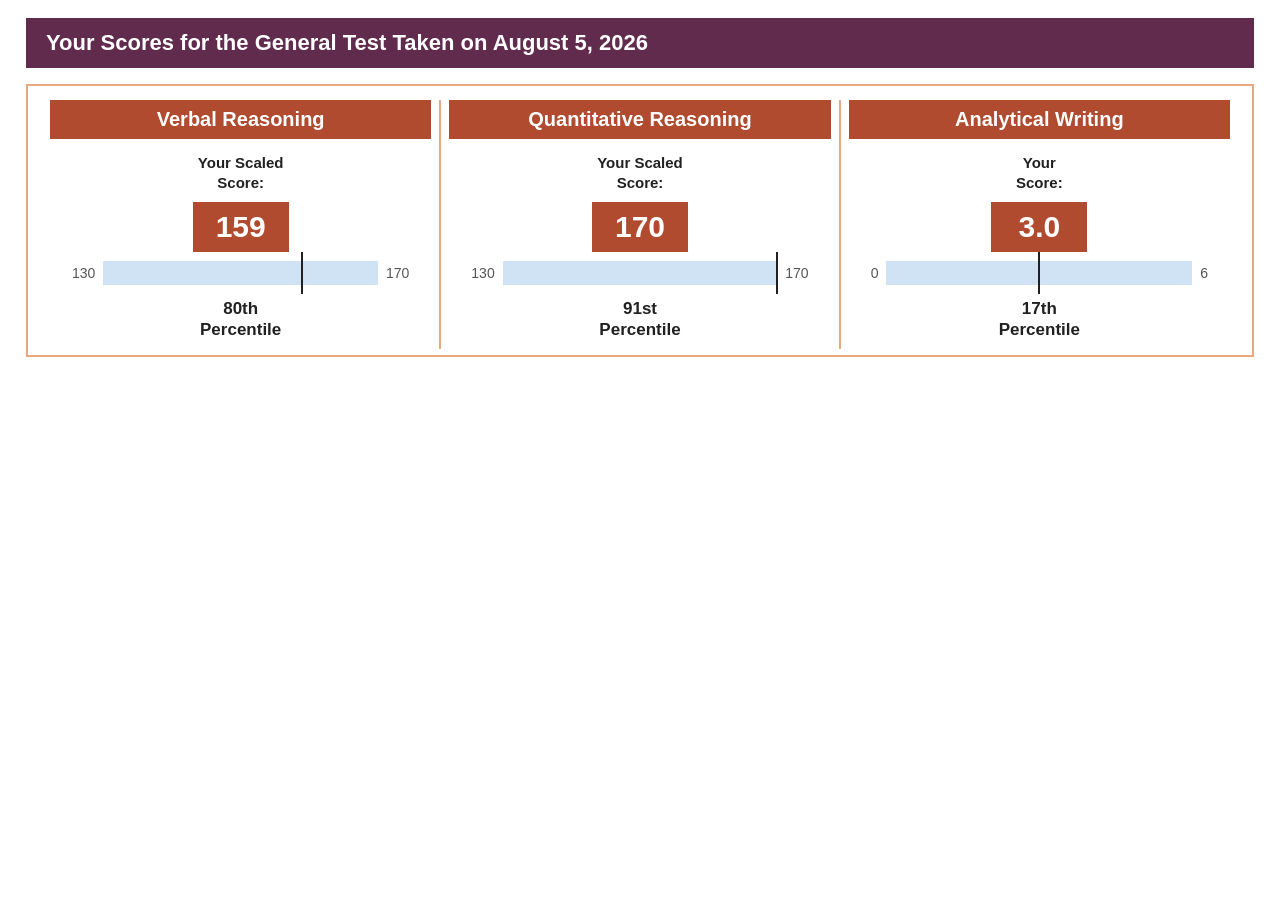
<file: test.html>
<!DOCTYPE html>
<html lang="en-us">
<head>
	<meta charset="utf-8">
	<meta name="viewport" content="width=device-width, initial-scale=1.0">
	<title>Your Scores for the General Test</title>
	<style type="text/css">
		/* ===== 基础 ===== */
		* { box-sizing: border-box; }
		html, body { margin: 0; padding: 0; }
		body {
			font-family: "Segoe UI", "Helvetica Neue", Arial, sans-serif;
			color: #212121;
			background: #ffffff;
			padding: 18px 26px;
			font-size: 16px;
		}

		/* ===== 深紫色横幅 ===== */
		.banner {
			background: #602b4c;
			color: #ffffff;
			font-weight: 700;
			font-size: 22px;
			padding: 12px 20px;
			margin-bottom: 16px;
		}

		/* ===== 橙框三列成绩卡容器 ===== */
		.score-cards {
			border: 2px solid #e8a77d;
			padding: 14px 14px 6px 14px;
			margin-bottom: 22px;
		}
		.cards-grid {
			display: flex;
			gap: 0;
		}
		.card {
			flex: 1 1 0;
			display: flex;
			flex-direction: column;
			align-items: center;
			text-align: center;
			padding: 0 8px;
		}
		.card + .card {
			border-left: 2px solid #e8a77d;
		}

		/* 卡头（橙红） */
		.card-title {
			background: #b04b2f;
			color: #ffffff;
			font-weight: 700;
			font-size: 20px;
			width: 100%;
			padding: 8px 0;
			margin-bottom: 14px;
		}

		/* 提示文案 */
		.score-label {
			font-weight: 700;
			font-size: 15px;
			line-height: 1.3;
			margin-bottom: 10px;
		}

		/* 大分数块 */
		.score-box {
			background: #b04b2f;
			color: #ffffff;
			font-weight: 700;
			font-size: 30px;
			min-width: 96px;
			padding: 8px 0;
			margin-bottom: 6px;
		}

		/* 分数条 + 刻度 */
		.scale {
			display: flex;
			align-items: center;
			width: 100%;
			padding: 0 14px;
			position: relative;
			margin-bottom: 8px;
		}
		.scale .min, .scale .max {
			font-size: 14px;
			color: #555;
			padding: 0 8px;
			white-space: nowrap;
		}
		.bar-wrap {
			flex: 1;
			position: relative;
			height: 30px;
		}
		.bar {
			position: absolute;
			top: 50%;
			transform: translateY(-50%);
			height: 24px;
			width: 100%;
			background: #d0e3f4;
		}
		/* 标记线（定位在分数处） */
		.marker {
			position: absolute;
			top: 50%;
			transform: translate(-50%, -50%);
			height: 42px;
			width: 2px;
			background: #212121;
		}

		/* 百分位 */
		.percentile {
			font-weight: 700;
			font-size: 17px;
			line-height: 1.25;
			margin-top: 2px;
			margin-bottom: 8px;
		}
		.sub {
			display: block;
		}

		/* ===== Your Test Score History 横幅 ===== */
		.banner.history-banner { margin-top: 6px; }

		/* ===== General Test Scores 标题 ===== */
		.section-title {
			font-weight: 700;
			font-size: 19px;
			color: #3b2a3a;
			margin: 18px 0 12px 0;
		}

		/* ===== 明细表 ===== */
		table.history {
			border-collapse: collapse;
			width: 100%;
			font-size: 15px;
		}
		table.history th, table.history td {
			border: 1px solid #d9d9d9;
			padding: 9px 12px;
			text-align: center;
			font-weight: 700;
		}
		/* 第一组表头（科目，红底） */
		table.history thead tr.group th {
			background: #b04b2f;
			color: #ffffff;
			font-size: 16px;
		}
		/* 顶左空单元格（Test Date 列上方，无内容） */
		table.history thead tr.group th.blank {
			background: #ffffff;
			border: none;
		}
		/* 第二组表头（Test Date 灰粉 + 子列白） */
		table.history thead tr.sub th.first-col {
			background: #f4e4e6;
			color: #4b2a36;
			text-align: left;
		}
		table.history thead tr.sub th.sub-col {
			background: #f7f7f7;
			color: #333;
		}
		/* 数据行 */
		table.history tbody td {
			font-weight: 700;
			color: #333;
			background: #ffffff;
		}
		table.history tbody td.first-col {
			text-align: left;
		}
	</style>
</head>
<body>

	<!-- 顶部横幅 -->
	<div class="banner">Your Scores for the General Test Taken on August 5, 2026</div>

	<!-- 三列成绩卡 -->
	<div class="score-cards">
		<div class="cards-grid">

			<!-- Verbal Reasoning -->
			<div class="card">
				<div class="card-title">Verbal Reasoning</div>
				<div class="score-label">Your Scaled<br>Score:</div>
				<div class="score-box">159</div>
				<div class="scale">
					<span class="min">130</span>
					<div class="bar-wrap">
						<div class="bar"></div>
						<div class="marker" style="left: 72.5%;"></div>
					</div>
					<span class="max">170</span>
				</div>
				<div class="percentile">80th<span class="sub">Percentile</span></div>
			</div>

			<!-- Quantitative Reasoning -->
			<div class="card">
				<div class="card-title">Quantitative Reasoning</div>
				<div class="score-label">Your Scaled<br>Score:</div>
				<div class="score-box">170</div>
				<div class="scale">
					<span class="min">130</span>
					<div class="bar-wrap">
						<div class="bar"></div>
						<div class="marker" style="left: 100%;"></div>
					</div>
					<span class="max">170</span>
				</div>
				<div class="percentile">91st<span class="sub">Percentile</span></div>
			</div>

			<!-- Analytical Writing -->
			<div class="card">
				<div class="card-title">Analytical Writing</div>
				<div class="score-label">Your<br>Score:</div>
				<div class="score-box">3.0</div>
				<div class="scale">
					<span class="min">0</span>
					<div class="bar-wrap">
						<div class="bar"></div>
						<div class="marker" style="left: 50%;"></div>
					</div>
					<span class="max">6</span>
				</div>
				<div class="percentile">17th<span class="sub">Percentile</span></div>
			</div>

		</div>
	</div>


</body>
</html>
</file>
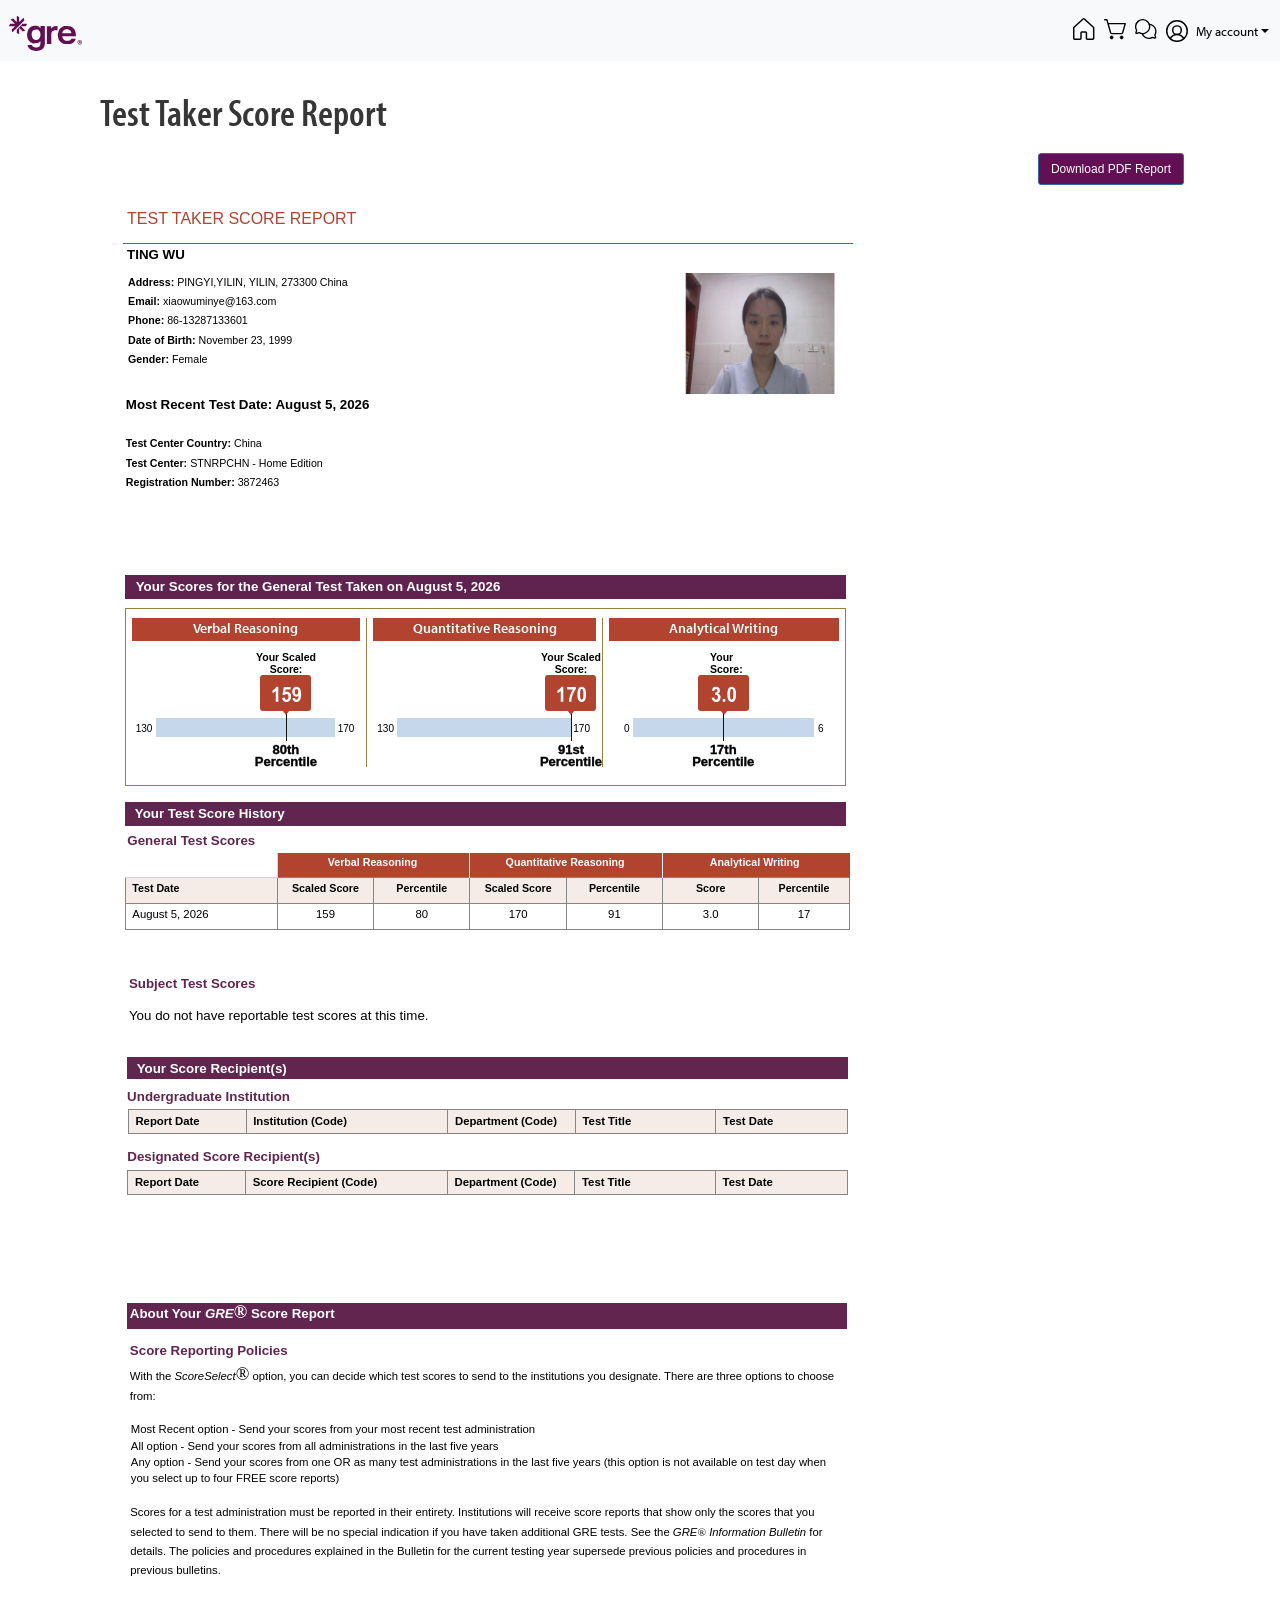
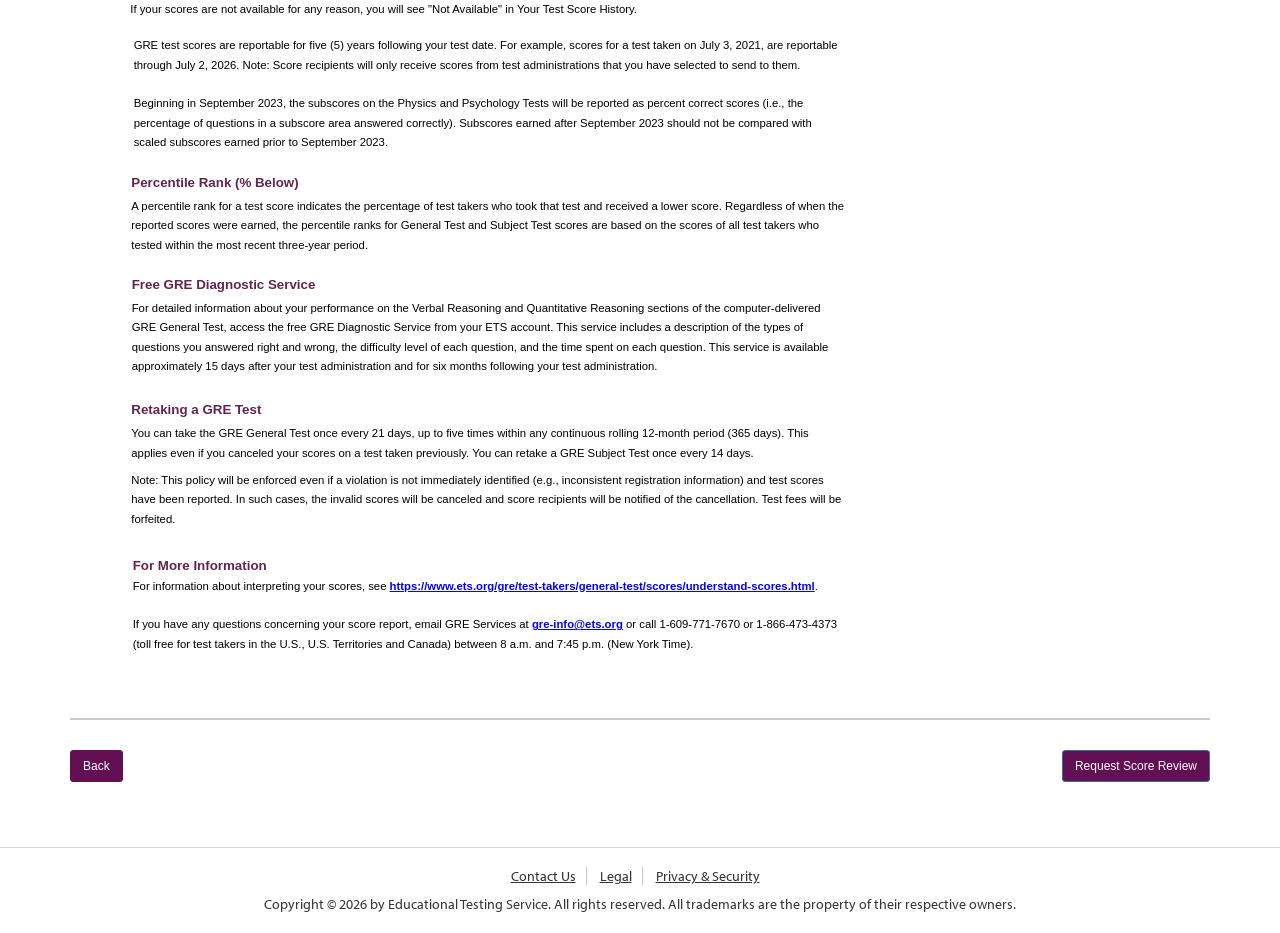
<file: ereg/scorereports/ensrGRIScorereport/core.html>
<!DOCTYPE html>
<html lang="en-us" class="k-webkit k-webkit152 wf-myriadprocondensed-n7-active wf-myriadprocondensed-n4-active wf-myriadprocondensed-n6-active wf-myriadprocondensed-i7-active wf-myriadprocondensed-i4-active wf-myriadprocondensed-i3-active wf-myriadpro-n7-active wf-myriadpro-i7-active wf-myriadpro-i4-active wf-myriadpro-n3-active wf-myriadpro-n4-active wf-myriadpro-n6-active wf-myriadpro-i6-active wf-aktivgrotesk-n4-active wf-aktivgrotesk-i4-active wf-aktivgrotesk-n7-active wf-aktivgrotesk-i7-active wf-active"><head><meta http-equiv="Content-Type" content="text/html; charset=utf-8">
     
	<meta http-equiv="X-UA-Compatible" content="IE=edge">
	
	
	<meta name="viewport" content="width=830, user-scalable=yes">
	<meta name="description" content="">
	<meta name="author" content="Irfan Ali @ ETS">
	<meta name="contextPath" content="/ereg">
	
	
	
	
	
	
	
	
	
	
	
	
    
    
    
    
    

    
    
    
    
    

    

    

    
    



		

		

	






	
	
	<style type="text/css">.tk-myriad-pro-condensed{font-family:"myriad-pro-condensed",sans-serif;}.tk-myriad-pro{font-family:"myriad-pro",sans-serif;}.tk-aktiv-grotesk{font-family:"aktiv-grotesk",sans-serif;}</style><style type="text/css"></style>

	









	<link href="./assets/bootstrap-3.3.1.min.css" rel="stylesheet" media="screen">
		
		<link href="./assets/jquery-ui.min.css" rel="stylesheet" media="screen, print">
		<link href="./assets/kendo.common.min.css" rel="stylesheet" media="screen, print">
		<link href="./assets/kendo.default.min.css" rel="stylesheet" media="screen, print">
		<link href="./assets/kendo.bootstrap.min.css" rel="stylesheet" media="screen, print">
		<link href="./assets/ereg-common.css" rel="stylesheet" media="screen, print">
		<link href="./assets/navigation.css" rel="stylesheet" media="screen, print">
		

	
		<link href="./assets/GRI.css" rel="stylesheet" media="screen, print">
	
	





	
	

	
	<style id="_goober"> .go2933276541{position:fixed;display:block;width:100%;height:0px;margin:0px;padding:0px;overflow:visible;transform-style:preserve-3d;background:transparent;backface-visibility:hidden;pointer-events:none;left:0px;z-index:9998;}.go2369186930{top:0px;z-index:9999;height:100%;width:100%;}.go1348078617{bottom:0px;}.go2417249464{position:fixed;z-index:9989;}.go3921366393{left:0;bottom:0;}.go3967842156{right:0;bottom:0;}.go613305155{left:0;top:0;}.go471583506{right:0;top:0;}.go3670563033{position:relative;overflow:hidden;display:none;}.go1041095097{display:block;}.go1632949049{position:absolute;pointer-events:none;width:101vw;height:101vh;background:rgba(0,0,0,0.7);opacity:0;z-index:-1;}.go2512015367{z-index:99998;opacity:0.8;visibility:visible;pointer-events:all;cursor:pointer;}.go1432718904{overflow:hidden;}.go812842568{display:block !important;position:static !important;box-sizing:border-box !important;background:transparent !important;border:none;min-height:0px !important;max-height:none !important;margin:0px;padding:0px !important;height:100% !important;width:1px !important;max-width:100% !important;min-width:100% !important;}.go722322694{transition:none !important;}.go3064412225{z-index:99999;visibility:hidden;position:absolute;inset:50vh auto auto 50%;left:50%;top:50%;transform:translate(-50%,-50%) translateY(100vh);pointer-events:none;max-height:95%;max-width:95%;}.go1656994552{pointer-events:auto !important;visibility:visible;transform:translate(-50%,-50%) translateY(0);transition:transform 0.75s linear(0,0.006,0.023 2.2%,0.096 4.8%,0.532 15.4%,0.72 21%,0.793,0.853 26.7%,0.902,0.941,0.968 36.2%,0.987 39.7%,1 43.7%,1.007 48.3%,1.009 55.3%,1.002 78.2%,1 );}.go456419034{transition:opacity 0.3s ease-in;}.go3128134379{pointer-events:auto !important;visibility:visible !important;max-height:95vh !important;transition:max-height 1s ease-in;}.go494047706{z-index:9999;width:100%;max-height:95%;position:fixed;visibility:hidden;}.go2481764524{z-index:9999;width:100%;max-height:95%;position:fixed;visibility:hidden;bottom:0px;}.go2685733372{visibility:hidden;}.go2985984737{visibility:visible !important;}.go3281949485{pointer-events:auto !important;visibility:visible !important;max-height:95vh !important;transform:none !important;}.go3508454897{z-index:9999;width:100%;max-height:95%;position:fixed;visibility:hidden;transition:transform 1s linear(0,0.006,0.022 2.3%,0.091 5.1%,0.18 7.6%,0.508 16.3%,0.607,0.691,0.762,0.822 28.4%,0.872,0.912 35.1%,0.944 38.9%,0.968 43%,0.985 47.6%,0.996 53.1%,1.001 58.4%,1.003 65.1%,1 );}.go988075951{z-index:9999;position:fixed;left:10px;top:10px;max-height:95vh !important;max-width:95%;visibility:hidden;}.go2699082514{z-index:9999;position:fixed;right:10px;top:10px;max-height:95vh !important;max-width:95%;visibility:hidden;}.go1595992025{z-index:9999;position:fixed;left:10px;bottom:10px;max-height:95vh !important;max-width:95%;visibility:hidden;}.go1222083472{z-index:9999;position:fixed;right:10px;bottom:10px;max-height:95vh !important;max-width:95%;visibility:hidden;}.go26732895{cursor:pointer;}.go2083580917{display:flex;justify-content:center;align-items:center;}</style>
	
	
	
	
	
	
    <link href="./assets/personalisedHome.css" rel="stylesheet">
    
    
        
    
	

	

	
	

	<title>GRE Score Report</title>
	
		
		
		
			
		
	

	<style id="scroll-margin-style"> * { scroll-margin-top: 61px } </style><link rel="stylesheet" href="./assets/fonts.css"></head><body class="hse"><div id="hs-web-interactives-top-push-anchor" class="go3670563033"></div><div id="breakpoints"></div>
		

		
        
                
    

		


	
	


	<a href="#" class="skip-navigation sr-only sr-only-focusable" data-local-only="true">Skip to main content</a>
		<div class="wrapper">
			<div id="blocker" class="bodyOverlay"></div>
			<div class="page-wrapper">
				
					
				

				<div id="timeoutwarningdialog" title="Timeout Warning"></div>

				
				

					















 <link href="./assets/personalisedHome.css" rel="stylesheet">

<link rel="stylesheet" href="./assets/font-awesome.min.css">









<header id="template-header" class="header" role="banner">

<nav class="nav" role="navigation">
	<div class="nav-container">
		<div class="child child1">
					
              		   
              			   
              			   		
              			   
              		   
              		   
              		
			
				
					<span class="programLogo">
						
						
								<img src="./assets/GRI-header-logo.svg" title="GRI Header Logo" alt="GRI Program Logo">
						
						
						
					</span>

				
   			


	
	
	
    
	</div>
		
						
							
								
								
									
								
							
        

		<div class="child">
			<a href="#" data-local-only="true">
				<svg aria-hidden="true" width="30" height="30" viewBox="0 0 30 30" fill="none" stroke="currentColor" xmlns="http://www.w3.org/2000/svg">
					
					<path d="M18.3071 27.7638V20.3465C18.3071 20.0186 18.1768 19.7042 17.945 19.4723C17.7132 19.2405 17.3987 19.1102 17.0709 19.1102H12.126C11.7981 19.1102 11.4837 19.2405 11.2518 19.4723C11.02 19.7042 10.8898 20.0186 10.8898 20.3465V27.7638C10.8898 28.0916 10.7595 28.4061 10.5277 28.6379C10.2958 28.8698 9.98141 29 9.65354 29H2.23622C1.90835 29 1.59392 28.8698 1.36208 28.6379C1.13024 28.4061 1 28.0916 1 27.7638V13.47C1.00277 13.2989 1.03974 13.1301 1.10874 12.9735C1.17774 12.8169 1.27737 12.6758 1.40177 12.5583L13.764 1.32412C13.9919 1.11563 14.2896 1 14.5984 1C14.9073 1 15.205 1.11563 15.4329 1.32412L27.7951 12.5583C27.9195 12.6758 28.0191 12.8169 28.0881 12.9735C28.1571 13.1301 28.1941 13.2989 28.1969 13.47V27.7638C28.1969 28.0916 28.0666 28.4061 27.8348 28.6379C27.6029 28.8698 27.2885 29 26.9606 29H19.5433C19.2154 29 18.901 28.8698 18.6692 28.6379C18.4373 28.4061 18.3071 28.0916 18.3071 27.7638Z" stroke-width="2" stroke-linecap="round" stroke-linejoin="round"></path>
				</svg>

			</a>
		</div>
				
                
                    
                
		<div class="child">
			<a class="cart" href="#" data-local-only="true">
				                        <svg aria-hidden="true" width="32" height="29" viewBox="0 0 32 29" fill="none" stroke="currentColor" xmlns="http://www.w3.org/2000/svg">
                							
                							<path d="M11.08 29C12.3171 29 13.32 27.9971 13.32 26.76C13.32 25.5229 12.3171 24.52 11.08 24.52C9.84285 24.52 8.83997 25.5229 8.83997 26.76C8.83997 27.9971 9.84285 29 11.08 29Z" fill="currentColor"></path>
                							<path d="M25.64 29C26.8771 29 27.88 27.9971 27.88 26.76C27.88 25.5229 26.8771 24.52 25.64 24.52C24.4029 24.52 23.4 25.5229 23.4 26.76C23.4 27.9971 24.4029 29 25.64 29Z" fill="currentColor"></path>
                							<path d="M5.802 6.6H30.918L27.222 19.536C27.0901 20.0055 26.8077 20.4187 26.4182 20.7121C26.0287 21.0055 25.5536 21.1628 25.066 21.16H11.654C11.1664 21.1628 10.6913 21.0055 10.3018 20.7121C9.91226 20.4187 9.62987 20.0055 9.498 19.536L4.43 1.812C4.36303 1.57786 4.22156 1.37192 4.02704 1.2254C3.83252 1.07887 3.59553 0.999744 3.352 1H1" stroke="currentColor" stroke-width="2" stroke-linecap="round" stroke-linejoin="round"></path>
                						</svg>

				<span class="badge badge-success badge-cart" style="display:none;">0</span>

			</a>
		</div>
		
        

		<div class="child">
			<a href="#" data-local-only="true">

				                                            <svg width="33" height="30" viewBox="0 0 33 30" fill="none" xmlns="http://www.w3.org/2000/svg">
				                                                
                												<path d="M2.47126 16.8646C1.16504 14.6639 0.707197 12.062 1.18372 9.54765C1.66025 7.03327 3.03835 4.77937 5.05921 3.20924C7.08007 1.63912 9.60465 0.860806 12.1588 1.02048C14.7129 1.18015 17.1209 2.26682 18.9305 4.0764C20.7401 5.88598 21.8268 8.29397 21.9864 10.8481C22.1461 13.4023 21.3678 15.9268 19.7977 17.9477C18.2275 19.9686 15.9736 21.3467 13.4593 21.8232C10.9449 22.2997 8.34303 21.8419 6.14236 20.5357L2.51496 21.57C2.3655 21.612 2.20755 21.6135 2.05734 21.5742C1.90714 21.5349 1.7701 21.4564 1.66032 21.3466C1.55054 21.2368 1.47198 21.0998 1.43272 20.9496C1.39346 20.7994 1.39492 20.6414 1.43694 20.492L2.47126 16.8646Z" stroke="currentColor" stroke-width="2" stroke-linecap="round" stroke-linejoin="round"></path>
                												<path d="M10.9207 21.9924C11.4341 23.4563 12.2663 24.7878 13.3571 25.8908C14.4479 26.9938 15.7701 27.8408 17.2281 28.3705C18.6862 28.9002 20.2437 29.0994 21.7881 28.9537C23.3325 28.8081 24.8253 28.3212 26.1587 27.5282V27.5282L29.7861 28.5625C29.9355 28.6046 30.0935 28.606 30.2437 28.5668C30.3939 28.5275 30.5309 28.4489 30.6407 28.3392C30.7505 28.2294 30.829 28.0923 30.8683 27.9421C30.9076 27.7919 30.9061 27.634 30.8641 27.4845L29.8298 23.8571C30.7532 22.3071 31.2605 20.5449 31.3027 18.7411C31.3449 16.9374 30.9204 15.1534 30.0705 13.5619C29.2205 11.9705 27.9739 10.6255 26.4514 9.65745C24.9289 8.68938 23.1821 8.13099 21.3804 8.03641" stroke="currentColor" stroke-width="2" stroke-linecap="round" stroke-linejoin="round"></path>
                											</svg>


			</a>
		</div>

		

		
		



		<div class="child">
			
			<li role="presentation" class="dropdown">
					<a class="dropdown-toggle" data-toggle="dropdown" href="#" role="button" aria-expanded="false" data-local-only="true">
						<svg aria-hidden="true" width="30" height="35" viewBox="0 0 30 30" fill="none" stroke="currentColor" xmlns="http://www.w3.org/2000/svg">
					
					<path d="M15 29C22.732 29 29 22.732 29 15C29 7.26801 22.732 1 15 1C7.26801 1 1 7.26801 1 15C1 22.732 7.26801 29 15 29Z" stroke="currentColor" stroke-width="2" stroke-linecap="round" stroke-linejoin="round"></path>
					<path d="M15 19.6667C18.2217 19.6667 20.8334 17.055 20.8334 13.8333C20.8334 10.6117 18.2217 8 15 8C11.7784 8 9.16669 10.6117 9.16669 13.8333C9.16669 17.055 11.7784 19.6667 15 19.6667Z" stroke="currentColor" stroke-width="2" stroke-linecap="round" stroke-linejoin="round"></path>
					<path d="M5.63745 25.4125C6.51524 23.6835 7.85464 22.2314 9.5072 21.217C11.1598 20.2027 13.0609 19.6658 15 19.6658C16.939 19.6658 18.8401 20.2027 20.4927 21.217C22.1453 22.2314 23.4847 23.6835 24.3624 25.4125" stroke="currentColor" stroke-width="2" stroke-linecap="round" stroke-linejoin="round"></path>
				</svg>
						<span>My account<span class="caret"></span></span>
					</a>

			
				<ul class="dropdown-menu" role="menu">
						        <li><span style="margin-left:20px;">ETS ID:</span>
											5RGB62E8
								</li>
							    <li><a href="#" data-local-only="true">Personal Information and Preferences</a></li>
				  				<li><a href="#" data-local-only="true">Change Password</a></li>
							  	<li id="securityDiv"><a href="#" data-local-only="true">Manage Security Profile</a></li>
								
								<li><a href="#" data-local-only="true">Background Information</a></li>
								<li><a href="#" data-local-only="true">Accommodations</a></li>
								
                                   <li>
                                        <a href="#" data-local-only="true">My Vouchers</a>
                                   </li>
                                
							    

							    <li>
                                    <a href="#" data-local-only="true">Sign Out</a>
                                </li>
								</ul>
							  </li>
							
                            


						
        				
						


						
				
			
			

		</div>

	</div>
</nav>


<div id="countDownTimer" style="text-align: center; margin: auto; display: none;">
  <b><div id="countdown-timer-tiles" class="btn-primary"></div></b>
</div>


</header>


				

				
			

      <div id="template-main-wrapper" class=" ">
				

				<div class="container top-margin" id="contentMain" role="main">
					

<div class="content-wrapper" id="scoreTable">

<h1>Test Taker Score Report</h1>


	
		
		
			
			
		 		<div align="right">			
			 	<a class="btn btn-primary" href="./download.html"> 				
						Download PDF Report</a>
				</div>
			
			

			
		 		<meta http-equiv="Content-Style-Type" content="text/css"><meta http-equiv="Content-Script-Type" content="text/javascript"><meta http-equiv="Last-Modified" content="09/11/2026 07:59:45"><meta name="Language" content="en-US"><meta name="Photo" content="NOPHOTO"><style type="text/css">.ap{background-color:Transparent;border:1pt none Black;}.a468xB{border:1pt none Black;background-color:Transparent;}.a22v{word-wrap:break-word;white-space:pre-wrap;min-width: 79.67mm;overflow:hidden;WIDTH:79.67mm;HEIGHT:5.86mm;padding-left:2pt;padding-top:2pt;padding-right:2pt;padding-bottom:2pt;border:1pt none Black;background-color:Transparent;}.a22{word-wrap:break-word;white-space:pre-wrap;WIDTH:100%;HEIGHT:100%;overflow:hidden;font-size:0pt;unicode-bidi:normal;direction:ltr;layout-flow:horizontal;writing-mode:lr-tb;vertical-align:top;}.a21{text-align:left;}.a20{font-family:Arial;font-size:12pt;font-weight:400;font-style:normal;text-decoration:none;color:#b2432f;}.a44{border:1pt none Black;background-color:Transparent;}.a26v{word-wrap:break-word;white-space:pre-wrap;min-width: 112.05mm;overflow:hidden;WIDTH:112.05mm;HEIGHT:5.84mm;padding-left:2pt;padding-top:2pt;padding-right:2pt;padding-bottom:2pt;border:1pt none Black;background-color:Transparent;}.a26{word-wrap:break-word;white-space:pre-wrap;WIDTH:100%;HEIGHT:100%;overflow:hidden;font-size:0pt;unicode-bidi:normal;direction:ltr;layout-flow:horizontal;writing-mode:lr-tb;vertical-align:top;}.a25{text-align:left;}.a24{font-family:Arial;font-size:10pt;font-weight:700;font-style:normal;text-decoration:none;color:Black;}.a32{border:1pt none Black;background-color:Transparent;}.a29{word-wrap:break-word;white-space:pre-wrap;padding-left:2pt;padding-top:2pt;padding-right:2pt;padding-bottom:2pt;border:1pt solid #d3d3d3;background-color:Transparent;font-style:normal;font-family:Arial;font-size:10pt;font-weight:700;text-decoration:none;unicode-bidi:normal;color:Black;direction:ltr;layout-flow:horizontal;writing-mode:lr-tb;vertical-align:middle;text-align:center;}.a35{word-wrap:break-word;white-space:pre-wrap;padding-left:2pt;padding-top:2pt;padding-right:2pt;padding-bottom:2pt;border:1pt none Black;background-color:Transparent;font-size:0pt;unicode-bidi:normal;direction:ltr;layout-flow:horizontal;writing-mode:lr-tb;vertical-align:bottom;}.a34{text-align:left;}.a33{font-family:Arial;font-size:8pt;font-weight:400;font-style:normal;text-decoration:none;color:Black;}.a42v{word-wrap:break-word;white-space:pre-wrap;min-width: 142.18mm;overflow:hidden;WIDTH:142.18mm;HEIGHT:22.82mm;padding-left:2pt;padding-top:2pt;padding-right:2pt;padding-bottom:2pt;border:1pt none Black;background-color:Transparent;}.a42{word-wrap:break-word;white-space:pre-wrap;WIDTH:100%;HEIGHT:100%;overflow:hidden;font-size:0pt;unicode-bidi:normal;direction:ltr;layout-flow:horizontal;writing-mode:lr-tb;vertical-align:top;}.a37{text-align:left;}.a36{font-family:Arial;font-size:10pt;font-weight:700;font-style:normal;text-decoration:none;color:Black;}.a39{text-align:left;}.a38{font-family:Arial;font-size:8pt;font-weight:400;font-style:normal;text-decoration:none;color:Black;}.a41{text-align:left;}.a40{font-family:Arial;font-size:8pt;font-weight:400;font-style:normal;text-decoration:none;color:Black;}.a209{border:1pt none Black;background-color:Transparent;}.a102{word-wrap:break-word;white-space:pre-wrap;padding-left:2pt;padding-top:2pt;padding-right:2pt;padding-bottom:2pt;border:1pt none Black;background-color:#62254f;font-style:normal;font-family:Arial;font-size:10pt;font-weight:700;text-decoration:none;unicode-bidi:normal;color:White;direction:ltr;layout-flow:horizontal;writing-mode:lr-tb;vertical-align:middle;text-align:left;}.a105l{word-wrap:break-word;white-space:pre-wrap;padding-left:2pt;padding-top:2pt;padding-right:2pt;padding-bottom:2pt;border:1pt none Black;background-color:Transparent;font-style:normal;font-family:Arial;font-size:10pt;font-weight:700;text-decoration:none;unicode-bidi:normal;color:#62254f;direction:ltr;layout-flow:horizontal;writing-mode:lr-tb;vertical-align:top;text-align:left;}.a201{border:1pt none Black;background-color:Transparent;}.a108c{padding-left:2pt;padding-top:2pt;padding-right:2pt;padding-bottom:2pt;border-bottom:1pt solid #d3d3d3;border-right:1pt solid #d3d3d3;background-color:Transparent;vertical-align:top;text-align:left;direction:ltr;layout-flow:horizontal;writing-mode:lr-tb;min-width: 40.17mm;WIDTH:40.17mm;}.a119c{padding-left:2pt;padding-top:2pt;padding-right:2pt;padding-bottom:2pt;border:1pt none Black;border-left:1pt solid #a65200;border-right:1pt solid White;background-color:#b2432f;vertical-align:middle;direction:ltr;layout-flow:horizontal;writing-mode:lr-tb;min-width: 50.80mm;WIDTH:50.80mm;}.a119{word-wrap:break-word;white-space:pre-wrap;font-size:0pt;unicode-bidi:normal;direction:ltr;layout-flow:horizontal;writing-mode:lr-tb;vertical-align:middle;}.a118{text-align:center;}.a117{font-family:Arial;font-size:8pt;font-weight:700;font-style:normal;text-decoration:none;color:White;}.a136c{padding-left:2pt;padding-top:2pt;padding-right:2pt;padding-bottom:2pt;border:1pt none Black;border-left:1pt solid White;border-right:1pt solid White;background-color:#b2432f;vertical-align:middle;direction:ltr;layout-flow:horizontal;writing-mode:lr-tb;min-width: 50.80mm;WIDTH:50.80mm;}.a136{word-wrap:break-word;white-space:pre-wrap;font-size:0pt;unicode-bidi:normal;direction:ltr;layout-flow:horizontal;writing-mode:lr-tb;vertical-align:middle;}.a135{text-align:center;}.a134{font-family:Arial;font-size:8pt;font-weight:700;font-style:normal;text-decoration:none;color:White;}.a151c{padding-left:2pt;padding-top:2pt;padding-right:2pt;padding-bottom:2pt;border:1pt none Black;border-left:1pt solid White;border-right:1pt solid #a65200;background-color:#b2432f;vertical-align:middle;direction:ltr;layout-flow:horizontal;writing-mode:lr-tb;min-width: 49.21mm;WIDTH:49.21mm;}.a151{word-wrap:break-word;white-space:pre-wrap;font-size:0pt;unicode-bidi:normal;direction:ltr;layout-flow:horizontal;writing-mode:lr-tb;vertical-align:middle;}.a150{text-align:center;}.a149{font-family:Arial;font-size:8pt;font-weight:700;font-style:normal;text-decoration:none;color:White;}.a112c{padding-left:5pt;padding-top:2pt;padding-right:2pt;padding-bottom:2pt;border:0.25pt solid #858585;background-color:#f5ece8;vertical-align:middle;direction:ltr;layout-flow:horizontal;writing-mode:lr-tb;min-width: 40.17mm;WIDTH:40.17mm;}.a112{word-wrap:break-word;white-space:pre-wrap;font-size:0pt;unicode-bidi:normal;direction:ltr;layout-flow:horizontal;writing-mode:lr-tb;vertical-align:middle;}.a111{text-align:left;}.a110{font-family:Arial;font-size:8pt;font-weight:700;font-style:normal;text-decoration:none;color:Black;}.a123c{padding-left:2pt;padding-top:2pt;padding-right:2pt;padding-bottom:2pt;border:0.25pt solid #858585;background-color:#f5ece8;vertical-align:middle;direction:ltr;layout-flow:horizontal;writing-mode:lr-tb;min-width: 25.40mm;WIDTH:25.40mm;}.a123{word-wrap:break-word;white-space:pre-wrap;font-size:0pt;unicode-bidi:normal;direction:ltr;layout-flow:horizontal;writing-mode:lr-tb;vertical-align:middle;}.a122{text-align:center;}.a121{font-family:Arial;font-size:8pt;font-weight:700;font-style:normal;text-decoration:none;color:Black;}.a129c{padding-left:2pt;padding-top:2pt;padding-right:2pt;padding-bottom:2pt;border:0.25pt solid #858585;background-color:#f5ece8;vertical-align:middle;direction:ltr;layout-flow:horizontal;writing-mode:lr-tb;min-width: 25.40mm;WIDTH:25.40mm;}.a129{word-wrap:break-word;white-space:pre-wrap;font-size:0pt;unicode-bidi:normal;direction:ltr;layout-flow:horizontal;writing-mode:lr-tb;vertical-align:middle;}.a128{text-align:center;}.a127{font-family:Arial;font-size:8pt;font-weight:700;font-style:normal;text-decoration:none;color:Black;}.a140c{padding-left:2pt;padding-top:2pt;padding-right:2pt;padding-bottom:2pt;border:0.25pt solid #858585;background-color:#f5ece8;vertical-align:middle;direction:ltr;layout-flow:horizontal;writing-mode:lr-tb;min-width: 25.40mm;WIDTH:25.40mm;}.a140{word-wrap:break-word;white-space:pre-wrap;font-size:0pt;unicode-bidi:normal;direction:ltr;layout-flow:horizontal;writing-mode:lr-tb;vertical-align:middle;}.a139{text-align:center;}.a138{font-family:Arial;font-size:8pt;font-weight:700;font-style:normal;text-decoration:none;color:Black;}.a145c{padding-left:2pt;padding-top:2pt;padding-right:2pt;padding-bottom:2pt;border:0.25pt solid #858585;background-color:#f5ece8;vertical-align:middle;direction:ltr;layout-flow:horizontal;writing-mode:lr-tb;min-width: 25.40mm;WIDTH:25.40mm;}.a145{word-wrap:break-word;white-space:pre-wrap;font-size:0pt;unicode-bidi:normal;direction:ltr;layout-flow:horizontal;writing-mode:lr-tb;vertical-align:middle;}.a144{text-align:center;}.a143{font-family:Arial;font-size:8pt;font-weight:700;font-style:normal;text-decoration:none;color:Black;}.a155c{padding-left:2pt;padding-top:2pt;padding-right:2pt;padding-bottom:2pt;border:0.25pt solid #858585;background-color:#f5ece8;vertical-align:middle;direction:ltr;layout-flow:horizontal;writing-mode:lr-tb;min-width: 25.40mm;WIDTH:25.40mm;}.a155{word-wrap:break-word;white-space:pre-wrap;font-size:0pt;unicode-bidi:normal;direction:ltr;layout-flow:horizontal;writing-mode:lr-tb;vertical-align:middle;}.a154{text-align:center;}.a153{font-family:Arial;font-size:8pt;font-weight:700;font-style:normal;text-decoration:none;color:Black;}.a160c{padding-left:2pt;padding-top:2pt;padding-right:2pt;padding-bottom:2pt;border:0.25pt solid #858585;background-color:#f5ece8;vertical-align:middle;direction:ltr;layout-flow:horizontal;writing-mode:lr-tb;min-width: 23.81mm;WIDTH:23.81mm;}.a160{word-wrap:break-word;white-space:pre-wrap;font-size:0pt;unicode-bidi:normal;direction:ltr;layout-flow:horizontal;writing-mode:lr-tb;vertical-align:middle;}.a159{text-align:center;}.a158{font-family:Arial;font-size:8pt;font-weight:700;font-style:normal;text-decoration:none;color:Black;}.a167c{padding-left:5pt;padding-top:2pt;padding-right:2pt;padding-bottom:2pt;border:0.25pt solid #858585;background-color:Transparent;vertical-align:middle;direction:ltr;layout-flow:horizontal;writing-mode:lr-tb;min-width: 40.17mm;WIDTH:40.17mm;}.a167{word-wrap:break-word;white-space:pre-wrap;font-size:0pt;unicode-bidi:normal;direction:ltr;layout-flow:horizontal;writing-mode:lr-tb;vertical-align:middle;}.a166{text-align:left;}.a165{font-family:Arial;font-size:8.5pt;font-weight:400;font-style:normal;text-decoration:none;color:Black;}.a171c{padding-left:0pt;padding-top:0pt;padding-right:0pt;padding-bottom:0pt;border:0.25pt solid #858585;background-color:Transparent;vertical-align:middle;direction:ltr;layout-flow:horizontal;writing-mode:lr-tb;min-width: 25.40mm;WIDTH:25.40mm;}.a171{word-wrap:break-word;white-space:pre-wrap;font-size:0pt;unicode-bidi:normal;direction:ltr;layout-flow:horizontal;writing-mode:lr-tb;vertical-align:middle;}.a170{text-align:center;}.a169{font-family:Arial;font-size:8.5pt;font-weight:400;font-style:normal;text-decoration:none;color:Black;}.a175c{padding-left:0pt;padding-top:0pt;padding-right:0pt;padding-bottom:0pt;border:0.25pt solid #858585;background-color:Transparent;vertical-align:middle;direction:ltr;layout-flow:horizontal;writing-mode:lr-tb;min-width: 25.40mm;WIDTH:25.40mm;}.a175{word-wrap:break-word;white-space:pre-wrap;font-size:0pt;unicode-bidi:normal;direction:ltr;layout-flow:horizontal;writing-mode:lr-tb;vertical-align:middle;}.a174{text-align:center;}.a173{font-family:Arial;font-size:8.5pt;font-weight:400;font-style:normal;text-decoration:none;color:Black;}.a179c{padding-left:0pt;padding-top:0pt;padding-right:0pt;padding-bottom:0pt;border:0.25pt solid #858585;background-color:Transparent;vertical-align:middle;direction:ltr;layout-flow:horizontal;writing-mode:lr-tb;min-width: 25.40mm;WIDTH:25.40mm;}.a179{word-wrap:break-word;white-space:pre-wrap;font-size:0pt;unicode-bidi:normal;direction:ltr;layout-flow:horizontal;writing-mode:lr-tb;vertical-align:middle;}.a178{text-align:center;}.a177{font-family:Arial;font-size:8.5pt;font-weight:400;font-style:normal;text-decoration:none;color:Black;}.a183c{padding-left:0pt;padding-top:0pt;padding-right:0pt;padding-bottom:0pt;border:0.25pt solid #858585;background-color:Transparent;vertical-align:middle;direction:ltr;layout-flow:horizontal;writing-mode:lr-tb;min-width: 25.40mm;WIDTH:25.40mm;}.a183{word-wrap:break-word;white-space:pre-wrap;font-size:0pt;unicode-bidi:normal;direction:ltr;layout-flow:horizontal;writing-mode:lr-tb;vertical-align:middle;}.a182{text-align:center;}.a181{font-family:Arial;font-size:8.5pt;font-weight:400;font-style:normal;text-decoration:none;color:Black;}.a187c{padding-left:0pt;padding-top:0pt;padding-right:0pt;padding-bottom:0pt;border:0.25pt solid #858585;background-color:Transparent;vertical-align:middle;direction:ltr;layout-flow:horizontal;writing-mode:lr-tb;min-width: 25.40mm;WIDTH:25.40mm;}.a187{word-wrap:break-word;white-space:pre-wrap;font-size:0pt;unicode-bidi:normal;direction:ltr;layout-flow:horizontal;writing-mode:lr-tb;vertical-align:middle;}.a186{text-align:center;}.a185{font-family:Arial;font-size:8.5pt;font-weight:400;font-style:normal;text-decoration:none;color:Black;}.a191c{padding-left:0pt;padding-top:0pt;padding-right:0pt;padding-bottom:0pt;border:0.25pt solid #858585;background-color:Transparent;vertical-align:middle;direction:ltr;layout-flow:horizontal;writing-mode:lr-tb;min-width: 23.81mm;WIDTH:23.81mm;}.a191{word-wrap:break-word;white-space:pre-wrap;font-size:0pt;unicode-bidi:normal;direction:ltr;layout-flow:horizontal;writing-mode:lr-tb;vertical-align:middle;}.a190{text-align:center;}.a189{font-family:Arial;font-size:8.5pt;font-weight:400;font-style:normal;text-decoration:none;color:Black;}.a204{word-wrap:break-word;white-space:pre-wrap;padding-left:0pt;padding-top:2pt;padding-right:0pt;padding-bottom:2pt;border:1pt none Black;background-color:Transparent;font-size:0pt;unicode-bidi:normal;direction:ltr;layout-flow:horizontal;writing-mode:lr-tb;vertical-align:top;}.a203{text-align:left;}.a202{font-family:Arial;font-size:7pt;font-weight:400;font-style:normal;text-decoration:none;color:Black;}.a275{border:1pt none Black;background-color:Transparent;}.a212l{word-wrap:break-word;white-space:pre-wrap;padding-left:2pt;padding-top:2pt;padding-right:2pt;padding-bottom:2pt;border:1pt none Black;background-color:Transparent;font-style:normal;font-family:Arial;font-size:10pt;font-weight:700;text-decoration:none;unicode-bidi:normal;color:#62254f;direction:ltr;layout-flow:horizontal;writing-mode:lr-tb;vertical-align:top;text-align:left;}.a273v{word-wrap:break-word;white-space:pre-wrap;min-width: 190.23mm;overflow:hidden;WIDTH:190.23mm;HEIGHT:6.35mm;padding-left:2pt;padding-top:2pt;padding-right:2pt;padding-bottom:2pt;border:1pt none Black;background-color:Transparent;}.a273l{word-wrap:break-word;white-space:pre-wrap;WIDTH:100%;HEIGHT:100%;overflow:hidden;font-style:normal;font-family:Arial;font-size:10pt;font-weight:400;text-decoration:none;unicode-bidi:normal;color:Black;direction:ltr;layout-flow:horizontal;writing-mode:lr-tb;vertical-align:top;text-align:left;}.a278{word-wrap:break-word;white-space:pre-wrap;padding-left:2pt;padding-top:2pt;padding-right:2pt;padding-bottom:2pt;border:1pt none Black;background-color:#62254f;font-style:normal;font-family:Arial;font-size:10pt;font-weight:700;text-decoration:none;unicode-bidi:normal;color:White;direction:ltr;layout-flow:horizontal;writing-mode:lr-tb;vertical-align:middle;text-align:left;}.a338{border:1pt none Black;background-color:Transparent;}.a281l{word-wrap:break-word;white-space:pre-wrap;padding-left:0pt;padding-top:2pt;padding-right:2pt;padding-bottom:2pt;background-color:Transparent;font-style:normal;font-family:Arial;font-size:10pt;font-weight:700;text-decoration:none;unicode-bidi:normal;color:#62254f;direction:ltr;layout-flow:horizontal;writing-mode:lr-tb;vertical-align:middle;text-align:left;}.a336{border:1pt none Black;background-color:Transparent;}.a286cl{padding-left:5pt;padding-top:2pt;padding-right:2pt;padding-bottom:2pt;border:0.25pt solid #858585;background-color:#f5ece8;vertical-align:middle;text-align:left;direction:ltr;layout-flow:horizontal;writing-mode:lr-tb;min-width: 31.15mm;WIDTH:31.15mm;}.a286{word-wrap:break-word;white-space:pre-wrap;font-style:normal;font-family:Arial;font-size:8.5pt;font-weight:700;text-decoration:none;unicode-bidi:normal;color:Black;direction:ltr;layout-flow:horizontal;writing-mode:lr-tb;vertical-align:middle;text-align:left;}.a290cl{padding-left:5pt;padding-top:2pt;padding-right:2pt;padding-bottom:2pt;border:0.25pt solid #858585;background-color:#f5ece8;vertical-align:middle;text-align:left;direction:ltr;layout-flow:horizontal;writing-mode:lr-tb;min-width: 53.40mm;WIDTH:53.40mm;}.a290{word-wrap:break-word;white-space:pre-wrap;font-style:normal;font-family:Arial;font-size:8.5pt;font-weight:700;text-decoration:none;unicode-bidi:normal;color:Black;direction:ltr;layout-flow:horizontal;writing-mode:lr-tb;vertical-align:middle;text-align:left;}.a294cl{padding-left:5pt;padding-top:2pt;padding-right:2pt;padding-bottom:2pt;border:0.25pt solid #858585;background-color:#f5ece8;vertical-align:middle;text-align:left;direction:ltr;layout-flow:horizontal;writing-mode:lr-tb;min-width: 33.75mm;WIDTH:33.75mm;}.a294{word-wrap:break-word;white-space:pre-wrap;font-style:normal;font-family:Arial;font-size:8.5pt;font-weight:700;text-decoration:none;unicode-bidi:normal;color:Black;direction:ltr;layout-flow:horizontal;writing-mode:lr-tb;vertical-align:middle;text-align:left;}.a318cl{padding-left:5pt;padding-top:2pt;padding-right:2pt;padding-bottom:2pt;border:0.25pt solid #858585;background-color:#f5ece8;vertical-align:middle;text-align:left;direction:ltr;layout-flow:horizontal;writing-mode:lr-tb;min-width: 37.20mm;WIDTH:37.20mm;}.a318{word-wrap:break-word;white-space:pre-wrap;font-style:normal;font-family:Arial;font-size:8.5pt;font-weight:700;text-decoration:none;unicode-bidi:normal;color:Black;direction:ltr;layout-flow:horizontal;writing-mode:lr-tb;vertical-align:middle;text-align:left;}.a322cl{padding-left:5pt;padding-top:2pt;padding-right:2pt;padding-bottom:2pt;border:0.25pt solid #858585;background-color:#f5ece8;vertical-align:middle;text-align:left;direction:ltr;layout-flow:horizontal;writing-mode:lr-tb;min-width: 34.84mm;WIDTH:34.84mm;}.a322{word-wrap:break-word;white-space:pre-wrap;font-style:normal;font-family:Arial;font-size:8.5pt;font-weight:700;text-decoration:none;unicode-bidi:normal;color:Black;direction:ltr;layout-flow:horizontal;writing-mode:lr-tb;vertical-align:middle;text-align:left;}.a401{border:1pt none Black;background-color:Transparent;}.a341l{word-wrap:break-word;white-space:pre-wrap;padding-left:0pt;padding-top:2pt;padding-right:2pt;padding-bottom:2pt;background-color:Transparent;font-style:normal;font-family:Arial;font-size:10pt;font-weight:700;text-decoration:none;unicode-bidi:normal;color:#62254f;direction:ltr;layout-flow:horizontal;writing-mode:lr-tb;vertical-align:top;text-align:left;}.a396{border:1pt none Black;background-color:Transparent;}.a346cl{padding-left:5pt;padding-top:2pt;padding-right:2pt;padding-bottom:2pt;border:0.25pt solid #858585;background-color:#f5ece8;vertical-align:middle;text-align:left;direction:ltr;layout-flow:horizontal;writing-mode:lr-tb;min-width: 31.15mm;WIDTH:31.15mm;}.a346{word-wrap:break-word;white-space:pre-wrap;font-style:normal;font-family:Arial;font-size:8.5pt;font-weight:700;text-decoration:none;unicode-bidi:normal;color:Black;direction:ltr;layout-flow:horizontal;writing-mode:lr-tb;vertical-align:middle;text-align:left;}.a350cl{padding-left:5pt;padding-top:2pt;padding-right:2pt;padding-bottom:2pt;border:0.25pt solid #858585;background-color:#f5ece8;vertical-align:middle;text-align:left;direction:ltr;layout-flow:horizontal;writing-mode:lr-tb;min-width: 53.40mm;WIDTH:53.40mm;}.a350{word-wrap:break-word;white-space:pre-wrap;font-style:normal;font-family:Arial;font-size:8.5pt;font-weight:700;text-decoration:none;unicode-bidi:normal;color:Black;direction:ltr;layout-flow:horizontal;writing-mode:lr-tb;vertical-align:middle;text-align:left;}.a354cl{padding-left:5pt;padding-top:2pt;padding-right:2pt;padding-bottom:2pt;border:0.25pt solid #858585;background-color:#f5ece8;vertical-align:middle;text-align:left;direction:ltr;layout-flow:horizontal;writing-mode:lr-tb;min-width: 33.75mm;WIDTH:33.75mm;}.a354{word-wrap:break-word;white-space:pre-wrap;font-style:normal;font-family:Arial;font-size:8.5pt;font-weight:700;text-decoration:none;unicode-bidi:normal;color:Black;direction:ltr;layout-flow:horizontal;writing-mode:lr-tb;vertical-align:middle;text-align:left;}.a378cl{padding-left:5pt;padding-top:2pt;padding-right:2pt;padding-bottom:2pt;border:0.25pt solid #858585;background-color:#f5ece8;vertical-align:middle;text-align:left;direction:ltr;layout-flow:horizontal;writing-mode:lr-tb;min-width: 37.20mm;WIDTH:37.20mm;}.a378{word-wrap:break-word;white-space:pre-wrap;font-style:normal;font-family:Arial;font-size:8.5pt;font-weight:700;text-decoration:none;unicode-bidi:normal;color:Black;direction:ltr;layout-flow:horizontal;writing-mode:lr-tb;vertical-align:middle;text-align:left;}.a382cl{padding-left:5pt;padding-top:2pt;padding-right:2pt;padding-bottom:2pt;border:0.25pt solid #858585;background-color:#f5ece8;vertical-align:middle;text-align:left;direction:ltr;layout-flow:horizontal;writing-mode:lr-tb;min-width: 34.84mm;WIDTH:34.84mm;}.a382{word-wrap:break-word;white-space:pre-wrap;font-style:normal;font-family:Arial;font-size:8.5pt;font-weight:700;text-decoration:none;unicode-bidi:normal;color:Black;direction:ltr;layout-flow:horizontal;writing-mode:lr-tb;vertical-align:middle;text-align:left;}.a399{word-wrap:break-word;white-space:pre-wrap;padding-left:2pt;padding-top:2pt;padding-right:2pt;padding-bottom:2pt;border:1pt none Black;background-color:Transparent;font-size:0pt;unicode-bidi:normal;direction:ltr;layout-flow:horizontal;writing-mode:lr-tb;vertical-align:top;}.a398{text-align:left;}.a397{font-family:Arial;font-size:8pt;font-weight:400;font-style:normal;text-decoration:none;color:Black;}.a412{border:1pt none Black;background-color:Transparent;}.a404{word-wrap:break-word;white-space:pre-wrap;padding-left:2pt;padding-top:2pt;padding-right:2pt;padding-bottom:2pt;border:1pt none Black;background-color:#62254f;font-size:0pt;unicode-bidi:normal;direction:ltr;layout-flow:horizontal;writing-mode:lr-tb;vertical-align:middle;}.a403{text-align:left;}.a402{font-family:Arial;font-size:10pt;font-weight:700;font-style:normal;text-decoration:none;color:White;}.a407l{word-wrap:break-word;white-space:pre-wrap;padding-left:2pt;padding-top:2pt;padding-right:2pt;padding-bottom:2pt;border:1pt none Black;background-color:Transparent;font-style:normal;font-family:Arial;font-size:10pt;font-weight:700;text-decoration:none;unicode-bidi:normal;color:#62254f;direction:ltr;layout-flow:horizontal;writing-mode:lr-tb;vertical-align:top;text-align:left;}.a410{word-wrap:break-word;white-space:pre-wrap;padding-left:2pt;padding-top:2pt;padding-right:2pt;padding-bottom:2pt;border:1pt none Black;background-color:Transparent;font-size:0pt;unicode-bidi:normal;direction:ltr;layout-flow:horizontal;writing-mode:lr-tb;vertical-align:top;}.a409{text-align:left;}.a408{font-family:Arial;font-size:8.5pt;font-weight:400;font-style:normal;text-decoration:none;color:Black;}.a417{border:1pt none Black;background-color:Transparent;}.a415{word-wrap:break-word;white-space:pre-wrap;padding-left:2pt;padding-top:4pt;padding-right:2pt;padding-bottom:2pt;border:1pt solid White;background-color:Transparent;font-size:0pt;unicode-bidi:normal;direction:ltr;layout-flow:horizontal;writing-mode:lr-tb;vertical-align:top;}.a414l{font-family:Arial;font-size:10pt;}.a414p{text-align:left;}.a413{font-family:Arial;font-size:8.5pt;font-weight:400;font-style:normal;text-decoration:none;color:Black;}.a422{border:1pt none Black;background-color:Transparent;}.a420{word-wrap:break-word;white-space:pre-wrap;padding-left:2pt;padding-top:2pt;padding-right:2pt;padding-bottom:2pt;border:1pt none Black;background-color:Transparent;font-size:0pt;unicode-bidi:normal;direction:ltr;layout-flow:horizontal;writing-mode:lr-tb;vertical-align:top;}.a419{text-align:left;}.a418{font-family:Arial;font-size:8.5pt;font-weight:400;font-style:normal;text-decoration:none;color:Black;}.a427{border:1pt none Black;background-color:Transparent;}.a425{word-wrap:break-word;white-space:pre-wrap;padding-left:2pt;padding-top:4pt;padding-right:2pt;padding-bottom:2pt;border:1pt solid White;background-color:Transparent;font-size:0pt;unicode-bidi:normal;direction:ltr;layout-flow:horizontal;writing-mode:lr-tb;vertical-align:top;}.a424{text-align:left;}.a423{font-family:Arial;font-size:8.5pt;font-weight:400;font-style:normal;text-decoration:none;color:Black;}.a435{border:1pt none Black;background-color:Transparent;}.a430l{word-wrap:break-word;white-space:pre-wrap;padding-left:2pt;padding-top:2pt;padding-right:2pt;padding-bottom:2pt;border:1pt none Black;background-color:Transparent;font-style:normal;font-family:Arial;font-size:10pt;font-weight:700;text-decoration:none;unicode-bidi:normal;color:#62254f;direction:ltr;layout-flow:horizontal;writing-mode:lr-tb;vertical-align:top;text-align:left;}.a433{word-wrap:break-word;white-space:pre-wrap;padding-left:2pt;padding-top:2pt;padding-right:2pt;padding-bottom:2pt;border:1pt none Black;background-color:Transparent;font-size:0pt;unicode-bidi:normal;direction:ltr;layout-flow:horizontal;writing-mode:lr-tb;vertical-align:top;}.a432{text-align:left;}.a431{font-family:Arial;font-size:8.5pt;font-weight:400;font-style:normal;text-decoration:none;color:Black;}.a443{border:1pt none Black;background-color:Transparent;}.a438l{word-wrap:break-word;white-space:pre-wrap;padding-left:2pt;padding-top:2pt;padding-right:2pt;padding-bottom:2pt;border:1pt none Black;background-color:Transparent;font-style:normal;font-family:Arial;font-size:10pt;font-weight:700;text-decoration:none;unicode-bidi:normal;color:#62254f;direction:ltr;layout-flow:horizontal;writing-mode:lr-tb;vertical-align:top;text-align:left;}.a441{word-wrap:break-word;white-space:pre-wrap;padding-left:2pt;padding-top:2pt;padding-right:2pt;padding-bottom:2pt;border:1pt none Black;background-color:Transparent;font-size:0pt;unicode-bidi:normal;direction:ltr;layout-flow:horizontal;writing-mode:lr-tb;vertical-align:top;}.a440{text-align:left;}.a439{font-family:Arial;font-size:8.5pt;font-weight:400;font-style:normal;text-decoration:none;color:Black;}.a456{border:1pt none Black;background-color:Transparent;}.a446l{word-wrap:break-word;white-space:pre-wrap;padding-left:2pt;padding-top:2pt;padding-right:2pt;padding-bottom:2pt;border:1pt none Black;background-color:Transparent;font-style:normal;font-family:Arial;font-size:10pt;font-weight:700;text-decoration:none;unicode-bidi:normal;color:#62254f;direction:ltr;layout-flow:horizontal;writing-mode:lr-tb;vertical-align:top;text-align:left;}.a454{border:1pt none Black;background-color:Transparent;}.a449{word-wrap:break-word;white-space:pre-wrap;padding-left:2pt;padding-top:2pt;padding-right:2pt;padding-bottom:2pt;border:1pt none Black;background-color:Transparent;font-size:0pt;unicode-bidi:normal;direction:ltr;layout-flow:horizontal;writing-mode:lr-tb;vertical-align:top;}.a448{text-align:left;}.a447{font-family:Arial;font-size:8.5pt;font-weight:400;font-style:normal;text-decoration:none;color:Black;}.a452{word-wrap:break-word;white-space:pre-wrap;padding-left:2pt;padding-top:2pt;padding-right:2pt;padding-bottom:2pt;border:1pt none Black;background-color:Transparent;font-size:0pt;unicode-bidi:normal;direction:ltr;layout-flow:horizontal;writing-mode:lr-tb;vertical-align:top;}.a451{text-align:left;}.a450{font-family:Arial;font-size:8.5pt;font-weight:400;font-style:normal;text-decoration:none;color:Black;}.a466{border:1pt none Black;background-color:Transparent;}.a459l{word-wrap:break-word;white-space:pre-wrap;padding-left:2pt;padding-top:2pt;padding-right:2pt;padding-bottom:2pt;border:1pt none Black;background-color:Transparent;font-style:normal;font-family:Arial;font-size:10pt;font-weight:700;text-decoration:none;unicode-bidi:normal;color:#62254f;direction:ltr;layout-flow:horizontal;writing-mode:lr-tb;vertical-align:top;text-align:left;}.a464{border:1pt none Black;background-color:Transparent;}.a462{word-wrap:break-word;white-space:pre-wrap;padding-left:2pt;padding-top:2pt;padding-right:2pt;padding-bottom:2pt;border:1pt none Black;background-color:Transparent;font-size:0pt;unicode-bidi:normal;direction:ltr;layout-flow:horizontal;writing-mode:lr-tb;vertical-align:top;}.a461{text-align:left;}.a460{font-family:Arial;font-size:8.5pt;font-weight:400;font-style:normal;text-decoration:none;color:Black;}.r1{HEIGHT:100%;WIDTH:100%}.r2{HEIGHT:100%;WIDTH:100%;overflow:hidden}.r3{HEIGHT:100%}.r4{border-style:none}.r5{border-left-style:none}.r6{border-right-style:none}.r7{border-top-style:none}.r8{border-bottom-style:none}.r10{border-collapse:collapse}.r9{border-collapse:collapse;table-layout:fixed}.r11{WIDTH:100%;overflow-x:hidden}.r12{position:absolute;display:none;background-color:white;border:1px solid black;}.r13{text-decoration:none;color:black;cursor:pointer;}.r14{font-size:0pt}.r15{direction:RTL;unicode-bidi:embed}.r16{margin-top:0pt;margin-bottom:0pt}.r17{HEIGHT:100%;WIDTH:100%;display:inline-table}.r18{HEIGHT:100%;display:inline-table} * { box-sizing: border-box }</style><div dir="LTR" id="oReportDiv"><div style="WIDTH:100%;" class="ap"><table cellspacing="0" cellpadding="0"><tbody><tr><td id="oReportCell"><table cellspacing="0" cellpadding="0" border="0" class="a468xB"><tbody><tr><td style="vertical-align:top"><table cellspacing="0" cellpadding="0" border="0" cols="19" lang="en-US" class="r10" style="WIDTH:207.3275mm"><tbody><tr><td style="HEIGHT:2.94mm;WIDTH:0.00mm"></td><td style="WIDTH:3.51mm;min-width: 3.51mm;HEIGHT:2.94mm;"></td><td style="WIDTH:2.95mm;min-width: 2.95mm;HEIGHT:2.94mm;"></td><td style="WIDTH:0.07mm;min-width: 0.07mm;HEIGHT:2.94mm;"></td><td style="WIDTH:0.42mm;min-width: 0.42mm;HEIGHT:2.94mm;"></td><td style="WIDTH:0.08mm;min-width: 0.08mm;HEIGHT:2.94mm;"></td><td style="WIDTH:0.14mm;min-width: 0.14mm;HEIGHT:2.94mm;"></td><td style="WIDTH:0.02mm;min-width: 0.02mm;HEIGHT:2.94mm;"></td><td style="WIDTH:0.02mm;min-width: 0.02mm;HEIGHT:2.94mm;"></td><td style="WIDTH:0.08mm;min-width: 0.08mm;HEIGHT:2.94mm;"></td><td style="WIDTH:0.28mm;min-width: 0.28mm;HEIGHT:2.94mm;"></td><td style="WIDTH:0.11mm;min-width: 0.11mm;HEIGHT:2.94mm;"></td><td style="WIDTH:0.25mm;min-width: 0.25mm;HEIGHT:2.94mm;"></td><td style="WIDTH:0.02mm;min-width: 0.02mm;HEIGHT:2.94mm;"></td><td style="WIDTH:78.19mm;min-width: 78.19mm;HEIGHT:2.94mm;"></td><td style="WIDTH:111.58mm;min-width: 111.58mm;HEIGHT:2.94mm;"></td><td style="WIDTH:0.29mm;min-width: 0.29mm;HEIGHT:2.94mm;"></td><td style="WIDTH:4.93mm;min-width: 4.93mm;HEIGHT:2.94mm;"></td><td style="WIDTH:4.05mm;min-width: 4.05mm;HEIGHT:2.94mm;"></td></tr><tr valign="top"><td style="HEIGHT:5.86mm;WIDTH:0.00mm"></td><td colspan="2" style="WIDTH:6.46mm;min-width: 6.46mm;HEIGHT:5.86mm;"></td><td colspan="12" style="WIDTH:79.67mm;min-width: 79.67mm;"><div class="a22v"><div class="a22"><div style="overflow-x:hidden;"><div class="a21"><span class="a20">TEST TAKER SCORE REPORT </span></div></div></div></div></td><td colspan="4" style="WIDTH:120.85mm;min-width: 120.85mm;HEIGHT:5.86mm;"></td></tr><tr valign="top"><td style="WIDTH:0.00mm"></td><td style="WIDTH:3.51mm;min-width: 3.51mm;"></td><td colspan="16" style="WIDTH:199.42mm;min-width: 199.42mm;"><table cellspacing="0" cellpadding="0" border="0" style="WIDTH:199.77mm;min-width: 199.77mm;HEIGHT:53.43mm;" class="a44"><tbody><tr><td style="vertical-align:top"><table cellspacing="0" cellpadding="0" border="0" cols="11" lang="en-US" class="r10" style="WIDTH:199.7659mm"><tbody><tr><td style="HEIGHT:2.81mm;WIDTH:0.00mm"></td><td style="WIDTH:2.61mm;min-width: 2.61mm;HEIGHT:2.81mm;"></td><td style="WIDTH:0.34mm;min-width: 0.34mm;HEIGHT:2.81mm;"></td><td style="WIDTH:0.27mm;min-width: 0.27mm;HEIGHT:2.81mm;"></td><td style="WIDTH:111.78mm;min-width: 111.78mm;HEIGHT:2.81mm;"></td><td style="WIDTH:1.88mm;min-width: 1.88mm;HEIGHT:2.81mm;"></td><td style="WIDTH:27.92mm;min-width: 27.92mm;HEIGHT:2.81mm;"></td><td style="WIDTH:4.26mm;min-width: 4.26mm;HEIGHT:2.81mm;"></td><td style="WIDTH:45.22mm;min-width: 45.22mm;HEIGHT:2.81mm;"></td><td style="WIDTH:1.42mm;min-width: 1.42mm;HEIGHT:2.81mm;"></td><td style="WIDTH:4.08mm;min-width: 4.08mm;HEIGHT:2.81mm;"></td></tr><tr><td style="HEIGHT:0.33mm;WIDTH:0.00mm"></td><td style="WIDTH:2.61mm;min-width: 2.61mm;HEIGHT:0.33mm;"></td><td colspan="8" style="WIDTH:193.08mm;min-width: 193.08mm;HEIGHT:0.33mm;;border-width:0px;border-top:1pt solid #b2432f"></td><td style="WIDTH:4.08mm;min-width: 4.08mm;HEIGHT:0.33mm;"></td></tr><tr valign="top"><td style="HEIGHT:1.10mm;WIDTH:0.00mm"></td><td rowspan="5" colspan="2" style="WIDTH:2.95mm;min-width: 2.95mm;HEIGHT:1.10mm;"></td><td rowspan="2" colspan="2" style="WIDTH:112.05mm;min-width: 112.05mm;"><div class="a26v"><div class="a26"><div style="overflow-x:hidden;"><div class="a25"><span class="a24">TING WU</span></div></div></div></div></td><td colspan="6" style="WIDTH:84.77mm;min-width: 84.77mm;HEIGHT:1.10mm;"></td></tr><tr valign="top"><td style="HEIGHT:4.74mm;WIDTH:0.00mm"></td><td rowspan="2" colspan="3" style="WIDTH:34.06mm;min-width: 34.06mm;HEIGHT:4.74mm;"></td><td rowspan="6" style="WIDTH:45.22mm;min-width: 45.22mm;"><table cellspacing="0" cellpadding="0" border="0" style="WIDTH:45.22mm;min-width: 45.22mm;HEIGHT:44.96mm;" class="a32"><tbody><tr><td style="vertical-align:top"><table cellspacing="0" cellpadding="0" border="0" cols="4" lang="en-US" class="r10" style="WIDTH:45.21835mm"><tbody><tr><td style="HEIGHT:6.35mm;WIDTH:0.00mm"></td><td style="WIDTH:0.64mm;min-width: 0.64mm;HEIGHT:6.35mm;"></td><td style="WIDTH:42.74mm;min-width: 42.74mm;HEIGHT:6.35mm;"></td><td style="WIDTH:1.85mm;min-width: 1.85mm;HEIGHT:6.35mm;"></td></tr><tr valign="top"><td style="HEIGHT:38.10mm;WIDTH:0.00mm"></td><td style="WIDTH:0.64mm;min-width: 0.64mm;HEIGHT:38.10mm;"></td><td style="WIDTH:42.74mm;min-width: 42.74mm;"><table cellspacing="0" cellpadding="0" lang="en-US" style=""><tbody><tr><td style="width: 42.74mm; min-width: 42.74mm; height: 38.1mm; border-width: medium; border-style: none; border-color: currentcolor; border-image: none; padding: 0px; vertical-align: top;" class="a29"><img class="candidate-photo" src="./assets/photo.png" alt="TING WU" width="162" height="121"></td></tr></tbody></table></td><td style="WIDTH:1.85mm;min-width: 1.85mm;HEIGHT:38.10mm;"></td></tr><tr><td style="HEIGHT:0.51mm;WIDTH:0.00mm"></td><td colspan="3" style="WIDTH:45.22mm;min-width: 45.22mm;HEIGHT:0.51mm;"></td></tr></tbody></table></td></tr></tbody></table></td><td rowspan="7" colspan="2" style="WIDTH:5.49mm;min-width: 5.49mm;HEIGHT:4.74mm;"></td></tr><tr><td style="HEIGHT:2.13mm;WIDTH:0.00mm"></td><td colspan="2" style="WIDTH:112.05mm;min-width: 112.05mm;HEIGHT:2.13mm;"></td></tr><tr valign="top"><td style="HEIGHT:4.25mm;WIDTH:0.00mm"></td><td style="WIDTH:0.27mm;min-width: 0.27mm;HEIGHT:4.25mm;"></td><td colspan="2" style="WIDTH:113.66mm;min-width: 113.66mm;"><table cellspacing="0" cellpadding="0" lang="en-US" style=""><tbody><tr><td style="WIDTH:113.66mm;min-width: 113.66mm;HEIGHT:4.25mm;" class="a35"><div style="overflow-x:hidden;WIDTH:112.25mm;"><div class="a34"><span style="font-weight:700;" class="a33">Address: </span><span class="a33">PINGYI,YILIN, YILIN, 273300 China<br></span><span style="font-weight:700;" class="a33">Email: </span><span class="a33">xiaowuminye@163.com<br></span><span style="font-weight:700;" class="a33">Phone: </span><span class="a33">86-13287133601<br></span><span style="font-weight:700;" class="a33">Date of Birth: </span><span class="a33">November 23, 1999<br></span><span style="font-weight:700;" class="a33">Gender: </span><span class="a33">Female<br></span></div></div></td></tr></tbody></table></td><td rowspan="2" colspan="2" style="WIDTH:32.18mm;min-width: 32.18mm;HEIGHT:4.25mm;"></td></tr><tr><td style="HEIGHT:5.27mm;WIDTH:0.00mm"></td><td colspan="3" style="WIDTH:113.93mm;min-width: 113.93mm;HEIGHT:5.27mm;"></td></tr><tr valign="top"><td style="HEIGHT:22.82mm;WIDTH:0.00mm"></td><td style="WIDTH:2.61mm;min-width: 2.61mm;HEIGHT:22.82mm;"></td><td colspan="5" style="WIDTH:142.18mm;min-width: 142.18mm;"><div class="a42v"><div class="a42"><div style="overflow-x:hidden;"><div class="a37"><span class="a36">Most Recent Test Date: August 5, 2026</span></div><div class="a39"><span class="a38"><br></span><span style="font-weight:700;" class="a38">Test Center Country:</span><span class="a38"> China<br></span><span style="font-weight:700;" class="a38">Test Center:</span><span class="a38"> STNRPCHN - Home Edition<br></span><span style="font-weight:700;" class="a38">Registration Number:</span><span class="a38"> 3872463</span></div><div class="a41"><span class="a40">&nbsp;</span></div></div></div></div></td><td style="WIDTH:4.26mm;min-width: 4.26mm;HEIGHT:22.82mm;"></td></tr><tr><td style="HEIGHT:5.73mm;WIDTH:0.00mm"></td><td rowspan="2" colspan="7" style="WIDTH:149.05mm;min-width: 149.05mm;HEIGHT:5.73mm;"></td></tr><tr><td style="HEIGHT:4.24mm;WIDTH:0.00mm"></td><td style="WIDTH:45.22mm;min-width: 45.22mm;HEIGHT:4.24mm;"></td></tr></tbody></table></td></tr></tbody></table></td><td style="WIDTH:4.05mm;min-width: 4.05mm;"></td></tr><tr><td style="HEIGHT:4.93mm;WIDTH:0.00mm"></td><td colspan="18" style="WIDTH:206.98mm;min-width: 206.98mm;HEIGHT:4.93mm;"></td></tr><tr valign="top"><td style="WIDTH:0.00mm"></td><td rowspan="26" colspan="3" style="WIDTH:6.53mm;min-width: 6.53mm;"></td><td colspan="14" style="WIDTH:196.40mm;min-width: 196.40mm;"><section class="score-summary" aria-labelledby="score-title"><h2 id="score-title">Your Scores for the General Test Taken on August 5, 2026</h2><div class="score-panels"><article class="score-panel" aria-label="Verbal Reasoning: 159, 80th percentile"><h3>Verbal Reasoning</h3><div class="score-plot"><span class="scale-min">130</span><div class="score-scale"><div class="score-marker" style="left:72.5%"><div class="score-label">Your Scaled<br>Score:</div><div class="score-bubble"><span class="score-value"><img class="score-vector" src="./assets/score-159.svg" alt="159"></span></div><div class="score-stem"></div><div class="score-percentile">80th<br>Percentile</div></div></div><span class="scale-max">170</span></div></article><article class="score-panel" aria-label="Quantitative Reasoning: 170, 91st percentile"><h3>Quantitative Reasoning</h3><div class="score-plot"><span class="scale-min">130</span><div class="score-scale"><div class="score-marker" style="left:100%"><div class="score-label">Your Scaled<br>Score:</div><div class="score-bubble"><span class="score-value"><img class="score-vector" src="./assets/score-170.svg" alt="170"></span></div><div class="score-stem"></div><div class="score-percentile">91st<br>Percentile</div></div></div><span class="scale-max">170</span></div></article><article class="score-panel" aria-label="Analytical Writing: 3.0, 17th percentile"><h3>Analytical Writing</h3><div class="score-plot"><span class="scale-min">0</span><div class="score-scale"><div class="score-marker" style="left:50%"><div class="score-label">Your<br>Score:</div><div class="score-bubble"><span class="score-value"><img class="score-vector" src="./assets/score-3.0.svg" alt="3.0"></span></div><div class="score-stem"></div><div class="score-percentile">17th<br>Percentile</div></div></div><span class="scale-max">6</span></div></article></div></section><table cellspacing="0" cellpadding="0" border="0" style="WIDTH:196.75mm;min-width: 196.75mm;HEIGHT:35.45mm;" class="a209"><tbody><tr><td style="vertical-align:top"><table cellspacing="0" cellpadding="0" border="0" cols="5" lang="en-US" class="r10" style="WIDTH:196.7497mm"><tbody><tr height="0"><td style="WIDTH:60.86mm;min-width: 60.86mm"></td><td style="WIDTH:129.89mm;min-width: 129.89mm"></td><td style="WIDTH:0.23mm;min-width: 0.23mm"></td><td style="WIDTH:2.32mm;min-width: 2.32mm"></td><td style="WIDTH:3.45mm;min-width: 3.45mm"></td></tr><tr valign="top"><td colspan="2" style="HEIGHT:6.35mm;WIDTH:190.75mm;min-width: 190.75mm;"><table cellspacing="0" cellpadding="0" lang="en-US" style=""><tbody><tr><td style="WIDTH:190.75mm;min-width: 190.75mm;HEIGHT:6.35mm;" class="a102">  Your Test Score History</td></tr></tbody></table></td><td rowspan="4" colspan="3" style="WIDTH:6.00mm;min-width: 6.00mm;HEIGHT:6.35mm;"></td></tr><tr><td colspan="2" style="HEIGHT:1.24mm;WIDTH:190.75mm;min-width: 190.75mm;HEIGHT:1.24mm;"></td></tr><tr valign="top"><td style="HEIGHT:3.18mm;WIDTH:60.86mm;min-width: 60.86mm;"><table cellspacing="0" cellpadding="0" lang="en-US" style=""><tbody><tr><td style="WIDTH:60.86mm;min-width: 60.86mm;HEIGHT:3.18mm;" class="a105l">General Test Scores</td></tr></tbody></table></td><td style="WIDTH:129.89mm;min-width: 129.89mm;HEIGHT:3.18mm;"></td></tr><tr><td colspan="2" style="HEIGHT:0.45mm;WIDTH:190.75mm;min-width: 190.75mm;HEIGHT:0.45mm;"></td></tr><tr valign="top"><td colspan="3" style="WIDTH:190.99mm;min-width: 190.99mm;"><table cellspacing="0" cellpadding="0" cols="8" border="0" style="border-collapse:collapse;WIDTH:190.99mm;min-width: 190.99mm;" class="a201"><tbody><tr height="0"><td style="WIDTH:0px"></td><td style="WIDTH:40.17mm;min-width: 40.17mm"></td><td style="WIDTH:25.40mm;min-width: 25.40mm"></td><td style="WIDTH:25.40mm;min-width: 25.40mm"></td><td style="WIDTH:25.40mm;min-width: 25.40mm"></td><td style="WIDTH:25.40mm;min-width: 25.40mm"></td><td style="WIDTH:25.40mm;min-width: 25.40mm"></td><td style="WIDTH:23.81mm;min-width: 23.81mm"></td></tr><tr valign="top"><td style="HEIGHT:6.35mm"></td><td id="165iT0C0x0" class="a108c r14">&nbsp;</td><td id="179iT0" colspan="2" class="a119c"><div class="a119"><div style="overflow-x:hidden;WIDTH:48.68mm;"><div class="a118"><span class="a117">Verbal Reasoning</span></div></div></div></td><td id="196iT0" colspan="2" class="a136c"><div class="a136"><div style="overflow-x:hidden;WIDTH:48.68mm;"><div class="a135"><span class="a134">Quantitative Reasoning</span></div></div></div></td><td id="211iT0" colspan="2" class="a151c"><div class="a151"><div style="overflow-x:hidden;WIDTH:47.10mm;"><div class="a150"><span class="a149">Analytical Writing</span></div></div></div></td></tr><tr valign="top"><td style="HEIGHT:5.84mm"></td><td id="173iT0C0x0" class="a112c"><div class="a112"><div style="overflow-x:hidden;WIDTH:37.53mm;"><div class="a111"><span class="a110">Test Date</span></div></div></div></td><td id="184iT0" class="a123c"><div class="a123"><div style="overflow-x:hidden;WIDTH:23.81mm;"><div class="a122"><span class="a121">Scaled Score</span></div></div></div></td><td id="190iT0" class="a129c"><div class="a129"><div style="overflow-x:hidden;WIDTH:23.81mm;"><div class="a128"><span class="a127">Percentile</span></div></div></div></td><td id="201iT0" class="a140c"><div class="a140"><div style="overflow-x:hidden;WIDTH:23.81mm;"><div class="a139"><span class="a138">Scaled Score</span></div></div></div></td><td id="206iT0" class="a145c"><div class="a145"><div style="overflow-x:hidden;WIDTH:23.81mm;"><div class="a144"><span class="a143">Percentile</span></div></div></div></td><td id="216iT0" class="a155c"><div class="a155"><div style="overflow-x:hidden;WIDTH:23.81mm;"><div class="a154"><span class="a153">Score</span></div></div></div></td><td id="221iT0" class="a160c"><div class="a160"><div style="overflow-x:hidden;WIDTH:22.22mm;"><div class="a159"><span class="a158">Percentile</span></div></div></div></td></tr><tr valign="top"><td style="HEIGHT:5.84mm"></td><td headers="165iT0C0x0 173iT0C0x0" class="a167c"><div class="a167"><div style="overflow-x:hidden;WIDTH:37.53mm;"><div class="a166"><span class="a165">August 5, 2026</span></div></div></div></td><td headers="179iT0 184iT0" class="a171c"><div class="a171"><div style="overflow-x:hidden;WIDTH:25.22mm;"><div class="a170"><span class="a169">159</span></div></div></div></td><td headers="179iT0 190iT0" class="a175c"><div class="a175"><div style="overflow-x:hidden;WIDTH:25.22mm;"><div class="a174"><span class="a173">80</span></div></div></div></td><td headers="196iT0 201iT0" class="a179c"><div class="a179"><div style="overflow-x:hidden;WIDTH:25.22mm;"><div class="a178"><span class="a177">170</span></div></div></div></td><td headers="196iT0 206iT0" class="a183c"><div class="a183"><div style="overflow-x:hidden;WIDTH:25.22mm;"><div class="a182"><span class="a181">91</span></div></div></div></td><td headers="211iT0 216iT0" class="a187c"><div class="a187"><div style="overflow-x:hidden;WIDTH:25.22mm;"><div class="a186"><span class="a185">3.0</span></div></div></div></td><td headers="211iT0 221iT0" class="a191c"><div class="a191"><div style="overflow-x:hidden;WIDTH:23.64mm;"><div class="a190"><span class="a189">17</span></div></div></div></td></tr></tbody></table></td><td rowspan="2" colspan="2" style="WIDTH:5.76mm;min-width: 5.76mm;HEIGHT:18.03mm;"></td></tr><tr><td colspan="3" style="HEIGHT:0.48mm;WIDTH:190.99mm;min-width: 190.99mm;HEIGHT:0.48mm;"></td></tr><tr valign="top"><td colspan="4" style="HEIGHT:4.57mm;WIDTH:193.30mm;min-width: 193.30mm;"></td><td style="WIDTH:3.45mm;min-width: 3.45mm;HEIGHT:4.57mm;"></td></tr><tr><td colspan="5" style="WIDTH:196.75mm;min-width: 196.75mm;HEIGHT:1.16mm;"></td></tr></tbody></table></td></tr></tbody></table></td><td style="WIDTH:4.05mm;min-width: 4.05mm;"></td></tr><tr><td style="HEIGHT:5.29mm;WIDTH:0.00mm"></td><td colspan="15" style="WIDTH:200.45mm;min-width: 200.45mm;HEIGHT:5.29mm;"></td></tr><tr valign="top"><td style="WIDTH:0.00mm"></td><td style="WIDTH:0.42mm;min-width: 0.42mm;"></td><td colspan="11" style="WIDTH:190.76mm;min-width: 190.76mm;"><table cellspacing="0" cellpadding="0" border="0" style="WIDTH:190.80mm;min-width: 190.80mm;HEIGHT:14.96mm;" class="a275"><tbody><tr><td style="vertical-align:top"><table cellspacing="0" cellpadding="0" border="0" cols="3" lang="en-US" class="r10" style="WIDTH:190.801mm"><tbody><tr valign="top"><td style="HEIGHT:6.35mm;WIDTH:60.86mm;min-width: 60.86mm;"><table cellspacing="0" cellpadding="0" lang="en-US" style=""><tbody><tr><td style="WIDTH:60.86mm;min-width: 60.86mm;HEIGHT:6.35mm;" class="a212l">Subject Test Scores</td></tr></tbody></table></td><td style="WIDTH:129.37mm;min-width: 129.37mm;HEIGHT:6.35mm;"></td><td style="WIDTH:0.57mm;min-width: 0.57mm;HEIGHT:6.35mm;"></td></tr><tr><td colspan="3" style="HEIGHT:2.26mm;WIDTH:190.80mm;min-width: 190.80mm;HEIGHT:2.26mm;"></td></tr><tr valign="top"><td colspan="2" style="HEIGHT:6.35mm;WIDTH:190.23mm;min-width: 190.23mm;"><div class="a273v"><div class="a273l">You do not have reportable test scores at this time.</div></div></td><td style="WIDTH:0.57mm;min-width: 0.57mm;HEIGHT:6.35mm;"></td></tr></tbody></table></td></tr></tbody></table></td><td rowspan="6" colspan="3" style="WIDTH:9.27mm;min-width: 9.27mm;"></td></tr><tr><td style="HEIGHT:7.31mm;WIDTH:0.00mm"></td><td colspan="12" style="WIDTH:191.18mm;min-width: 191.18mm;HEIGHT:7.31mm;"></td></tr><tr valign="top"><td style="HEIGHT:5.82mm;WIDTH:0.00mm"></td><td rowspan="22" colspan="2" style="WIDTH:0.51mm;min-width: 0.51mm;HEIGHT:5.82mm;"></td><td colspan="10" style="WIDTH:190.67mm;min-width: 190.67mm;"><table cellspacing="0" cellpadding="0" lang="en-US" style=""><tbody><tr><td style="WIDTH:190.77mm;min-width: 190.77mm;HEIGHT:5.82mm;" class="a278">  Your Score Recipient(s)</td></tr></tbody></table></td></tr><tr><td style="HEIGHT:1.41mm;WIDTH:0.00mm"></td><td colspan="10" style="WIDTH:190.67mm;min-width: 190.67mm;HEIGHT:1.41mm;"></td></tr><tr valign="top"><td style="WIDTH:0.00mm"></td><td style="WIDTH:0.14mm;min-width: 0.14mm;"></td><td colspan="9" style="WIDTH:190.53mm;min-width: 190.53mm;"><table cellspacing="0" cellpadding="0" border="0" style="WIDTH:190.53mm;min-width: 190.53mm;HEIGHT:12.98mm;" class="a338"><tbody><tr><td style="vertical-align:top"><table cellspacing="0" cellpadding="0" border="0" cols="4" lang="en-US" class="r10" style="WIDTH:190.529mm"><tbody><tr height="0"><td style="WIDTH:0px"></td><td style="WIDTH:0.18mm;min-width: 0.18mm"></td><td style="WIDTH:118.12mm;min-width: 118.12mm"></td><td style="WIDTH:72.22mm;min-width: 72.22mm"></td></tr><tr valign="top"><td style="HEIGHT:6.35mm;WIDTH:0.00mm"></td><td colspan="2" style="WIDTH:118.31mm;min-width: 118.31mm;"><table cellspacing="0" cellpadding="0" lang="en-US" style=""><tbody><tr><td style="WIDTH:118.31mm;min-width: 118.31mm;HEIGHT:6.35mm;" class="a281l">Undergraduate Institution</td></tr></tbody></table></td><td style="WIDTH:72.22mm;min-width: 72.22mm;HEIGHT:6.35mm;"></td></tr><tr valign="top"><td style="WIDTH:0.00mm"></td><td style="WIDTH:0.18mm;min-width: 0.18mm;"></td><td colspan="2" style="WIDTH:190.35mm;min-width: 190.35mm;"><table cellspacing="0" cellpadding="0" cols="6" border="0" style="border-collapse:collapse;WIDTH:190.35mm;min-width: 190.35mm;" class="a336"><tbody><tr height="0"><td style="WIDTH:0px"></td><td style="WIDTH:31.15mm;min-width: 31.15mm"></td><td style="WIDTH:53.40mm;min-width: 53.40mm"></td><td style="WIDTH:33.75mm;min-width: 33.75mm"></td><td style="WIDTH:37.20mm;min-width: 37.20mm"></td><td style="WIDTH:34.84mm;min-width: 34.84mm"></td></tr><tr valign="top"><td style="HEIGHT:6.35mm"></td><td id="333iT2" class="a286cl"><div class="a286">Report Date  </div></td><td id="338iT2" class="a290cl"><div class="a290">Institution (Code)</div></td><td id="343iT2" class="a294cl"><div class="a294">Department (Code)</div></td><td headers="333iT2 338iT2 343iT2" class="a318cl"><div class="a318">Test Title</div></td><td headers="333iT2 338iT2 343iT2" class="a322cl"><div class="a322">Test Date</div></td></tr></tbody></table></td></tr><tr><td style="HEIGHT:0.26mm;WIDTH:0.00mm"></td><td colspan="3" style="WIDTH:190.53mm;min-width: 190.53mm;HEIGHT:0.26mm;"></td></tr></tbody></table></td></tr></tbody></table></td></tr><tr><td style="HEIGHT:2.22mm;WIDTH:0.00mm"></td><td colspan="10" style="WIDTH:190.67mm;min-width: 190.67mm;HEIGHT:2.22mm;"></td></tr><tr valign="top"><td style="WIDTH:0.00mm"></td><td rowspan="2" colspan="3" style="WIDTH:0.18mm;min-width: 0.18mm;"></td><td colspan="8" style="WIDTH:190.78mm;min-width: 190.78mm;"><table cellspacing="0" cellpadding="0" border="0" style="WIDTH:190.88mm;min-width: 190.88mm;HEIGHT:33.52mm;" class="a401"><tbody><tr><td style="vertical-align:top"><table cellspacing="0" cellpadding="0" border="0" cols="3" lang="en-US" class="r10" style="WIDTH:190.8846mm"><tbody><tr><td style="HEIGHT:0.89mm;WIDTH:118.31mm;min-width: 118.31mm;HEIGHT:0.89mm;"></td><td style="WIDTH:72.04mm;min-width: 72.04mm;HEIGHT:0.89mm;"></td><td style="WIDTH:0.54mm;min-width: 0.54mm;HEIGHT:0.89mm;"></td></tr><tr valign="top"><td style="HEIGHT:6.35mm;WIDTH:118.31mm;min-width: 118.31mm;"><table cellspacing="0" cellpadding="0" lang="en-US" style=""><tbody><tr><td style="WIDTH:118.31mm;min-width: 118.31mm;HEIGHT:6.35mm;" class="a341l">Designated Score Recipient(s)</td></tr></tbody></table></td><td colspan="2" style="WIDTH:72.58mm;min-width: 72.58mm;HEIGHT:6.35mm;"></td></tr><tr valign="top"><td colspan="2" style="WIDTH:190.35mm;min-width: 190.35mm;"><table cellspacing="0" cellpadding="0" cols="6" border="0" style="border-collapse:collapse;WIDTH:190.35mm;min-width: 190.35mm;" class="a396"><tbody><tr height="0"><td style="WIDTH:0px"></td><td style="WIDTH:31.15mm;min-width: 31.15mm"></td><td style="WIDTH:53.40mm;min-width: 53.40mm"></td><td style="WIDTH:33.75mm;min-width: 33.75mm"></td><td style="WIDTH:37.20mm;min-width: 37.20mm"></td><td style="WIDTH:34.84mm;min-width: 34.84mm"></td></tr><tr valign="top"><td style="HEIGHT:6.35mm"></td><td id="395iT3" class="a346cl"><div class="a346">Report Date  </div></td><td id="400iT3" class="a350cl"><div class="a350">Score Recipient (Code)</div></td><td id="405iT3" class="a354cl"><div class="a354">Department (Code)</div></td><td headers="395iT3 400iT3 405iT3" class="a378cl"><div class="a378">Test Title</div></td><td headers="395iT3 400iT3 405iT3" class="a382cl"><div class="a382">Test Date</div></td></tr></tbody></table></td><td style="WIDTH:0.54mm;min-width: 0.54mm;HEIGHT:6.35mm;"></td></tr><tr><td colspan="3" style="HEIGHT:3.45mm;WIDTH:190.88mm;min-width: 190.88mm;HEIGHT:3.45mm;"></td></tr><tr valign="top"><td colspan="3" style="HEIGHT:16.48mm;WIDTH:190.88mm;min-width: 190.88mm;"><table cellspacing="0" cellpadding="0" lang="en-US" style=""><tbody><tr><td style="WIDTH:190.88mm;min-width: 190.88mm;HEIGHT:16.48mm;" class="a399"><div style="overflow-x:hidden;WIDTH:189.47mm;"><div class="a398"><span class="a397"><br></span></div></div></td></tr></tbody></table></td></tr></tbody></table></td></tr></tbody></table></td><td rowspan="18" colspan="2" style="WIDTH:8.98mm;min-width: 8.98mm;"></td></tr><tr><td style="HEIGHT:8.22mm;WIDTH:0.00mm"></td><td colspan="8" style="WIDTH:190.78mm;min-width: 190.78mm;HEIGHT:8.22mm;"></td></tr><tr valign="top"><td style="WIDTH:0.00mm"></td><td rowspan="16" colspan="2" style="WIDTH:0.16mm;min-width: 0.16mm;"></td><td colspan="8" style="WIDTH:190.51mm;min-width: 190.51mm;"><table cellspacing="0" cellpadding="0" border="0" style="WIDTH:190.51mm;min-width: 190.51mm;HEIGHT:22.77mm;" class="a412"><tbody><tr><td style="vertical-align:top"><table cellspacing="0" cellpadding="0" border="0" cols="3" lang="en-US" class="r10" style="WIDTH:190.5091mm"><tbody><tr><td style="HEIGHT:0.20mm;WIDTH:60.86mm;min-width: 60.86mm;HEIGHT:0.20mm;"></td><td style="WIDTH:129.21mm;min-width: 129.21mm;HEIGHT:0.20mm;"></td><td style="WIDTH:0.44mm;min-width: 0.44mm;HEIGHT:0.20mm;"></td></tr><tr valign="top"><td colspan="3" style="HEIGHT:6.09mm;WIDTH:190.51mm;min-width: 190.51mm;"><table cellspacing="0" cellpadding="0" lang="en-US" style=""><tbody><tr><td style="WIDTH:190.51mm;min-width: 190.51mm;HEIGHT:6.09mm;" class="a404"><div style="overflow-x:hidden;WIDTH:189.10mm;"><div class="a403"><span class="a402">About Your </span><span style="font-style:italic;" class="a402">GRE</span><span style="font-family:Calibri;font-size:13.5pt;" class="a402">®</span><span class="a402"> Score Report</span></div></div></td></tr></tbody></table></td></tr><tr><td colspan="3" style="HEIGHT:2.99mm;WIDTH:190.51mm;min-width: 190.51mm;HEIGHT:2.99mm;"></td></tr><tr valign="top"><td style="HEIGHT:6.35mm;WIDTH:60.86mm;min-width: 60.86mm;"><table cellspacing="0" cellpadding="0" lang="en-US" style=""><tbody><tr><td style="WIDTH:60.86mm;min-width: 60.86mm;HEIGHT:6.35mm;" class="a407l">Score Reporting Policies</td></tr></tbody></table></td><td colspan="2" style="WIDTH:129.65mm;min-width: 129.65mm;HEIGHT:6.35mm;"></td></tr><tr valign="top"><td colspan="2" style="HEIGHT:7.14mm;WIDTH:190.07mm;min-width: 190.07mm;"><table cellspacing="0" cellpadding="0" lang="en-US" style=""><tbody><tr><td style="WIDTH:190.07mm;min-width: 190.07mm;HEIGHT:7.14mm;" class="a410"><div style="overflow-x:hidden;WIDTH:188.66mm;"><div class="a409"><span class="a408">With the </span><span style="font-style:italic;" class="a408">ScoreSelect</span><span style="font-family:Calibri;font-size:13.5pt;" class="a408">®</span><span class="a408"> option, you can decide which test scores to send to the institutions you designate. There are three options to choose from:</span></div></div></td></tr></tbody></table></td><td style="WIDTH:0.44mm;min-width: 0.44mm;HEIGHT:7.14mm;"></td></tr></tbody></table></td></tr></tbody></table></td><td style="WIDTH:0.29mm;min-width: 0.29mm;"></td></tr><tr><td style="HEIGHT:1.18mm;WIDTH:0.00mm"></td><td colspan="9" style="WIDTH:190.80mm;min-width: 190.80mm;HEIGHT:1.18mm;"></td></tr><tr valign="top"><td style="WIDTH:0.00mm"></td><td colspan="8" style="WIDTH:190.51mm;min-width: 190.51mm;"><table cellspacing="0" cellpadding="0" border="0" style="WIDTH:190.58mm;min-width: 190.58mm;HEIGHT:19.58mm;" class="a417"><tbody><tr><td style="vertical-align:top"><table cellspacing="0" cellpadding="0" border="0" cols="2" lang="en-US" class="r10" style="WIDTH:190.5831mm"><tbody><tr valign="top"><td style="HEIGHT:19.58mm;WIDTH:190.31mm;min-width: 190.31mm;"><table cellspacing="0" cellpadding="0" lang="en-US" style=""><tbody><tr><td style="WIDTH:190.31mm;min-width: 190.31mm;HEIGHT:19.58mm;" class="a415"><div style="overflow-x:hidden;WIDTH:188.20mm;"><ul type="disc" class="r16"><div><li class="a414l"><div class="a414p"><span class="a413">Most Recent option - Send your scores from your most recent test administration</span></div></li></div><div><li class="a414l"><div class="a414p"><span class="a413">All option - Send your scores from all administrations in the last five years</span></div></li></div><div><li class="a414l"><div class="a414p"><span class="a413">Any option - Send your scores from one OR as many test administrations in the last five years (this option is not available on test day when you select up to four FREE score reports)</span></div></li></div></ul></div></td></tr></tbody></table></td><td style="WIDTH:0.27mm;min-width: 0.27mm;HEIGHT:19.58mm;"></td></tr></tbody></table></td></tr></tbody></table></td><td style="WIDTH:0.29mm;min-width: 0.29mm;"></td></tr><tr><td style="HEIGHT:3.22mm;WIDTH:0.00mm"></td><td colspan="9" style="WIDTH:190.80mm;min-width: 190.80mm;HEIGHT:3.22mm;"></td></tr><tr valign="top"><td style="WIDTH:0.00mm"></td><td rowspan="12" colspan="2" style="WIDTH:0.10mm;min-width: 0.10mm;"></td><td colspan="7" style="WIDTH:190.70mm;min-width: 190.70mm;"><table cellspacing="0" cellpadding="0" border="0" style="WIDTH:191.05mm;min-width: 191.05mm;HEIGHT:14.29mm;" class="a422"><tbody><tr><td style="vertical-align:top"><table cellspacing="0" cellpadding="0" border="0" cols="2" lang="en-US" class="r10" style="WIDTH:191.0486mm"><tbody><tr valign="top"><td style="HEIGHT:14.29mm;WIDTH:190.81mm;min-width: 190.81mm;"><table cellspacing="0" cellpadding="0" lang="en-US" style=""><tbody><tr><td style="WIDTH:190.81mm;min-width: 190.81mm;HEIGHT:14.29mm;" class="a420"><div style="overflow-x:hidden;WIDTH:189.39mm;"><div class="a419"><span class="a418">Scores for a test administration must be reported in their entirety. Institutions will receive score reports that show only the scores that you selected to send to them. There will be no special indication if you have taken additional GRE tests. See the </span><span style="font-style:italic;" class="a418">GRE</span><span style="font-family:Calibri;" class="a418">®</span><span class="a418"> </span><span style="font-style:italic;" class="a418">Information Bulletin</span><span class="a418"> for details. The policies and procedures explained in the Bulletin for the current testing year supersede previous policies and procedures in previous bulletins. <br><br>If your scores are not available for any reason, you will see "Not Available" in Your Test Score History.</span></div></div></td></tr></tbody></table></td><td style="WIDTH:0.24mm;min-width: 0.24mm;HEIGHT:14.29mm;"></td></tr></tbody></table></td></tr></tbody></table></td></tr><tr><td style="HEIGHT:2.12mm;WIDTH:0.00mm"></td><td colspan="7" style="WIDTH:190.70mm;min-width: 190.70mm;HEIGHT:2.12mm;"></td></tr><tr valign="top"><td style="WIDTH:0.00mm"></td><td rowspan="2" colspan="3" style="WIDTH:0.63mm;min-width: 0.63mm;"></td><td colspan="4" style="WIDTH:190.07mm;min-width: 190.07mm;"><table cellspacing="0" cellpadding="0" border="0" style="WIDTH:190.42mm;min-width: 190.42mm;HEIGHT:19.58mm;" class="a427"><tbody><tr><td style="vertical-align:top"><table cellspacing="0" cellpadding="0" lang="en-US" style=""><tbody><tr><td style="WIDTH:190.42mm;min-width: 190.42mm;HEIGHT:19.58mm;" class="a425"><div style="overflow-x:hidden;WIDTH:188.30mm;"><div class="a424"><span class="a423">GRE test scores are reportable for five (5) years following your test date. For example, scores for a test taken on July 3, 2021, are reportable through July 2, 2026. Note: Score recipients will only receive scores from test administrations that you have selected to send to them. <br><br>Beginning in September 2023, the subscores on the Physics and Psychology Tests will be reported as percent correct scores (i.e., the percentage of questions in a subscore area answered correctly). Subscores earned after September 2023 should not be compared with scaled subscores earned prior to September 2023.</span></div></div></td></tr></tbody></table></td></tr></tbody></table></td></tr><tr><td style="HEIGHT:3.38mm;WIDTH:0.00mm"></td><td colspan="4" style="WIDTH:190.07mm;min-width: 190.07mm;HEIGHT:3.38mm;"></td></tr><tr valign="top"><td style="WIDTH:0.00mm"></td><td style="WIDTH:0.28mm;min-width: 0.28mm;"></td><td colspan="6" style="WIDTH:190.43mm;min-width: 190.43mm;"><table cellspacing="0" cellpadding="0" border="0" style="WIDTH:190.67mm;min-width: 190.67mm;HEIGHT:18.90mm;" class="a435"><tbody><tr><td style="vertical-align:top"><table cellspacing="0" cellpadding="0" border="0" cols="3" lang="en-US" class="r10" style="WIDTH:190.6679mm"><tbody><tr><td style="HEIGHT:0.38mm;WIDTH:60.86mm;min-width: 60.86mm;HEIGHT:0.38mm;"></td><td style="WIDTH:129.59mm;min-width: 129.59mm;HEIGHT:0.38mm;"></td><td style="WIDTH:0.22mm;min-width: 0.22mm;HEIGHT:0.38mm;"></td></tr><tr valign="top"><td style="HEIGHT:6.35mm;WIDTH:60.86mm;min-width: 60.86mm;"><table cellspacing="0" cellpadding="0" lang="en-US" style=""><tbody><tr><td style="WIDTH:60.86mm;min-width: 60.86mm;HEIGHT:6.35mm;" class="a430l">Percentile Rank (% Below)</td></tr></tbody></table></td><td colspan="2" style="WIDTH:129.81mm;min-width: 129.81mm;HEIGHT:6.35mm;"></td></tr><tr valign="top"><td colspan="2" style="HEIGHT:12.17mm;WIDTH:190.45mm;min-width: 190.45mm;"><table cellspacing="0" cellpadding="0" lang="en-US" style=""><tbody><tr><td style="WIDTH:190.45mm;min-width: 190.45mm;HEIGHT:12.17mm;" class="a433"><div style="overflow-x:hidden;WIDTH:189.04mm;"><div class="a432"><span class="a431">A percentile rank for a test score indicates the percentage of test takers who took that test and received a lower score. Regardless of when the reported scores were earned, the percentile ranks for General Test and Subject Test scores are based on the scores of all test takers who tested within the most recent three-year period.</span></div></div></td></tr></tbody></table></td><td style="WIDTH:0.22mm;min-width: 0.22mm;HEIGHT:12.17mm;"></td></tr></tbody></table></td></tr></tbody></table></td></tr><tr><td style="HEIGHT:3.46mm;WIDTH:0.00mm"></td><td colspan="7" style="WIDTH:190.70mm;min-width: 190.70mm;HEIGHT:3.46mm;"></td></tr><tr valign="top"><td style="WIDTH:0.00mm"></td><td rowspan="2" colspan="2" style="WIDTH:0.38mm;min-width: 0.38mm;"></td><td colspan="5" style="WIDTH:190.32mm;min-width: 190.32mm;"><table cellspacing="0" cellpadding="0" border="0" style="WIDTH:190.67mm;min-width: 190.67mm;HEIGHT:18.90mm;" class="a443"><tbody><tr><td style="vertical-align:top"><table cellspacing="0" cellpadding="0" border="0" cols="3" lang="en-US" class="r10" style="WIDTH:190.6679mm"><tbody><tr><td style="HEIGHT:0.38mm;WIDTH:60.86mm;min-width: 60.86mm;HEIGHT:0.38mm;"></td><td style="WIDTH:129.59mm;min-width: 129.59mm;HEIGHT:0.38mm;"></td><td style="WIDTH:0.22mm;min-width: 0.22mm;HEIGHT:0.38mm;"></td></tr><tr valign="top"><td style="HEIGHT:6.35mm;WIDTH:60.86mm;min-width: 60.86mm;"><table cellspacing="0" cellpadding="0" lang="en-US" style=""><tbody><tr><td style="WIDTH:60.86mm;min-width: 60.86mm;HEIGHT:6.35mm;" class="a438l">Free GRE Diagnostic Service</td></tr></tbody></table></td><td colspan="2" style="WIDTH:129.81mm;min-width: 129.81mm;HEIGHT:6.35mm;"></td></tr><tr valign="top"><td colspan="2" style="HEIGHT:12.17mm;WIDTH:190.45mm;min-width: 190.45mm;"><table cellspacing="0" cellpadding="0" lang="en-US" style=""><tbody><tr><td style="WIDTH:190.45mm;min-width: 190.45mm;HEIGHT:12.17mm;" class="a441"><div style="overflow-x:hidden;WIDTH:189.04mm;"><div class="a440"><span class="a439">For detailed information about your performance on the Verbal Reasoning and Quantitative Reasoning sections of the computer-delivered GRE General Test, access the free GRE Diagnostic Service from your ETS account. This service includes a description of the types of questions you answered right and wrong, the difficulty level of each question, and the time spent on each question. This service is available approximately 15 days after your test administration and for six months following your test administration.</span></div></div></td></tr></tbody></table></td><td style="WIDTH:0.22mm;min-width: 0.22mm;HEIGHT:12.17mm;"></td></tr></tbody></table></td></tr></tbody></table></td></tr><tr><td style="HEIGHT:4.52mm;WIDTH:0.00mm"></td><td colspan="5" style="WIDTH:190.32mm;min-width: 190.32mm;HEIGHT:4.52mm;"></td></tr><tr valign="top"><td style="WIDTH:0.00mm"></td><td style="WIDTH:0.28mm;min-width: 0.28mm;"></td><td colspan="6" style="WIDTH:190.43mm;min-width: 190.43mm;"><table cellspacing="0" cellpadding="0" border="0" style="WIDTH:190.77mm;min-width: 190.77mm;HEIGHT:20.52mm;" class="a456"><tbody><tr><td style="vertical-align:top"><table cellspacing="0" cellpadding="0" border="0" cols="2" lang="en-US" class="r10" style="WIDTH:190.7736mm"><tbody><tr><td style="HEIGHT:0.41mm;WIDTH:60.86mm;min-width: 60.86mm;HEIGHT:0.41mm;"></td><td style="WIDTH:129.91mm;min-width: 129.91mm;HEIGHT:0.41mm;"></td></tr><tr valign="top"><td style="HEIGHT:6.35mm;WIDTH:60.86mm;min-width: 60.86mm;"><table cellspacing="0" cellpadding="0" lang="en-US" style=""><tbody><tr><td style="WIDTH:60.86mm;min-width: 60.86mm;HEIGHT:6.35mm;" class="a446l">Retaking a GRE Test</td></tr></tbody></table></td><td style="WIDTH:129.91mm;min-width: 129.91mm;HEIGHT:6.35mm;"></td></tr><tr valign="top"><td colspan="2" style="WIDTH:190.77mm;min-width: 190.77mm;"><table cellspacing="0" cellpadding="0" border="0" style="WIDTH:190.77mm;min-width: 190.77mm;HEIGHT:13.76mm;" class="a454"><tbody><tr><td style="vertical-align:top"><table cellspacing="0" cellpadding="0" border="0" cols="1" lang="en-US" class="r10" style="WIDTH:190.7736mm"><tbody><tr valign="top"><td style="HEIGHT:6.53mm;WIDTH:190.77mm;min-width: 190.77mm;"><table cellspacing="0" cellpadding="0" lang="en-US" style=""><tbody><tr><td style="WIDTH:190.77mm;min-width: 190.77mm;HEIGHT:6.53mm;" class="a449"><div style="overflow-x:hidden;WIDTH:189.36mm;"><div class="a448"><span class="a447">You can take the GRE General Test once every 21 days, up to five times within any continuous rolling 12-month period (365 days). This applies even if you canceled your scores on a test taken previously. You can retake a GRE Subject Test once every 14 days.</span></div></div></td></tr></tbody></table></td></tr><tr><td style="HEIGHT:0.71mm;WIDTH:190.77mm;min-width: 190.77mm;HEIGHT:0.71mm;"></td></tr><tr valign="top"><td style="HEIGHT:6.52mm;WIDTH:190.77mm;min-width: 190.77mm;"><table cellspacing="0" cellpadding="0" lang="en-US" style=""><tbody><tr><td style="WIDTH:190.77mm;min-width: 190.77mm;HEIGHT:6.52mm;" class="a452"><div style="overflow-x:hidden;WIDTH:189.36mm;"><div class="a451"><span class="a450">Note: This policy will be enforced even if a violation is not immediately identified (e.g., inconsistent registration information) and test scores have been reported. In such cases, the invalid scores will be canceled and score recipients will be notified of the cancellation. Test fees will be forfeited.</span></div></div></td></tr></tbody></table></td></tr></tbody></table></td></tr></tbody></table></td></tr></tbody></table></td></tr></tbody></table></td></tr><tr><td style="HEIGHT:5.01mm;WIDTH:0.00mm"></td><td colspan="7" style="WIDTH:190.70mm;min-width: 190.70mm;HEIGHT:5.01mm;"></td></tr><tr valign="top"><td style="WIDTH:0.00mm"></td><td rowspan="2" colspan="4" style="WIDTH:0.65mm;min-width: 0.65mm;"></td><td colspan="3" style="WIDTH:190.06mm;min-width: 190.06mm;"><table cellspacing="0" cellpadding="0" border="0" style="WIDTH:190.40mm;min-width: 190.40mm;HEIGHT:21.37mm;" class="a466"><tbody><tr><td style="vertical-align:top"><table cellspacing="0" cellpadding="0" border="0" cols="2" lang="en-US" class="r10" style="WIDTH:190.4032mm"><tbody><tr><td style="HEIGHT:0.67mm;WIDTH:60.86mm;min-width: 60.86mm;HEIGHT:0.67mm;"></td><td style="WIDTH:129.54mm;min-width: 129.54mm;HEIGHT:0.67mm;"></td></tr><tr valign="top"><td style="HEIGHT:5.03mm;WIDTH:60.86mm;min-width: 60.86mm;"><table cellspacing="0" cellpadding="0" lang="en-US" style=""><tbody><tr><td style="WIDTH:60.86mm;min-width: 60.86mm;HEIGHT:5.03mm;" class="a459l">For More Information</td></tr></tbody></table></td><td style="WIDTH:129.54mm;min-width: 129.54mm;HEIGHT:5.03mm;"></td></tr><tr valign="top"><td colspan="2" style="WIDTH:190.40mm;min-width: 190.40mm;"><table cellspacing="0" cellpadding="0" border="0" style="WIDTH:190.40mm;min-width: 190.40mm;HEIGHT:15.66mm;" class="a464"><tbody><tr><td style="vertical-align:top"><table cellspacing="0" cellpadding="0" lang="en-US" style=""><tbody><tr><td style="WIDTH:190.40mm;min-width: 190.40mm;HEIGHT:15.66mm;" class="a462"><div style="overflow-x:hidden;WIDTH:188.99mm;"><div class="a461"><span class="a460">For information about interpreting your scores, see </span><a tabindex="1" href="https://www.ets.org/gre/test-takers/general-test/scores/understand-scores.html" style="font-weight:700;text-decoration:underline;color:Blue;" class="a460">https://www.ets.org/gre/test-takers/general-test/scores/understand-scores.html</a><span style="color:blue;" class="a460">.</span><span class="a460"><br><br>If you have any questions concerning your score report, email GRE Services at </span><a tabindex="2" href="mailto:gre-info@ets.org" style="font-weight:700;text-decoration:underline;color:Blue;" class="a460">gre-info@ets.org</a><span class="a460"> or call 1-609-771-7670 or 1-866-473-4373 (toll free for test takers in the U.S., U.S. Territories and Canada) between 8 a.m. and 7:45 p.m. (New York Time).</span></div></div></td></tr></tbody></table></td></tr></tbody></table></td></tr></tbody></table></td></tr></tbody></table></td></tr><tr><td style="HEIGHT:2.38mm;WIDTH:0.00mm"></td><td colspan="3" style="WIDTH:190.06mm;min-width: 190.06mm;HEIGHT:2.38mm;"></td></tr></tbody></table></td></tr></tbody></table></td><td width="100%" height="0"></td></tr><tr><td width="0" height="100%"></td></tr></tbody></table></div></div>
			
			
			
									
		

		
</div> 



<div class="clearfix button-bar">
	<div class="pull-left">
	  		













     
    
        <span class="pull-left"> <a id="backBtnSpinnerBlocker" class="btn btn-eReg showBlocker " role="button" href="#" data-local-only="true">Back</a>
        </span>
    

	</div>
	<div class="pull-right">
			
			<a class="btn btn-primary" href="#" data-local-only="true">
			   Request Score Review</a>
		
		
	</div>
</div>



















				</div>
			</div>
				
				




<footer id="template-footer" role="contentinfo">
<div class="footer-info">
		<div class="footer-list">
			<ul class="list-inline footer-links">
		
		
		<li>
        	<a href="http://ets.org/gre/contact" target="_blank">
        	Contact Us
        	</a>
        </li>
        <li>
        	<a class="popup" href="http://www.ets.org/legal" target="_blank">
        	Legal
        	</a>
        </li>
        <li>
            <a class="popup" href="http://www.ets.org/legal/privacy" target="_blank">
            Privacy &amp; Security
            </a>
        </li>
        </ul>
        <p class="footer-legal" aria-label="Copyright and Trademarks">
		Copyright © 2026 by Educational Testing Service. All rights reserved.&nbsp;All trademarks are the property of their respective owners.</p>
		</div>
	</div>
	<div style="display:none">1535,eregweb01</div>

</footer>
			</div>
		</div>
		
		






		

        

	


<div class="go2933276541 go2369186930" id="hs-web-interactives-top-anchor"><div id="hs-interactives-modal-overlay" class="go1632949049"></div></div>
<div class="go2933276541 go1348078617" id="hs-web-interactives-bottom-anchor"></div>
<div id="hs-web-interactives-floating-container">
  <div id="hs-web-interactives-floating-top-left-anchor" class="go2417249464 go613305155">
  </div>
  <div id="hs-web-interactives-floating-top-right-anchor" class="go2417249464 go471583506">
  </div>
  <div id="hs-web-interactives-floating-bottom-left-anchor" class="go2417249464 go3921366393">
  </div>
  <div id="hs-web-interactives-floating-bottom-right-anchor" class="go2417249464 go3967842156">
  </div>
</div>
<link rel="stylesheet" href="./assets/report.css"><script src="./assets/report.js"></script></body></html>
</file>
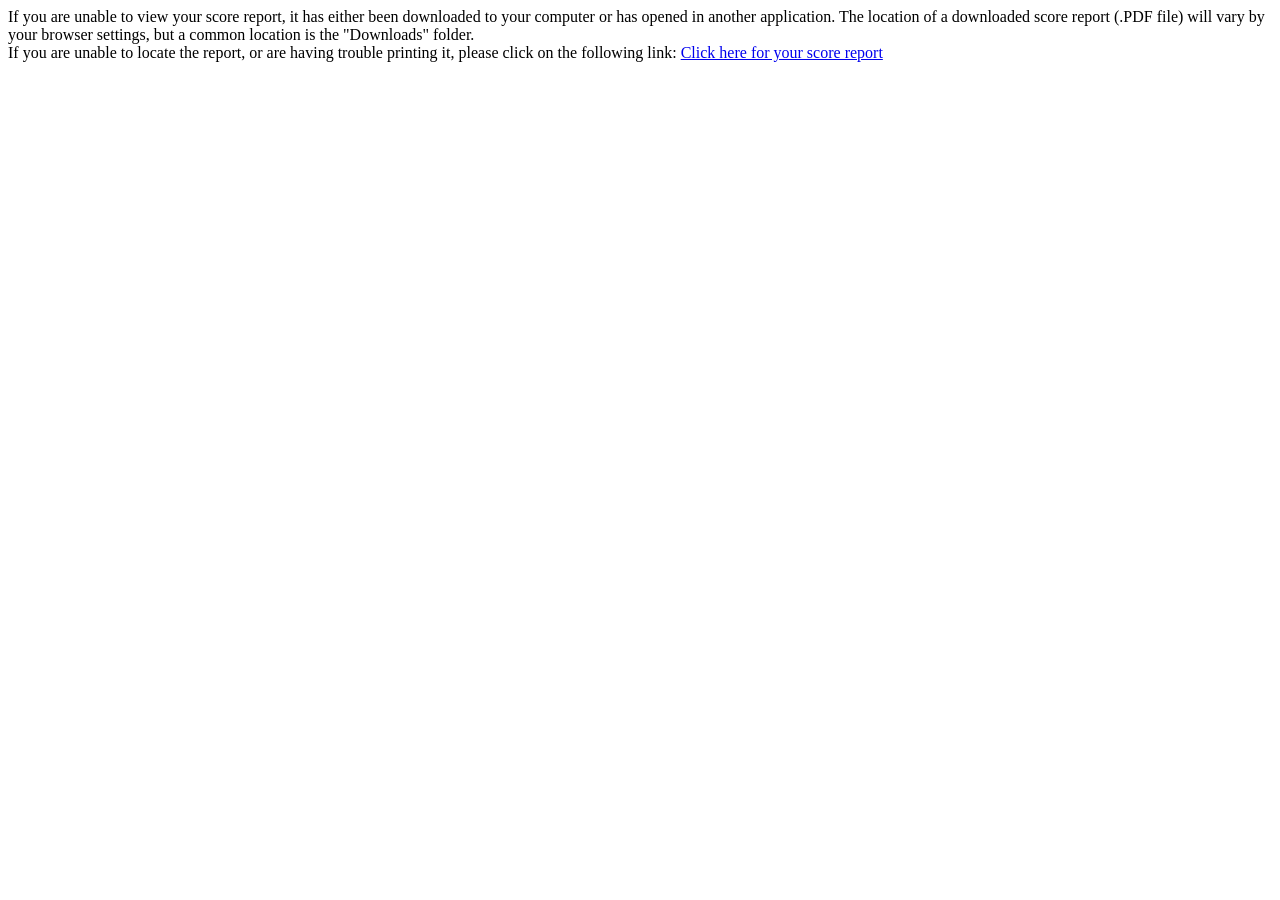
<file: ereg/scorereports/ensrGRIScorereport/download.html>
<!DOCTYPE html PUBLIC "-//W3C//DTD HTML 4.01 Transitional//EN" "http://www.w3.org/TR/html4/loose.dtd">

<html><head><meta http-equiv="Content-Type" content="text/html; charset=utf-8">



<title>GRE Score Report</title>
</head>
<body>
 
    


If you are unable to view your score report, it has either been downloaded to your computer or has opened in another application. The location of a downloaded score report (.PDF file) will vary by your browser settings, but a common location is the "Downloads" folder.<br> If you are unable to locate the report, or are having trouble printing it, please click on the following link:  

<a href="./assets/5RGB62EB.pdf" download="GRE_Score_Report_5RGB62EB.pdf">Click here for your score report</a>
  
   
</body></html>
</file>
<file: ereg/scorereports/ensrGRIScorereport/assets/ereg-common.css>
﻿html,body{height:100%;font-size:.98em}body{line-height:normal !important;position:static;background-position:center;margin:0;min-height:100%;font-family:"myriad-pro",sans-serif,tahoma,arial,helvetica;color:#363636;font-size:.98em;font-weight:400}a:focus,a.active:focus,h2:focus,h3:focus,h4:focus,p:focus,img:focus,input:focus,input[type=text]:focus,input[type=email]:focus,input[type=tel]:focus,input[type=password]:focus,input[type=radio]:focus,input[type=checkbox]:focus,input[type=radio]:focus,select:focus,textarea:focus,li:focus,.nav-eReg>li>a:focus,div.k-tabstrip .k-tabstrip-items>li:focus,button:focus,#tabstrip_ts_active,.k-widget.k-dropdown:focus,.btn-eReg:focus{outline:3px solid #0097cb}p.shiftRight{padding-left:15px}a{cursor:pointer}.skip-navigation{color:#01435f;padding:3px 10px !important;position:absolute !important;z-index:9999}.sr-only-focusable:active,.sr-only-focusable:focus{clip:auto;height:auto;margin:0;overflow:visible;position:static;width:auto}.sr-only{border:0 none;clip:rect(0px, 0px, 0px, 0px);height:1px;margin:-1px;overflow:hidden;padding:0;position:absolute;width:1px}.ui-widget input,.ui-widget select,.ui-widget textarea,.ui-widget button{font-family:inherit}h1,h2,h3,h4,h5,h6,TH,#footer,.login #footer{font-family:"myriad-pro-condensed",Georgia,serif;margin:0 0 5px 0}h1{font-size:38px;font-weight:600}h2{font-size:28px;font-weight:500}h3{font-size:24px}h4{font-size:20px}section,header,footer,nav{display:block}label,strong{font-weight:600}.appointment-details-eyebrow{font-family:"myriad-pro-condensed",Georgia,serif;margin:0 0 5px 0;font-size:20px}a{color:#155789}.datetext{font-size:90%;font-style:italic}.bodyOverlay{position:fixed;top:0;left:0;width:100%;height:100%;background-color:#000;filter:alpha(opacity=50);-moz-opacity:.5;-khtml-opacity:.5;opacity:.5;z-index:10020;display:none;background:#000 none no-repeat center}.container{background:#fff}.full-page{background:#fff}.page-wrapper{z-index:111}.backgroundInfo legend,.formContainer legend,.radio-group legend,legend{font-size:1em;margin-bottom:0;border:0 !important}.login-right-container{min-width:500px;width:45%;height:100%;position:absolute;float:right;display:block;background:#fff;right:0}.content-wrapper,.formContainer,.k-window-content .content-wrapper{border:none;background:#fff;margin:10px 10px 0;min-height:200px;padding:10px 20px}.makeup-appt-badge{float:right;color:#fff;font-size:90%;font-weight:600;height:50px;text-align:center;width:100px;display:inline-block}.Toschedule-badge{background-color:#e25f00;padding-top:3px}.schedule-badge{background-color:#009915}.headContainer{position:relative;padding:10px}.button-bar{margin:40px 0 50px 0;width:100%;border-top:2px solid #ccc;padding:15px 0 0 0}.btn{margin:15px 0 15px 0}.btn+.btn{margin-left:10px}.btn-eReg{background-color:#630f54;border-color:#630f54;color:#fff !important;font-weight:600}.btn-eReg:hover,.btn-eReg:focus{background-color:#87004a;color:#fff}.btn .glyphicon-edit{margin-right:5px}.panel-gre>.panel-heading .btn-eReg{margin:0}.eyeBrowBlock{display:block;clear:both;color:#000;-webkit-border-radius:10px;border-radius:10px;-moz-border-radius:10px;-ms-border-radius:10px;-o-border-radius:10px;padding:1rem 2rem;background-color:#fdefbe;border:1px solid #f90;margin:10px 0 20px 0}.biq-typeahead .k-widget{min-width:350px;width:350px}.tooltip-icon{margin-left:5px;color:#007bff;cursor:pointer;vertical-align:middle;transition:color .3s ease}.tooltip-icon:hover{color:#0056b3}.eyeBrowBlock a{color:#155789;text-decoration:underline;font-weight:600}.required:before{content:"*";color:#bc0e00;position:relative;display:block;height:12px;width:12px;font-weight:bold;margin:-12px;font-size:17px}.form-group .required:before{content:"*";color:#bc0e00;position:absolute;display:block;height:12px;width:12px;font-weight:bold;margin:1px 0px 0px -12px;font-size:17px}#datepicker .ui-datepicker-inline .ui-datepicker-group .ui-datepicker-header .ui-state-disabled{display:none}.panel-eReg>.panel-heading{background-color:#d9edf7;border-color:#bce8f1;color:#31708f}.panel-eReg{border-color:#bce8f1}.panel>.accordion-heading,.panel-eReg>.accordion-heading{position:relative;padding:10px;color:#333;border:0;border-bottom:1px solid #ebebed;border-radius:0;background-color:#f5f5f5;border-color:#ddd;font-weight:600}.panel>.accordion-heading>a{color:#333}.accordion-heading>a>.caret{border-top:0;border-bottom:4px solid;border-right:4px solid rgba(0,0,0,0);border-left:4px solid rgba(0,0,0,0)}.accordion-heading>a.collapsed>.caret{border-bottom:0;border-top:4px solid;border-right:4px solid rgba(0,0,0,0);border-left:4px solid rgba(0,0,0,0)}.panel-eReg>.custom-panel-footer,.panel-eReg>.panel-footer{background-color:#f5f5f5}.panel-eReg>.search-result-panel-heading{background-color:#afcde6;position:relative}.search-form-row{background-color:#edf4fc;margin-top:-15px;padding:10px 15px}.content-block{border:1px solid #d8d8d8;border-radius:10px;padding:25px;margin:15px 0}.contentborder{border-color:1px none}.ContentText{resize:none;border:1px solid gray;margin-left:50px;height:220px;width:90%;margin-top:10px;margin-right:20px}.ContentWrap{border-radius:10px;border:1px solid gray;word-wrap:break-word}.required_notification{color:#db7e06;margin:0 0 10px 0;display:block}.input-x-small{width:40px;display:inline-block}.input-small{width:60px;display:inline-block}.input-medium{width:110px;display:inline-block}.input-large{width:220px;display:inline-block}.input-full{width:330px;display:inline-block}.input-time{width:55px !important;display:inline-block;padding:3px 2px !important}.other-textbox{padding:5px 0px !important}.homepageImage{width:100%;padding:0;margin:0px auto 10px auto}.homepageImage img{width:100%;height:auto;z-index:-1}.noprint{display:none}.modal{text-align:center}.modal-body{max-height:70%;overflow:auto}.modal:before{display:inline-block;vertical-align:middle;content:" ";height:100%}.modal-dialog{display:inline-block;text-align:left;vertical-align:middle}.modal-content{border-radius:12px}.form_hint{background:#f0f8ff;font-size:.93em;line-height:16px;width:200px;border-radius:20px;margin:-8px 12px;padding:10px;z-index:999;position:absolute;display:none;border:2px solid #66f;-webkit-box-shadow:0 10px 30px 2px #cbcbcb;-moz-box-shadow:0 10px 30px 2px #cbcbcb;box-shadow:0 10px 30px 2px #cbcbcb}.form_hint:before{content:"◀";color:#666aac;position:absolute;top:10px;left:-12px}input:focus+.form_hint{display:inline;max-width:500px}span:hover+.form_hint{display:inline;max-width:500px}.info{color:#3072be}.breadcrumbs{list-style:none;margin:2px 0 2px 42px}.breadcrumbs>li{float:left;width:176px;margin:0 4px 0 0;text-align:center}.breadcrumbs>li:last-child{margin:0}.breadcrumbs>li hr{display:block;border:none;border-bottom:4px solid #333;margin:14px 0 0}.breadcrumbs .breadcrumbs-done{color:#66c}.breadcrumbs .breadcrumbs-done hr{border-bottom-color:#222283}.breadcrumbs .breadcrumbs-current hr{border-bottom-color:#222283}.breadcrumbs .breadcrumbs-todo{color:#333}.breadcrumbs .status{display:block;margin:-9px auto 0;width:14px;height:14px;font-size:90%;color:#fff;line-height:14px;text-align:center;text-indent:-9999px;border-radius:14px;background:#333}.breadcrumbs .breadcrumbs-done .status{text-indent:0;background:#222283}.breadcrumbs .breadcrumbs-current .status{background:#222283}.breadcrumbs .breadcrumbs-current{color:#222283}.breadcrumbs .breadcrumbs-current .status{width:0;height:0;border:10px solid rgba(0,0,0,0);border-bottom:12px solid #222283;position:relative;top:-14px;background:rgba(0,0,0,0);border-radius:0}ul.stepLinks{font-size:90%;font-weight:600}ul.stepLinks:first-child{margin:0 0 0 20px}ul.stepLinks li{color:#686868}ul.stepLinks li span{margin:0 6px}ul.stepLinks li.done{color:#333}ul.stepLinks li.active,.active-Status{color:#007900 !important;font-weight:bold}.active-Status{font-weight:500}.stepBar .breadcrumb>li+li:before{content:" ";display:none}.stepBar{background-color:#f7f7f9;margin:0 -15px;color:#333;height:auto;position:relative;z-index:1}.stepBar p{padding:18px 44px}.eReg-nav{background-color:#fff;color:#333;position:relative !important}.nav-eReg>li>a:hover,.nav-eReg .open>a:focus,.nav-eReg .open>a:hover,.nav-eReg .open>a{background-color:#3072be;color:#fff}.eReg-nav .navbar-toggle .icon-bar{background:#333}.nav-eReg>li>a{color:#333;font-weight:600}.dropdown-menu>li>a:hover{background-color:#630f54;color:#fff}.dropdown-menu>li>a.anchor-pri:hover{background-color:#337ab7;color:#fff}.etsLogo{margin:0 0 0 20px}.etsLogo img{height:40px}.programLogo{margin:0 0 0 15px}.programLogo img{height:55px;margin-top:6px;vertical-align:middle}.login-box{position:relative}.navbar{margin-bottom:0;border:none;border-radius:0}#footer{margin:20px auto 0 auto;text-align:center;width:100%;padding:15px 0;height:1px;background-color:#f9f9f9}table,table th,table td{word-wrap:break-word}.table-wrapper{border-radius:10px;background-color:#f7f7f9;border:3px solid #d8d8d8;margin:15px 0}.table-wrapper .table{margin-bottom:0}tbody{background-color:#fff}.table-wrapper td{padding:4px 14px}#scoreTable{line-height:1em}.table-wrapper th,.table-wrapper td{border:3px solid #d8d8d8}.table-wrapper .table th,.table-wrapper th{background-color:inherit;font-size:125%;font-weight:500;padding:6px 12px}.table-wrapper table th:first-child{border-left:none}.table-wrapper table th:last-child{border-right:none}.table-wrapper table td:first-child{border-left:none}.table-wrapper table td:last-child{border-right:none}.item.active{display:inline-block !important}.carousel-inner .active.left{left:-50%}.carousel-inner .next{left:50%}.promoSection .carousel-inner{width:150px;position:relative;margin:0}.carousel-inner{width:200px;display:block;float:left;position:absolute;margin-left:20px}.carousel-inner ul{margin:0;padding:0;list-style-type:none;text-align:center}.carousel-inner ul li{display:inline-block}.CarouseldateBox{width:240px;margin:10px 0 20px 0}.contentBlock{font-size:90%;color:#333;font-weight:500;border-right:1px solid #fff;text-align:center;background:#dcdcdc;line-height:15px;min-height:36px;padding:5px 10px;width:100px;margin:0;float:left}#testCenter-Carousel .leftArrow{float:left;margin:10px 5px;width:0;height:0;border-top:10px solid rgba(0,0,0,0);border-bottom:10px solid rgba(0,0,0,0);border-right:10px solid #428bca;cursor:pointer}#testCenter-Carousel .rightArrow{float:right;margin:10px 5px;width:0;height:0;border-top:10px solid rgba(0,0,0,0);border-bottom:10px solid rgba(0,0,0,0);border-left:10px solid #428bca;cursor:pointer}.mapContainer{border-top:3px solid #dcdcdc;width:100%;height:100%;display:table}.map-result-col,.map-container-col{height:100%;display:table-cell;vertical-align:top}#map{width:100%;height:calc(100% - 0px)}.inner-property-data-column{height:100%;max-height:400px;overflow-y:auto}.distance-inner-property-data-column{height:100%;max-height:700px;overflow-y:auto}.refine-search-result{font-weight:bold;margin:-25px 10px 0 0}.findTest-TestSubject,.findTest-location{margin:-25px 10px 0 0;font-size:110%;font-weight:bold}.FindTest-result-Panel .k-tabstrip .k-tabstrip-items{background-color:#d9edf7}.FindTest-result-Panel .k-tabstrip-items .k-state-default .k-link{color:#333}#byDate .dataRow .index-column{width:70px;float:left;margin:0 0 0 0px;display:block}#byDistance .index-column{width:70px;float:left;margin:0;display:block}#byDistance .index-column .index,#byDate .dataRow .index-column .index{background:#007900;height:30px;width:40px;float:left;font-size:110%;font-weight:bold;padding:2px 5px;color:#fff;display:block}#byDate .dataRow .testCenter-data,#byDistanceAccordion .testCenter-data{margin:0 0px 0 0px;padding:5px;background:#f9f5e4;display:block}#byDate .dataRow .testCenter-data:hover,#byDistance .testCenter-data:hover{background:rgba(0,0,0,0)}ul#testCenterBar span.k-header:hover,ul#testCenterBar span.k-state-selected,ul#testCenterBar span.k-state-focused,#byDistance .distanceRow:selected{background:#b3cbe5}#byDistance .distanceRow:hover{background:#e7e7e7}ul#testCenterBar .k-state-highlight .k-header{background:#b3cbe5;font-weight:600}#byDate .dataRow .distance{display:inline-block;background:#428bca;min-height:34px;width:25px;margin:0 5px 5px 0px;float:left;font-size:110%;font-weight:bold;padding:2px 5px;color:#fff}#byDate .testPrice,#byDistanceAccordion .testPrice{font-size:100%;font-weight:600;float:right}#byDistanceAccordion .distance-miles,#byDate .distance-miles,#byDistanceAccordion .distance-km,#byDate .distance-km{margin:0 2px 0 2px;float:left;font-size:88%;line-height:20px;font-weight:600}#byDistanceAccordion .distanceRow{display:block;margin:0 0 1px 0;background:#dae6f5;clear:both;min-height:75px}#byDate .computer,#byDate .paper,#byDistanceAccordion .computer,#byDistanceAccordion .paper{margin:5px 20px 5px 20px;width:70px;display:inline-block}.distance-label{font-size:90%;margin-left:-10px}#byDate .computer,#byDistanceAccordion .computer,.CBT{font-size:100%;font-weight:bold;background:none no-repeat left center;padding:0 0 0 20px}#byDate .paper,#byDistanceAccordion .paper,.PBT{background:none no-repeat left center;font-weight:600;padding:0 0 0 20px}.searchResultContainer .Paper{background:none left 45px top no-repeat}.searchResultContainer .Computer{background:none left 70px top no-repeat}.testCenter-data .direction,.testCenter-data .show-hide{margin:5px 20px;font-size:100%;font-weight:600}.testCenter-data .direction a,.testCenter-data .show-hide a{text-decoration:underline}#byDate ul.testTime-Availability{margin:10px 15px 20px 80px !important;border:1px solid #ccc;padding:0 5px}#byDistance ul.testTime-Availability{margin:10px 0 20px 70px !important;border:1px solid #ccc;padding:0 5px}ul.testTime-Availability span.availableDay{background:#efe4cd;padding:5px 10px;display:block;margin:0 -5px;font-weight:600}ul.testTime-Availability li{list-style:none;border-bottom:1px dotted #ccc;max-width:98%;margin-bottom:2px}.testTime-Availability .testDate,.testTime-Availability .testTime,.testTime-Availability .testPrice,.testTime-Availability .testRegister,.testTime-Availability .seatAvailablity{margin:5px 5px;display:inline-block}#testDayDate{width:180px}.testTime-Availability .testDate{width:130px}.testTime-Availability .testTime{width:80px}.testTime-Availability .testPrice{width:50px}.testTime-Availability .testRegister{width:80px}.testTime-Availability .seatAvailablity{width:120px;color:#007900}.testTime-Availability .testRegister a{text-decoration:underline}.inner-property-data-column .calendarBox .seat-indicators{float:right;display:block;margin:20px 10px 0 2px;font-size:80%}.calendarBox .k-link{border-radius:0 !important}.availableDate{color:#333;padding:0 .45em 0 .1em}.availableDate{background:#cffcc0}.NoseatsAvailable{background:#d2d3d4;pointer-events:none}.NoseatsAvailable-style{pointer-events:none;background:red}.seatsAvailableLateFee{background:#cffcc0;pointer-events:none}.seatsAvailableLateFee::before{display:block;top:0;right:0;width:5px;height:5px;content:" ";padding:0 0 0 0px;background-color:#ae4141}.seatsAvailableLateFee-style{pointer-events:none;background:red}.late-fee-box{position:absolute;top:0;right:0;bottom:0}.late-fee .late-fee-box{min-width:80px;max-width:190px;padding-left:10px;padding-top:10px;margin:0;white-space:normal;font-size:14px;background:#f8e6e6;border:1px solid #7f3030}.seat-indicators{display:block;font-size:90%;margin:0 0 0 20px;clear:both;background-color:#fff;border:1px solid #e3e3e3;border-radius:4px;margin-bottom:5px;min-height:20px;padding:10px}.seat-indicators .seatsAvailable{display:inline-block;height:12px;width:12px;background:#cffcc0;margin:0 5px 0px 0}.seat-indicators .NoseatsAvailable{display:inline-block;height:12px;width:12px;background:#d2d3d4;margin:0 5px 0px 0}.seat-indicators .SelectedseatsAvailable{display:inline-block;height:12px;width:12px;background:#fab67a;margin:0 5px 0px 0}.seat-indicators .seatsAvailableLateFee{display:inline-block;height:12px;width:12px;background:#cffcc0;margin:0 5px 0px 0}.seat-indicators .seatsAvailableLateFee::before{display:block;top:0;right:0;width:5px;height:5px;content:" ";background-color:#ae4141}.byDistance .calendarSize{display:inline-block !important}#byDate .testCenterName,#byDistanceAccordion .testCenterName{font-size:100%;font-weight:600;clear:both}#byDate .productPrice,#byDistanceAccordion .productPrice{font-size:100%;font-weight:600;padding:50px}#byDate .Link-row,#byDistanceBar .Link-row{margin:-1px 0 1px 0;padding:3px;background:#fff}#byDate .row{margin-right:0;margin-left:0;margin-bottom:5px;padding:3px}#byDate .testCenterAddress,#byDistance .testCenterAddress{font-size:85%;color:#656565;clear:both}.map-marker-headBlock{padding:10px;background-color:#ffc;margin:20px 0 10px 0}.map-marker-headBlock .testCenterName{font-size:110%;font-weight:600}.map-marker-indexNumber{position:absolute;height:25px;width:35px;left:-14px;padding:3px;top:-9px;background-color:#090;color:#fff;font-weight:600}.map-marker-headBlock .computer{background:none left top no-repeat;margin:5px 0 0 0;padding:0 0 0 20px}.mapMarker-bottomBlock{padding:10px}.warningBlock{display:block;clear:both;-webkit-border-radius:10px;border-radius:10px;-moz-border-radius:10px;-ms-border-radius:10px;-o-border-radius:10px;padding:12px 20px;color:#c04947;background-color:#fdefbe;border:1px solid #f90;margin:10px 0 20px 0}.k-calendar td{padding:0;line-height:1.8333em}.k-calendar .k-content{font-size:82%;text-align:center}.calendarSize{width:160px !important;height:177px;margin:5px 8px 0 10px;display:inline-block;font-size:85%}.calendar-block{background-color:#f3f3f3;border:1px solid #e3e3e3;border-radius:4px;box-shadow:0 1px 1px rgba(0,0,0,.05) inset;margin-bottom:5px;min-height:20px;padding:10px}.pac-item{background:#f8f8f8 !important}.pac-item:hover,.pac-item:hover .pac-item-query,.pac-item:selected{background:#3071a9 !important;color:#fff !important}.voucherGridHead{margin:20px 0 20px 0;border-bottom:1px dotted #ccc;color:#047ecf;font-weight:600;font-size:115%;display:block}#selectedScoreRecipientsDiv .k-grid-content{overflow:auto}.form-group{margin-bottom:8px}.form-control{height:30px !important;padding:3px 8px;font-size:100%}.form-horizontal .control-label{text-align:left}select.quantity-select{height:25px;display:inline-block;width:50px}.panel-title{margin-top:0;margin-bottom:0;font-size:125%;font-weight:bold}.findSeat-panel-group{margin-bottom:2px}.row .panel p{margin:6px 0;display:block}small{color:#6d6d6d}form[id=testPrep] table td img,table img.thumbnail{height:100px;margin-top:6px}.panel-calendar .panel-body{padding:0 15px}.panel ul{list-style:none;margin:0}.panel li{line-height:16px;margin-bottom:12px}.panel hr{display:block}.alert-info{box-shadow:2px 5px 4px 0 #cbcbcb}.login-box .alert{padding:5px;margin-bottom:4px}.ui-dialog .button-bar{margin:25px 0 10px 0}.ui-widget{font-family:"myriad-pro",sans-serif,tahoma,arial,helvetica;color:#363636;font-size:.98em;font-weight:400}.ui-widget-header{border:none;margin-left:-3px;margin-right:-6px;margin-top:-3px}.ui-dialog .ui-dialog-title{margin:10px 0 10px 0;float:left;font-size:130%}.ui-dialog{-webkit-border-radius:20px;-moz-border-radius:20px;border-radius:20px;-webkit-box-shadow:0 0 33px 6px rgba(0,0,0,.79);-moz-box-shadow:0 0 33px 6px rgba(0,0,0,.79);box-shadow:0 0 33px 6px rgba(0,0,0,.79)}.ui-dialog .ui-dialog-content{margin:15px 0}.ui-dialog .ui-dialog-titlebar-close span{opacity:.5}.ui-dialog .ui-dialog-titlebar-close{right:23px}.ui-widget-overlay{opacity:.6}.ui-datepicker-multi{width:100% !important}.ui-datepicker table{font-size:.8em}.ui-datepicker-multi .ui-datepicker-group table{width:95%}.errorblock{display:block;background:#ffe1e2;margin:10px 10px 15px 10px;border:none;padding:12px 15px;color:#b81e12;border:1px solid #eed3d7;border-radius:10px;-webkit-box-shadow:0 6px 16px -1px #cbcbcb;-moz-box-shadow:0 6px 16px -1px #cbcbcb;box-shadow:0 6px 16px -1px #cbcbcb}#scheduleAppointmentsCount{width:40px;border:0;height:20px;background:#009915}.errorMessage,.errors,.error,.validationError,.dateTimeValErrorMsg{padding:0;color:#c04947;clear:both;font-style:italic}.errorblock.hidden{display:none}.right{float:right}.header-secondBar{background:linear-gradient(#d7d8d9, #e9eaeb) repeat scroll 0 0 rgba(0,0,0,0);bottom:0;box-shadow:0 1px 0 #6e6e6e inset,0 2px 2px rgba(0,0,0,.4);color:#333;height:auto;left:0;line-height:38px;position:relative;width:100%;margin:0}.header-secondBar-menu{display:flex;justify-content:center;align-items:center}.header-secondBar-menu .testTaker-details,.header-secondBar-menu .viewCart,.header-secondBar-menu .linkage-Key{font-size:100%;margin:0 10px 0 0;padding:0 10px}.header-secondBar-menu .linkage-Key{margin-right:20px}.header-secondBar-menu .myProgram-home{font-size:110%}li.header-programList{width:160px}.registerTestBand{margin:10px 0 10px 0;border-radius:5px}.registerTestBand .price{background:#fddc82;font-weight:bold;padding:25px 5px 35px 5px}.registerTestBand .col-padding{padding:10px}.registerTestBand .form-group,.registerTestBand label{margin-bottom:0px}li.dropdown a.k-state-border-down{background-color:#e7e7e7;color:#555}.find-Test-Center-form .k-combobox,.find-Test-Center-form .k-colorpicker,.find-Test-Center-form .k-dropdown,.find-Test-Center-form .k-selectbox,.find-Test-Center-form .k-textbox,.find-Test-Center-form .k-input,.find-Test-Center-form .k-dropdown{display:block;width:27em}.hideArrow{padding:0 0 0 0}.hideArrow>.k-input{border-radius:3px 3px 3px 3px}.k-widget.k-tooltip{background:#fff !important;width:300px;height:50px;font-size:1em;color:#000;text-align:left}.k-invalid-msg .k-icon,.k-invalid-msg .k-warning{background-image:none;width:1px}.k-widget.k-tooltip-validation{background-color:#fff;border:none}.k-block{background-color:#fff !important}.k-widget.k-tooltip-validation{clear:both;color:#c04947;font-style:italic;font-weight:200;padding:0}.helpText{background:#fff !important;width:300px;height:50px;font-size:1em;color:#000;text-align:left}.k-calendar .k-content .k-link{padding:0;line-height:auto;min-height:auto}.calendarBox .k-calendar .k-content{height:11.167em}.k-calendar th{padding:.1em .45em .1em .1em}ul#testCenterBar .k-state-selected,.calendarBox .k-state-selected .availableDate{background:#fab67a !important;color:#333}ul#testCenterBar .k-state-selected,.calendarBox .k-state-selected .seatsAvailableLateFee{background:#fab67a !important;color:#333}ul#testCenterBar .k-listview>.k-state-focused.k-state-selected,.k-state-focused{box-shadow:none}.k-panelbar .k-state-focused.k-state-selected,td.k-state-focused.k-state-selected,.k-state-selected td.k-state-focused,.k-listview>.k-state-focused.k-state-selected,.k-state-focused{box-shadow:none !important}.calendarBox .k-i-arrow-e,.calendarBox .k-i-arrow-w{display:none}option{background-color:#f8f8f8 !important;border-bottom:1px solid #e3e2e2;padding:8px 10px !important}ul.test-taker-head-dropdown{margin-top:0;min-width:130px}.k-animation-container li.k-item:hover{background:#3071a9 !important;border-bottom:1px solid #ccc !important;color:#fff !important}.k-animation-container li.k-item a:hover{color:#fff !important}input.eregComboBox,.k-animation-container li.k-item{font-size:85%}.k-animation-container li.k-state-focused{background:#dcdcdc;border:1px solid #ccc;color:#333}.k-animation-container li.k-state-focused:hover{color:#000}.k-button{background-color:#630f54 !important;color:#fff !important;line-height:auto !important;padding:5px 12px !important;font-size:87.5% !important}.k-button:hover{background-color:#87004a !important}.vertical-section-border{margin-right:15px;border-right:1px solid #ccc}.cartTotalAmount,.cart-late-fee,.other-charges-amount{border:1px solid #ccc;border-radius:5px;-webkit-border-radius:5px;-moz-border-radius:5px;font-weight:600;-ms-border-radius:5px;-o-border-radius:5px;padding:0px}.shippingInfoRow{background:#ffc}.cart-battery-block{-webkit-border-radius:1em;border-radius:1em;padding:12px 20px;background-color:#ffc;border:1px solid #d8d8d8;margin:10px 0 20px 0}.toggle-search-criteria{margin-left:12px}.toggle-search-criteria>a.collapsed:before{margin:0;width:auto;height:auto;background:none}#search-tabs{margin:20px 20px 20px 0}.pagination ul>li>a,.pagination ul>li>span{background-color:#fff;border-color:#ddd;color:#b45837;float:left;line-height:20px;padding:4px 12px;text-decoration:none;padding:5px;text-transform:uppercase}.viewAppointmentTable{color:#333;border-collapse:collapse;border-spacing:0}.tab-th,.tab-td{border:1px solid #ccc}.tab-th{background:#f3f3f3;font-weight:bold}.btn-file{position:relative;overflow:hidden}.btn-file input[type=file]{position:absolute;top:0;right:0;min-width:100%;min-height:100%;font-size:100px;text-align:right;filter:alpha(opacity=0);opacity:0;outline:none;background:#fff;cursor:inherit;display:block}.bulk-edit{margin-left:8em}.bulk-execution-button{float:right}.bulk-edit-box{margin-left:-10.5em;position:static}.bulk-edit-desc{margin-top:-2em}.expired{color:#a80000}.os-amount,.special-amount{font-weight:600;color:#c23737}.badge-cart{background-color:#3072be;color:#fff}.status-no-show{color:#909;font-weight:600}.status-checked-in,.status-yes,.credit-amount{color:#4f9900;font-weight:600}.status-could-not-test{color:#f8a326;font-weight:600}.status-scheduled{color:#000;font-weight:600}.status-restricted,.status-failed,.status-no,.revoked-Status{color:#a80000;font-weight:600}.status-released{color:#49bf67;font-weight:600}.disable-link{color:#999;text-decoration:none;pointer-events:none}.available-code,.test-allowed,.merged-account,.success-block{color:#333;border:2px solid #00761f;border-radius:5px;background-color:#e7f1e5;padding:5px 15px}.success-message{color:#00761f}.not-available-code{color:#333;border:2px solid #ad0000;border-radius:5px;background-color:#ffeae7;padding:5px 15px}.panel-deactivated,.deactivated{background-color:#ffddd9}.panel-activated,.activated{background-color:#e1f1bd}table.appointmentInfo,.appointmentInfo tr td{border:none;background-color:#ffc;padding:3;margin:0;font-weight:600;font-size:95%}table.shippingInfo,.shippingInfo tr td{border:none;background-color:#ffc;font-size:95%}table.shippingInfo{width:100%}table.cart td:last-child{font-weight:666;min-width:120px;max-width:250px;text-align:right}table.shippingInfo td:last-child{text-align:left}table.accomodationTable td:nth-child(1){width:40%}.other-charges{background-color:#efeded;border:1px solid ccc;border-radius:10px;padding:10px 10px;margin:10px 0 30px 0}.other-charges table td:last-child{width:150px;text-align:right;font-weight:600}table.test-products td:last-child{width:120px;text-align:right;font-weight:600}table.test-products :nth-child(3){min-width:10px}span.andOr{width:100%;margin:10px 0 20px 15px;display:block}option:disabled{color:#999}.top-margin{margin-top:10px}p.notice{color:#b45837}.ExExcel{background:none center left no-repeat;padding:0 0 0 22px}.printLink{background:none center left no-repeat;padding:0 0 0 22px;margin-left:-100px}.candidateSearchTabs .nav-tabs>.active>a,.candidateSearchTabs .nav-tabs>.active>a:hover,.candidateSearchTabs .nav-tabs>li.active>a:focus{background-color:#fcefd1;font-weight:600}.candidateSearchTabs .nav-tabs>li>a{background-color:#eee}.specialCodeRow{background-color:#f5f5f5;padding:5px 20px;width:30em;margin:25px 0}.findTestCenter-TopBar{position:fixed;left:0;width:100%;top:50px;height:50px;line-height:48px;color:#000;padding:0 10px;z-index:4;border-bottom:1px solid #5bacda;background-color:#d9edf7}table .total-price-col{font-size:115%;font-weight:600;padding:5px 20px 15px;width:60%;text-align:right}.credit-card-text{font-size:80%;font-weight:400;color:#333}.test-details a{text-decoration:underline}.test-date,.address{font-style:italic;color:#6d6d6d}.comm-preference-wrapper{padding:10px 25px;border:1px solid #ccc;border-radius:10px;background:#f4f4f4;margin:0 0 20px 0}.comm-preference-wrapper .form-group{margin:0 15px}.comm-preference-wrapper .form-group label{font-weight:500}.accommodation-specific{color:#996613;font-style:italic}.accommodation-optedOut{color:#f60;font-style:italic}.stdAptDisplayDate{font-size:125%;color:#147a00;font-weight:600}.termsConditions ul li{list-style-type:disc;margin-left:-15px}.registration-form .termsConditions,.termsConditions{width:100;border:1px solid #f90;background-color:#fdefbe;border-radius:5px;-webkit-border-radius:5px;-moz-border-radius:5px;-ms-border-radius:5px;-o-border-radius:5px;height:auto;padding:12px;font-size:95%;margin:0}.appointmentInfo .address,address{font-weight:300;color:#6b6567;font-style:italic}.appt-info-left-column{background-color:#ffc}.toggleMap{background-image:none}.toggleMap2{width:24px;height:24px;background-image:none;display:block;background-repeat:no-repeat;float:left}a.toggleMap1{width:24px;height:24px;display:block}.toggleMap1,.toggleMap3{width:24px;height:24px;background-image:none;display:inline-block;float:left;text-indent:100%;white-space:nowrap;overflow:hidden;background-repeat:no-repeat;transform:rotate(180deg);margin:4px 0 0 0;-ms-transform:rotate(180deg);-webkit-transform:rotate(180deg);-o-transform:rotate(180deg);-moz-transform:rotate(180deg)}form[id=orderActivityForm] .collapsed:before{content:"";display:block;left:-20px;margin-top:0px;width:19px;height:21px;background-image:none;background-position:1px 4px;display:block;float:left;background-repeat:no-repeat}form[id=orderActivityForm] .collapsed1:before{content:"";display:block;left:-20px;margin-top:0px;width:19px;height:21px;background-image:none;background-position:-17px 4px;display:block;float:left;background-repeat:no-repeat}#mapIcon{display:block;margin:9px 10px}.searchResultsContainer{height:480px;scroll:auto}#addressModel{background-color:rgba(0,0,0,.5)}.login header{display:block;position:fixed;width:100%;z-index:111}.login .box{background-color:#f7f7ea;border-radius:20px 20px 0 0;box-shadow:0 5px 30px 0 rgba(0,0,0,.8);clear:both;float:right;margin-right:4%;margin-top:4%;padding:15px 25px;width:356px}.login .box2 p{font-size:1em;margin-bottom:20px}.login .box2{background-color:#f7f7ea;border-radius:0 0 20px 20px;box-shadow:0 5px 30px 0 rgba(0,0,0,.8);clear:both;float:right;margin-right:4%;margin-top:5px;padding:15px 25px 18px;width:356px}.login .box a{font-size:.9em;font-weight:normal;color:#1a74c0}.newuser,.returninguser{border:1px solid #ccc;min-height:220px;border-radius:5px;-webkit-border-radius:5px;-moz-border-radius:5px;-ms-border-radius:5px;-o-border-radius:5px;padding:15px;margin:20px 0}body.login label{width:100px;display:inline-block}body.login input{width:190px;font-weight:100;font-style:normal}.k-widget.k-tooltip .helpText{background:#fff !important;width:300px;height:50px;font-size:1em;color:#000;text-align:left}.login .forgotLinks{margin:10px 0 18px 0;padding:0 2px;float:right;clear:both}.login .forgotLinks a{font-size:.9em;font-weight:600}.login .row{margin-left:0;margin-right:0}.login #footer{box-shadow:0 6px 7px 0 rgba(0,0,0,.4) inset;background-color:#f9f9f9;color:#333;width:100%;text-shadow:0px 0px 1px hsla(0,0%,100%,.9);position:fixed;bottom:0;right:0;left:0;text-align:center;margin:0 auto;height:25px;padding:2px;opacity:1}.important-message{position:relative;z-index:1;background-color:#ffe1e2;display:block;font-size:95%;padding:10px;margin:0 0px 15px 0;text-align:left;-webkit-box-shadow:0 6px 16px -1px #cbcbcb;-moz-box-shadow:0 6px 16px -1px #cbcbcb;box-shadow:0 6px 16px -1px #cbcbcb;font-weight:normal}.error-header{text-transform:uppercase;border-bottom:1px solid #b81e12;margin:0 0 8px 0}.gi-xs{font-size:.85em}.gi-1x{font-size:1em;color:#428bca}.gi-2x{font-size:2em}.gi-3x{font-size:3em}.gi-4x{font-size:4em}.gi-5x{font-size:5em}.modal-backdrop{bottom:0;z-index:111}.typekit-badge{display:none !important}table.stdappointmentInfo td:nth-child(1){width:30%}.activityLogGrid .k-header{border:2px #d8d8d8 solid;border-top:none}.activityLogGrid table td,.activityLogGrid table tr{border:2px #d8d8d8 solid}.activityLogGrid .k-grid-header-wrap table,.activityLogGrid .k-virtual-scrollable-wrap table{border:none}.paymentActivityLogGrid .k-header{border:2px #d8d8d8 solid;border-top:none}.paymentAactivityLogGrid table td,.activityLogGrid table tr{border:2px #d8d8d8 solid}.paymentActivityLogGrid .k-grid-header-wrap table,.activityLogGrid .k-virtual-scrollable-wrap table{border:none}.innerTableWrapper td{border:none}.viewAppointmentTable td:first-child{width:15%}@media print{.navbar-toggle,.nav-eReg,#admin-header,#printOrderDetails,#formTemplateFooter,#orderDetailsAction,#orderDetailsActionValue,#footer,#cancelConfirm{display:none !important}@page{size:auto;margin:2mm}.orderDetailsRefundHistory{break-inside:avoid-page}.table-wrapper th,.table-wrapper td{border:1px solid #d8d8d8 !important}.table-wrapper{border:none !important}#orderHistoryActivityDetails,#paymentHistoryActivityDetails .content-wrapper{width:max-content !important}.k-grid-header table,.k-grid-content table,.k-grid-footer table{table-layout:auto !important}.table{width:100%;max-width:100%;margin-bottom:20px}.nav-tabs>ul{border-bottom:1px solid #ddd !important}.nav-tabs>li{float:left !important;margin-bottom:-1px !important}.nav>li{position:relative !important;display:block !important}.nav-tabs>li{float:left !important;margin-bottom:-1px !important}.nav{padding-left:0 !important;list-style:none !important}a{text-decoration:none !important}.nav>li>a{position:relative !important;display:block !important;padding:10px 15px !important}.candidateSearchTabs{height:40px;border-bottom:1px solid #ddd !important}.tab-content>.tab-pane{display:none !important;visibility:hidden !important}.tab-content>.active{display:block !important;visibility:visible !important}}@media(min-width: 768px){.align-right-till-small{text-align:right}}.red{color:#b02a1e;font-style:italic}.help-base{position:relative;display:inline-block;text-align:center}.help-base-img{display:block;height:20px;width:20px}.help-base-span{font-size:small;margin-right:1em}#template-footer{margin:0;padding:1.25rem;text-align:center;background-color:#fff;color:#35353a;font-size:.875rem;border-top:1px solid #d7d7d7}#template-footer .footer-info{margin-right:-10px;margin-left:-10px}#template-footer .footer-info:before,#template-footer .footer-info:after{display:table;content:" "}#template-footer .footer-info:after{clear:both}#template-footer .footer-info .footer-list{position:relative;min-height:1px;padding-right:10px;padding-left:10px}@media(min-width: 768px){#template-footer .footer-info .footer-list{float:left;width:100%}}#template-footer .footer-info .footer-list .footer-links{margin:0 0 .625rem 0}#template-footer .footer-info .footer-list .footer-links li{border-right:1px solid #c9c9cc;padding:0 10px}#template-footer .footer-info .footer-list .footer-links li:first-child{padding-left:0}#template-footer .footer-info .footer-list .footer-links li:last-child{border-right:none}@media(max-width: 767px){#template-footer .footer-info .footer-list .footer-links li{display:block;border:none;padding:0}}#template-footer .footer-info .footer-list .footer-links a{color:#333;text-decoration:underline}#template-footer .footer-info .footer-list .footer-links a:visited{color:#333;text-decoration:none}#template-footer .footer-info .footer-list .footer-links a:hover,#template-footer .footer-info .footer-list .footer-links a:active,#template-footer .footer-info .footer-list .footer-links a:focus{color:#077f83;text-decoration:underline}#template-footer .footer-info .footer-list .footer-legal{margin:0;display:block}#template-footer .footer-info .footer-list .footer-legal:first-child{margin-top:0}#template-footer .footer-info .footer-list .footer-legal:last-child{border-top:0}#template-footer .footer-instance-info{display:none}#breakpoints{position:absolute;top:-99999999999999px;left:-99999999999999px;content:"xxs"}@media(min-width: 480px){#breakpoints{content:"xs"}}@media(min-width: 768px){#breakpoints{content:"sm"}}@media(min-width: 992px){#breakpoints{content:"md"}}@media(min-width: 1200px){#breakpoints{content:"lg"}}.modern-home{background-color:#f4eae6}.modernHomeTemplate{position:relative;overflow:hidden}.modernHomeTemplate::before{content:"";position:absolute;top:0;left:0;right:0;bottom:calc(60% + 45px);background:#fff;clip-path:inset(0 -5% 0 -10% round 0 0 100% 0);pointer-events:none;z-index:-1}.d-none{display:none !important}.custom-multiselect fieldset{margin-bottom:20px;padding:10px;border:none}.custom-multiselect .dropdown-container{width:300px;padding:0;border:1px solid #ccc;border-radius:4px;background:#fff;box-sizing:border-box;position:relative}.custom-multiselect .dropdown-input{font-size:14px;color:#333;padding:8px 12px;min-height:38px;cursor:pointer;display:flex;flex-wrap:wrap;align-items:center;gap:4px}.custom-multiselect .selected-tag{background-color:#e4e7eb;padding:4px 8px;border-radius:3px;font-size:14px;margin-right:4px}.custom-multiselect .dropdown-list{position:absolute;top:100%;left:0;right:0;border:1px solid #ccc;background-color:#fff;z-index:10;max-height:200px;overflow-y:auto;border-radius:4px;margin-top:4px;box-shadow:0 2px 6px rgba(0,0,0,.1)}.custom-multiselect .dropdown-option{padding:8px 12px;cursor:pointer;font-size:14px}.custom-multiselect .dropdown-option:hover{background-color:#f0f0f0}.custom-multiselect .dropdown-option.selected{background-color:#cce5ff}.selected-tag{background-color:#e4e7eb;padding:4px 8px;border-radius:3px;font-size:14px;margin-right:4px;display:inline-flex;align-items:center}.remove-tag{margin-left:6px;cursor:pointer;font-weight:bold;color:#888}.remove-tag:hover{color:#d00}.custom-multiselect .dropdown-input input.typeahead-input{border:none;outline:none;box-shadow:none;background:rgba(0,0,0,0);font-size:14px;padding:4px 0;margin:0;flex:1;min-width:100px}.btn-primary{background-color:#630f54}.btn-primary:hover{background-color:#87004a}.tw-list-disc{list-style-type:disc}.gre-at-home-req-container{display:flex;clear:both;color:#000;-webkit-border-radius:10px;border-radius:10px;-moz-border-radius:10px;-ms-border-radius:10px;-o-border-radius:10px;padding:12px 20px;background-color:#e0cfdd;border:1px solid #b187a9;margin:10px 0 20px 0}.gre-at-home-req-container .gre-at-home-box-link{border:1px solid #630f54;display:block;flex:0 0 auto;padding:4px 16px;border-radius:4px;background:#fff}.gre-at-home-box-link a{color:#630f54;text-decoration:none;font-weight:600;font-size:14px}.gre-at-home-box-link a:hover,a:active,a:focus{text-decoration:none;outline:none}.gre-at-home-box-title{font-size:14px;font-weight:700}.gre-at-home-req-content{display:flex;flex-direction:column;gap:8px;align-items:flex-start}.gre-at-home-req-icon{margin-right:10px}.btn-pri{background-color:#337ab7 !important;border-color:#2e6da4 !important}.btn-pri:hover{background-color:#337ab7 !important;border-color:#2e6da4 !important}.idv-panel-heading{background-color:#f8f8f8 !important;border-bottom:3px solid #d8d8d8 !important;color:#333 !important}.idv-panel-eReg{border:3px solid #d8d8d8}.idv-modal{display:none;position:fixed;z-index:10;left:0;top:0;width:100%;height:100%;overflow:auto;background:rgba(0,0,0,.4)}.modal-content{background:#fff;margin-top:100px !important;padding:32px;border-radius:8px;position:relative}.idv-modal .close{position:absolute;right:16px;top:8px;font-size:28px;font-weight:bold;cursor:pointer}.idvModalPending{display:none;text-align:center}.idvQrImg{display:none;max-width:220px;margin:0 auto}.idv-spinner{width:44px;height:44px;margin:0 auto;border-radius:50%;border:4px solid #e6e6e6;border-top-color:#337ab7;animation:idv-spin .9s linear infinite}@keyframes idv-spin{to{transform:rotate(360deg)}}.idv-row{display:flex;align-items:center;gap:12px;width:100%;padding:12px 14px;border:1px solid #d5d6d6;border-radius:6px;background:#f8f8f8;cursor:pointer;user-select:none;box-shadow:0px 2px 4px -2px rgba(0,0,0,.0784313725),0px 4px 8px -2px rgba(0,0,0,.0392156863)}.idv-row:hover{background:#fff}.idv-row:focus{outline:3px solid rgba(98,14,83,.25);outline-offset:2px}.idv-icon{flex:0 0 auto;display:inline-flex;align-items:center;justify-content:center;width:22px;height:22px}.idv-icon-svg{width:24px;height:24px;display:block}.idv-caret{margin-left:auto;flex:0 0 auto;text-align:right;font-size:22px;font-weight:700;line-height:1}.idv-modal-btn{display:block;width:100%;margin-top:20px;border-radius:0;box-sizing:border-box}/*# sourceMappingURL=ereg-common.css.map */
</file>
<file: ereg/scorereports/ensrGRIScorereport/assets/navigation.css>
#template-header .ereg-nav{margin-bottom:0;padding:0 20px;color:#231f20;border-bottom:#d6d3d4 1px solid;background-color:#fff;width:100%}#template-header .ereg-nav a:not(.btn):not([class*=ui-]){color:#35353a}#template-header .ereg-nav a:not(.btn):not([class*=ui-]):link{text-decoration:none;color:#35353a}#template-header .ereg-nav a:not(.btn):not([class*=ui-]):visited{text-decoration:none;text-decoration:none;color:#35353a}#template-header .ereg-nav .navbar-header{min-height:5.625rem;margin:0}#template-header .ereg-nav .navbar-header .navbar-toggle,.navbar-toggle{position:absolute;right:10px;top:20px;margin:0;background-color:#fff;border:0;padding:5px;height:50px;width:40px;border-radius:4px}#template-header .ereg-nav .navbar-header .navbar-toggle:focus{outline:0}@media(min-width: 768px){#template-header .ereg-nav .navbar-header .navbar-toggle{display:none}}#template-header .eReg-nav .cart .badge.badge-cart{position:absolute}@media(min-width: 768px){#template-header .eReg-nav .cart .badge.badge-cart{position:absolute;top:-10px;right:-10px}}#template-header .ereg-nav .navbar-header .navbar-toggle[aria-expanded=true] .icon-bar{display:none}#template-header .ereg-nav .navbar-header .navbar-toggle[aria-expanded=true]:before,#template-header .ereg-nav .navbar-header .navbar-toggle[aria-expanded=true]:after{content:"";height:28px;border-left:3px solid #fff;position:absolute;top:11px;left:18px}#template-header .ereg-nav .navbar-header .navbar-toggle[aria-expanded=true]:after{transform:rotate(45deg)}#template-header .ereg-nav .navbar-header .navbar-toggle[aria-expanded=true]:before{transform:rotate(-45deg)}#template-header .ereg-nav .navbar-header .navbar-toggle .icon-bar,.navbar-toggle .icon-bar{display:block;width:22px;height:2px;border-radius:1px;background:#333;width:100%}#template-header .ereg-nav .navbar-header .navbar-toggle .icon-bar+.icon-bar,.navbar-toggle .icon-bar+.icon-bar{margin-top:4px}#template-header .ereg-nav .navbar-header .navbar-toggle:hover .icon-bar,#template-header .ereg-nav .navbar-header .navbar-toggle:active .icon-bar,#template-header .ereg-nav .navbar-header .navbar-toggle:focus .icon-bar{background:#333}#template-header .ereg-nav .navbar-header .navbar-toggle:focus,.navbar-toggle:focus,#template-header .ereg-nav .navbar-header .navbar-toggle:focus-visible,.navbar-toggle:focus-visible{outline-offset:-2px}#template-header .ereg-nav .navbar-header .navbar-toggle:focus-visible{outline:2px solid #333;outline-offset:2px}#template-header .ereg-nav .navbar-header .navbar-toggle:hover,.navbar-toggle:hover,#template-header .ereg-nav .navbar-header .navbar-toggle:active,.navbar-toggle:active,#template-header .ereg-nav .navbar-header .navbar-toggle:focus,.navbar-toggle:focus{background-color:#ddd}@media(min-width: 768px){#template-header .ereg-nav .navbar-header .navbar-toggle,.navbar-toggle{display:none}}#template-header .ereg-nav .navbar-header #header-images{min-height:5.625rem}#template-header .ereg-nav .navbar-header #header-images.navbar-brand{padding:0 10px 0 0}@media(min-width: 768px){#template-header .ereg-nav .navbar-header #header-images.navbar-brand{margin:0}}#template-header .ereg-nav .navbar-header #header-images .etsLogo{display:table-cell;margin-left:20px;vertical-align:middle}#template-header .ereg-nav .navbar-header #header-images .etsLogo a{height:100%}#template-header .ereg-nav .navbar-header #header-images .ereg-version{padding:0 10px 0 0;display:table-cell;margin-left:20px;vertical-align:middle;color:#003082}#template-header .ereg-nav .navbar-header #header-images .programLogo{display:table-cell;overflow:hidden;margin:0 0 0 5px;vertical-align:middle}#template-header .ereg-nav .navbar-header #header-images .programLogo img{height:40px}#template-header .ereg-nav #ereg-navbar-collapse{font-weight:700}#template-header .ereg-nav .dropdown-menu{background:#fff}#template-header .ereg-nav .dropdown-menu li a:hover{background:#f4eae6}#template-header .ereg-nav .dropdown-menu li a:focus{background:#fff;outline-offset:0}#template-header .ereg-nav .navbar-container{padding-left:10px;padding-right:10px}#template-header .ereg-nav .navbar-form .language-form .language-form-left,#template-header .ereg-nav .navbar-form .language-form .language-form-right{display:inline}@media(max-width: 767px){#template-header .ereg-nav .navbar-form{margin-top:0;margin-bottom:0;padding:0 10px}#template-header .ereg-nav .navbar-form .language-form:before,#template-header .ereg-nav .navbar-form .language-form:after{display:table;content:" "}#template-header .ereg-nav .navbar-form .language-form:after{clear:both}#template-header .ereg-nav .navbar-form .language-form label{display:block}#template-header .ereg-nav .navbar-form .language-form .language-form-left{float:left;width:200px;padding-right:10px}#template-header .ereg-nav .navbar-form .language-form .language-form-right{float:left;padding-left:10px}}@media(min-width: 768px){#template-header .ereg-nav .navbar-form{float:left;width:auto;margin-right:-10px;margin-left:0;padding:0 10px;text-align:right;border:0;box-shadow:none}#template-header .ereg-nav .navbar-form .form-group{display:inline-block;margin-bottom:0;vertical-align:middle}#template-header .ereg-nav .navbar-form .form-group label{display:inline-block}}@media(min-width: 768px)and (max-width: 767px){#template-header .ereg-nav .navbar-form .form-group label{display:none}}@media(min-width: 768px){#template-header .ereg-nav .navbar-form .form-group .form-control,#template-header .ereg-nav .navbar-form .form-group .k-dropdown{display:inline-block;width:auto !important;min-width:120px;text-align:left;vertical-align:middle}}@media(min-width: 768px)and (min-width: 768px){#template-header .ereg-nav .navbar-form .form-group .form-control,#template-header .ereg-nav .navbar-form .form-group .k-dropdown{min-width:180px;max-width:auto}}#template-header .ereg-nav .language-dropdown{text-align:center;display:inline-block}#template-header .ereg-nav .language-dropdown .language-dropdown-button{color:#333;background:none;border:none;padding:0;border-radius:0}#template-header .ereg-nav .language-dropdown .language-dropdown-button:hover,#template-header .ereg-nav .language-dropdown .language-dropdown-button:focus{text-decoration:none}#template-header .ereg-nav .language-dropdown .language-dropdown-button img{height:2rem;margin:auto;display:block}#template-header .ereg-nav .language-dropdown .language-dropdown{max-height:240px;overflow-y:auto}@media(max-width: 767px){#template-header .ereg-nav #languageid{max-width:145px}}@media(max-width: 767px){#template-header .ereg-nav .navbar-collapse.in #languageid{max-width:100%}}@media(max-width: 767px){#template-header .ereg-nav .navbar-collapse .navbar-nav,#template-header .navbar-nav{margin:0 -10px}}@media(min-width: 768px){.navbar>.container .navbar-brand,.navbar>.container-fluid .navbar-brand{margin-left:-15px}}.navbar-nav{display:flex;flex-direction:column;margin:7.5px -15px}.navbar-nav>li>a{padding-top:10px;padding-bottom:10px;line-height:20px}@media(max-width: 767px){.navbar-nav .open .dropdown-menu{position:absolute;z-index:10;width:auto;margin-top:0;background-color:rgba(0,0,0,0);border:0;-webkit-box-shadow:none;box-shadow:none}.navbar-nav .open .dropdown-menu>li>a,.navbar-nav .open .dropdown-menu .dropdown-header{padding:5px 15px 5px 25px}.navbar-nav .open .dropdown-menu>li>a{line-height:20px}.navbar-nav .open .dropdown-menu>li>a:hover,.navbar-nav .open .dropdown-menu>li>a:focus{background-image:none}}@media(min-width: 768px){#template-header .navbar-nav{display:flex;margin:0}#template-header .navbar-nav>li{display:flex;flex-direction:row;align-items:center;justify-content:flex-start}#template-header .navbar-nav>li>a{padding-top:15px;padding-bottom:15px;display:flex;flex-direction:column;align-items:center;cursor:pointer}}@media(min-width: 768px){#template-header .navbar>.container .navbar-brand,.navbar>.container-fluid .navbar-brand{margin-left:-15px}}.navbar-nav{margin:7.5px -15px;display:flex;flex-direction:column;align-items:flex-start;justify-content:flex-start}.navbar-nav>li>a{padding-top:10px;padding-bottom:10px;line-height:20px}@media(min-width: 768px){.navbar-nav{float:left;margin:0;flex-direction:row;align-items:flex-end}.navbar-nav>li{float:left}.navbar-nav>li>a{padding-top:15px;padding-bottom:15px}}.ereg-nav .navbar-collapse .navbar-nav>li,#template-header .navbar-nav>li{padding-top:10px;padding-bottom:10px;display:flex;flex-direction:row;justify-content:flex-start;align-items:center;font-weight:400}@media(min-width: 768px){.ereg-nav .navbar-collapse .navbar-nav>li,#template-header .navbar-nav>li{flex-direction:column;padding-top:20px;padding-bottom:20px;text-align:center}}@media(min-width: 768px){#template-header .ereg-nav .navbar-collapse .navbar-nav>li:last-child,#template-header .navbar-nav>li:last-child{border-left:1px solid #d7d7d7;margin-top:20px}}#template-header .ereg-nav .navbar-collapse .navbar-nav>li:last-child>a{border:none}#template-header .ereg-nav .navbar-collapse .navbar-nav>li>a,#template-header .navbar-nav>li>a{padding:0;margin:0 20px;display:flex;flex-direction:row;align-items:center}@media(min-width: 768px){#template-header .ereg-nav .navbar-collapse .navbar-nav>li>a,#template-header .navbar-nav>li>a{flex-direction:column}}#template-header .ereg-nav .navbar-collapse .navbar-nav>li>a i,#template-header .navbar-nav>li>a i,#template-header .ereg-nav .navbar-collapse .navbar-nav>li>a img,#template-header .navbar-nav>li>a img,#template-header .ereg-nav .navbar-collapse .navbar-nav>li>a svg,#template-header .navbar-nav>li>a svg{height:35px;width:35px;padding-right:10px;display:block}@media(min-width: 768px){#template-header .ereg-nav .navbar-collapse .navbar-nav>li>a i,#template-header .navbar-nav>li>a i,#template-header .ereg-nav .navbar-collapse .navbar-nav>li>a img,#template-header .navbar-nav>li>a img,#template-header .ereg-nav .navbar-collapse .navbar-nav>li>a svg,#template-header .navbar-nav>li>a svg{padding:0;margin:auto;padding-bottom:8px}}#template-header .ereg-nav .navbar-collapse .navbar-nav>li>a:link,#template-header .navbar-nav>li>a:link,#template-header .ereg-nav .navbar-collapse .navbar-nav>li>a:visited,#template-header .navbar-nav>li>a:visited{text-decoration:none;color:#333}#template-header .ereg-nav .navbar-collapse .navbar-nav>li>a:active,#template-header .navbar-nav>li>a:active,#template-header .ereg-nav .navbar-collapse .navbar-nav>li>a:focus,#template-header .navbar-nav>li>a:focus,#template-header .ereg-nav .navbar-collapse .navbar-nav>li>a:hover,#template-header .navbar-nav>li>a:hover{text-decoration:underline;color:#999;background:rgba(0,0,0,0)}#template-header .ereg-nav .navbar-collapse .navbar-nav>li>a:active img,#template-header .navbar-nav>li>a:active img,#template-header .ereg-nav .navbar-collapse .navbar-nav>li>a:focus img,#template-header .navbar-nav>li>a:focus img,#template-header .ereg-nav .navbar-collapse .navbar-nav>li>a:hover img,#template-header .navbar-nav>li>a:hover img,#template-header .ereg-nav .navbar-collapse .navbar-nav>li>a:active i,#template-header .navbar-nav>li>a:active i,#template-header .ereg-nav .navbar-collapse .navbar-nav>li>a:focus i,#template-header .navbar-nav>li>a:focus i,#template-header .ereg-nav .navbar-collapse .navbar-nav>li>a:hover i,#template-header .navbar-nav>li>a:hover i{color:currentColor}#template-header .ereg-nav .navbar-collapse .navbar-nav>li>a:focus,#template-header .navbar-nav>li>a:focus{outline:none}#template-header .ereg-nav .navbar-collapse .navbar-nav>li>a:focus-visible,#template-header .navbar-nav>li>a:focus-visible{outline:2px solid #333;outline-offset:2px}#template-header .ereg-nav .navbar-collapse .navbar-nav>li.open a,#template-header .navbar-nav>li.open>a{background:none}#template-header .ereg-nav .navbar-collapse .navbar-nav>li.open ul.dropdown-menu,#template-heade .navbar-nav>li.open ul.dropdown-menu{padding:0}@media(max-width: 767px){#template-header .ereg-nav .navbar-collapse .navbar-nav>li.open ul.dropdown-menu,#template-header .navbar-nav>li.open ul.dropdown-menu{margin-top:10px;margin-left:20px;margin-right:20px;box-shadow:0 8px 8px rgba(0,0,0,.25)}}#template-header .ereg-nav .navbar-collapse .navbar-nav>li.open ul.dropdown-menu li,#template-header .navbar-nav>li.open ul.dropdown-menu li{padding:0}#template-header .ereg-nav .navbar-collapse .navbar-nav>li.open ul.dropdown-menu li.dropdown-ets-id-label,#template-header .navbar-nav>li.open ul.dropdown-menu li.dropdown-ets-id-label{padding:5px 10px;background:#f2f2f2;font-weight:400}#template-header .ereg-nav .navbar-collapse .navbar-nav>li.open ul.dropdown-menu li.dropdown-ets-id-label span,#template-header .navbar-nav>li.open ul.dropdown-menu li.dropdown-ets-id-label span{font-weight:700}#template-header .ereg-nav .navbar-collapse .navbar-nav>li.open ul.dropdown-menu li a,#template-header .navbar-nav>li.open ul.dropdown-menu li a{padding:5px 10px}#template-header .ereg-nav .navbar-collapse .navbar-nav>li.open ul.dropdown-menu li a:hover,#template-header .navbar-nav>li.open ul.dropdown-menu li a:hover{text-decoration:none;color:#333;background:#f4eae6}#template-header .ereg-nav .navbar-collapse .navbar-nav>li.open ul.dropdown-menu li a:focus,#template-header .navbar-nav>li.open ul.dropdown-menu li a:focus{outline-offset:0}/*# sourceMappingURL=navigation.css.map */
</file>
<file: ereg/scorereports/ensrGRIScorereport/assets/GRI.css>
﻿body.login{background:none no-repeat center center fixed;background-repeat:no-repeat;background-position:top left;webkit-background-size:cover;moz-background-size:cover;o-background-size:cover;background-size:cover;overflow-y:scroll}.programLogo{display:inline-block;margin:0 0 0 15px;vertical-align:middle}.programLogo img{height:55px;margin-top:6px}body.login .top-margin{margin:0}#audience-header,.header,.left-user-name{background:none repeat scroll 0 0 #cc6813;color:#fff}.homepageImage{margin-top:1px}#availableTests ul,ol{margin:5px 0 0 -10px}#availableTests ul.accommodation-unordered-list{margin:5px 0 0 15px}#availableTests li{margin:10px 0;padding:0 15px}.upcoming-test .list-group-item{background-color:#ffffc8}.testDate{font-size:90%;color:#737377}.gri-myScore,.gri-myOrder,.other-testlink,.gri-disabilityhealth{border-bottom:3px dotted #ccc;margin:10px 0 30px 0}.gri-myScore li,.gri-myOrder li,.other-testlink li{margin:0 0 5px 0}.gri-myScore li:before,.gri-myOrder li:before,.other-testlink li:before{content:"•";color:#cc6813}.gri-icon{color:#ff9000}.gre-home-well{background-color:#e4f3a9;border:none;border-radius:10px;padding:15px;font-size:90%}.gre-home-well a,.alert-info a,.upcoming-test a,.shop-link a{text-decoration:underline}.gre-home-well .head{font-size:120%;font-weight:600;display:block;margin:0 0 8px}.shop-link{font-size:100%;font-weight:600}hr{display:block}.modal-header{border-bottom:5px;border-color:#cc6813;background-color:#fff;padding:8px 15px;color:#333;font-weight:600;border-radius:8px 8px 0 0}.gre-panel-body{padding:15px 0}.panel-gre{box-shadow:0 3px 6px 0px rgba(0,0,0,.1)}.panel-gre>.panel-heading{background-color:#fcf8e3;border-color:#ddd;color:#333}#footer .mis-footer-links{display:none}#footer .gat-footer-links{display:none}#footer .hse-footer-links{display:inline-block}.program-button{background-color:#cc6813;border-color:#ac5811;color:#fff}.program-button:hover{background-color:#ac5811;border-color:#a05210;color:#fff}.left-border{border-left:5px solid #cc6813}.ui-widget{font-family:"myriad-pro",sans-serif,tahoma,arial,helvetica;color:#363636;font-size:.98em;font-weight:400}.eReg-nav{border-bottom:1px solid #d6d3d4}.program-logo-header{margin:0 0 0 50px}/*# sourceMappingURL=GRI.css.map */
</file>
<file: ereg/scorereports/ensrGRIScorereport/assets/personalisedHome.css>
@font-face {
  font-family: "Open Sans-Semi Bold";
  src: none;
  font-weight: 600;
  font-style: normal;
}

html, body {
    max-width: 100%;
}

.dashboard-inner {
    display: flex;
    align-items: center;
    flex-direction: column;
}
.dashboard-top-notifications {
    width: 100vw;
    background-color: #b9cef6;
    height: 48px;
}
.notifications-title {
    font-family: "Open Sans-Semi Bold";
    height: 32px;
    text-align: center;
    color: black;
    line-height: 130%;
}
.notifications-link {
    text-decoration: underline;
    color: black;
}
.dashboard-top {
    display: flex;
    align-items: center;
    flex-direction: column;
    width: 100%;
    max-width: 100%;
    box-sizing: border-box;
  }
  @media screen and (min-width: 992px) {
    .dashboard-top .upcoming-tests-wrapper {
      align-items: flex-start;
    }
  }
  .dashboard-grid {
    display: flex;
    flex-direction: row;
  }
  .dashboard-grid-item-left {
    display: flex;
    flex-direction: column;
  }
  .dashboard-grid-item-right {
    display: flex;
    flex-direction: row;
    flex-wrap: wrap;
  }
  .dashboard-grid-item-right .dashboard-grid-item {
    width: 50%;
    box-sizing: border-box;
  }
  .dashboard-grid-item {
    display: flex;
    flex-direction: row;
  }

  .search-service-image{
	  max-width: 100%;
  height: auto;
  }


.searchServiceMain {
  width: 100%;
  overflow: hidden;
  padding-top: 15px;
  padding-bottom: 25px;
  padding-right: 25px;
}

.search-content-div {
  width: auto;
  float: right;
  color: #000;
}
.register-button {
  width: 118px;
  height: 48px;
  min-width: 100px;
  border-radius: 2px; /* Assuming 8 point grid / 4 = 2px */
  transform: rotate(0deg);
  opacity: 1;

  padding-top: 16px;
  padding-right: 0.5px; /* Assuming Spacing = 8px, so 8/16 = 0.5px */
  padding-bottom: 16px;
  padding-left: 0.5px;

  display: flex; /* Needed for gap to work */
  align-items: center;
  justify-content: center;
  gap: 4px;

  border: none; /* Optional: remove default button border */
  background-color: #007bff; /* Example background */
  color: white; /* Example text color */
  cursor: pointer;

  touch-action: manipulation;


  background-color: var(--Palette-brand-GRE-Purple-base, #630F54);
  color: white;
  border: none;
  cursor: pointer;
  font-size: 16px; /* Assuming medium size */
  font-weight: 600;
  line-height: 1;
  text-align: center

}
 /* later will add the hover effect  */
.register-button:hover {
  background-color: var(--Palette-brand-GRE-Purple-base, #630F54);
}

.register-button:active {
  transform: scale(0.98);
}

.dashboard-bottom {
    /* Equal vertical spacing above and below content */
    padding-top: 32px;
    padding-bottom: 32px;
    width: 100%;
    max-width: 100%;
    box-sizing: border-box;
}

.dashboard-bottom .row {
    margin-left: 0;
    margin-right: 0;
}

@media (max-width: 768px){
    .dashboard-bottom .row{
        display:flex;
        flex-direction: column;
        gap: 32px;
    }
}
@media (min-width: 769px) and (max-width: 991px) {
    .dashboard-bottom .row {
        display: flex;
        flex-direction: column;
        gap: 32px;
    }
    .dashboard-bottom .searchServiceMain {
        padding: 15px;
    }
    .dashboard-bottom .search-button-div,
    .dashboard-bottom .promo-title-heading {
        display: flex;
        justify-content: center;
        align-items: center;
        text-align: center;
    }
    .dashboard-bottom .search-button-div .join-now-button {
        display: flex;
        justify-content: center;
        align-items: center;
        width: 295px;
        padding: 16px;
        gap: 4px;
    }

  .dashboard-bottom .searchServiceMain{
    padding: 15px;
  }

  .dashboard-bottom .search-button-div,
  .dashboard-bottom .promo-title-heading{
    display: flex;
    justify-content: center;
    align-items: center;
  }

  .dashboard-bottom .search-button-div .join-now-button{
    display: flex;
    justify-content: center;
    align-items: center;
    width: 295px;
	padding: 16px;
	gap: 4px;

  }

}
@media (min-width: 992px){
    /* Center the two main columns vertically */
    .dashboard-bottom .row{display:flex;align-items:center;}
    .dashboard-bottom .row > .col-md-6{display:flex;flex-direction:column;justify-content:center;}
}
@media (min-width: 992px){
    /* Fluid fill panels: allow columns to grow/shrink up to 600px, maintain 24px gap and 411px height */
    .dashboard-bottom .row{justify-content:center;gap:24px;}
    .dashboard-bottom .row > .col-md-6{flex:1 1 600px;max-width:600px;display:flex;flex-direction:column;}
    .dashboard-bottom .search-service-wrapper{width:100%;height:411px;box-sizing:border-box;display:flex;flex-direction:column;justify-content:center;padding:32px;border-radius:8px;}
    .dashboard-bottom .search-service-image{width:100%;height:411px;object-fit:cover;border-radius:8px;display:block;}
}

    .dashboard-bottom .ereg-container.home-test-prep-container {
        border: 3px solid #620e53;
        padding-top: 70px
    }

    @media screen and (min-width: 450px) {
        .dashboard-bottom .ereg-container.home-test-prep-container {
            padding-top: 20
        }
    }

    .dashboard-bottom .ereg-container .ereg-container-header {
        text-align: center
    }

    .dashboard-bottom .ereg-container .list-group {
        margin-bottom: 0
    }

    .dashboard-bottom .home-test-header {
        font-size: 1.5rem;
        margin: 3.5rem 0 1rem 0
    }

    .test-ribbon {
        font-size: 14px;
        font-weight: 700;
        position: absolute;
        top: 1rem;
        z-index: 1;
        box-shadow: 0 0 rgba(0, 0, 0, 0), 0 0 rgba(0, 0, 0, 0), 0 0 10px rgba(0, 0, 0, .5);
        line-height: 1.5rem;
        background: #620e53;
        left: 3px;
        border-bottom-right-radius: .25rem;
        border-top-left-radius: .25rem;
        border-top-right-radius: .25rem;
        padding-top: 10px;
        padding-bottom: 10px;
        padding-left: 10px;
        padding-right: 15px;
        color: #fff
    }

    .test-ribbon::after {
        position: absolute;
        border-style: solid;
        border-bottom: 0px;
        border-top-width: 11px;
        border-right-width: 0px;
        border-left-width: 8px;
        border-bottom-width: 10px;
        border-top-color: #620e53;
        opacity: 1;
        content: "";
        border-right-color: rgba(0, 0, 0, 0);
        border-left-color: rgba(0, 0, 0, 0);
        border-bottom-color: rgba(0, 0, 0, 0);
        border-left-width: 8px;
        border-right-width: 0px;
        left: 0px;
        bottom: -10px;
        z-index: 999
    }

    .test-ribbon-right {
        font-size: 14px;
        font-weight: 700;
        position: absolute;
        top: .6rem;
        z-index: 1;
        box-shadow: 0 0 rgba(0, 0, 0, 0), 0 0 rgba(0, 0, 0, 0), 0 0 10px rgba(0, 0, 0, .5);
        line-height: 1.5rem;
        background: #ef7000;
        right: -9px;
        border-bottom-right-radius: .25rem;
        border-top-left-radius: .25rem;
        border-top-right-radius: .25rem;
        padding-top: 7px;
        padding-bottom: 7px;
        padding-left: 7px;
        padding-right: 10px;
        color: #fff
    }

    .test-ribbon-right::after {
        position: absolute;
        border-style: solid;
        border-bottom-style: solid;
        border-bottom-style: solid;
        border-bottom: 0px;
        border-bottom-width: 0px;
        border-bottom-color: currentcolor;
        border-bottom-width: 0px;
        border-bottom-color: currentcolor;
        border-top-width: 11px;
        border-left-width: 0px;
        border-right-width: 8px;
        border-bottom-width: 10px;
        border-top-color: #ef7000;
        opacity: 1;
        content: "";
        border-right-color: rgba(0, 0, 0, 0);
        border-left-color: rgba(0, 0, 0, 0);
        border-bottom-color: rgba(0, 0, 0, 0);
        border-right-width: 8px;
        border-left-width: 0px;
        right: 1px;
        bottom: -10px;
        z-index: 999
    }

    .dashboard-outer {
        margin-bottom: 20px;
        padding-top: 20px;
        width: 100%;
        overflow-x: hidden;
        box-sizing: border-box;
    }

    .dashboard-outer h1 {
        font-family: "Open Sans-Semi Bold", sans-serif;
        margin-bottom: 5px;
        padding: 0;
        font-size: 30px
    }

    .dashboard-outer h2 {
        font-family: "Open Sans-Semi Bold", sans-serif;
        margin-bottom: 5px;
        font-size: 1.25em
    }

    .dashboard-outer .dashboard-inner {
        position: relative
    }

    .dashboard-outer .dashboard-inner .dashboard-header {

        width:100%;
        position: relative;
    }

    .dashboard-outer .dashboard-inner .dashboard-body {
        position: relative;
        align-items: center;
        position: relative;
        width: 100%;
        max-width: 100%;
        box-sizing: border-box;
        overflow-x: hidden;
    }

    .dashboard-outer .dashboard-inner .dashboard-body .row {
        margin-left: 0;
        margin-right: 0;
        max-width: 100%;
    }

    .dashboard-outer .dashboard-inner .dashboard-body .row > [class*="col-"] {
        padding-left: 10px;
        padding-right: 10px;
    }

    .dashboard-outer .dashboard-inner .dashboard-body .dashboard-body-main {
        padding-right: 10px;
        padding-left: 10px
    }

    .dashboard-outer .dashboard-inner .dashboard-body .dashboard-body-aside {
        background-color: #fff;
        padding: 20px;
        border-radius: 1rem
    }

    .dashboard-outer .dashboard-inner .dashboard-body .feature-product {
        background-color: #fff;
        padding: 20px;
        border-radius: 1rem
    }


    .dashboard-outer .dashboard-inner .dashboard-body .list-group .list-group-item a {
        color: #620e53;
        text-decoration: none
    }

    .dashboard-outer .dashboard-inner .dashboard-body .list-group .list-group-item a:hover {
        color: #620e53;
        text-decoration: underline
    }

    .dashboard-top .upcoming-tests-wrapper {
        display: flex;
        align-items: center;
        flex-direction: column
    }

    @media screen and (min-width: 992px) {
        .dashboard-top .upcoming-tests-wrapper {
            align-items: flex-start
        }
    }

    .dashboard-outer .dashboard-inner .dashboard-body .additional-promo-wrapper h1,
    .dashboard-outer .dashboard-inner .dashboard-body .additional-promo-wrapper h2,
    .dashboard-outer .dashboard-inner .dashboard-body .additional-promo-wrapper h3,
    .dashboard-outer .dashboard-inner .dashboard-body .additional-promo-wrapper h5,
    .dashboard-outer .dashboard-inner .dashboard-body .additional-promo-wrapper h6 {
        margin: 0;
        padding: 0
    }

    .dashboard-body{
        padding-bottom: 48px;
    }

    .dashboard-header-wrapper {
        display: flex;
        flex-direction: row;
        justify-content: space-between;
        align-items: center;
        gap: 20px;
        background-color: #B8CCE5;
        border-radius: 10px;
        border: 2px solid rgba(0, 0, 0, .06);
        box-sizing: border-box;
        width: 100%;
        max-width: 1224px;
        margin: 0 auto;
        color: black;
        height: 102px;
    }

    @media(min-width: 768px) {
        .dashboard-header-wrapper {
            flex-direction: row;
            justify-content: space-between;
            /* align-items: flex-end; */
            /* gap inherits (20px) from base rule; override not needed */
        }
    }

    .dashboard-header-wrapper .ets-id span {
        font-weight: 700
    }

    .dashboard-header-wrapper .dashboard-heading-name {
        text-align: left
    }

    @media(min-width: 768px) {
        .dashboard-header-wrapper .dashboard-heading-name .csr-name {
            padding-top: 10px
        }
    }

    .dashboard-header-wrapper .dashboard-heading-name .csr-name,
    .dashboard-header-wrapper .dashboard-heading-name .first-last-name {
        font-weight: 700
    }

    .dashboard-lower-wrapper {
        padding-top: 40px
    }

    .dashboard-body-right {
        padding-top: 20px
    }

    .promo {
        background: #fff
    }

    @media(max-width: 767px) {
        .promo {
            text-align: center
        }
    }

    .promo h1,
    .promo h2,
    .promo h3,
    .promo h4,
    .promo h5,
    .promo h6 {
        margin: 0;
        padding: 0;
        font-family: "Open Sans-Semi Bold", sans-serif
    }

    .promo .promo-header {
        padding-bottom: 10px;
        text-align: center
    }

    .promo .promo-header.text-left {
        text-align: left
    }

    .promo .promo-header.text-center {
        text-align: center
    }

    .promo .promo-header.text-right {
        text-align: right
    }

    .promo .promo-body {
        padding-bottom: 10px
    }

    .promo .promo-footer {
        padding-bottom: 10px
    }

    .promo .promo-image {
        border-bottom: 4px solid #35353a
    }

    @media(min-width: 768px) {
        .promo .promo-image {
            width: 100%
        }
    }

    .promo .promo-subtitle,
    .promo .promo-text,
    .promo .promo-title {
        padding: 0;
        margin: 0;
        padding-bottom: 10px
    }

    .promo-title {
        word-spacing: -1px;
        color: #000
    }

    .promo .promo-title-heading {
        font-size: 18px;
        margin: 0
    }

    .promo .promo-subtitle-heading {
        font-size: 16px;
        margin: 0
    }

    .promo .promo-text-paragraph {
        font-size: 14px;
        margin: 0
    }

    .promo .promo-large {
        padding: 0 0 20px
    }

    .promo .promo-small {
        padding: 0 0 20px;
        text-align: center;
        min-height: 400px
    }

    .dashboard-top {
        display: flex;
        flex-direction: column;
        position: relative;
        align-items: center;
    }

    @media screen and (min-width: 992px) {
        .dashboard-top {
            /* flex-direction: row; */
            align-items: center;
        }
    }

    .dashboard-top.dashboard-top-img-padding {
        padding-left: 284px;
        min-height: 240px
    }

    .dashboard-top .dashboard-top-img {
        width: 250px;
        min-width: 0;
        margin-bottom: 40px
    }

    @media screen and (min-width: 992px) {
        .dashboard-top .dashboard-top-img {
            width: 350px;
            min-width: 0
        }
    }

    .dashboard-top .dashboard-top-mobile-img {
        display: block;
        text-align: center;
        padding-bottom: 20px
    }

    @media(min-width: 768px) {
        .dashboard-top .dashboard-top-mobile-img {
            display: none;
            padding-bottom: 0
        }
    }

    .dashboard-top .dashboard-top-mobile-img img {
        max-width: 100%
    }

    .dashboard-top .dashboard-top-info {
        padding-bottom: 20px;
        display: flex;
        flex-direction: column;
        align-items: center;
        width: 100%
    }

    @media screen and (min-width: 992px) {
        .dashboard-top .dashboard-top-info {
            flex-direction: row;
            align-items: flex-end;
            justify-content: stretch;
            gap: 30px
        }
    }

    .dashboard-top .dashboard-top-info .my-tests-wrapper {
        padding-bottom: 40px
    }

    .dashboard-top .dashboard-top-info .notify-contentPopUp {
        text-align: center
    }

    @media(min-width: 992px) {
        .dashboard-top .dashboard-top-info .notify-contentPopUp {
            text-align: left
        }
    }

    .dashboard-top .dashboard-top-info .notify-contentPopUp #impNotify {
        text-decoration: underline
    }

    .dashboard-top .dashboard-top-info .notify-contentPopUp #impNotify:focus,
    .dashboard-top .dashboard-top-info .notify-contentPopUp #impNotify:hover,
    .dashboard-top .dashboard-top-info .notify-contentPopUp #impNotify:active {
        color: #999;
        outline: none
    }

    .dashboard-top .dashboard-top-info .notify-contentPopUp #impNotify:focus-visible {
        outline: 2px solid #333;
        outline-offset: 2px
    }

    .dashboard-top .dashboard-heading-title {
        font-weight: 400
    }

    .dashboard-top .upcoming-tests-welcome {
        text-align: center;
        font-size: 18px;
        font-weight: 400;
        margin-bottom: 20px
    }

    @media(min-width: 992px) {
        .dashboard-top .upcoming-tests-welcome {
            text-align: left;
            font-size: 18px;
            margin-bottom: 60px
        }
    }

    .dashboard-top .register-btn-wrapper,
    .dashboard-top .btn-wrapper {
        text-align: center
    }

    @media(min-width: 768px) {

        .dashboard-top .register-btn-wrapper,
        .dashboard-top .btn-wrapper {
            text-align: left
        }
    }

    .dashboard-top .register-btn-wrapper .btn,
    .dashboard-top .btn-wrapper .btn {
        font-weight: 600
    }

    .dashboard-top .dashboard-top-promo {
        padding-bottom: 20px;
        display: flex;
        flex-direction: column;
        position: relative;
        overflow: visible;
        width: 100%
    }

    @media screen and (min-width: 992px) {
        .dashboard-top .dashboard-top-promo {
            flex-direction: row;
            width: 70%
        }
    }

    .dashboard-top-promo.multiple-promos .promo-graphic {
        position: absolute;
        z-index: 5;
        bottom: -20px;
        min-width: 0;
        width: 100px;
        display: none
    }

    @media screen and (min-width: 550px) {
        .dashboard-top-promo.multiple-promos .promo-graphic {
            display: block;
            right: 0px
        }
    }

    @media screen and (min-width: 768px) {
        .dashboard-top-promo.multiple-promos .promo-graphic {
            left: calc(50% - 50px);
            right: auto
        }
    }

    .dashboard-top-promo.single-promo .promo-graphic {
        position: absolute;
        z-index: 5;
        bottom: -20px;
        width: 100px;
        display: none
    }

    @media screen and (min-width: 550px) {
        .dashboard-top-promo.single-promo .promo-graphic {
            display: none;
            right: 0
        }
    }

    @media screen and (min-width: 992px) {
        .dashboard-top-promo.single-promo .promo-graphic {
            display: block;
            right: calc(0% - 100px)
        }
    }

    .dashboard-top-promo.single-promo {
        justify-content: flex-start;
        width: 100%
    }

    @media screen and (min-width: 992px) {
        .dashboard-top-promo.single-promo {
            width: 50%
        }
    }

    .card {
        padding: 0 10px;
        display: flex;
        flex-direction: column;
        justify-content: space-between
    }

    @media screen and (min-width: 992px) {
        .card {
            padding: 0 10px
        }
    }

    .card-content {
        text-align: center;
        padding: 24px 24px 0 24px;
    }

    .card-footer .btn-add-to-cart {
        margin: 2em auto;
        color: #fff;
        background-color: #da4727;
        border-color: #da4727;
        border-radius: 1.5rem;
        border-width: 2px;
        display: block;
        width: 70%
    }

    .card-footer .btn-add-to-cart:hover,
    .card-footer .btn-add-to-cart:active,
    .card-footer .btn-add-to-cart:focus {
        outline: none;
        background-color: #620e53;
        border-color: #999;
        color: #fff
    }

    .card-footer .btn-add-to-cart:focus-visible {
        outline: 2px solid #333;
        outline-offset: 2px;
        background-color: #620e53;
        border-color: #999;
        color: #fff
    }

    .card-heading {
        font-weight: 700;
        text-align: left;
        color: #000000;
    }

    .card-content p {
        font-size: 1rem;
        line-height: 1.4;
    }

        .price-container {
            display: flex;
            justify-content: space-between;
            align-items: baseline;
            margin-bottom: 1rem;
            width: 100%;
        }
.price-current {
    font-weight: bold;
    color: #000000;
    order: 1;
    font-size: 1.75rem; /* h3 size - typically around 28px */
    font-weight: 700; /* Extra bold */
    color: #000000; /* Pure black */
    line-height: 1.2;
    margin: 0;
}
        .currency-current {
            font-weight: bold;
            color: #000000;
            order: 1;
        }

        .price-original {
            text-decoration: line-through;
            color: #3D3D3D;
            margin-right: 0;
            order: 2;
        }

        .currency-current {
            color: #000000;
        }
        .currency-original {
            color: #3D3D3D;
            text-decoration: line-through;
        }

    .single-promo .card.odd {
        border-radius: .75em;
        background-color: #d9edf7;
        width: 100%
    }

    .multiple-promos .card.odd {
        border-radius: .75em .75em 0 0;
        background-color: #d9edf7;
        flex: 1
    }

    @media(min-width: 768px) {
        .multiple-promos .card.odd {
            border-radius: .75em 0 0 .75em
        }
    }

    .multiple-promos .card.even {
        border-radius: 0 0 .75em .75em;
        background-color: #b8cce5;
        flex: 1
    }

    @media(min-width: 768px) {
        .multiple-promos .card.even {
            border-radius: 0 .75em .75em 0
        }
    }

    @media(min-width: 768px) {
        .dashboard-top .dashboard-top-promo {
            padding-bottom: 0;
            flex-direction: row;
            max-height: 290px
        }
    }

    .dashboard-top .upcoming-tests-welcome-store {
        font-size: 1.5rem;
        font-weight: 600
    }

    .dashboard-top .dashboard-welcome-container {
        text-align: center
    }

    .dashboard-top .upcoming-tests-desc {
        padding: .5rem 0px !important
    }

    .dashboard-top .upcoming-tests-desc .desc {
        font-size: 1.2rem
    }

    .dashboard-top .upcoming-tests-desc .complete-profile-btn {
        margin-top: 1rem
    }

    @media screen and (min-width: 768px) {
        .dashboard-bottom {
            /* Maintain same vertical gap on larger screens */
            padding-top: 32px;
            padding-bottom: 32px;
        }
    }

    .dashboard-bottom .ereg-container.other-test-prep-container {
        border: 1px solid #f4eae6
    }

    .dashboard-bottom .ereg-container .ereg-container-header {
        text-align: center;
        border-bottom: 1px solid #da4727
    }

    .dashboard-bottom .ereg-container .list-group {
        margin-bottom: 0
    }

    .dashboard-bottom .home-test-header {
        font-size: 1.5rem;
        margin: 3.5rem 0 1rem 0
    }

    .dashboard-profile-update-message {
        text-align: center
    }

    .dashboard-profile-update-message #profile-update-message {
        margin: 10px 0
    }


	.modernHomeTemplate{font-family:"Greet Narrow",sans-serif}.modernHomeTemplate h1,.modernHomeTemplate h2,.modernHomeTemplate h3{font-family:"Greet Narrow",sans-serif}

	.dashboard-heading-title {
	padding:30px;
	}





.ereg-container{padding:10px 10px 10px;background:#fff;border-radius:.5rem;max-width:100%;box-sizing:border-box;}

.ereg-container-wrapper{
    border: 1px solid #D5D6D6;
    border-radius: 8px;
        /* Box shadows */
        box-shadow:
            0px 2px 4px -2px rgba(0, 0, 0, 0.08), /* #00000014 = 20/255 ≈ 0.08 */
            0px 4px 8px -2px rgba(0, 0, 0, 0.04); /* #0000000A = 10/255 ≈ 0.04 */
}
.ereg-container-header{
    display: block;
    width: fit-content;
    padding: 2px;
    border: 1px dashed #630F54;
    border-radius: 4px;
}
.ereg-container-header img{
	display: flex;
	flex-direction: column;
	justify-content: center;
	align-items: center;
	padding: 4px;
	gap: 4px;
    width: 72px;
	height: 72px;
    border: 1px solid #630F54;
	border-radius: 4px;
	background: #630F54;
}

.ereg-container-wrapper .title-group{
   font-weight: 600;
   color: black;
   width: 343.5px;
   height: 24px;
   line-height: 1.5;
   font-size: 20px;
   font-family: "Open Sans-Semi Bold", "Open Sans", "Arial", "sans-serif";
}

.ereg-container-wrapper .ereg-container-content-wrapper{
    margin: 0; /* remove external expansion that caused overflow */
    padding: 20px; /* preserve internal spacing */
    box-sizing: border-box;
    width: 100%;
    display: flex;
    flex-direction: column;
    gap: 16px;
}

.ereg-container-wrapper .title-list-wrapper {
    display: flex;
    flex-direction: column;
    gap: 8px;
}
.ereg-container-wrapper .list-group {
    border: 0;
    padding: 0;
}
.ereg-container-wrapper .list-group-item {
    display: flex;
    justify-content: space-between; /* text left, icon right */
    align-items: center;
    border: none; /* remove bootstrap item border */
    padding: 12px 0; /* vertical rhythm */
}
.ereg-container-wrapper .list-group-item + .list-group-item {
    border-top: 1px dotted #630F54; /* dotted separator */
}
.ereg-container-wrapper .list-group-item a {
    flex: 1 1 auto;
    color: #630F54;
    font-weight: 700;
    font-size: 14px;
    text-transform: uppercase;
    font-family: "Open Sans-Semi Bold", "Open Sans", "Arial", "sans-serif";
}

 .ereg-container-wrapper .list-group-item:focus,
 .ereg-container-wrapper .list-group-item:active,
 .ereg-container-wrapper .list-group-item a:focus,
 .ereg-container-wrapper .list-group-item a:active {
    outline: none !important;
    box-shadow: none !important;
    border: none !important;
 }

.ereg-container-wrapper .list-group-item .icon-wrapper {
    flex: 0 0 auto;
    margin-left: 12px;
    cursor: pointer;
}

.frame-container {
    display: flex;
    flex-direction: column; /* stack internal blocks */
    justify-content: flex-start; /* start content at top so image area remains free */
    align-items: flex-start; /* left align offers-component */
    width: 100%; /* fill the custom column width (393px) */
    height: 100%; /* fill the frame column height */
    background: none center/cover no-repeat;
    padding: 20px; /* requirement padding */
    box-sizing: border-box; /* include padding in fixed width/height */
    border-radius: 8px;
    position: relative; /* allow absolutely positioned offer-image */
    flex: none; /* Prevents shrinking/growing based on content */
    order: 0;
    flex-grow: 0;
    overflow: hidden; /* prevent internal overlap bleeding */
}

/* Overlapping decorative image in bottom-right corner of frame */
.offer-image {
    position: absolute;
    bottom: 0; /* align to bottom padding edge */
    right: 0;  /* align to right padding edge */
    width: 140px;
    height: auto;
    z-index: 2;
    pointer-events: none;
}

.offers-component {
    background-color: #FBF8F7;
    border-radius: 12px;
    box-shadow: 0 4px 12px rgba(0, 0, 0, 0.1);
    text-align: center;
    display: flex;
    flex-direction: column;
    height: 616px; /* spec height inside frame */
    gap: 24px;
    width: 100%; /* take full available content width minus padding */
    max-width: 353px; /* 393 - 40 padding keeps internal width consistent */
    padding: 16px;
    box-sizing: border-box;
    align-items: center;
    justify-content: center; /* center header, body, footer vertically */
}

@media (max-width: 991px) {
    .frame-container {
      align-items: center;
      text-align: center;
      background-position: center;
      padding-left: 20px;
      padding-right: 20px;
    }
    .offers-component {
      max-width: 353px;
      width: 100%;
      margin: 0 auto;
    }
}

.offers-component-header{
    width: 100%;
    max-width: 100%;
    display: flex;
    flex-direction: column;
    align-items: center;
    padding: 16px 8px;
    gap:16px;
}

.offers-component h3 {
    font-size: 24px;
    font-weight: 700;
    color: #000000;
}


.offers-component-body{
    width: 100%;
    max-width: 100%;
    height: 96px;
    display: flex;
    flex-direction: column;
    align-items: center;
    justify-content: center;
}
.offers-component-body .offer-pricing-wrapper{
    display: flex;
    flex-direction: column;
    gap: 8px;
}

.offers-component-body .offer-pricing-label {
    font-weight: 400;
    line-height: 1.2;
    color: #630F54;
    height: 14px;
}

.offers-component-body .offer-price {
    font-weight: 700;
    line-height: 1.2;
    color: #630F54;
    font-size: 24px;
}

.offers-component-footer {
    width: 100%;
    max-width: 100%;
    display: flex;
    flex-direction: column;
    align-items: center;
    justify-content: center;
    padding: 16px 8px;
    gap: 16px;
}

.offers-component .header1 {
    background-color: #008130;
    color: #fff;
    border-radius: 999px;
    box-shadow: none;
    display: inline-block;
    width: 240px;
    max-width: 100%;
    height: 32px;
}

.join-now-button {
    display: inline-block;
    background-color: #630F54;
    border: #630F54;
    color: #fff;
    padding: 16px;
    border-radius: 8px;
    display: flex;
    gap: 4px;
}
.join-now-button:hover {
    background-color: #87004a;
}

a.join-now-button:hover {
    text-decoration: none;
    color: #fff;
}

.offers-image-wrapper {
    width: 100%;
    display: flex;
    justify-content: center;
}

.offers-image {
    width: 100%;
    max-width: 280px;
    border-radius: 8px;
    object-fit: cover;
}

.offers-component1 {
	    /* Standard best practice */

    /* Auto layout properties */
    display: flex;
    flex-direction: column; /* Internal content arranged vertically (column) */
    align-items: center; /* Internal content centered horizontally */
    padding: 20px;

    /* Dimensions */
    /* width: 393px; */
    height: 656px;

    /* Appearance */
    background: none center/cover no-repeat; /* Assumes background image styling */
    border: 1px solid rgba(0, 0, 0, 0.1);
    box-shadow: 0px 4px 8px -2px rgba(0, 0, 0, 0.04), 0px 2px 4px -2px rgba(0, 0, 0, 0.08);
    border-radius: 8px;
    gap: 24px;
    /* Flex item properties (as a child of .frame-container) */
    flex: none; /* Prevents shrinking/growing based on content */
    order: 0;
    flex-grow: 0;
    align-self: stretch; /* Stretches to fill the height of the parent row (656px) */
}

.header2{

	width: auto;
  float: left;
  color: #000;
  padding: 12px;
}
.header1 {

	padding:10px;
	 /* Appearance */
    background-color: #008130; /* Assumes background image styling */
    border: 1px solid rgba(0, 0, 0, 0.1);
    box-shadow: 0px 4px 8px -2px rgba(0, 0, 0, 0.04), 0px 2px 4px -2px rgba(0, 0, 0, 0.08);
    border-radius: 8px;
    /* 1. Dimensions */
    width: 240px;
    height: 32px;
	width: 100%;

    /* 2. Padding (Assuming Spacing/8 = 8px and 8 point grid/16 = 16px) */
    padding-top: 8px;
    padding-right: 16px;
    padding-bottom: 8px;
    padding-left: 16px;

    /* 3. Layout (The 'gap' suggests flexbox or grid) */
    display: flex; /* Assuming the content inside needs spacing */
    gap: 8px; /* Spacing between internal elements */

    /* 4. Visuals */
    /* To achieve 'Corner radius/full' on a 32px high element, use border-radius: 16px (half the height). */
    border-radius: 16px;

    /* 5. Transformations & Effects */
    transform: rotate(0deg); /* 'angle: 0 deg' */
    opacity: 1; /* 'opacity: 1' */

    /* Optional: Center content and set default style */
    align-items: center;
    justify-content: center;
    box-sizing: border-box; /* To ensure padding doesn't add to the 240x32 dimensions */
	font-size: 14px;
}


.offers-component-wrapper{

	padding:20px;
	padding-top:40px;
}


.nav-container {
 display: flex;
 align-items: center;
 gap: 15px;
}
.child1 {
 margin-right: auto;   /* Pushes other items to the right */
}
.dashboard-top-body {
    max-width: 1224px; /* match dashboard-outer/header width */
    width: 100%;
    margin: 0 auto;
}
@media (max-width: 768px){
    .dashboard-top-body {
        padding: 0px 16px 0px 16px;
    }
}

/* Override the main container for modern home page to allow full-width sections */
.modernHomeTemplate .container {
    width: 100% !important;
    max-width: none !important;
    padding-left: 0 !important;
    padding-right: 0 !important;
    margin-left: 0 !important;
    margin-right: 0 !important;
}

/* Restore normal container behavior for sections that need it */
.modernHomeTemplate .container > .dashboard-top-body,
.modernHomeTemplate .container > .dashboard-bottom {
    max-width: 1224px;
    padding-left: 15px;
    padding-right: 15px;
    margin-left: auto;
    margin-right: auto;
}

.dashboard-middle-body {
    display: none;
    background: #FBF8F7 !important;
    width: 100vw !important;
    position: relative;
    left: 50% !important;
    right: 50% !important;
    margin-left: -50vw !important;
    margin-right: -50vw !important;
    padding: 0 !important;
    box-sizing: border-box;
}
.dashboard-middle {
    max-width: 1440px;
    padding: 32px 16px 32px 16px;
    margin: 0 auto;
    width: 100%;
}

/* Ensure content stays properly centered */
.dashboard-middle .dashboard-middle-body {
    margin: 0 auto;
    /* padding: 0 15px; */
}

.bundle-title {
    color: #000;
    text-align: left;
    max-width: 1224px; /* Match dashboard-header-wrapper width */
    margin: 0 auto; /* Center the title container like dashboard-header-wrapper */
    padding-top: 1rem;
    padding-bottom: 2rem;
}


.bundle-title-heading {
    font-family: "Open Sans-Semi Bold", "Open Sans", "Arial", "sans-serif";
    font-weight: 700;
    font-size: 2rem;
    height: auto;
    color: #000;
    line-height: 1.2;
    margin-bottom: 0.5rem;
    text-align: left;
}

.bundle-title-subheading {
    height: 26px;
    text-align: left;
}

.bundle-card hr,
.card-content hr {
    border: none;
    margin: 8px 0;
    border-top-width: 1px;
    /* Set dash pattern: 4px dash, 4px gap */
    background: linear-gradient(to right, #bbb 0%, #bbb 50%, transparent 50%, transparent 100%);
    background-size: 8px 1px;
    background-repeat: repeat-x;
    height: 1px;
}

.bundle-row {
    display: flex;
    flex-direction: row;
    /* gap: 24px; */
    align-items: center;
    justify-content: center;
}

.bundle-card {
    margin: 0 12px 24px 12px; /* 24px total horizontal gap between cards */
    /* Dimensions */
    max-width: 392px;
    display: flex;
    flex-direction: column;
    gap: 8px; /* 8 point grid/0 = 0 */
    /* Spacing */
    padding: 0; /* 8 point grid/0 = 0 */
    /* Appearance */
    background: #FFFFFF;
    border: 1px solid #D5D6D6;
    border-radius: 8px;
    /* Box shadows */
    box-shadow:
        0px 2px 4px -2px rgba(0, 0, 0, 0.08), /* #00000014 = 20/255 ≈ 0.08 */
        0px 4px 8px -2px rgba(0, 0, 0, 0.04); /* #0000000A = 10/255 ≈ 0.04 */
    /* Transform & Opacity */
    transform: rotate(0deg);
    opacity: 1;
    /* Ensure content fits properly */
    overflow: hidden;
}

.bundle-card-side {
    height: 525px;
}

.bundle-card-side.reg-flow {
    height: auto;
    align-self: flex-start;
}

.bundle-card-main { min-height: 1px; /* avoid empty ruleset lint, keep flexible height */ }


/* Responsive behavior */
@media (max-width: 768px) {
    .bundle-row {
        flex-direction: column;
        align-items: center;
    }

    .bundle-card {
        width: 100%;
        /* max-width: 392px; */
        height: auto; /* Allow height to adjust on mobile */
    }
}

@media (min-width: 769px) and (max-width: 1200px) {
    .bundle-card {
        width: calc(33.333% - 16px); /* 3 cards per row with gap */
    }
}

@media (min-width: 1201px) {
    .bundle-card {
        max-width: 392px;
    }
}

/* Most Popular Badge - Updated to match new specifications */
.bundle-popular-badge {
    position: absolute;
    top: 12px;
    left: 12px;

    /* Dimensions */
    width: 127px;
    height: 24px;

    /* Layout */
    display: flex;
    align-items: center;
    justify-content: center;
    gap: 8px;

    /* Spacing */
    padding-top: 0; /* Spacing/none */
    padding-right: 12px; /* 8 point grid/12 = 96px/8 = 12px */
    padding-bottom: 0; /* Spacing/none */
    padding-left: 12px; /* 8 point grid/12 = 96px/8 = 12px */

    /* Appearance */
    background: var(--Palette-system-success-base, #008130);
    border-radius: 9999px; /* Corner radius/full (fully rounded) */

    /* Transform & Effects */
    transform: rotate(0deg);
    opacity: 1;

    /* Box Shadow - Multiple shadows */
    box-shadow:
        0px 2px 4px -2px rgba(0, 0, 0, 0.08),
        0px 4px 8px -2px rgba(0, 0, 0, 0.04);

    /* Typography */
    color: white; /* White text on green background */
    font-family: var(--font-family-body, 'Segoe UI', Tahoma, Geneva, Verdana, sans-serif);
    font-weight: 600; /* SemiBold */
    font-style: normal;
    font-size: 12px; /* font size/xs */
    line-height: 120%;
    letter-spacing: 0.08em; /* 8% letter spacing */
    text-align: center;
    text-transform: uppercase;

    /* Position */
    z-index: 10;
    box-sizing: border-box;
}

/* Responsive adjustments for the badge */
@media (max-width: 768px) {
    .bundle-popular-badge {
        padding-right: 10px;
        padding-left: 10px;
        top: 8px;
        left: 8px;
    }
}

@media (max-width: 480px) {
    .bundle-popular-badge {
        padding-right: 8px;
        padding-left: 8px;
    }
}

.bundle-card-img {
    position: relative;
    width: 100%;
    display: flex;
    align-items: flex-start; /* Align to top */
    justify-content: center;
    overflow: hidden;
    border-radius: 8px 8px 0 0;
    border-bottom: 1px solid #D5D6D6;
}

.bundle-card-img.reg-flow {
    overflow: visible;
}

.bundle-card-img img {
    width: 100%;
    height: auto; /* Let the image maintain its original aspect ratio */
    max-width: 100%;
    display: block;
    border-radius: 8px 8px 0 0; /* Only round top corners */
}

.btn-bundle-add-to-cart {
    width: 100%;
    height: 48px;
    padding: 16px;
    gap: 4px;
    opacity: 1;
    border-radius: 4px;
    border: 1px solid #630F54;
    display: flex;
    align-items: center;
    justify-content: center;
    cursor: pointer;
    transition: all 0.2s ease;
}

.btn-bundle-add-to-cart:hover {
    background-color: rgb(218 71 39 / var(--tw-bg-opacity, 1));
    border-color: #87004a;
    color: white;
}

.btn-bundle-add-to-cart:focus {
    outline: 2px solid #630F54;
    outline-offset: 2px;
}

.btn-bundle-add-to-cart img {
    max-width: 100%;
    max-height: 100%;
    object-fit: contain;
}

/* Responsive adjustments */
@media (max-width: 768px) {
    .btn-bundle-add-to-cart {
        width: 100%;
        max-width: 344px;
    }
}

.btn-bundle-add-to-cart-side {
    color: #630F54;
    background: #FFFFFF;

}
.btn-bundle-add-to-cart-main {
    background: #630F54;
    color: #FFFFFF;
}

/* Text link with icon */
.bundle-view-details-link {
    display: inline-flex;
    align-items: center;
    gap: 8px;
    color: #630F54;
    text-decoration: underline;
    font-size: 14px;
    font-weight: 500;
    border-radius: 4px;
    transition: all 0.2s ease;
    width: 100%;
    justify-content: center;
    box-sizing: border-box;
    margin-bottom: 1rem;
}

.bundle-view-details-link:hover {
    color: rgb(218 71 39 / var(--tw-bg-opacity, 1));
}

.bundle-view-details-link:focus {
    outline: 2px solid #630F54;
    outline-offset: 2px;
}

.bundle-remove-product-link{
    margin-bottom: 16px;
}

/* Icon-only link */
.bundle-info-icon-link {
    display: inline-flex;
    align-items: center;
    justify-content: center;
    color: #630F54;
    text-decoration: none;
    padding: 8px;
    border-radius: 4px;
    transition: all 0.2s ease;
    width: 100%;
}

.bundle-info-icon-link:hover {
    color: #630F54;
    background-color: rgba(99, 15, 84, 0.05);
}

.bundle-info-icon-link:focus {
    outline: 2px solid #630F54;
    outline-offset: 2px;
}

/* SVG icon styling */
.bundle-info-icon {
    width: 14px;
    height: 14px;
    fill: currentColor;
    flex-shrink: 0;
}

.bundle-info-icon .cls-1 {
    fill: currentColor;
}

/* Responsive adjustments */
@media (max-width: 768px) {
    .bundle-view-details-link {
        font-size: 13px;
        padding: 6px 10px;
    }

    .bundle-info-icon {
        width: 14px;
        height: 14px;
    }
}

/* Bundle Modal Styles - Based on notifyModal */
.bundle-modal {
    display: none;
    position: fixed;
    top: 0;
    left: 0;
    width: 100vw;
    height: 100vh;
    background: rgba(74, 71, 71, 0.8); /* Same as #fullscreenModal */
    justify-content: center;
    align-items: center;
    z-index: 1000;
    padding: 20px;
    overflow: auto;
    box-sizing: border-box;
}

.bundle-modal.active {
    display: flex;
    flex-direction: column;
}

.bundle-modal-content {
    background: #fff;
    padding: 25px;
    padding-right: 10px;
    width: calc(100vw - 40px);
    max-width: 900px;
    height: calc(100vh - 60px);
    max-height: 900px;
    overflow: auto;
    position: relative;
    border: 1px solid #630F54;
    border-radius: 4px;
    box-shadow: 0 4px 20px rgba(0, 0, 0, 0.3);
    margin: auto;
}

.bundle-modal-content .close {
    position: absolute;
    top: 15px;
    right: 20px;
    font-size: 28px;
    font-weight: bold;
    color: #5d5d5d;
    cursor: pointer;
    padding: 0;
    width: 30px;
    height: 30px;
    display: flex;
    align-items: center;
    justify-content: center;
    border-radius: 4px;
    transition: all 0.2s ease;
    background: none;
    border: none;
}
.close {
    opacity: 1;
}

.bundle-modal-content .close:hover,
.bundle-modal-content .close:focus {
    color: #630F54;
    background-color: #e9ecef;
    outline: none;
    opacity: 4;
}
/* Bundle Modal Body Layout */
.bundle-modal-body {
    display: flex;
    gap: 20px;
    padding: 20px;
    height: calc(100% - 60px); /* Account for header/close button */
}

.bundle-modal-body-left {
    flex: 1; /* Takes 1/3 of the available space */
    display: flex;
    flex-direction: column;
    align-items: center;
    justify-content: flex-start;
    gap: 20px;
    padding-right: 20px;
    padding-top: 10px;
}

.bundle-modal-body-right {
    flex: 2; /* Takes 2/3 of the available space */
    overflow-y: auto;
    padding-left: 10px;
}

/* Image styling in left section */
#bundleProductImage {
    width: 100%;
    max-width: 250px;
    text-align: center;
}

#bundleProductImage img {
    width: 100%;
    height: auto;
    border-radius: 8px;
    box-shadow: 0 2px 8px rgba(0, 0, 0, 0.1);
}

/* Button in left section */
.bundle-modal-body-left .btn-bundle-add-to-cart {
    width: 100%;
    margin: auto;
    margin-top: 0; /* Push button to bottom of left section */
}

.bundle-modal-body-right .bundle-content {
    padding: 0;
}

/* Responsive adjustments */
@media (max-width: 768px) {
    .bundle-modal-body {
        flex-direction: column;
        gap: 15px;
        height: auto;
    }

    .bundle-modal-body-left {
        flex: none;
        border-right: none;
        padding-right: 0;
        padding-bottom: 15px;
    }

    .bundle-modal-body-right {
        flex: none;
        padding-left: 0;
    }

    #bundleProductImage {
        max-width: 200px;
    }
}

@media (max-width: 480px) {
    .bundle-modal-body {
        padding: 15px;
    }

    #bundleProductImage {
        max-width: 150px;
    }
}
.bundle-modal-heading {
    align-content: left;
    font-family: "Open Sans-Semi Bold", "Open Sans", "Arial", "sans-serif";
    margin-bottom: 14px;
}

.bundle-modal-heading h2 {
    margin: 0;
    font-size: 1.5rem;
    font-weight: 600;
    color: #630F54;
    font-family: "Open Sans-Semi Bold", "Open Sans", "Arial", "sans-serif";
}

.bundle-board-message {
    width: 100%;
}

.bundle-content {
    padding: 0 15px;
}

.bundle-content .tw-mb-10 {
    margin-bottom: 2.5rem;
}

.bundle-content .tw-text-neutral-700 {
    color: #374151;
}

.bundle-content h3 {
    font-size: 1.25rem;
    font-weight: 600;
    margin-bottom: 0.5rem;
    color: #630F54;
    font-family: "Open Sans-Semi Bold", "Open Sans", "Arial", "sans-serif";
}

.bundle-content p {
    margin-bottom: 0.75rem;
    line-height: 1.6;
    color: #374151;
}

.bundle-content ul {
    margin-left: 1.25rem;
    list-style-type: disc;
    margin-bottom: 0.75rem;
}

.bundle-content li {
    margin-bottom: 0.25rem;
    line-height: 1.5;
    color: #374151;
    list-style-type: disc
}

.bundle-content strong {
    font-weight: 600;
    color: #111827;
}

.bundle-content b {
    font-weight: 600;
    color: #630F54;
}

/* Responsive adjustments */
@media (max-width: 768px) {
    .bundle-modal-content {
        width: 95vw;
        height: 85vh;
        padding: 20px;
    }

    .bundle-modal-heading {
        padding: 12px 15px;
    }

    .bundle-content {
        padding: 0 10px;
    }
}

@media (max-width: 480px) {
    .bundle-modal-content {
        width: 98vw;
        height: 90vh;
    }

    .bundle-modal-heading h2 {
        font-size: 1.25rem;
    }
}

.bundleModalPrice {
    font-size: 1rem; /* Make it bigger - approximately 32px */
    font-weight: 700; /* Make it bold */
    color: #630F54; /* Purple color to match your theme */
    line-height: 1.2;
    margin: 10px 0;
    text-align: left;
}

/* Bundle Features List */
.bundle-features-list {
    list-style: none;
    padding: 0;
    margin: 1rem 0 1rem 0;
    text-align: left;
    display: flex;
    flex-direction: column;
    gap: 8px;
}

.bundle-feature-item {
    display: flex;
    align-items: center;
    padding: 0;
    gap: 8px;
}

.feature-icon {
    flex-shrink: 0;
    width: 20px;
    height: 20px;
    display: flex;
    align-items: center;
    justify-content: center;
}

.checkmark-icon {
    width: 16px;
    height: 16px;
}

.feature-text {
    font-size: 14px;
    line-height: 1.4;
    color: #000;
    font-weight: 400;
}

.bundle-includes-label.reg-flow {
    width: 100%;
    text-align: left;
    align-self: flex-start;
}

/* Responsive adjustments */
@media (max-width: 768px) {
    .bundle-feature-item {
        padding: 6px 0;
        gap: 10px;
    }

    .feature-icon {
        width: 18px;
        height: 18px;
    }

    .checkmark-icon {
        width: 14px;
        height: 14px;
    }

    .feature-text {
        font-size: 13px;
    }
}

/* Bundle Modal Message Styles */
.bundle-modal-message {
    width: 100%;
    margin-top: 16px;
    border-radius: 4px;
    animation: slideDown 0.3s ease-out;
}

.bundle-message-content {
    padding: 12px 16px;
    border-radius: 4px;
    font-size: 14px;
    font-weight: 500;
    text-align: center;
    box-shadow: 0 2px 4px rgba(0, 0, 0, 0.1);
}

.bundle-message-success {
    background-color: #d4edda;
    color: #155724;
    border: 1px solid #c3e6cb;
}

.bundle-message-error {
    background-color: #f8d7da;
    color: #721c24;
    border: 1px solid #f5c6cb;
}

.bundle-message-info {
    background-color: #d1ecf1;
    color: #0c5460;
    border: 1px solid #bee5eb;
}

@keyframes slideDown {
    from {
        opacity: 0;
        transform: translateY(-10px);
    }
    to {
        opacity: 1;
        transform: translateY(0);
    }
}

/* Responsive adjustments */
@media (max-width: 768px) {
    .bundle-message-content {
        padding: 10px 12px;
        font-size: 13px;
    }
}
.bundle-card-head{
    display: flex;
    flex-direction: row;
    gap: 1em;
}

.bundle-card-head.reg-flow{
    justify-content: space-between;
}

.bundle-card-head.reg-flow .savings-wrapper{
    display:flex;
    gap: 8px;
}

.bundle-discount {
    background: #d32f2f;
    color: #fff;
    padding: 8px 4px;
    border-radius: 3px;
    font-weight: 700;
    font-size: 0.85em;
}

.bundle-discount.reg-flow {
    display:none;
}

.nav-container {
  display: flex;
  align-items: center;
  gap: 25px;
  padding-right: 15px;
}
.child1 { margin-right: auto; }
.child {
  display: flex;
  flex-direction: row;
  justify-content: space-between;
  align-items: center;
  margin-left: -8px;
}
.child .dropdown-toggle,
.child .dropdown-toggle svg,
.child .dropdown-toggle span {
  display: flex;
  align-items: center;
  justify-content: center;
  gap: 8px;
}
.dropdown-menu {
  max-width: 200px;
  overflow-x: hidden;
  white-space: normal;
}
.child a:focus, .child a:active,
.child svg:focus, .child svg:active {
  outline: none;
  box-shadow: none;
}
ul, li {

  padding-left: 0;
  color: black !important;
}
.child a svg:hover {
  stroke: #630F54;
  transition: stroke 0.1s, background 0.1s;
}
.child a:focus svg {
  outline: none !important;
  box-shadow: none !important;
}
.header { background-color: #f8f9fa !important; }
.nav .dropdown-menu {
  max-width: 100vw;
  box-sizing: border-box;
}
ul.dropdown-menu {
  left: auto !important;
  right: 0 !important;
  min-width: 180px;
  margin-right: 0;
}
.child a svg {
  width: 22px;
  height: 22px;
  color: black;
}
li > a > svg + span {
  font-size: 13px;
  color: black !important;
}

.offers-merged-wrapper{height:100%;display:flex;flex-direction:column;gap:24px;margin:0}
.offers-merged-row{display:flex;gap:24px;width:100%;align-items:stretch}
.offers-merged-row.top{flex:0 0 auto}
.offers-merged-row.bottom{flex:1 1 auto}

.offers-merged-row .ereg-container{flex:1 1 0;display:flex;min-width:0}
.offers-merged-row .ereg-container>.ereg-container-wrapper{display:flex;flex-direction:column;width:100%}
.ereg-container-wrapper .list-group{flex:1 1 auto}
@media (max-width: 992px){.offers-merged-wrapper{width:100%;height:auto}.offers-merged-row{flex-direction:column}.offers-merged-row.top .ereg-container,.offers-merged-row.bottom .ereg-container{height:auto}}
.dashboard-top-body .frame-col{padding-left:0;padding-right:0;} /* remove gap and allow exact width */
.dashboard-top-body .col-md-8.col-sm-12{padding-left:0;padding-right:0}
@media(min-width:992px){
    /* Use flex layout to prevent Bootstrap percentage overflow causing wrap */
    .dashboard-top-body.row{display:flex;flex-wrap:nowrap;align-items:stretch;}
    .dashboard-top-body .frame-col{flex:0 0 393px;max-width:393px;margin-right:24px;display:flex;align-items:stretch;} /* fixed spec width + gap; allow child to fill height */
    .dashboard-top-body .col-md-8.col-sm-12{flex:1 1 auto;max-width:calc(100% - 393px - 24px);} /* remaining width without wrapping */
}

@media (min-width: 768px) and (max-width: 991px) {
    .dashboard-top-body .row {
        display: flex;
        flex-wrap: wrap;
        justify-content: center;
    }
    .dashboard-top-body .frame-col {
        float: none;
        margin-left: auto;
        margin-right: auto;
    }
}
.offers-merged-wrapper .ereg-container{padding:0}

@media(max-width:768px){
.offers-merged-wrapper{
    padding-top: 20px;
}
}

.dashboard-bottom .search-button-div .join-now-button{
    width: 119px;
    border-radius: 4px;
    padding: 16px;
}

@media (max-width: 768px) {
  .dashboard-bottom .searchServiceMain{
    padding: 15px;
    text-align: center;
  }
  }

@media (max-width: 768px) {
  .dashboard-bottom .search-button-div,
  .dashboard-bottom .promo-title-heading{
    display: flex;
    justify-content: center;
    align-items: center;
  }
  }

@media (max-width: 768px) {
  .dashboard-bottom .search-button-div .join-now-button{
    display: flex;
    justify-content: center;
    align-items: center;
    width: 295px;
	padding: 16px;
	gap: 4px;

  }
}

.addItemToCartPopup{
    display:none;
    position:fixed;
    top:100px;
    right:0px;
    background-color:#630F54;
    border:1px solid #ccc;
    padding:20px;
    box-shadow:0 0 10px rgba(0,0,0,.1);
    z-index:9999;
    color: #fff;
}

.addItemToCartPopup p{
    padding: 10px;
}

.addItemToCartPopup .addItemButton{
    border: 1px solid #fff;
    background: white;
    border-radius: 10px;
    padding: 10px;
    margin: 10px;
}

.dashboard-header-bar {
  display: flex;
  justify-content: space-between;
  align-items: center;
  padding-top: 10px;
  max-width: 1224px; /* Match dashboard-header-wrapper width */
  width: 100%;
  margin: 0 auto; /* Center the header bar like dashboard-header-wrapper */
}

.appointment-info {
  color: #555;
}

span.caret {
  margin-left: -5px; /* Adjust as needed */
}

.addItemToCartPopup .close{
    color: #fff;
}

.testPrepMsgSpan{
    background-color:#DA4727;
    color:#ffffff;
    border-radius:1rem;
    padding:0 5px 0 5px;
    margin-right: 20%;
}

/* upcoming test logo style */
.circle {
  border-radius: 50%;
  width: 40px;
  height: 40px;
  text-align: center;
  background-color: #ffffff;
  line-height: 40px;
  font-size: 20px;
  color: #077f83;
  display: flex;
  flex-direction:column;
  align-items: center;
  justify-content: center;
}

.circle.circle-white,
.circle.circle-default {
  background-color: #ffffff;
  color: #077f83;
}

.circle.circle-white img,
.circle.circle-white svg,
.circle.circle-default img,
.circle.circle-default svg {
  color: #077f83;
}
.circle.circle-marigold {
  background-color: #620e53;
  color: #ffffff;
}

.circle.circle-marigold img,
.circle.circle-marigold svg {
  display: inline;
  stroke: #f4eae6;
}

.circle.circle-purple {
  background-color: #620e53;
  color: #ffffff;
}

.circle.circle-purple img,
.circle.circle-purple svg {
  color: #ffffff;
  background-color: #620e53;
}

.my-tests-wrapper {
  background: #fff;
  border-radius: 12px;
  box-shadow: 0 2px 8px rgba(44, 62, 80, 0.08);
  padding: 20px 24px;
  margin-bottom: 24px;
}

.upcoming-tests-wrapper {
  display: flex;
  flex-direction: column;
  gap: 16px;
  align-items: flex-start;
}





.item-wrapper {
  display: flex;
  align-items: center;
  gap: 10px;
  flex-wrap: wrap;
}

.item-wrapper > .circle {
  flex-shrink: 0;
}



.has-appointments ~ .ets-id-name {
  margin-top: -25px; /* Adjust as needed */
  transition: margin-top 0.2s;
}




.dashboard-heading-title.left,
.dashboard-heading-title.right {
  width: 50%;
  box-sizing: border-box;
}

.dashboard-heading-title.right {
  text-align: right;
}


.dashboard-heading-title.right {
  position: relative;
  overflow: hidden;
  z-index: 0;
}

.dashboard-heading-title.right::before {
  content: "";
  position: absolute;
  inset: 0;
  background: none center/cover no-repeat;
  opacity: 0.7;
  mix-blend-mode: multiply;
  z-index: 1;
  pointer-events: none;

}


.register-btn-wrapper{
	display: inline-block;
  font-family: 'Archivo Narrow', 'Open Sans', Arial, sans-serif;
  font-size: 1.1rem;
  color: #630F54;

}

.modern-home {
  background-color: #fff !important;
}


.impNotificationPopup {
  display: none;
  position: fixed;
  top: 0; left: 0;
  width: 100vw; height: 100vh;
  background: #4A4747;
  justify-content: center;
  align-items: center;
  z-index: 9999;
}
.notify-contentPopUp {
  width: 100%;
  max-width: 1440px;
  height: 48px;
  display: flex;
  gap: 4px;
  align-items: center;
  justify-content: center;
  padding: 4px;
  background-color: #b9cef6;
  box-sizing: border-box;
  margin: 0 auto;
  opacity: 1;
  transform: rotate(0deg);
  white-space: nowrap; /* Prevent line breaks */
  overflow-x: auto; /* Allow horizontal scroll if needed */
}
@media (max-width: 768px) {
  .notify-contentPopUp {
    height: auto;
  }
}
.finger-logo {
  font-size: 16px; /* Adjusts the size of the finger */
  color: yellow; /* This might not work as expected as emoji appearance can depend on the browser/OS */
  /* Emojis often have a fixed, system-defined color.
       To achieve a consistent yellow, using an SVG or specific unicode is better. */
  padding-bottom: 5px;
}


#impNotify {
  color: #363636;
  text-decoration: underline;
  text-decoration-color: #363636;
}

#impNotify a:hover {
  color: #630f54;
}

.impNotificationPopup-content {
    display: flex;
    flex-direction: column;
    gap: 8px;
  background-color: #fefefe;
  position: absolute;
  left: 50%;
  top: 50%;
  transform: translate(-50%, -50%);
  padding: 20px;
  border: 1px solid #888;
  box-shadow: 0 4px 8px 0 rgba(0,0,0,0.2);
  border: 1px solid #630F54;
  border-radius: 4px;
}
@media (max-width: 768px){
.impNotificationPopup-content{
    padding: 0px 20px 20px 0px;
}
}


.impNotificationPopup-content ul {
  margin-left: 20px;
  list-style-type: disc;
  padding-left: 20px;
}
.impNotificationPopup-content li {
  margin-bottom: 15px;
  list-style-type: disc;
}

.notification-board-heading{
	padding:15px;
	align-content:left;
	font-family: "Greet Narrow",sans-serif;

}

.notification-content{
	background: #fff;
  padding: 16px 25px 25px 0;
  width: 46vw;
  height: 55vh;
  overflow-x: hidden;
  position: relative;
  margin-left: 1rem;
}

#closebtn {
  padding: 12px 20px 12px;
  font-size: 10px;
  font-weight: 700;
  border-radius: 2px;
  background-color: #630F54;
  color: #fff;
  border: none;
  display: flex;
  gap: 4px;
  cursor: pointer;
  text-shadow: none !important;
}

.close:hover,
.close:focus {
  color: #fff;
  text-decoration: none;
  cursor: pointer;
}

.dashboard-bottom .search-service-wrapper .promo-title-heading{
    font-size: 32px;
    font-weight: 700;
}

ul.dropdown-menu {
  margin-top: 10px; /* Adjust the value as needed */
}

.dashboard-header-wrapper-new {
    display:flex;
  flex-direction: row;
          justify-content: space-between;
          align-items: center;
          gap: 20px;
          background-color: #B8CCE5;
          border-radius: 10px;
          border: 2px solid rgba(0, 0, 0, .06);
          box-sizing: border-box;
          width: 100%;
          max-width: 1224px;
          margin: 0 auto;
          color: black;
          height: 102px;
}

.dashboard-header-msg,
.dashboard-header-btn-wrapper {
  width: 50%;
  box-sizing: border-box;
}

.dashboard-header-msg {
  font-weight: 700;
  font-size: 2rem;
  margin-left: 2rem; /* adjust as needed */
}


.dashboard-header-btn-wrapper {
  width: 50%;
  display: flex;
  justify-content: flex-end;
  align-items: center;
  background: none right center/cover no-repeat;
  min-height: 102px; /* adjust as needed */
  position: relative;
}

.register-btn-div {
  margin-right: 2rem; /* adjust as needed */
}


@media (max-width: 768px) {
  .dashboard-header-wrapper-new {
    flex-direction: column;
    align-items: stretch;
    height: auto;
  }


  .dashboard-header-msg,
  .dashboard-header-btn-wrapper {
    width: 100%;
    text-align: center;
    justify-content: center;
  }
  .dashboard-header-btn-wrapper {
    order: 2;
    min-height: unset;
    background: none right center/cover no-repeat;
    padding: 20px;
  }
  .dashboard-header-title {
    order: 1;
    margin-bottom: 0;
  }

}

@media (max-width: 768px) {

  .register-btn-div {
    margin-right: 0;
  }
}

@media (max-width: 768px) {
  .dashboard-header-msg {
    margin-left: 0;
  }
}

@media (max-width: 768px) {
   .dashboard-header{
        padding: 0px 16px 0px 16px;
    }
}

@media (max-width: 768px) {
.dashboard-header-msg{
    padding: 20px;
        font-size: 1.5rem;
  }
 }


@media (max-width: 768px) {
  .dashboard-header-bar {
    flex-direction: column;
    align-items: center;
    gap: 12px; /* optional: add spacing between children */
    padding-top: 10px;
  }
}
@media (max-width: 768px) {
  .item-wrapper {
    display: flex;
    flex-direction: row;
    align-items: center;
    flex-wrap: nowrap;
    width: 100%;
  }
}


@media (max-width: 768px) {
  .child {
    margin-left: -16px;
  }
}



@media (max-width: 768px) {
  .ets-id-name {
    font-size: 1rem;
    padding: 4px 10px;
    border-radius: 3px;
    margin-top: 0 !important;
    border-radius: 10px;
      border: 2px solid rgba(0, 0, 0, .06);
      box-sizing: border-box;

  }
}

.list-group {
  margin-bottom: 0px !important;
}

.dashboard-header-msg-store{
font-weight: 500;
  font-size: 1.8rem;
  margin-left: 2rem;
}

@media (max-width: 768px) {
.dashboard-header-msg-store{
    padding: 20px;
        font-size: 1.5rem;
  }
 }

@media (max-width: 768px) {
    .list-inline.footer-links {
      display: flex;
      flex-direction: row;
      flex-wrap: nowrap;
      align-items: center;
      justify-content: center; /* optional: center items */
      gap: 12px; /* optional: spacing between items */
    }
  }

.backButtonUrl{
    margin-left:48px;
}

.items-div {
  display: flex;
  flex: 1 1 200px;
  gap: 10px;
  padding-left: 10px;
}

.ets-id-name {
  display: inline-block;
  position: relative;
  font-family: "Greet Narrow",sans-serif;
  font-size: 1.5rem;
  font-weight: 400;
  color: #363636;
  background: #FFFFFF;
  padding: 8px;
  border-radius: 3px;
  letter-spacing: 0.5px;
  margin-bottom: 10px;
}


.optout{
    display: flex;
    justify-content: flex-start;
    align-items: center;
    border-radius: 8px;
    padding: 16px;
    border: 1px solid #ddd;

    background-color: #f9f9f9;

    margin:1rem;

}

.optout-content > a{
    color:#630F54;
    font-weight:700;
}
.backButton {
  margin-left: 1rem
}

.dashboard-header-bar {
    display: flex;
    justify-content: space-between;
    align-items: stretch;
    position: relative;
    height: auto;
    overflow: visible;
}

.dashboard-header-bar .dashboard-header-right {
    display: flex;
    flex-direction: column;
    justify-content: flex-start;
    align-items: flex-end;
    align-self: stretch;
    height: 100%;
    position: static;
}

.dashboard-header-bar .profile-update-container {
    position: static;
    max-width: 100%;
    text-align: right;
    font-size: 1.5rem;
    margin-top: 4px;
}

.dashboard-header-bar .profile-update-container #profileUpdateMessage {
    margin: 0;
    white-space: normal;
    word-break: break-word;
}


.dashboard-header-bar.has-appointments {
    padding-bottom: 0;
}


.dashboard-header-bar .ets-id-name {
    display: inline-block;
    white-space: normal;
    word-break: break-word;
    text-align: right;
}


@media (max-width: 767px) {
    .dashboard-header-bar {
        flex-direction: column;
        align-items: center;
        padding-bottom: 0;
    }

    .dashboard-header-bar .dashboard-header-right {
        align-items: center;
        position: static;
        height: auto;
        padding-bottom: 0;
        width: 100%;
    }

    .dashboard-header-bar .ets-id-name {
        width: auto;
        display: inline-block;
        margin: 0 auto;
        max-width: 100%;
        text-align: center;
    }

    .dashboard-header-bar .profile-update-container {
        position: static;
        text-align: center;
        width: 100%;
        margin-top: 8px;
    }

    .dashboard-header-bar.has-appointments {
        padding-bottom: 0;
    }
}
#rpHelpTextModalMessage li {
    padding: 0;
    margin: 0.06rem;
}

#rpHelpTextModalMessage ul {
    margin-left: 2rem;
}

 .refundsHistory ul {
    padding-left: 2rem;
 }

ul.notification-message {
    margin-left: 2rem;
}
.appointment-link {
   display: inline-flex;
   align-items: center;
}
.idv-warning-icon {
  margin-left: 12px;
}

.readiness-panel-eReg {
    margin-top: 24px;
}

.readiness-list {
    margin: 0;
    padding: 0;
    list-style: none;
    display: flex;
    flex-direction: column;
    gap: 10px;
}

.readiness-row {
    display: flex;
    align-items: center;
    gap: 12px;
    width: 100%;
    padding: 12px 14px;
    border: 1px solid #d5d6d6;
    border-radius: 6px;
    background: #f8f8f8;
    cursor: pointer;
    user-select: none;
    box-shadow: 0 2px 4px -2px rgba(0, 0, 0, 0.08), 0 4px 8px -2px rgba(0, 0, 0, 0.04);
    transition: background 0.15s ease, box-shadow 0.15s ease;
}

.readiness-row:hover {
    background: #fff;
    box-shadow: 0 2px 6px -1px rgba(0, 0, 0, 0.12), 0 4px 10px -2px rgba(0, 0, 0, 0.08);
}

.readiness-row:active {
    background: #f0f0f0;
}

.readiness-row:focus {
    outline: 3px solid rgba(98, 14, 83, 0.25);
    outline-offset: 2px;
}

.readiness-row.readiness-disabled {
    cursor: default;
    opacity: 0.6;
}

.readiness-row.readiness-disabled:hover {
    background: #f8f8f8;
    box-shadow: 0 2px 4px -2px rgba(0, 0, 0, 0.08), 0 4px 8px -2px rgba(0, 0, 0, 0.04);
}

.readiness-icon {
    flex: 0 0 auto;
    display: inline-flex;
    align-items: center;
    justify-content: center;
    width: 24px;
    height: 24px;
}

.readiness-icon:empty {
    display: none;
}

.readiness-icon-svg {
    width: 24px;
    height: 24px;
    display: block;
}

.readiness-label {
    flex: 1;
    font-size: 16px;
    font-weight: 500;
}

.readiness-caret {
    flex: 0 0 auto;
    font-size: 22px;
    font-weight: 700;
    line-height: 1;
    color: #555;
}

.readiness-complete-message {
    display: none;
    margin: 16px 0 0;
    color: #1E7E34;
    font-weight: bold;
    font-size: 18px;
    text-transform: uppercase;
    text-align: center;
}

.readiness-start-btn {
    display: inline-block;
    padding: 12px 32px;
    font-size: 16px;
    font-weight: 700;
    letter-spacing: 0.5px;
    background: #620E53;
    color: #fff;
    border: none;
    border-radius: 4px;
    cursor: pointer;
    text-transform: uppercase;
}

.readiness-start-btn:hover {
    background: #7a1a68;
}

.readiness-start-btn:disabled {
    background: #D0D1DF;
    color: #fff;
    cursor: not-allowed;
}

.readiness-spinner {
    width: 24px;
    height: 24px;
    border: 3px solid #d8d8d8;
    border-top-color: #155789;
    border-radius: 50%;
    animation: readiness-spin 1s linear infinite;
}

.readiness-save-error {
    display: none;
    margin-top: 10px;
    color: #b94a48;
    text-align: center;
}

@keyframes readiness-spin {
    to {
        transform: rotate(360deg);
    }
}

@media (max-width: 767px) {
    .readiness-row {
        padding: 14px 12px;
    }

    .readiness-label {
        font-size: 15px;
    }
}

.rules-modal-content { max-width:600px; margin:auto; display:flex; flex-direction:column; max-height:90vh; }
.rules-modal-header { display:flex; justify-content:space-between; align-items:center; padding:0 0 12px; border-bottom:1px solid #e0e0e0; margin-bottom:12px; }
.rules-modal-header h2 { margin:0; font-size:22px; }
.rules-modal-close { position:static; font-size:28px; cursor:pointer; }
#rulesContent { flex:1; overflow-y:auto; padding:0 4px 16px; max-height:50vh; font-size:14px; line-height:1.7; color:#333; }
#rulesContent p { margin:0 0 12px; }
#rulesContent h3 { font-size:17px; font-weight:700; margin:20px 0 8px; color:#222; border-bottom:1px solid #eee; padding-bottom:6px; }
#rulesContent h4 { font-size:15px; font-weight:600; margin:12px 0 6px; color:#444; }
#rulesContent ul { margin:0 0 10px; padding-left:20px; }
#rulesContent li { margin-bottom:4px; }
#rulesContent ul ul { margin:4px 0 0; padding-left:20px; }
.rules-modal-footer { padding-top:8px; border-top:1px solid #e0e0e0; }
.rules-checkbox-label { display:flex; align-items:flex-start; gap:8px; cursor:pointer; font-size:14px; margin-bottom:16px; }
.rules-checkbox-label input[type="checkbox"] { margin-top:3px; width:18px; height:18px; flex-shrink:0; }

.start-test-cta-wrap {
    display: flex;
    flex-direction: column;
    align-items: center;
    gap: 10px;
    margin: 0;
    text-align: center;
}

.start-test-header-btn {
    font-weight: bold;
    min-width: 136px;
    margin: 0;
}

.start-test-countdown {
    display: none;
    font-size: 14px;
    line-height: 1;
    font-weight: 700;
    color: #4a4a4a;
}

.start-test-meta {
    display: none;
    align-items: center;
    justify-content: center;
    gap: 6px;
    min-height: 18px;
}

.start-test-meta.show-countdown {
    display: flex;
}

.start-test-header-btn.is-disabled {
    opacity: 0.75;
    pointer-events: none;
    cursor: not-allowed;
}

.start-test-meta.show-countdown .start-test-countdown {
    display: inline;
}

.start-test-info-btn {
    width: 18px;
    height: 18px;
    border-radius: 50%;
    border: 1px solid #2e6da4;
    background: #fff;
    color: #2e6da4;
    font-weight: 700;
    font-size: 10px;
    line-height: 16px;
    padding: 0;
    text-align: center;
    cursor: pointer;
}

@media (max-width: 767px) {
    .start-test-countdown {
        font-size: 11px;
    }
}
</file>
<file: ereg/scorereports/ensrGRIScorereport/assets/fonts.css>
@font-face{font-family:myriad-pro-condensed;src:url("./fonts/font-0.woff2") format("woff2");font-weight:700;font-style:normal;font-stretch:normal;font-display:auto;}
@font-face{font-family:myriad-pro-condensed;src:url("./fonts/font-1.woff2") format("woff2");font-weight:400;font-style:normal;font-stretch:normal;font-display:auto;}
@font-face{font-family:myriad-pro-condensed;src:url("./fonts/font-2.woff2") format("woff2");font-weight:600;font-style:normal;font-stretch:normal;font-display:auto;}
@font-face{font-family:myriad-pro-condensed;src:url("./fonts/font-3.woff2") format("woff2");font-weight:700;font-style:italic;font-stretch:normal;font-display:auto;}
@font-face{font-family:myriad-pro-condensed;src:url("./fonts/font-4.woff2") format("woff2");font-weight:400;font-style:italic;font-stretch:normal;font-display:auto;}
@font-face{font-family:myriad-pro-condensed;src:url("./fonts/font-5.woff2") format("woff2");font-weight:300;font-style:italic;font-stretch:normal;font-display:auto;}
@font-face{font-family:myriad-pro;src:url("./fonts/font-6.woff2") format("woff2");font-weight:700;font-style:normal;font-stretch:normal;font-display:auto;}
@font-face{font-family:myriad-pro;src:url("./fonts/font-7.woff2") format("woff2");font-weight:700;font-style:italic;font-stretch:normal;font-display:auto;}
@font-face{font-family:myriad-pro;src:url("./fonts/font-8.woff2") format("woff2");font-weight:400;font-style:italic;font-stretch:normal;font-display:auto;}
@font-face{font-family:myriad-pro;src:url("./fonts/font-9.woff2") format("woff2");font-weight:300;font-style:normal;font-stretch:normal;font-display:auto;}
@font-face{font-family:myriad-pro;src:url("./fonts/font-10.woff2") format("woff2");font-weight:400;font-style:normal;font-stretch:normal;font-display:auto;}
@font-face{font-family:myriad-pro;src:url("./fonts/font-11.woff2") format("woff2");font-weight:600;font-style:normal;font-stretch:normal;font-display:auto;}
@font-face{font-family:myriad-pro;src:url("./fonts/font-12.woff2") format("woff2");font-weight:600;font-style:italic;font-stretch:normal;font-display:auto;}
@font-face{font-family:aktiv-grotesk;src:url("./fonts/font-13.woff2") format("woff2");font-weight:400;font-style:normal;font-stretch:normal;font-display:auto;}
@font-face{font-family:aktiv-grotesk;src:url("./fonts/font-14.woff2") format("woff2");font-weight:400;font-style:italic;font-stretch:normal;font-display:auto;}
@font-face{font-family:aktiv-grotesk;src:url("./fonts/font-15.woff2") format("woff2");font-weight:700;font-style:normal;font-stretch:normal;font-display:auto;}
@font-face{font-family:aktiv-grotesk;src:url("./fonts/font-16.woff2") format("woff2");font-weight:700;font-style:italic;font-stretch:normal;font-display:auto;}
</file>
<file: ereg/scorereports/ensrGRIScorereport/assets/report.css>
/* Reference report layout with PDF score panel and photograph. */
.a414l {
    list-style: none !important;
}
.a414l::marker {
    content: '';
}
#scoreTable .ap div[style*="overflow-x:hidden"] {
    overflow: visible !important;
}
#scoreTable td[style*="border-top:1pt solid #b2432f"] {
    transform: translateY(-2px);
}
.a22v, .a22, .a22 > div, .a42 > div {
    overflow: visible !important;
}
.a21 > .a20 {
    position: relative;
    top: -3px;
}
#scoreTable > div[align="right"] .btn {
    position: relative;
    left: 4px;
}
.a25, .a34, .a37, .a39 {
    position: relative;
    top: -3px;
}
.a25 {
    top: -1px;
}
.candidate-photo {
    display: block;
    width: 42.74mm;
    height: auto;
    object-fit: contain;
    transform: scaleX(.92);
    transform-origin: center
}

.a42v,
.a42 {
    height: auto !important;
    min-height: 22.82mm;
    overflow: visible !important
}

.score-summary {
    width: 190.75mm;
    margin: 0 0 16px;
    font-family: Arial, sans-serif;
    color: #000;
    line-height: normal;
    box-sizing: border-box
}

.score-summary * {
    box-sizing: border-box
}


/* Your Scores for the General Test Taken on August 5, 2026文字框调整*/

.score-summary h2 {
    height: 24px;
    margin: 0 0 8px;
    padding: 4px 3px;
    background: #60234f;
    color: white;
    font: 700 13.33px/16px Arial, sans-serif;
    white-space: nowrap
}

/* Semibold subject headings remain lighter than the main title. */
.score-summary .score-panel h3 {
    display: flex;
    align-items: center;
    justify-content: center;
    padding: 0 0 2px;
    line-height: 1;
    font-family: "myriad-pro", Arial, sans-serif;
    font-weight: 600;
    font-synthesis: none;
}

.score-summary #score-title {
    display: flex;
    align-items: center;
    padding-top: 0;
    padding-bottom: 0;
    position: relative;
    top: -1px;
    font-family: Arial, sans-serif;
    font-size: 10pt;
    font-weight: 700;
    line-height: 15.3664px;
}

.score-panels {
    display: grid;
    grid-template-columns: repeat(3, 1fr);
    height: 178px;
    padding: 9px 6px 19px;
    border: 1.3px solid #94813f
}

.score-panel {
    min-width: 0;
    padding: 0 6px;
    border-right: 1.3px solid #94813f
}

.score-panel:first-child {
    padding-left: 0
}

.score-panel:last-child {
    padding-right: 0;
    border-right: 0
}

.score-panel h3 {
    height: 23px;
    margin: 0;
    background: #b2432f;
    color: white;
    text-align: center;
    font: 400 14px/23px Arial, sans-serif;
    white-space: nowrap
}

.score-plot {
    position: relative;
    height: 126px;
    margin-top: 0
}

.score-scale {
    position: absolute;
    left: 24px;
    right: 25px;
    top: 77px;
    height: 19px;
    background: #c5d8eb
}

.score-marker {
    position: absolute;
    top: 0;
    width: 0;
    height: 19px;
    text-align: center
}

.score-label {
    position: absolute;
    width: 64px;
    left: -32px;
    top: -68px;
    font: bold 10.5px/11px Arial, sans-serif;
    white-space: nowrap;
    transform: scaleY(1.1);
    transform-origin: center bottom;
}

.score-bubble {
    position: absolute;
    top: -43px;
    left: -25.5px;
    width: 51px;
    height: 36px;
    border-radius: 3px;
    background: #b2432f;
    color: #fff;
    font: 700 19px/36px Arial, sans-serif
}

.score-bubble .score-value {
    display: inline-block;
    transform: translateY(2.5px) scaleY(1.15);
    transform-origin: center;
    -webkit-text-stroke: 0.25px #b2432f;
}

.score-value .score-vector {
    display: inline-block;
    height: 14px;
    width: auto;
    max-width: none;
    vertical-align: baseline;
}

.score-value .score-digit-arial {
    font-family: Arial, sans-serif;
    display: inline-block;
    width: 10.566px;
    height: 13.656px;
    overflow: hidden;
    vertical-align: baseline;
    color: transparent;
    -webkit-text-stroke: 0 transparent;
    position: relative;
}

.score-value .score-digit-one {
    -webkit-text-stroke: 0 transparent;
}

.score-digit-arial::after {
    content: '';
    position: absolute;
    left: 0;
    bottom: 0;
    width: 10.566px;
    height: 13.656px;
    background: url("./arial-one.svg") center / 100% 100% no-repeat;
}

.score-panel:nth-child(3) .score-label {
    width: 34px;
    left: -13px;
    text-align: left;
}

.score-bubble:after {
    content: '';
    position: absolute;
    left: 22px;
    top: 35px;
    border-left: 4px solid transparent;
    border-right: 4px solid transparent;
    border-top: 5px solid #b2432f
}

.score-stem {
    position: absolute;
    left: 0;
    top: -4px;
    width: 1px;
    height: 27px;
    background: #111
}

.score-percentile {
    position: absolute;
    left: -37px;
    top: 26px;
    width: 74px;
    font: bold 13px/12px Arial, sans-serif;
    -webkit-text-stroke: 0.35px currentColor;
}

.scale-min,
.scale-max {
    position: absolute;
    top: 82px;
    font: 10px/12px Arial, sans-serif
}

.scale-min {
    left: 1px
}

.scale-max {
    right: 1px
}

/* Fit the fixed-width report in the mobile viewport; retain native pinch zoom. */
html { -webkit-text-size-adjust: 100%; text-size-adjust: 100%; }
#scoreTable { overflow: visible; }
/* Mobile overview: align the report near the left edge instead of centering
   the Bootstrap container, and let the browser pan the entire page. */
@media screen and (max-width: 980px) {
    #contentMain { margin-left: 0; margin-right: 0; }
    html { overflow-x: auto !important; touch-action: auto; }
    body { min-width: 830px; overflow-x: visible !important; touch-action: auto; }
    #template-main-wrapper, #contentMain, #scoreTable { overflow: visible !important; }
}

@page {
    size: A4;
    margin: 10mm
}

@media print {

    header,
    footer,
    #footer,
    .btn,
    hr,
    #scoreTable>h1,
    #scoreTable>div[align=right],
    .bottom-buttons {
        display: none !important
    }

    body {
        background: white !important
    }

    #contentMain,
    .content-wrapper,
    #template-main-wrapper {
        width: auto !important;
        margin: 0 !important;
        padding: 0 !important
    }

    #scoreTable {
        zoom: .9;
        overflow: visible !important
    }

    .score-summary {
        break-inside: avoid
    }

    * {
        -webkit-print-color-adjust: exact;
        print-color-adjust: exact
    }
}

/*Your Scores for the General Test Taken on August 5, 2026部分字号调整*/
.score-panel:first-child .score-bubble {
  font-size: 19px;
}
/* 170 的字号 */
.score-panel:nth-child(2) .score-bubble {
    font-size: 19px;
}

/* 3.0 的字号 */
.score-panel:nth-child(3) .score-bubble {
    font-size: 19px;
}

.score-summary h2 {
  font-size: 14px;      /* 字号 */
  font-weight: 400;
  padding-left: 11px;   /* 文字距紫色框左边的距离 */
  padding-right: 12px;  /* 右侧预留空间 */
}

/* Verbal Reasoning：左侧 130、右侧 170 */
.score-panel:nth-child(1) .scale-min { left: 4px; }
.score-panel:nth-child(1) .scale-max { right: 6px; }

/* Quantitative Reasoning：左侧 130、右侧 170 */
.score-panel:nth-child(2) .scale-min { left: 4px; }
.score-panel:nth-child(2) .scale-max { right: 6px; }

/* Analytical Writing：左侧 0、右侧 6 */
.score-panel:nth-child(3) .scale-min { left: 15px; }
.score-panel:nth-child(3) .scale-max { right: 15px; }

/* 1. 三个红色标题框：下移、调整长短 */
.score-panel h3 {
  position: relative;
  top: 0;
  width: 100%;
  margin-left: auto;
  margin-right: auto;        /* 缩短后保持居中 */
}

/* 三组 Percentile 文字下移 */

.score-percentile {
  top: 26px;
}

/* 三组 Your Scaled Score / Your Score 文字下移 */

.score-label {
  top: -65px;
}

/* Match the compact controls in the supplied mobile website reference. */
#scoreTable > div[align="right"] .btn,
.button-bar .btn {
    font-family: Arial, sans-serif;
    font-size: 12px;
    font-weight: 400;
    line-height: 18px;
    padding: 6px 12px;
    border-radius: 3px;
}

@media screen and (max-width: 980px) {
    #template-header, #contentMain, #template-footer { width: 360px; }
    #contentMain { max-width: none; }
    #scoreTable > h1,
    #scoreTable > div[align="right"] { width: 270px; }
    #scoreTable > h1 { font-size: 36px; width: 310px; }
    #scoreTable > div[align="right"] { width: 290px; }
    #scoreTable > div[align="right"] .btn { font-size: 13px; }
    #template-header .programLogo { position: relative; left: 6px; }
    #template-header .child:not(.child1) { position: relative; left: 3px; }
    #template-header .nav-container { width: 100%; }
    #template-footer .footer-info { width: 100%; }
}

/* Reviewed PPT pages 1–5: small mobile alignment corrections only. */
@media screen {
    #template-header .programLogo img { transform: translateX(-8px); }
    #template-header .nav-container { column-gap: 17px; }
    #template-header .nav-container > .child:nth-child(2) { margin-left: -4px; }
    #template-header .nav-container > .child:not(.child1) { transform: translateX(4px); }
}
@media screen and (max-width: 980px) {
    #template-header .programLogo { left: 2px; }
    #template-header .nav-container { width: 350px; }
    #template-header .child:not(.child1) { left: 0; }
    #template-header .child a { white-space: nowrap; }
    #scoreTable > h1 { font-size: 38px; }
    #scoreTable > div[align="right"] {
        width: calc(var(--download-right, 300px) + 3px);
    }
    #scoreTable > div[align="right"] .btn {
        width: calc(var(--download-width, 154px) + 3px);
        font-size: 14px;
        line-height: 19px;
        padding: 7px 7px 7px 4px;
        white-space: nowrap;
    }
    #scoreTable .ap { margin-top: 3px; }
    #scoreTable .a275 { margin-top: 5px; }
    .button-bar .btn { font-size: 13px; line-height: 19px; padding: 7px 12px; }
    #template-footer .footer-list { position: relative; left: 5px; }
    #template-footer .footer-links li,
    #template-footer .footer-links a { border-left: 0 !important; border-right: 0 !important; }
    #template-footer .footer-links li::before,
    #template-footer .footer-links li::after { content: none !important; }
}
</file>
<file: ereg/scorereports/ensrGRIScorereport/assets/kendo.common.min.css>
/*
* Kendo UI Complete v2013.3.1119 (http://kendoui.com)
* Copyright 2013 Telerik AD. All rights reserved.
*
* Kendo UI Complete commercial licenses may be obtained at
* https://www.kendoui.com/purchase/license-agreement/kendo-ui-complete-commercial.aspx
* If you do not own a commercial license, this file shall be governed by the trial license terms.
*/
.fake{color:red}.k-reset{margin:0;padding:0;border:0;outline:0;text-decoration:none;font-size:100%;list-style:none}.k-floatwrap:after,.k-slider-items:after,.k-grid-toolbar:after{content:"";display:block;clear:both;visibility:hidden;height:0;overflow:hidden}.k-floatwrap,.k-slider-items,.k-grid-toolbar{display:inline-block}.k-floatwrap,.k-slider-items,.k-grid-toolbar{display:block}.prohibit-selection{-khtml-user-select:none;-webkit-user-select:none;-moz-user-select:-moz-none;-ms-user-select:none;user-select:none}.k-block,.k-button,.k-header,.k-grid-header,.k-toolbar,.k-grouping-header,.k-tooltip,.k-pager-wrap,.k-tabstrip-items .k-item,.k-link.k-state-hover,.k-textbox,.k-textbox:hover,.k-autocomplete,.k-dropdown-wrap,.k-picker-wrap,.k-numeric-wrap,.k-autocomplete.k-state-hover,.k-dropdown-wrap.k-state-hover,.k-picker-wrap.k-state-hover,.k-numeric-wrap.k-state-hover,.k-draghandle{background-repeat:repeat;background-position:0 center}.k-link:hover{text-decoration:none}.k-state-highlight>.k-link{color:inherit}.k-textbox>input,.k-input[type="text"],.k-input[type="number"],.k-textbox,.k-picker-wrap .k-input,.k-button{font-size:100%;font-family:inherit;border-style:solid;border-width:1px;-webkit-appearance:none}.k-widget,.k-block,.k-inline-block,.k-draghandle{border-style:solid;border-width:1px;-webkit-appearance:none}.k-block,.k-widget{line-height:normal;outline:0}.k-block{padding:2px}.k-button{display:inline-block;margin:0;padding:2px 7px 2px;font-family:inherit;line-height:1.66em;text-align:center;cursor:pointer;text-decoration:none}.k-ie7 .k-button{line-height:normal}a.k-button{-khtml-user-select:none;-webkit-user-select:none;-moz-user-select:-moz-none;-ms-user-select:none;user-select:none;text-decoration:none}.k-button:-moz-any(input){padding-bottom:.37em;padding-top:.37em}.k-ie7 .k-button{overflow:visible;margin-right:4px}.k-ie7 a.k-button{line-height:1.6;padding-left:7px;padding-right:7px}.k-ie7 .k-slider a.k-button{height:22px;line-height:22px;padding:0}.k-ie7 .k-button-expand{margin-left:0;margin-right:0}button.k-button::-moz-focus-inner,input.k-button::-moz-focus-inner{padding:0;border:0}a.k-button-expand{display:block}button.k-button-expand,input[type="submit"].k-button-expand,input[type="button"].k-button-expand,input[type="reset"].k-button-expand{width:100%}body .k-button-icon{padding-left:4px;padding-right:4px}.k-ie7 a.k-button-icon{padding-left:5px;padding-right:5px}.k-button-icontext{padding-right:8px;overflow:visible}.k-button-icontext .k-icon,.k-button-icontext .k-image{margin-right:.2rem;margin-left:-0.2rem;vertical-align:text-top}html body .k-button-bare{background:none!important;color:inherit;border-width:0}html body .k-button-bare.k-upload-button:hover{color:inherit}.k-link{cursor:pointer;outline:0;text-decoration:none}.k-grid-header span.k-link{cursor:default}.k-state-disabled,.k-state-disabled .k-link,.k-state-disabled .k-icon,.k-state-disabled .k-button,.k-state-disabled .k-draghandle,.k-state-disabled .k-upload-button input{cursor:default!important;outline:0}@media print{.k-state-disabled,.k-state-disabled .k-input{opacity:1!important}}.k-state-error{border-style:ridge}.k-state-empty{font-style:italic}.k-icon,.k-sprite,.k-button-group .k-tool-icon{display:inline-block;width:16px;height:16px;overflow:hidden;background-repeat:no-repeat;font-size:0;line-height:0;text-align:center}.k-ie8 .k-icon,.k-ie8 .k-sprite,.k-ie8 .k-button-group .k-tool-icon{vertical-align:middle}:root *>.k-icon,:root *>.k-sprite,:root *>.k-button-group .k-tool-icon{vertical-align:middle}.k-icon,.k-sprite{background-color:transparent}.k-ie7 .k-icon,.k-ie7 .k-sprite{text-indent:0}.k-numerictextbox .k-select .k-link span.k-i-arrow-n{background-position:0 -3px}.k-numerictextbox .k-select .k-link span.k-i-arrow-s{background-position:0 -35px}.k-state-selected .k-i-arrow-n{background-position:-16px 0}.k-link:not(.k-state-disabled):hover>.k-state-selected .k-i-arrow-n,.k-state-hover>.k-state-selected .k-i-arrow-n,.k-state-hover>*>.k-state-selected .k-i-arrow-n,.k-button:hover .k-state-selected .k-i-arrow-n,.k-textbox:hover .k-state-selected .k-i-arrow-n,.k-button:active .k-state-selected .k-i-arrow-n{background-position:-32px 0}.k-numerictextbox .k-link.k-state-selected span.k-i-arrow-n,.k-numerictextbox .k-state-hover .k-link span.k-i-arrow-n{background-position:-16px -3px}.k-state-selected .k-i-arrow-s{background-position:-16px -32px}.k-link:not(.k-state-disabled):hover>.k-state-selected .k-i-arrow-s,.k-state-hover>.k-state-selected .k-i-arrow-s,.k-state-hover>*>.k-state-selected .k-i-arrow-s,.k-button:hover .k-state-selected .k-i-arrow-s,.k-textbox:hover .k-state-selected .k-i-arrow-s,.k-button:active .k-state-selected .k-i-arrow-s{background-position:-32px -32px}.k-numerictextbox .k-link.k-state-selected span.k-i-arrow-s,.k-numerictextbox .k-state-hover .k-link span.k-i-arrow-s{background-position:-16px -35px}.k-grid-header .k-link:hover span.k-i-arrow-n{background-position:0 0}.k-grid-header .k-link:hover span.k-i-arrow-s{background-position:0 -32px}.k-group-indicator .k-link:hover span.k-si-arrow-n{background-position:0 -129px}.k-group-indicator .k-link:hover span.k-si-arrow-s{background-position:0 -159px}.k-group-indicator .k-button:hover span.k-group-delete{background-position:-32px -16px}.k-scheduler .k-scheduler-toolbar .k-nav-current .k-link .k-i-calendar{background-position:-32px -176px}.k-i-arrow-n{background-position:0 0}.k-link:not(.k-state-disabled):hover>.k-i-arrow-n,.k-state-hover>.k-i-arrow-n,.k-state-hover>*>.k-i-arrow-n,.k-button:hover .k-i-arrow-n,.k-textbox:hover .k-i-arrow-n,.k-button:active .k-i-arrow-n{background-position:-16px 0}.k-i-arrow-e{background-position:0 -16px}.k-link:not(.k-state-disabled):hover>.k-i-arrow-e,.k-state-hover>.k-i-arrow-e,.k-state-hover>*>.k-i-arrow-e,.k-button:hover .k-i-arrow-e,.k-textbox:hover .k-i-arrow-e,.k-button:active .k-i-arrow-e{background-position:-16px -16px}.k-rtl .k-i-arrow-w{background-position:0 -16px}.k-rtl .k-link:not(.k-state-disabled):hover>.k-i-arrow-w,.k-rtl .k-state-hover>.k-i-arrow-w,.k-rtl .k-state-hover>*>.k-i-arrow-w,.k-rtl .k-button:hover .k-i-arrow-w,.k-rtl .k-textbox:hover .k-i-arrow-w,.k-rtl .k-button:active .k-i-arrow-w{background-position:-16px -16px}.k-i-arrow-s{background-position:0 -32px}.k-link:not(.k-state-disabled):hover>.k-i-arrow-s,.k-state-hover>.k-i-arrow-s,.k-state-hover>*>.k-i-arrow-s,.k-button:hover .k-i-arrow-s,.k-textbox:hover .k-i-arrow-s,.k-button:active .k-i-arrow-s{background-position:-16px -32px}.k-i-arrow-w{background-position:0 -48px}.k-link:not(.k-state-disabled):hover>.k-i-arrow-w,.k-state-hover>.k-i-arrow-w,.k-state-hover>*>.k-i-arrow-w,.k-button:hover .k-i-arrow-w,.k-textbox:hover .k-i-arrow-w,.k-button:active .k-i-arrow-w{background-position:-16px -48px}.k-rtl .k-i-arrow-e{background-position:0 -48px}.k-rtl .k-link:not(.k-state-disabled):hover>.k-i-arrow-e,.k-rtl .k-state-hover>.k-i-arrow-e,.k-rtl .k-state-hover>*>.k-i-arrow-e,.k-rtl .k-button:hover .k-i-arrow-e,.k-rtl .k-textbox:hover .k-i-arrow-e,.k-rtl .k-button:active .k-i-arrow-e{background-position:-16px -48px}.k-i-seek-n{background-position:0 -64px}.k-link:not(.k-state-disabled):hover>.k-i-seek-n,.k-state-hover>.k-i-seek-n,.k-state-hover>*>.k-i-seek-n,.k-button:hover .k-i-seek-n,.k-textbox:hover .k-i-seek-n,.k-button:active .k-i-seek-n{background-position:-16px -64px}.k-i-seek-e{background-position:0 -80px}.k-link:not(.k-state-disabled):hover>.k-i-seek-e,.k-state-hover>.k-i-seek-e,.k-state-hover>*>.k-i-seek-e,.k-button:hover .k-i-seek-e,.k-textbox:hover .k-i-seek-e,.k-button:active .k-i-seek-e{background-position:-16px -80px}.k-rtl .k-i-seek-w{background-position:0 -80px}.k-rtl .k-link:not(.k-state-disabled):hover>.k-i-seek-w,.k-rtl .k-state-hover>.k-i-seek-w,.k-rtl .k-state-hover>*>.k-i-seek-w,.k-rtl .k-button:hover .k-i-seek-w,.k-rtl .k-textbox:hover .k-i-seek-w,.k-rtl .k-button:active .k-i-seek-w{background-position:-16px -80px}.k-i-seek-s{background-position:0 -96px}.k-link:not(.k-state-disabled):hover>.k-i-seek-s,.k-state-hover>.k-i-seek-s,.k-state-hover>*>.k-i-seek-s,.k-button:hover .k-i-seek-s,.k-textbox:hover .k-i-seek-s,.k-button:active .k-i-seek-s{background-position:-16px -96px}.k-i-seek-w{background-position:0 -112px}.k-link:not(.k-state-disabled):hover>.k-i-seek-w,.k-state-hover>.k-i-seek-w,.k-state-hover>*>.k-i-seek-w,.k-button:hover .k-i-seek-w,.k-textbox:hover .k-i-seek-w,.k-button:active .k-i-seek-w{background-position:-16px -112px}.k-rtl .k-i-seek-e{background-position:0 -112px}.k-rtl .k-link:not(.k-state-disabled):hover>.k-i-seek-e,.k-rtl .k-state-hover>.k-i-seek-e,.k-rtl .k-state-hover>*>.k-i-seek-e,.k-rtl .k-button:hover .k-i-seek-e,.k-rtl .k-textbox:hover .k-i-seek-e,.k-rtl .k-button:active .k-i-seek-e{background-position:-16px -112px}.k-si-arrow-n{background-position:0 -129px}.k-link:not(.k-state-disabled):hover>.k-si-arrow-n,.k-state-hover>.k-si-arrow-n,.k-state-hover>*>.k-si-arrow-n,.k-button:hover .k-si-arrow-n,.k-textbox:hover .k-si-arrow-n,.k-button:active .k-si-arrow-n{background-position:-16px -129px}.k-si-arrow-e{background-position:0 -144px}.k-link:not(.k-state-disabled):hover>.k-si-arrow-e,.k-state-hover>.k-si-arrow-e,.k-state-hover>*>.k-si-arrow-e,.k-button:hover .k-si-arrow-e,.k-textbox:hover .k-si-arrow-e,.k-button:active .k-si-arrow-e{background-position:-16px -144px}.k-si-arrow-s{background-position:0 -159px}.k-link:not(.k-state-disabled):hover>.k-si-arrow-s,.k-state-hover>.k-si-arrow-s,.k-state-hover>*>.k-si-arrow-s,.k-button:hover .k-si-arrow-s,.k-textbox:hover .k-si-arrow-s,.k-button:active .k-si-arrow-s{background-position:-16px -159px}.k-si-arrow-w{background-position:0 -176px}.k-link:not(.k-state-disabled):hover>.k-si-arrow-w,.k-state-hover>.k-si-arrow-w,.k-state-hover>*>.k-si-arrow-w,.k-button:hover .k-si-arrow-w,.k-textbox:hover .k-si-arrow-w,.k-button:active .k-si-arrow-w{background-position:-16px -176px}.k-i-arrowhead-n{background-position:0 -256px}.k-link:not(.k-state-disabled):hover>.k-i-arrowhead-n,.k-state-hover>.k-i-arrowhead-n,.k-state-hover>*>.k-i-arrowhead-n,.k-button:hover .k-i-arrowhead-n,.k-textbox:hover .k-i-arrowhead-n,.k-button:active .k-i-arrowhead-n{background-position:-16px -256px}.k-i-arrowhead-e{background-position:0 -272px}.k-link:not(.k-state-disabled):hover>.k-i-arrowhead-e,.k-state-hover>.k-i-arrowhead-e,.k-state-hover>*>.k-i-arrowhead-e,.k-button:hover .k-i-arrowhead-e,.k-textbox:hover .k-i-arrowhead-e,.k-button:active .k-i-arrowhead-e{background-position:-16px -272px}.k-i-arrowhead-s{background-position:0 -288px}.k-link:not(.k-state-disabled):hover>.k-i-arrowhead-s,.k-state-hover>.k-i-arrowhead-s,.k-state-hover>*>.k-i-arrowhead-s,.k-button:hover .k-i-arrowhead-s,.k-textbox:hover .k-i-arrowhead-s,.k-button:active .k-i-arrowhead-s{background-position:-16px -288px}.k-i-arrowhead-w{background-position:0 -304px}.k-link:not(.k-state-disabled):hover>.k-i-arrowhead-w,.k-state-hover>.k-i-arrowhead-w,.k-state-hover>*>.k-i-arrowhead-w,.k-button:hover .k-i-arrowhead-w,.k-textbox:hover .k-i-arrowhead-w,.k-button:active .k-i-arrowhead-w{background-position:-16px -304px}.k-i-expand,.k-plus,.k-plus-disabled{background-position:0 -192px}.k-link:not(.k-state-disabled):hover>.k-i-expand,.k-link:not(.k-state-disabled):hover>.k-plus,.k-link:not(.k-state-disabled):hover>.k-plus-disabled,.k-state-hover>.k-i-expand,.k-state-hover>.k-plus,.k-state-hover>.k-plus-disabled,.k-state-hover>*>.k-i-expand,.k-state-hover>*>.k-plus,.k-state-hover>*>.k-plus-disabled,.k-button:hover .k-i-expand,.k-button:hover .k-plus,.k-button:hover .k-plus-disabled,.k-textbox:hover .k-i-expand,.k-textbox:hover .k-plus,.k-textbox:hover .k-plus-disabled,.k-button:active .k-i-expand,.k-button:active .k-plus,.k-button:active .k-plus-disabled{background-position:-16px -192px}.k-i-expand-w,.k-rtl .k-i-expand,.k-rtl .k-plus,.k-rtl .k-plus-disabled{background-position:0 -208px}.k-link:not(.k-state-disabled):hover>.k-i-expand-w,.k-link:not(.k-state-disabled):hover>.k-rtl .k-i-expand,.k-link:not(.k-state-disabled):hover>.k-rtl .k-plus,.k-link:not(.k-state-disabled):hover>.k-rtl .k-plus-disabled,.k-state-hover>.k-i-expand-w,.k-state-hover>.k-rtl .k-i-expand,.k-state-hover>.k-rtl .k-plus,.k-state-hover>.k-rtl .k-plus-disabled,.k-state-hover>*>.k-i-expand-w,.k-state-hover>*>.k-rtl .k-i-expand,.k-state-hover>*>.k-rtl .k-plus,.k-state-hover>*>.k-rtl .k-plus-disabled,.k-button:hover .k-i-expand-w,.k-button:hover .k-rtl .k-i-expand,.k-button:hover .k-rtl .k-plus,.k-button:hover .k-rtl .k-plus-disabled,.k-textbox:hover .k-i-expand-w,.k-textbox:hover .k-rtl .k-i-expand,.k-textbox:hover .k-rtl .k-plus,.k-textbox:hover .k-rtl .k-plus-disabled,.k-button:active .k-i-expand-w,.k-button:active .k-rtl .k-i-expand,.k-button:active .k-rtl .k-plus,.k-button:active .k-rtl .k-plus-disabled{background-position:-16px -208px}.k-i-collapse,.k-minus,.k-minus-disabled{background-position:0 -224px}.k-link:not(.k-state-disabled):hover>.k-i-collapse,.k-link:not(.k-state-disabled):hover>.k-minus,.k-link:not(.k-state-disabled):hover>.k-minus-disabled,.k-state-hover>.k-i-collapse,.k-state-hover>.k-minus,.k-state-hover>.k-minus-disabled,.k-state-hover>*>.k-i-collapse,.k-state-hover>*>.k-minus,.k-state-hover>*>.k-minus-disabled,.k-button:hover .k-i-collapse,.k-button:hover .k-minus,.k-button:hover .k-minus-disabled,.k-textbox:hover .k-i-collapse,.k-textbox:hover .k-minus,.k-textbox:hover .k-minus-disabled,.k-button:active .k-i-collapse,.k-button:active .k-minus,.k-button:active .k-minus-disabled{background-position:-16px -224px}.k-i-collapse-w,.k-rtl .k-i-collapse,.k-rtl .k-minus,.k-rtl .k-minus-disabled{background-position:0 -240px}.k-link:not(.k-state-disabled):hover>.k-i-collapse-w,.k-link:not(.k-state-disabled):hover>.k-rtl .k-i-collapse,.k-link:not(.k-state-disabled):hover>.k-rtl .k-minus,.k-link:not(.k-state-disabled):hover>.k-rtl .k-minus-disabled,.k-state-hover>.k-i-collapse-w,.k-state-hover>.k-rtl .k-i-collapse,.k-state-hover>.k-rtl .k-minus,.k-state-hover>.k-rtl .k-minus-disabled,.k-state-hover>*>.k-i-collapse-w,.k-state-hover>*>.k-rtl .k-i-collapse,.k-state-hover>*>.k-rtl .k-minus,.k-state-hover>*>.k-rtl .k-minus-disabled,.k-button:hover .k-i-collapse-w,.k-button:hover .k-rtl .k-i-collapse,.k-button:hover .k-rtl .k-minus,.k-button:hover .k-rtl .k-minus-disabled,.k-textbox:hover .k-i-collapse-w,.k-textbox:hover .k-rtl .k-i-collapse,.k-textbox:hover .k-rtl .k-minus,.k-textbox:hover .k-rtl .k-minus-disabled,.k-button:active .k-i-collapse-w,.k-button:active .k-rtl .k-i-collapse,.k-button:active .k-rtl .k-minus,.k-button:active .k-rtl .k-minus-disabled{background-position:-16px -240px}.k-i-pencil,.k-edit{background-position:-32px 0}.k-link:not(.k-state-disabled):hover>.k-i-pencil,.k-link:not(.k-state-disabled):hover>.k-edit,.k-state-hover>.k-i-pencil,.k-state-hover>.k-edit,.k-state-hover>*>.k-i-pencil,.k-state-hover>*>.k-edit,.k-button:hover .k-i-pencil,.k-button:hover .k-edit,.k-textbox:hover .k-i-pencil,.k-textbox:hover .k-edit,.k-button:active .k-i-pencil,.k-button:active .k-edit{background-position:-48px 0}.k-i-close,.k-delete,.k-group-delete{background-position:-32px -16px}.k-link:not(.k-state-disabled):hover>.k-i-close,.k-link:not(.k-state-disabled):hover>.k-delete,.k-link:not(.k-state-disabled):hover>.k-group-delete,.k-state-hover>.k-i-close,.k-state-hover>.k-delete,.k-state-hover>.k-group-delete,.k-state-hover>*>.k-i-close,.k-state-hover>*>.k-delete,.k-state-hover>*>.k-group-delete,.k-button:hover .k-i-close,.k-button:hover .k-delete,.k-button:hover .k-group-delete,.k-textbox:hover .k-i-close,.k-textbox:hover .k-delete,.k-textbox:hover .k-group-delete,.k-button:active .k-i-close,.k-button:active .k-delete,.k-button:active .k-group-delete{background-position:-48px -16px}.k-si-close{background-position:-160px -80px}.k-link:not(.k-state-disabled):hover>.k-si-close,.k-state-hover>.k-si-close,.k-state-hover>*>.k-si-close,.k-button:hover .k-si-close,.k-textbox:hover .k-si-close,.k-button:active .k-si-close{background-position:-176px -80px}.k-multiselect .k-delete{background-position:-160px -80px}.k-multiselect .k-state-hover .k-delete{background-position:-176px -80px}.k-i-tick,.k-insert,.k-update,.k-check:checked,.k-mobile-list .k-edit-field [type=checkbox],.k-mobile-list .k-edit-field [type=radio]{background-position:-32px -32px}.k-link:not(.k-state-disabled):hover>.k-i-tick,.k-link:not(.k-state-disabled):hover>.k-insert,.k-link:not(.k-state-disabled):hover>.k-update,.k-link:not(.k-state-disabled):hover>.k-check:checked,.k-link:not(.k-state-disabled):hover>.k-mobile-list .k-edit-field [type=checkbox],.k-link:not(.k-state-disabled):hover>.k-mobile-list .k-edit-field [type=radio],.k-state-hover>.k-i-tick,.k-state-hover>.k-insert,.k-state-hover>.k-update,.k-state-hover>.k-check:checked,.k-state-hover>.k-mobile-list .k-edit-field [type=checkbox],.k-state-hover>.k-mobile-list .k-edit-field [type=radio],.k-state-hover>*>.k-i-tick,.k-state-hover>*>.k-insert,.k-state-hover>*>.k-update,.k-state-hover>*>.k-check:checked,.k-state-hover>*>.k-mobile-list .k-edit-field [type=checkbox],.k-state-hover>*>.k-mobile-list .k-edit-field [type=radio],.k-button:hover .k-i-tick,.k-button:hover .k-insert,.k-button:hover .k-update,.k-button:hover .k-check:checked,.k-button:hover .k-mobile-list .k-edit-field [type=checkbox],.k-button:hover .k-mobile-list .k-edit-field [type=radio],.k-textbox:hover .k-i-tick,.k-textbox:hover .k-insert,.k-textbox:hover .k-update,.k-textbox:hover .k-check:checked,.k-textbox:hover .k-mobile-list .k-edit-field [type=checkbox],.k-textbox:hover .k-mobile-list .k-edit-field [type=radio],.k-button:active .k-i-tick,.k-button:active .k-insert,.k-button:active .k-update,.k-button:active .k-check:checked,.k-button:active .k-mobile-list .k-edit-field [type=checkbox],.k-button:active .k-mobile-list .k-edit-field [type=radio]{background-position:-48px -32px}.k-i-cancel,.k-cancel,.k-denied{background-position:-32px -48px}.k-link:not(.k-state-disabled):hover>.k-i-cancel,.k-link:not(.k-state-disabled):hover>.k-cancel,.k-link:not(.k-state-disabled):hover>.k-denied,.k-state-hover>.k-i-cancel,.k-state-hover>.k-cancel,.k-state-hover>.k-denied,.k-state-hover>*>.k-i-cancel,.k-state-hover>*>.k-cancel,.k-state-hover>*>.k-denied,.k-button:hover .k-i-cancel,.k-button:hover .k-cancel,.k-button:hover .k-denied,.k-textbox:hover .k-i-cancel,.k-textbox:hover .k-cancel,.k-textbox:hover .k-denied,.k-button:active .k-i-cancel,.k-button:active .k-cancel,.k-button:active .k-denied{background-position:-48px -48px}.k-i-plus,.k-add{background-position:-32px -64px}.k-link:not(.k-state-disabled):hover>.k-i-plus,.k-link:not(.k-state-disabled):hover>.k-add,.k-state-hover>.k-i-plus,.k-state-hover>.k-add,.k-state-hover>*>.k-i-plus,.k-state-hover>*>.k-add,.k-button:hover .k-i-plus,.k-button:hover .k-add,.k-textbox:hover .k-i-plus,.k-textbox:hover .k-add,.k-button:active .k-i-plus,.k-button:active .k-add{background-position:-48px -64px}.k-i-funnel,.k-filter{background-position:-32px -80px}.k-link:not(.k-state-disabled):hover>.k-i-funnel,.k-link:not(.k-state-disabled):hover>.k-filter,.k-state-hover>.k-i-funnel,.k-state-hover>.k-filter,.k-state-hover>*>.k-i-funnel,.k-state-hover>*>.k-filter,.k-button:hover .k-i-funnel,.k-button:hover .k-filter,.k-textbox:hover .k-i-funnel,.k-textbox:hover .k-filter,.k-button:active .k-i-funnel,.k-button:active .k-filter{background-position:-48px -80px}.k-i-funnel-clear,.k-clear-filter{background-position:-32px -96px}.k-link:not(.k-state-disabled):hover>.k-i-funnel-clear,.k-link:not(.k-state-disabled):hover>.k-clear-filter,.k-state-hover>.k-i-funnel-clear,.k-state-hover>.k-clear-filter,.k-state-hover>*>.k-i-funnel-clear,.k-state-hover>*>.k-clear-filter,.k-button:hover .k-i-funnel-clear,.k-button:hover .k-clear-filter,.k-textbox:hover .k-i-funnel-clear,.k-textbox:hover .k-clear-filter,.k-button:active .k-i-funnel-clear,.k-button:active .k-clear-filter{background-position:-48px -96px}.k-i-refresh{background-position:-32px -112px}.k-link:not(.k-state-disabled):hover>.k-i-refresh,.k-state-hover>.k-i-refresh,.k-state-hover>*>.k-i-refresh,.k-button:hover .k-i-refresh,.k-textbox:hover .k-i-refresh,.k-button:active .k-i-refresh{background-position:-48px -112px}.k-i-exception{background-position:-160px -304px}.k-link:not(.k-state-disabled):hover>.k-i-exception,.k-state-hover>.k-i-exception,.k-state-hover>*>.k-i-exception,.k-button:hover .k-i-exception,.k-textbox:hover .k-i-exception,.k-button:active .k-i-exception{background-position:-176px -304px}.k-i-restore{background-position:-32px -128px}.k-link:not(.k-state-disabled):hover>.k-i-restore,.k-state-hover>.k-i-restore,.k-state-hover>*>.k-i-restore,.k-button:hover .k-i-restore,.k-textbox:hover .k-i-restore,.k-button:active .k-i-restore{background-position:-48px -128px}.k-i-maximize{background-position:-32px -144px}.k-link:not(.k-state-disabled):hover>.k-i-maximize,.k-state-hover>.k-i-maximize,.k-state-hover>*>.k-i-maximize,.k-button:hover .k-i-maximize,.k-textbox:hover .k-i-maximize,.k-button:active .k-i-maximize{background-position:-48px -144px}.k-i-minimize{background-position:-64px -288px}.k-link:not(.k-state-disabled):hover>.k-i-minimize,.k-state-hover>.k-i-minimize,.k-state-hover>*>.k-i-minimize,.k-button:hover .k-i-minimize,.k-textbox:hover .k-i-minimize,.k-button:active .k-i-minimize{background-position:-80px -288px}.k-i-pin{background-position:-160px -256px}.k-link:not(.k-state-disabled):hover>.k-i-pin,.k-state-hover>.k-i-pin,.k-state-hover>*>.k-i-pin,.k-button:hover .k-i-pin,.k-textbox:hover .k-i-pin,.k-button:active .k-i-pin{background-position:-176px -256px}.k-i-unpin{background-position:-160px -272px}.k-link:not(.k-state-disabled):hover>.k-i-unpin,.k-state-hover>.k-i-unpin,.k-state-hover>*>.k-i-unpin,.k-button:hover .k-i-unpin,.k-textbox:hover .k-i-unpin,.k-button:active .k-i-unpin{background-position:-176px -272px}.k-resize-se{background-position:-32px -160px}.k-link:not(.k-state-disabled):hover>.k-resize-se,.k-state-hover>.k-resize-se,.k-state-hover>*>.k-resize-se,.k-button:hover .k-resize-se,.k-textbox:hover .k-resize-se,.k-button:active .k-resize-se{background-position:-48px -160px}.k-i-calendar{background-position:-32px -176px}.k-link:not(.k-state-disabled):hover>.k-i-calendar,.k-state-hover>.k-i-calendar,.k-state-hover>*>.k-i-calendar,.k-button:hover .k-i-calendar,.k-textbox:hover .k-i-calendar,.k-button:active .k-i-calendar{background-position:-48px -176px}.k-i-clock{background-position:-32px -192px}.k-link:not(.k-state-disabled):hover>.k-i-clock,.k-state-hover>.k-i-clock,.k-state-hover>*>.k-i-clock,.k-button:hover .k-i-clock,.k-textbox:hover .k-i-clock,.k-button:active .k-i-clock{background-position:-48px -192px}.k-si-plus{background-position:-32px -208px}.k-link:not(.k-state-disabled):hover>.k-si-plus,.k-state-hover>.k-si-plus,.k-state-hover>*>.k-si-plus,.k-button:hover .k-si-plus,.k-textbox:hover .k-si-plus,.k-button:active .k-si-plus{background-position:-48px -208px}.k-si-minus{background-position:-32px -224px}.k-link:not(.k-state-disabled):hover>.k-si-minus,.k-state-hover>.k-si-minus,.k-state-hover>*>.k-si-minus,.k-button:hover .k-si-minus,.k-textbox:hover .k-si-minus,.k-button:active .k-si-minus{background-position:-48px -224px}.k-i-search{background-position:-32px -240px}.k-link:not(.k-state-disabled):hover>.k-i-search,.k-state-hover>.k-i-search,.k-state-hover>*>.k-i-search,.k-button:hover .k-i-search,.k-textbox:hover .k-i-search,.k-button:active .k-i-search{background-position:-48px -240px}.k-i-custom{background-position:-115px -113px}.k-link:not(.k-state-disabled):hover>.k-i-custom,.k-state-hover>.k-i-custom,.k-state-hover>*>.k-i-custom,.k-button:hover .k-i-custom,.k-textbox:hover .k-i-custom,.k-button:active .k-i-custom{background-position:-141px -113px}.k-editor .k-i-custom{background-position:-111px -109px}.k-viewHtml{background-position:-288px -120px}.k-i-insert-n,.k-insert-top{background-position:-160px -32px}.k-link:not(.k-state-disabled):hover>.k-i-insert-n,.k-link:not(.k-state-disabled):hover>.k-insert-top,.k-state-hover>.k-i-insert-n,.k-state-hover>.k-insert-top,.k-state-hover>*>.k-i-insert-n,.k-state-hover>*>.k-insert-top,.k-button:hover .k-i-insert-n,.k-button:hover .k-insert-top,.k-textbox:hover .k-i-insert-n,.k-textbox:hover .k-insert-top,.k-button:active .k-i-insert-n,.k-button:active .k-insert-top{background-position:-176px -32px}.k-i-insert-m,.k-insert-middle{background-position:-160px -48px}.k-link:not(.k-state-disabled):hover>.k-i-insert-m,.k-link:not(.k-state-disabled):hover>.k-insert-middle,.k-state-hover>.k-i-insert-m,.k-state-hover>.k-insert-middle,.k-state-hover>*>.k-i-insert-m,.k-state-hover>*>.k-insert-middle,.k-button:hover .k-i-insert-m,.k-button:hover .k-insert-middle,.k-textbox:hover .k-i-insert-m,.k-textbox:hover .k-insert-middle,.k-button:active .k-i-insert-m,.k-button:active .k-insert-middle{background-position:-176px -48px}.k-i-insert-s,.k-insert-bottom{background-position:-160px -64px}.k-link:not(.k-state-disabled):hover>.k-i-insert-s,.k-link:not(.k-state-disabled):hover>.k-insert-bottom,.k-state-hover>.k-i-insert-s,.k-state-hover>.k-insert-bottom,.k-state-hover>*>.k-i-insert-s,.k-state-hover>*>.k-insert-bottom,.k-button:hover .k-i-insert-s,.k-button:hover .k-insert-bottom,.k-textbox:hover .k-i-insert-s,.k-textbox:hover .k-insert-bottom,.k-button:active .k-i-insert-s,.k-button:active .k-insert-bottom{background-position:-176px -64px}.k-drop-hint{background-position:0 -326px}.k-i-note,.k-warning{background-position:-160px -240px}.k-link:not(.k-state-disabled):hover>.k-i-note,.k-link:not(.k-state-disabled):hover>.k-warning,.k-state-hover>.k-i-note,.k-state-hover>.k-warning,.k-state-hover>*>.k-i-note,.k-state-hover>*>.k-warning,.k-button:hover .k-i-note,.k-button:hover .k-warning,.k-textbox:hover .k-i-note,.k-textbox:hover .k-warning,.k-button:active .k-i-note,.k-button:active .k-warning{background-position:-176px -240px}.k-i-sort-asc{background-position:-112px -240px}.k-link:not(.k-state-disabled):hover>.k-i-sort-asc,.k-state-hover>.k-i-sort-asc,.k-state-hover>*>.k-i-sort-asc,.k-button:hover .k-i-sort-asc,.k-textbox:hover .k-i-sort-asc,.k-button:active .k-i-sort-asc{background-position:-128px -240px}.k-i-sort-desc{background-position:-112px -256px}.k-link:not(.k-state-disabled):hover>.k-i-sort-desc,.k-state-hover>.k-i-sort-desc,.k-state-hover>*>.k-i-sort-desc,.k-button:hover .k-i-sort-desc,.k-textbox:hover .k-i-sort-desc,.k-button:active .k-i-sort-desc{background-position:-128px -256px}.k-i-group{background-position:-112px -272px}.k-link:not(.k-state-disabled):hover>.k-i-group,.k-state-hover>.k-i-group,.k-state-hover>*>.k-i-group,.k-button:hover .k-i-group,.k-textbox:hover .k-i-group,.k-button:active .k-i-group{background-position:-128px -272px}.k-i-ungroup{background-position:-112px -288px}.k-link:not(.k-state-disabled):hover>.k-i-ungroup,.k-state-hover>.k-i-ungroup,.k-state-hover>*>.k-i-ungroup,.k-button:hover .k-i-ungroup,.k-textbox:hover .k-i-ungroup,.k-button:active .k-i-ungroup{background-position:-128px -288px}.k-i-columns{background-position:-112px -304px}.k-link:not(.k-state-disabled):hover>.k-i-columns,.k-state-hover>.k-i-columns,.k-state-hover>*>.k-i-columns,.k-button:hover .k-i-columns,.k-textbox:hover .k-i-columns,.k-button:active .k-i-columns{background-position:-128px -304px}.k-file{background-position:0 0}.k-link:not(.k-state-disabled):hover>.k-file,.k-state-hover>.k-file,.k-state-hover>*>.k-file,.k-button:hover .k-file,.k-textbox:hover .k-file,.k-button:active .k-file{background-position:-16px 0}.k-i-folder-add,.k-addfolder{background-position:-32px -272px}.k-link:not(.k-state-disabled):hover>.k-i-folder-add,.k-link:not(.k-state-disabled):hover>.k-addfolder,.k-state-hover>.k-i-folder-add,.k-state-hover>.k-addfolder,.k-state-hover>*>.k-i-folder-add,.k-state-hover>*>.k-addfolder,.k-button:hover .k-i-folder-add,.k-button:hover .k-addfolder,.k-textbox:hover .k-i-folder-add,.k-textbox:hover .k-addfolder,.k-button:active .k-i-folder-add,.k-button:active .k-addfolder{background-position:-48px -272px}.k-i-folder-up,.k-goup{background-position:-32px -288px}.k-link:not(.k-state-disabled):hover>.k-i-folder-up,.k-link:not(.k-state-disabled):hover>.k-goup,.k-state-hover>.k-i-folder-up,.k-state-hover>.k-goup,.k-state-hover>*>.k-i-folder-up,.k-state-hover>*>.k-goup,.k-button:hover .k-i-folder-up,.k-button:hover .k-goup,.k-textbox:hover .k-i-folder-up,.k-textbox:hover .k-goup,.k-button:active .k-i-folder-up,.k-button:active .k-goup{background-position:-48px -288px}.k-file>.k-icon{background-position:-115px -91px}.k-image{border:0}html .k-success-colored{color:#507f50;border-color:#d0dfd0;background-color:#f0fff0}html .k-info-colored{color:#50607f;border-color:#d0d9df;background-color:#f0f9ff}html .k-error-colored{color:#7f5050;border-color:#dfd0d0;background-color:#fff0f0}.k-inline-block{padding:0 2px}.k-loading,.k-loading-image{background-color:transparent;background-repeat:no-repeat;background-position:center center}.k-loading-mask,.k-loading-image,.k-loading-text{position:absolute}.k-loading-text{text-indent:-4000px;text-align:center}.k-loading-image,.k-loading-color{width:100%;height:100%}.k-loading-image{top:0;left:0;z-index:2}.k-loading-color{filter:alpha(opacity=30);opacity:.3}.k-content-frame{border:0;width:100%;height:100%}.k-pane>.k-splitter-overlay{filter:alpha(opacity=0);opacity:0;position:absolute}.k-drag-clue{position:absolute;z-index:10003;border-style:solid;border-width:1px;font-size:.9em;padding:.2em .4em;white-space:nowrap;cursor:default}.k-drag-status{margin-top:-3px;margin-right:4px;vertical-align:middle}.k-reorder-cue{position:absolute;width:1px;overflow:visible}.k-reorder-cue .k-icon{position:absolute;left:-4px;width:8px;height:4px}.k-reorder-cue .k-i-arrow-s{top:-4px;background-position:-4px -166px}.k-reorder-cue .k-i-arrow-n{bottom:-4px;background-position:-4px -134px}.k-scrollbar{position:absolute;overflow:scroll}.k-scrollbar-vertical{top:0;right:0;width:17px;height:100%;overflow-x:hidden}.k-touch-scrollbar{display:none;position:absolute;z-index:200000;height:8px;width:8px;border:1px solid #8a8a8a;background-color:#858585}@media only screen and (-webkit-min-device-pixel-ratio:2){body .k-touch-scrollbar{height:12px;width:12px;-webkit-border-radius:7px}}.k-virtual-scrollable-wrap{overflow-x:auto}div.k-window{display:inline-block;position:absolute;z-index:10001;border-style:solid;border-width:1px;padding-top:2em}.k-block>.k-header,.k-window-titlebar{position:absolute;width:100%;height:1.1em;border-bottom-style:solid;border-bottom-width:1px;margin-top:-2em;padding:.4em 0;font-size:1.2em;white-space:nowrap;min-height:16px}.k-block>.k-header{position:relative;margin:-2px 0 10px -2px;padding:.3em 2px}.k-window-title{position:absolute;left:.44em;right:.44em;overflow:hidden;cursor:default;text-overflow:ellipsis}.k-window-title .k-image{margin:0 5px 0 0;vertical-align:middle}div.k-window-titleless{padding-top:0}div.k-window-content{position:relative;z-index:-1;height:100%;padding:.58em;overflow:auto;outline:0}.k-window-content>.km-scroll-container{height:100%}.k-ie7 .k-window{padding-bottom:1.16em}.k-window-titlebar .k-window-actions{position:absolute;top:0;right:.3em;padding-top:.3em;white-space:nowrap}.k-window-titlebar .k-window-action{display:inline-block;width:16px;height:16px;padding:2px;text-decoration:none;vertical-align:middle;filter:alpha(opacity=70);opacity:.7}.k-window-titlebar .k-state-hover{border-style:solid;border-width:1px;padding:1px;filter:alpha(opacity=100);opacity:1}.k-window-action .k-icon{margin:0;vertical-align:top}.k-window .k-resize-handle{position:absolute;z-index:1;background-color:#fff;font-size:0;line-height:6px;filter:alpha(opacity=0);opacity:0;zoom:1}.k-resize-n{top:-3px;left:0;width:100%;height:6px;cursor:n-resize}.k-resize-e{top:0;right:-3px;width:6px;height:100%;cursor:e-resize}.k-resize-s{bottom:-3px;left:0;width:100%;height:6px;cursor:s-resize}.k-resize-w{top:0;left:-3px;width:6px;height:100%;cursor:w-resize}.k-resize-se{bottom:-3px;right:-3px;width:16px;height:16px;cursor:se-resize}.k-resize-sw{bottom:-3px;left:-3px;width:6px;height:6px;cursor:sw-resize}.k-resize-ne{top:-3px;right:-3px;width:6px;height:6px;cursor:ne-resize}.k-resize-nw{top:-3px;left:-3px;width:6px;height:6px;cursor:nw-resize}.k-overlay{position:fixed;top:0;left:0;z-index:10001;width:100%;height:100%;background-color:#000;filter:alpha(opacity=50);opacity:.5}.k-window .k-overlay{position:absolute;width:100%;height:100%;background-color:#fff;filter:alpha(opacity=0);opacity:0}.k-tabstrip{margin:0;padding:0;zoom:1}.k-tabstrip .k-tabstrip-items{padding:.3em .3em 0}.k-tabstrip-items .k-item,.k-panelbar .k-tabstrip-items .k-item{list-style-type:none;display:inline-block;position:relative;border-style:solid;border-width:1px 1px 0;margin:0 -1px 0 0;padding:0;vertical-align:top}.k-tabstrip-items .k-tab-on-top,.k-tabstrip-items .k-state-active,.k-panelbar .k-tabstrip-items .k-state-active{margin-bottom:-1px;padding-bottom:1px}.k-tabstrip-items .k-tab-on-top{z-index:1}.k-tabstrip-items .k-link,.k-panelbar .k-tabstrip-items .k-link{display:inline-block;border-bottom-width:0;padding:.5em .92em}.k-tabstrip-items .k-icon,.k-panelbar .k-tabstrip-items .k-icon{margin:-1px 4px 0 -3px;vertical-align:top}.k-tabstrip-items .k-item .k-image,.k-tabstrip-items .k-item .k-sprite,.k-panelbar .k-tabstrip-items .k-item .k-image,.k-panelbar .k-tabstrip-items .k-item .k-sprite{margin:-3px 3px 0 -6px;vertical-align:middle}.k-ie7 .k-tabstrip-items .k-item .k-image,.k-ie7 .k-tabstrip-items .k-item .k-sprite{margin-top:-1px;vertical-align:top}.k-tabstrip-items .k-loading{top:0;left:0;width:0;height:0;position:absolute;background:transparent;border-top:1px solid transparent;border-color:inherit;-webkit-transition:width 200ms linear;-moz-transition:width 200ms linear;-o-transition:width 200ms linear;transition:width 200ms linear}.k-tabstrip-items .k-loading.k-complete{width:100%}.k-tabstrip>.k-content,.k-panelbar .k-tabstrip>.k-content{position:static;border-style:solid;border-width:1px;margin:0 .29em .3em;padding:.3em .92em;zoom:1}.k-tabstrip>.k-content{display:none}.k-tabstrip>.k-content.km-scroll-wrapper{padding:0}.k-tabstrip>.k-content>.km-scroll-container{padding:.3em .92em}.k-panelbar{zoom:1}.k-panelbar>.k-item,.k-panel>.k-item{list-style-type:none;display:block;border-width:0;margin:0;zoom:1;-moz-border-radius:0;-webkit-border-radius:0;-o-border-radius:0;border-radius:0}.k-panelbar .k-image,.k-panelbar .k-sprite{float:left;margin-top:4px;margin-right:5px;vertical-align:middle}.k-panelbar>.k-item>.k-link,.k-panel>.k-item>.k-link{display:block;position:relative;border-bottom-style:solid;border-bottom-width:1px;padding:0 1em;line-height:2.34em;text-decoration:none;zoom:1}.k-panelbar-expand,.k-panelbar-collapse{position:absolute;top:5px;right:2px}.k-panelbar .k-panel,.k-panelbar .k-content{position:relative;border-bottom-style:solid;border-bottom-width:1px;margin:0;padding:0;zoom:1}.k-panel>.k-item>.k-link{border-bottom:0;font-size:.95em;line-height:2.2}.k-panel .k-i-arrow-n,.k-panel .k-i-arrow-s{top:4px}.k-panel .k-panel>.k-item>.k-link{padding-left:2em}.k-panelbar .k-i-seek-e .k-link{border-bottom:0}.k-panel .k-panel{border-bottom:0}.k-menu{cursor:default}.k-menu,.k-menu .k-group{list-style:none;margin:0;padding:0;zoom:1}.k-menu:after{content:'';display:block;width:99%;height:0;float:inherit;overflow:hidden}.k-menu .k-item .k-item,ul.k-menu-vertical>.k-item{display:block;float:none;border-width:0}.k-ie7 .k-menu .k-item .k-item{zoom:normal}.k-menu .k-item>.k-link>.k-icon,.k-menu .k-image,.k-menu .k-sprite{margin:-2px 4px 0 -4px;vertical-align:middle}.k-menu .k-item>.k-link>.k-icon{margin:-2px 0 0}.k-ie7 .k-menu .k-item>.k-link>.k-i-arrow-s,.k-ie7 .k-menu .k-image,.k-ie7 .k-menu .k-sprite{margin-top:0}.k-menu .k-item>.k-link{display:block;padding:.5em 1.1em .4em;line-height:1.34em;-khtml-user-select:none;-webkit-user-select:none;-moz-user-select:-moz-none;-ms-user-select:none;user-select:none}.k-menu .k-group{display:none;border-style:solid;border-width:1px;overflow:visible;white-space:nowrap}.k-menu .k-group .k-item{display:block;border-width:0}.k-menu .k-item,.k-widget.k-menu-horizontal>.k-item{position:relative;float:left;border-style:solid;border-width:0 1px 0 0;vertical-align:top;zoom:1;-webkit-box-sizing:content-box;-moz-box-sizing:content-box;box-sizing:content-box}.k-menu .k-group .k-item>.k-link{padding:.28em 1.8em .38em .9em}.k-ie7 .k-menu .k-group .k-link{width:100%}.k-menu .k-item>.k-link>.k-i-arrow-s{margin-right:-8px}.k-menu .k-item>.k-link>.k-i-arrow-e{position:absolute;top:50%;margin-top:-8px;right:2px}.k-menu .k-animation-container{border:0}.k-menu .k-animation-container,.k-menu .k-group{position:absolute;left:0}.k-menu .k-animation-container .k-animation-container,.k-menu .k-group .k-group,.k-menu-vertical .k-animation-container,.k-menu-vertical .k-group{top:0;left:0}.k-menu .k-animation-container .k-group{top:auto;left:auto;margin-left:-1px}.k-menu .k-animation-container,.k-popup .k-animation-container{margin-top:-1px;padding-left:1px}.k-ie .k-menu .k-animation-container,.k-ie .k-popup .k-animation-container{margin-top:-2px}.k-popup .k-animation-container .k-popup{margin-left:-1px}ul.k-menu .k-separator{padding:.25em 0;height:100%;width:1px;font-size:0;line-height:0;border-width:0 1px 0 0}ul.k-menu-vertical .k-separator,.k-menu .k-group .k-separator{padding:0;height:1px;width:100%;border-width:1px 0 0}.k-grid,.k-listview{position:relative;zoom:1}.k-grid table{width:100%;margin:0;border-collapse:separate;border-spacing:0;empty-cells:show;border-width:0;outline:0}.k-grid-header .k-header{text-align:left}.k-grid-header .k-header{overflow:hidden;border-style:solid;border-width:0 0 1px 1px;padding:.5em .6em .4em .6em;font-weight:normal;white-space:nowrap;text-overflow:ellipsis}.k-ie10 .k-grid-header a:active{background-color:transparent}.k-grid-header .k-header .k-link{display:block;min-height:18px;line-height:18px;margin:-0.5em -0.6em -0.4em -0.6em;padding:.5em .6em .4em .6em}.k-grid-header .k-filterable .k-link{padding-right:2.4em}.k-grid-header .k-header .k-icon{position:static}.k-grid-header .k-link>.k-icon{vertical-align:text-top}.k-grid .k-state-hover{cursor:pointer}.k-grid td{border-style:solid;border-width:0 0 0 1px;padding:.4em .6em;overflow:hidden;line-height:1.6em;vertical-align:middle;text-overflow:ellipsis}.k-grid .k-grouping-row td,.k-grid .k-hierarchy-cell{overflow:visible}.k-grid-edit-row td{text-overflow:clip}.k-grid-edit-row .k-textbox,.k-grid-edit-row .text-box{margin-top:0;margin-bottom:0}.k-grid-header-wrap,.k-grid-footer-wrap{position:relative;width:100%;overflow:hidden;border-style:solid;border-width:0 1px 0 0;zoom:1}div.k-grid-header,div.k-grid-footer{padding-right:17px;border-bottom-style:solid;border-bottom-width:1px;zoom:1}div.k-grid-header .k-header{border-bottom-width:0}.k-grid-content{position:relative;width:100%;overflow:auto;overflow-x:auto;overflow-y:scroll;zoom:1}.k-grid-content-expander{position:absolute;visibility:hidden;height:1px}@media print{.k-grid{height:auto!important}.k-grid-header{padding:0!important}.k-grid-content{overflow:visible;height:auto!important}}.k-virtual-scrollable-wrap{height:100%;overflow-y:hidden;position:relative}.k-grid-header table,.k-grid-content table,.k-grid-footer table{table-layout:fixed}.k-ie7 .k-grid-content table{width:auto}.k-grid-toolbar{border-style:solid;border-width:1px 0 0}.k-grid-header .k-header:first-child,.k-grid tbody td:first-child,.k-grid tfoot td:first-child{border-left-width:0}.k-grid-toolbar:first-child,.k-grouping-header+.k-grid-toolbar{border-width:0 0 1px}.k-footer-template td{border-style:solid;border-width:1px 0 0 1px}.k-group-footer td{border-style:solid;border-width:1px 0}.k-group-footer .k-group-cell+td{border-left-width:1px}.k-grid-footer{border-style:solid;border-width:1px 0 0}.k-grid-footer td{border-top-width:0}.k-pager-wrap{overflow:hidden;border-style:solid;border-width:1px;line-height:2.0em;padding:.333em 0 .333em .250em}.k-grid-pager{border-width:1px 0 0}.k-grid .k-pager-numbers,.k-pager-numbers .k-link,.k-pager-numbers .k-state-selected{display:inline-block;vertical-align:top;margin-right:1px}.k-pager-numbers{margin:0 2px}.k-pager-numbers .k-state-selected{vertical-align:top}.k-pager-numbers li,.k-pager-input{float:left}.k-grid .k-pager-numbers{float:left;cursor:default}.k-pager-info{float:right;padding:0 1.333em}.k-pager-numbers .k-link{text-decoration:none}.k-pager-wrap>.k-link{float:left;margin:0 .08333em;height:2em;line-height:2em;width:2em;-moz-border-radius:1.0833em;-webkit-border-radius:1.0833em;-o-border-radius:1.0833em;border-radius:1.0833em;cursor:pointer;text-align:center}.k-pager-wrap>a.k-state-disabled:hover{background:0;cursor:default}.k-pager-numbers .k-link{width:2em;text-align:center;line-height:2em;border-style:solid;border-width:1px;-moz-border-radius:1.0833em;-webkit-border-radius:1.0833em;-o-border-radius:1.0833em;border-radius:1.0833em}.k-pager-wrap>.k-link{border-style:solid;border-width:1px}.k-pager-wrap .k-pager-refresh{float:right;margin-right:.5em;border-width:0;-moz-border-radius:0;-webkit-border-radius:0;-o-border-radius:0;border-radius:0}.k-pager-numbers .k-state-selected{border-style:solid;border-width:1px;width:2em;text-align:center;-moz-border-radius:1.0833em;-webkit-border-radius:1.0833em;-o-border-radius:1.0833em;border-radius:1.0833em}.k-pager-wrap .k-textbox{width:3.333em}.k-ie7 .k-pager-wrap .k-textbox{height:1.3333em;margin-top:.16666em;display:inline}.k-pager-wrap .k-dropdown{width:4.500em}.k-pager-refresh{float:right}.k-pager-input,.k-pager-sizes{padding:0 1.4166em}.k-pager-sizes{display:inline-block;padding-top:1px}.k-pager-sizes .k-widget.k-dropdown{margin-top:-2px}.k-ie7 .k-pager-sizes{float:left}.k-pager-wrap .k-textbox,.k-pager-wrap .k-widget{margin:0 .4em 0}.k-header>.k-grid-filter,.k-header>.k-header-column-menu{float:right;margin:-0.5em -0.6em -0.4em;padding:.5em .2em .4em;position:relative;z-index:1}.k-grid .k-animation-container{position:absolute}.k-filter-menu{padding:.5em}form.k-filter-menu .k-widget,form.k-filter-menu .k-textbox{display:block}.k-filter-help-text,.k-filter-menu .k-widget,.k-filter-menu .k-textbox{margin:.19em 0 0}.k-filter-menu span.k-filter-and{width:6em;margin:.5em 0 .5em}.k-filter-menu .k-button{width:48%;margin:.5em 4% 0 0}.k-filter-menu .k-button+.k-button{margin-right:0}.k-grouping-row .k-icon{margin:-3px 4px 0 2px}.k-grouping-row p{display:inline-block;vertical-align:middle;margin-left:-0.6em;padding:0 .6em}.k-grouping-row+tr td{border-top-width:1px}.k-grouping-row .k-group-cell,.k-grouping-row+tr .k-group-cell{border-top-width:0;text-overflow:none}.k-grid .k-hierarchy-cell+td{border-left-width:0}.k-grid .k-group-col,.k-grid .k-hierarchy-col{width:27px}.k-grouping-header{border-bottom-style:solid;border-bottom-width:1px}.k-grouping-header{line-height:2}.k-grouping-dropclue{position:absolute;width:6px;height:25px;background-repeat:no-repeat;background-position:-165px -148px}.k-grouping-header .k-group-indicator{display:inline-block;border-style:solid;border-width:1px;margin:0 3px;padding:.15em .15em .15em .4em;line-height:1.5em}.k-grouping-header .k-link{display:inline-block;border-width:0;padding:0;line-height:normal;text-decoration:none}.k-grouping-header .k-button{border:0;padding:0;background:transparent;line-height:1}.k-grouping-header .k-link .k-icon{margin:0 0 0 -3px}.k-grouping-header .k-button .k-icon{margin:0 0 0 3px}.k-grouping-header a,.k-grouping-header .k-button{display:inline-block;vertical-align:middle}.k-dirty-cell:before{content:"\a0";display:inline-block;width:0;float:left}.k-ie7 .k-dirty-cell{position:relative}.k-ie7 .k-dirty{top:5px}.k-dirty{position:absolute;width:0;height:0;border-style:solid;border-width:3px;border-color:#f00 transparent transparent #f00;margin:-0.45em 0 0 -0.6em;padding:0;overflow:hidden;vertical-align:top}.k-grouping-header,.k-grid-toolbar{margin:0;padding:.22em .2em .28em;cursor:default}.k-grid .k-edit-container{padding:0}.k-edit-form{margin:0;padding:0}.k-window>div.k-popup-edit-form{padding:1em 0}.k-grid-edit-row .k-edit-form td{border-bottom-width:0}.k-edit-form-container{position:relative;width:400px}.k-edit-label,.k-edit-form-container .editor-label{float:left;clear:both;width:30%;padding:.4em 0 1em;margin-left:2%;text-align:right}.k-edit-field,.k-edit-form-container .editor-field{float:right;clear:right;width:60%;margin-right:2%;padding:0 0 .6em}.k-edit-field>input[type="checkbox"],.k-edit-field>input[type="radio"]{margin-top:.4em}.k-edit-field>input[type="checkbox"]:first-child,.k-edit-field>input[type="radio"]:first-child,.k-edit-field>label:first-child>input[type="checkbox"],.k-edit-field>.k-button:first-child{margin-left:0}.k-edit-form-container .k-edit-buttons{clear:both;text-align:right;border-width:1px 0 0;border-style:solid;position:relative;bottom:-1em;padding:.6em}.km-pane-wrapper .k-scheduler-edit-form .k-edit-buttons{clear:right;margin-right:2%;margin-left:2%;padding:0 0 .6em}.k-grid .field-validation-error{display:block}.k-grid .input-validation-error{border-style:ridge;border-color:#f00;background-color:#ffc0cb}.k-grid-toolbar .k-button{vertical-align:middle}.k-grid-actions{display:inline-block}.k-ie7 .k-grid-actions{vertical-align:bottom}.k-grid .k-button,.k-edit-form-container .k-button{margin:0 .16em}.k-grid tbody .k-button,.k-ie8 .k-grid tbody button.k-button{min-width:64px}.k-grid tbody button.k-button{min-width:78px}.k-ie7 .k-grid tbody a.k-button{min-width:62px}html body .k-grid tbody .k-button-icon{width:auto;min-width:0}.k-detail-row{position:relative}.k-grid .k-detail-cell{overflow:visible}.k-grid .k-edit-cell{padding:0 .3em;white-space:nowrap}.k-edit-cell>.k-textbox,.k-edit-cell>.k-widget,.k-grid-edit-row>td>.k-textbox,.k-grid-edit-row>td>.k-widget,.k-grid-edit-row>td>.text-box{width:100%}.k-ie7 .k-edit-cell>.text-box,.k-ie7 .k-edit-cell>.k-textbox,.k-ie7 .k-edit-cell>.k-widget,.k-ie7 .k-grid-edit-row>td>.k-textbox,.k-ie7 .k-grid-edit-row>td>.k-widget,.k-ie7 .k-grid-edit-row>td>.text-box{display:block;width:90%}html .k-edit-cell .k-tooltip,html .k-grid-edit-row .k-tooltip{width:auto;max-width:300px}.k-edit-cell input[type="checkbox"]{margin-left:.6em}.k-grid tbody td>.k-grid-delete{margin-top:-0.2em;margin-bottom:-0.2em}.k-grid-resize-indicator{position:absolute;width:2px;background-color:#aaa}.k-grid .k-resize-handle{position:absolute;height:25px;cursor:col-resize;z-index:2}.k-marquee{position:absolute}.k-marquee-color,.k-marquee-text{position:absolute;top:0;left:0;width:100%;height:100%}.k-marquee-color{filter:alpha(opacity=60);opacity:.6}.k-ie9 .k-column-menu{width:160px}.k-ie8 .k-grid-filter,.k-ie8 .k-header-column-menu{font-size:100%}.k-column-menu{min-width:160px}.k-column-menu .k-sprite{margin-right:10px}.k-column-menu>.k-menu{border-width:0}.k-columns-item .k-group{max-height:200px;overflow:auto}span.k-datepicker,span.k-timepicker,span.k-datetimepicker,span.k-colorpicker,span.k-numerictextbox,span.k-combobox,span.k-dropdown{background-image:none}.k-autocomplete,.k-combobox,.k-datepicker,.k-timepicker,.k-datetimepicker,.k-colorpicker,.k-numerictextbox,.k-dropdown,.k-selectbox,.k-textbox{position:relative;display:inline-block;width:12.4em;overflow:visible;border-width:0;vertical-align:middle}.k-filter-menu .k-combobox,.k-filter-menu .k-datepicker,.k-filter-menu .k-timepicker,.k-filter-menu .k-datetimepicker,.k-filter-menu .k-numerictextbox,.k-filter-menu .k-dropdown,.k-filter-menu .k-textbox{width:13.2em}.k-autocomplete,.k-combobox,.k-datepicker,.k-timepicker,.k-datetimepicker,.k-colorpicker,.k-numerictextbox,.k-dropdown,.k-selectbox{white-space:nowrap}.k-colorpicker{width:auto}.k-datetimepicker{width:15em}.k-autocomplete,.k-picker-wrap,.k-numeric-wrap{position:relative;cursor:default}.k-dropdown-wrap{position:relative}.k-dropdown-wrap,.k-picker-wrap,.k-numeric-wrap{display:block}.k-block,.k-widget,.k-grid,.k-slider,.k-splitter,.k-treeview,.k-panelbar,.k-content,.k-header-column-menu{outline:0;-webkit-tap-highlight-color:rgba(0,0,0,0)}.k-block,.k-slider,.k-splitbar,.k-calendar,.k-treeview,.k-pager-wrap,.k-grid-header .k-link,.k-header-column-menu{-webkit-touch-callout:none}.k-popup.k-list-container,.k-popup.k-calendar-container{-webkit-touch-callout:none;-webkit-tap-highlight-color:rgba(0,0,0,0);padding:2px;border-width:1px;border-style:solid}.k-list-container.k-state-border-down,.k-autocomplete.k-state-border-down,.k-dropdown-wrap.k-state-border-down,.k-picker-wrap.k-state-border-down,.k-numeric-wrap.k-state-border-down{border-bottom-width:0;padding-bottom:1px}.k-list-container .km-scroll-container{padding-bottom:6px}.k-textbox,.k-autocomplete,.k-dropdown-wrap,.k-picker-wrap,.k-numeric-wrap{border-width:1px;border-style:solid;padding:0 1.9em 0 0}.k-numeric-wrap.k-expand-padding{padding-right:0}.k-textbox,.k-autocomplete{padding:0}.k-textbox.k-space-left{padding-left:1.9em}.k-textbox.k-space-right{padding-right:1.9em}.k-textbox .k-icon{font-size:inherit;top:50%;margin:-8px 0 0;position:absolute}.k-space-left .k-icon{left:3px}.k-space-right .k-icon{right:3px}.k-autocomplete,.k-dropdown-wrap.k-state-focused,.k-dropdown-wrap.k-state-hover,.k-picker-wrap.k-state-focused,.k-picker-wrap.k-state-hover,.k-numeric-wrap.k-state-focused,.k-numeric-wrap.k-state-hover{-webkit-transition:box-shadow .15s ease-out;-moz-transition:box-shadow .15s ease-out;-o-transition:box-shadow .15s ease-out;transition:box-shadow .15s ease-out}.k-textbox>input,.k-picker-wrap .k-input,.k-numeric-wrap .k-input,.k-combobox .k-input{width:100%;vertical-align:top}.k-picker-wrap .k-input,.k-numeric-wrap .k-input,.k-dropdown-wrap .k-input,.k-selectbox .k-input{font-family:inherit;border-width:0;outline:0}.k-dropdown .k-input,.k-selectbox .k-input{background:transparent}.k-ie7 .k-picker-wrap .k-input,.k-ie7 .k-numeric-wrap .k-input,.k-ie7 .k-combobox .k-input{margin:-1px 0}.k-picker-wrap .k-select,.k-numeric-wrap .k-select,.k-dropdown-wrap .k-select{position:absolute;top:0;right:0;display:inline-block;vertical-align:top;text-decoration:none}.k-combobox .k-select,.k-picker-wrap .k-select,.k-numeric-wrap .k-select{border-style:solid;border-width:0 0 0 1px;border-color:inherit}span.k-datetimepicker .k-select,span.k-datetimepicker .k-select+.k-select{right:0}.k-textbox>input,.k-autocomplete .k-input{display:block}.k-dropdown .k-select,.k-selectbox .k-select{overflow:hidden;border:0;text-decoration:none;font:inherit;color:inherit}.k-dropdown .k-input,.k-selectbox .k-input{display:block;overflow:hidden;text-overflow:ellipsis}.k-textbox>input,.k-autocomplete .k-input,.k-picker-wrap .k-input,.k-numeric-wrap .k-input,.k-dropdown-wrap .k-input,.k-selectbox .k-input{height:1.65em;line-height:1.65em;padding:.177em 0;text-indent:.33em;border:0;margin:0}.k-ie7 .k-autocomplete .k-input,.k-ie7 .k-picker-wrap .k-input,.k-ie7 .k-numeric-wrap .k-input,.k-ie7 .k-dropdown-wrap .k-input,.k-ie7 .k-selectbox .k-input{text-indent:0}.k-picker-wrap .k-select,.k-numeric-wrap .k-select,.k-dropdown-wrap .k-select{min-height:1.65em;line-height:2em;vertical-align:middle;-moz-box-sizing:border-box;text-align:center;width:1.9em;height:100%}.k-numeric-wrap .k-select{padding:0}body .k-datetimepicker .k-select{-moz-border-radius:0;-webkit-border-radius:0;-o-border-radius:0;border-radius:0}.k-ie7 .k-picker-wrap .k-icon,.k-ie7 .k-dropdown-wrap .k-icon{line-height:2em;font-size:1em;padding-top:16px;height:0}.k-combobox .k-icon,.k-dropdown,.k-selectbox .k-icon{cursor:pointer}.k-popup{border-style:solid;border-width:1px}.k-popup .k-item{cursor:default}.k-popup .k-calendar{border:0}.k-list{height:100%}.k-popup .k-list .k-item{padding:1px 5px 1px 5px;line-height:1.8em;min-height:1.8em}.k-popup .k-list .k-state-hover,.k-popup .k-list .k-state-focused,.k-popup .k-list .k-state-selected{padding:0 4px;border-width:1px;border-style:solid}.k-multiselect-wrap{position:relative;border-width:0;border-style:solid;border-radius:4px;border-color:#c5c5c5;background-color:#FFF;min-height:2.04em}.k-multiselect-wrap .k-input{background-color:transparent;height:1.31em;line-height:1.31em;padding:.18em 0;text-indent:.33em;border:0;margin:1px 0 0;float:left}.k-multiselect-wrap li{margin:1px 0 1px 1px;padding:.1em .15em .1em .4em;line-height:1.5em;float:left}.k-autocomplete .k-loading,.k-multiselect .k-loading{position:absolute;right:3px;bottom:4px}.k-multiselect .k-loading-hidden{visibility:hidden}.k-calendar{position:relative;display:inline-block;width:16.917em;overflow:hidden}.k-calendar td,.k-calendar .k-link{text-decoration:none}.k-calendar .k-action-link{text-decoration:underline}.k-calendar .k-header,.k-calendar .k-footer{position:relative;text-align:center;zoom:1}.k-widget.k-calendar .k-nav-prev,.k-widget.k-calendar .k-nav-next{position:absolute;top:.16666em;line-height:1.8333em;height:1.8333em}.k-widget.k-calendar .k-nav-prev{left:1%}.k-widget.k-calendar .k-nav-next{right:1%}.k-calendar .k-content{float:left;border-spacing:0;width:100%;height:14.167em;border-width:0;margin:0;table-layout:fixed;text-align:right;outline:0}.k-calendar .k-animation-container .k-content{height:100%}.k-widget.k-calendar .k-nav-fast{display:inline-block;width:75%;height:1.8333em;line-height:1.8333em;margin:.16666em -0.08333em .3333em 0}.k-calendar .k-header .k-icon{vertical-align:middle}.k-calendar .k-header .k-link.k-nav-prev,.k-calendar .k-header .k-link.k-nav-next{height:1.8333em;width:1.8333em}.k-calendar th{border-bottom-style:solid;border-bottom-width:1px;padding:.4em .45em .4em .1em;font-weight:normal;cursor:default}.k-calendar td{padding:.08333em;cursor:pointer}.k-calendar .k-state-focus{border-style:dotted;border-width:.08333em;padding:0}.k-calendar .k-content .k-link{display:block;overflow:hidden;min-height:1.8333em;line-height:1.8333em;padding:0 .45em 0 .1em}.k-calendar .k-meta-view .k-link{padding:.25em 0 .3em;text-align:center}.k-calendar .k-footer{clear:both;padding:.5em 0}.k-calendar .k-nav-today:hover{text-decoration:underline}.k-datetimepicker .k-picker-wrap{padding-right:3.8em}.k-datetimepicker .k-select{width:3.8em}.k-datetimepicker .k-picker-wrap .k-icon{margin:0 2px}.k-picker-wrap .k-icon{cursor:pointer}.k-button,.k-textbox,.k-timepicker,.k-datepicker,.k-datetimepicker{display:inline-block;vertical-align:middle}.k-picker-wrap .k-input{margin:0}.k-time-popup .k-item{padding:1px 3px}div.k-treeview{border-width:0;background:0;overflow:auto;white-space:nowrap}.k-treeview .k-item{display:block;border-width:0;margin:0;padding:0 0 0 16px}.k-treeview>.k-group,.k-treeview .k-item>.k-group,.k-treeview .k-content{margin:0;padding:0;background:0;list-style-type:none;position:relative}.k-treeview .k-icon,.k-treeview .k-image,.k-treeview .k-sprite,.k-treeview .k-checkbox,.k-treeview .k-in{display:inline-block;vertical-align:top}.k-treeview .k-icon,.k-treeview .k-in{vertical-align:middle}.k-treeview .k-request-retry{vertical-align:baseline}.k-treeview .k-plus,.k-treeview .k-minus,.k-treeview .k-plus-disabled,.k-treeview .k-minus-disabled{margin-top:.25em;margin-left:-16px;cursor:pointer}.k-treeview .k-plus-disabled,.k-treeview .k-minus-disabled{cursor:default}.k-treeview .k-sprite,.k-treeview .k-image{margin-right:3px}.k-treeview .k-in{margin:.08333em 0 .08333em .16666em;padding:.16666em .3333em .16666em .25em;line-height:1.3333em;text-decoration:none;border-style:solid;border-width:1px}.k-treeview span.k-in{cursor:default}.k-treeview .k-drop-hint{position:absolute;z-index:10000;visibility:hidden;width:80px;height:5px;margin-top:-3px;background-color:transparent;background-repeat:no-repeat}.k-input{padding:.25em 0}.k-input,.k-textbox>input{outline:0;-webkit-tap-highlight-color:rgba(0,0,0,0)}.k-textbox{outline:0;padding:2px .3em;line-height:1.6em}input.k-textbox{height:2.13em;text-indent:.33em}.k-ie input.k-textbox{text-indent:.165em}.k-ff input.k-textbox{height:2.17em}.k-ie7 input.k-textbox{line-height:1.72em;height:1.72em;text-indent:.33em}textarea.k-textbox{height:auto}.k-ie7 .k-textbox{padding:1px 0;text-indent:0}span.k-numerictextbox{background-color:transparent}.k-numerictextbox .k-input{margin:0}.k-numerictextbox .k-link{display:block;height:1em;line-height:1em;vertical-align:middle;border-width:0;padding:0}.k-numerictextbox .k-icon{height:11px}.k-numeric-wrap .k-input::-webkit-inner-spin-button{-webkit-appearance:none}.k-colorpicker .k-picker-wrap{line-height:2em}.k-colorpicker .k-selected-color{vertical-align:top;line-height:0;display:inline-block;height:2em;width:2em}.k-colorpicker .k-tool-icon{position:relative;top:-2px;display:inline-block;padding:3px 3px 2px;font-size:0;line-height:0;margin-right:3px;margin-left:2px;margin-bottom:3px;background-repeat:no-repeat;vertical-align:middle;width:16px;height:16px}.k-colorpicker .k-tool-icon .k-selected-color{display:block;height:3px;width:16px;position:absolute;left:3px;bottom:-3px;border-radius:0!important}.k-colorpicker .k-icon{cursor:pointer}.k-disabled-overlay{position:absolute;left:0;top:0;width:100%;height:100%;background-color:#fff;opacity:.5;filter:alpha(opacity=50)}.k-colorpalette{position:relative;line-height:0;border-width:0;display:inline-block}.k-colorpalette .k-palette{border-collapse:collapse;position:relative;width:100%;height:100%}.k-colorpalette .k-item{width:14px;height:14px;overflow:hidden}.k-colorpalette .k-item.k-state-selected{z-index:100;background:transparent;box-shadow:0 1px 4px #000,inset 0 0 3px #fff;position:relative}.k-flatcolorpicker{display:inline-block;width:250px;padding-bottom:5px}div.k-flatcolorpicker{background-color:transparent;background-image:none}.k-flatcolorpicker .k-selected-color{background-image:none;background-position:50% 50%;text-align:right}.k-flatcolorpicker .k-selected-color input.k-color-value{font-family:Consolas,"Ubuntu Mono","Lucida Console","Courier New",monospace;padding:.75em .3em .65em 1em;border:0;margin:0;width:70%}.k-flatcolorpicker .k-hsv-rectangle{position:relative;-khtml-user-select:none;-webkit-user-select:none;-moz-user-select:-moz-none;-ms-user-select:none;user-select:none;-ms-touch-action:pinch-zoom double-tap-zoom}.k-flatcolorpicker .k-hsv-rectangle .k-draghandle{cursor:pointer;position:absolute;z-index:10;left:50%;top:50%;width:8px;height:8px;border:1px solid #eee;margin-left:-5px;margin-top:-5px;-moz-border-radius:6px;-webkit-border-radius:6px;-o-border-radius:6px;border-radius:6px;-webkit-box-shadow:0 1px 2px #444;box-shadow:0 1px 2px #444;background:transparent}.k-flatcolorpicker .k-hsv-rectangle .k-draghandle:hover,.k-flatcolorpicker .k-hsv-rectangle .k-draghandle:focus{background:transparent;border-color:#fff;-webkit-box-shadow:0 1px 5px #000;box-shadow:0 1px 5px #000}.k-flatcolorpicker .k-hsv-rectangle.k-dragging,.k-flatcolorpicker .k-hsv-rectangle.k-dragging *{cursor:none}.k-flatcolorpicker .k-slider-horizontal{height:20px;width:90%;margin:0 5%}.k-flatcolorpicker .k-slider-horizontal .k-slider-track{-webkit-box-shadow:0 1px 0 #fff,0 -1px 0 #999;box-shadow:0 1px 0 #fff,0 -1px 0 #999}.k-flatcolorpicker .k-hue-slider,.k-flatcolorpicker .k-transparency-slider{display:block}.k-flatcolorpicker .k-hue-slider .k-slider-selection,.k-flatcolorpicker .k-transparency-slider .k-slider-selection{background:transparent}.k-flatcolorpicker .k-hue-slider .k-draghandle,.k-flatcolorpicker .k-transparency-slider .k-draghandle{background:transparent;border:3px solid #eee;margin-top:1px;height:8px;width:8px;-webkit-box-shadow:0 1px 4px #444;box-shadow:0 1px 4px #444}.k-flatcolorpicker .k-hue-slider .k-draghandle:hover,.k-flatcolorpicker .k-transparency-slider .k-draghandle:hover,.k-flatcolorpicker .k-hue-slider .k-draghandle:focus,.k-flatcolorpicker .k-transparency-slider .k-draghandle:focus{background:transparent;border-color:#fff;-webkit-box-shadow:0 1px 5px #000;box-shadow:0 1px 5px #000;border-width:2px;padding:1px}.k-flatcolorpicker .k-hue-slider .k-slider-track{background:-moz-linear-gradient(left,#f00 0,#ff0 16%,#0f0 33%,#0ff 50%,#00f 67%,#f0f 84%,#ff0004 100%);background:-webkit-gradient(linear,left top,right top,color-stop(0%,#f00),color-stop(16%,#ff0),color-stop(33%,#0f0),color-stop(50%,#0ff),color-stop(67%,#00f),color-stop(84%,#f0f),color-stop(100%,#ff0004));background:-webkit-linear-gradient(left,#f00 0,#ff0 16%,#0f0 33%,#0ff 50%,#00f 67%,#f0f 84%,#ff0004 100%);background:-o-linear-gradient(left,#f00 0,#ff0 16%,#0f0 33%,#0ff 50%,#00f 67%,#f0f 84%,#ff0004 100%);background:-ms-linear-gradient(left,#f00 0,#ff0 16%,#0f0 33%,#0ff 50%,#00f 67%,#f0f 84%,#ff0004 100%);background:-left-linear-gradient(left,#f00 0,#ff0 16%,#0f0 33%,#0ff 50%,#00f 67%,#f0f 84%,#ff0004 100%)}.k-flatcolorpicker .k-transparency-slider .k-slider-track{background-image:none;background-size:100% auto;background-position:100% 50%;background-repeat:no-repeat}.k-flatcolorpicker .k-controls{margin-top:10px;margin-bottom:5px;text-align:center;font-size:90%}.k-flatcolorpicker .k-controls .k-button{width:6em}.k-flatcolorpicker .k-hsv-gradient{background:-moz-linear-gradient(top,rgba(0,0,0,0) 0,#000 100%),-moz-linear-gradient(left,#fff 0,rgba(255,255,255,0) 100%);background:-webkit-gradient(linear,left top,left bottom,color-stop(0%,rgba(0,0,0,0)),color-stop(100%,#000)),-webkit-gradient(linear,left top,right top,color-stop(0%,#fff),color-stop(100%,rgba(255,255,255,0)));background:-webkit-linear-gradient(top,rgba(0,0,0,0) 0,#000 100%),-webkit-linear-gradient(left,#fff 0,rgba(255,255,255,0) 100%);background:-o-linear-gradient(top,rgba(0,0,0,0) 0,#000 100%),-o-linear-gradient(left,#fff 0,rgba(255,255,255,0) 100%);background:-ms-linear-gradient(top,rgba(0,0,0,0) 0,#000 100%),-ms-linear-gradient(left,#fff 0,rgba(255,255,255,0) 100%);background:-top-linear-gradient(top,rgba(0,0,0,0) 0,#000 100%),-left-linear-gradient(left,#fff 0,rgba(255,255,255,0) 100%);height:180px;margin-bottom:5px}.k-ie9 .k-flatcolorpicker .k-hue-slider .k-slider-track{background:url([data-uri])}.k-ie9 .k-flatcolorpicker .k-hsv-gradient{background:url([data-uri]),url([data-uri])}.k-ie7 .k-flatcolorpicker .k-hue-slider .k-slider-track,.k-ie8 .k-flatcolorpicker .k-hue-slider .k-slider-track{background:none repeat 0 50%}.k-ie7 .k-flatcolorpicker .k-transparency-slider .k-slider-track,.k-ie8 .k-flatcolorpicker .k-transparency-slider .k-slider-track{background:none repeat 0 50%}.k-ie7 .k-flatcolorpicker .k-hsv-gradient,.k-ie8 .k-flatcolorpicker .k-hsv-gradient{filter:progid:DXImageTransform.Microsoft.gradient(startColorstr='#ffffffff',endColorstr='#00ffffff',GradientType=1) progid:DXImageTransform.Microsoft.gradient(startColorstr='#00000000',endColorstr='#ff000000',GradientType=0)}table.k-editor{width:100%;height:250px;table-layout:fixed;border-style:solid;border-width:1px;border-collapse:separate;border-spacing:4px;font-size:100%;vertical-align:top}.k-editor-inline{border-width:2px;padding:.3em .5em}.k-editortoolbar-dragHandle{cursor:move;padding-left:0;padding-right:3px}.k-editor .k-editor-toolbar-wrap{border:0;padding:0}.k-editor-toolbar{margin:0;padding:.1em 0;list-style-type:none;line-height:1.3em;cursor:default}.k-editor-toolbar li{display:inline;vertical-align:middle}.k-webkit .k-editor-toolbar,.k-ff .k-editor-toolbar,.k-ie9 .k-editor-toolbar{padding:0}.k-webkit .k-editor-toolbar li,.k-ff .k-editor-toolbar li,.k-ie9 .k-editor-toolbar li,.k-ie10 .k-editor-toolbar li{display:inline-block;padding:.1em 0}.k-editor-toolbar .k-editor-widget,.k-editor-toolbar>li{margin-right:6px}.k-editor-toolbar .k-editor-dropdown{position:relative}.k-select-overlay{-webkit-appearance:none;opacity:0;z-index:11000;top:0;left:0;position:absolute;height:26px;width:100%;margin:-4px 0 0}.k-editor-toolbar .k-separator{position:relative;top:1px;border-style:solid;border-width:0 1px 0 0;margin:0 .3em 0 .1em;padding:0 0 0 1px;font-size:1.3em}.k-editor-toolbar .k-break{display:block;height:1px;font-size:0;line-height:0}.k-editor-toolbar .k-dropdown,.k-editor-toolbar .k-combobox,.k-editor-toolbar .k-selectbox,.k-editor-toolbar .k-colorpicker{vertical-align:middle}.k-button-group{white-space:nowrap}.k-button-group .k-tool{display:inline-block;vertical-align:middle;margin:1px 0;width:24px;height:24px;line-height:24px}.k-button-group .k-tool-icon{width:24px;height:24px;vertical-align:middle}.k-i-move{background-position:-160px -288px}.k-bold{background-position:-240px 0}.k-state-hover .k-bold,.k-state-selected .k-bold{background-position:-264px 0}.k-italic{background-position:-240px -24px}.k-state-hover .k-italic,.k-state-selected .k-italic{background-position:-264px -24px}.k-underline{background-position:-240px -48px}.k-state-hover .k-underline,.k-state-selected .k-underline{background-position:-264px -48px}.k-strikethrough{background-position:-240px -72px}.k-state-hover .k-strikethrough,.k-state-selected .k-strikethrough{background-position:-264px -72px}.k-foreColor{background-position:-240px -96px}.k-state-hover .k-foreColor,.k-state-selected .k-foreColor{background-position:-264px -96px}.k-backColor{background-position:-240px -120px}.k-state-hover .k-backColor,.k-state-selected .k-backColor{background-position:-264px -120px}.k-colorpicker .k-foreColor{background-position:-240px -96px}.k-colorpicker .k-backColor{background-position:-240px -120px}.k-justifyLeft{background-position:-240px -144px}.k-state-hover .k-justifyLeft,.k-state-selected .k-justifyLeft{background-position:-264px -144px}.k-justifyCenter{background-position:-240px -168px}.k-state-hover .k-justifyCenter,.k-state-selected .k-justifyCenter{background-position:-264px -168px}.k-justifyRight{background-position:-240px -192px}.k-state-hover .k-justifyRight,.k-state-selected .k-justifyRight{background-position:-264px -192px}.k-justifyFull{background-position:-240px -216px}.k-state-hover .k-justifyFull,.k-state-selected .k-justifyFull{background-position:-264px -216px}.k-insertUnorderedList{background-position:-240px -264px}.k-state-hover .k-insertUnorderedList,.k-state-selected .k-insertUnorderedList{background-position:-264px -264px}.k-insertOrderedList{background-position:-240px -288px}.k-state-hover .k-insertOrderedList,.k-state-selected .k-insertOrderedList{background-position:-264px -288px}.k-indent,.k-rtl .k-outdent{background-position:-288px 0}.k-state-hover .k-indent,.k-state-hover .k-rtl .k-outdent,.k-state-selected .k-indent,.k-state-selected .k-rtl .k-outdent{background-position:-312px 0}.k-outdent,.k-rtl .k-indent{background-position:-288px -24px}.k-state-hover .k-outdent,.k-state-hover .k-rtl .k-indent,.k-state-selected .k-outdent,.k-state-selected .k-rtl .k-indent{background-position:-312px -24px}.k-createLink{background-position:-288px -48px}.k-state-hover .k-createLink,.k-state-selected .k-createLink{background-position:-312px -48px}.k-unlink{background-position:-288px -72px}.k-state-hover .k-unlink,.k-state-selected .k-unlink{background-position:-312px -72px}.k-insertImage{background-position:-288px -96px}.k-state-hover .k-insertImage,.k-state-selected .k-insertImage{background-position:-312px -96px}.k-subscript{background-position:-288px -144px}.k-state-hover .k-subscript,.k-state-selected .k-subscript{background-position:-312px -144px}.k-superscript{background-position:-288px -168px}.k-state-hover .k-superscript,.k-state-selected .k-superscript{background-position:-312px -168px}.k-createTable{background-position:-192px 0}.k-state-hover .k-createTable,.k-state-selected .k-createTable{background-position:-216px 0}.k-addColumnLeft{background-position:-192px -24px}.k-state-hover .k-addColumnLeft,.k-state-selected .k-addColumnLeft{background-position:-216px -24px}.k-addColumnRight{background-position:-192px -48px}.k-state-hover .k-addColumnRight,.k-state-selected .k-addColumnRight{background-position:-216px -48px}.k-addRowAbove{background-position:-192px -72px}.k-state-hover .k-addRowAbove,.k-state-selected .k-addRowAbove{background-position:-216px -72px}.k-addRowBelow{background-position:-192px -96px}.k-state-hover .k-addRowBelow,.k-state-selected .k-addRowBelow{background-position:-216px -96px}.k-deleteRow{background-position:-192px -120px}.k-state-hover .k-deleteRow,.k-state-selected .k-deleteRow{background-position:-216px -120px}.k-deleteColumn{background-position:-192px -144px}.k-state-hover .k-deleteColumn,.k-state-selected .k-deleteColumn{background-position:-216px -144px}.k-mergeCells{background-position:-192px -168px}.k-state-hover .k-mergeCells,.k-state-selected .k-mergeCells{background-position:-216px -168px}.k-fontName{width:110px}.k-fontSize{width:124px}.k-formatBlock{width:147px}.k-editortoolbar-dragHandle{float:left;margin:1px 0 0}.k-editor-toolbar .k-button-group{padding:1px}.k-editor .k-editor-toolbar .k-row-break{display:block;height:0;font-size:0;line-height:0}.k-button-group .k-tool{border-style:solid;border-width:1px;margin-right:-1px}.k-button-group .k-tool.k-state-hover,.k-button-group .k-tool:focus{position:relative;z-index:1}.k-rtl .k-button-group .k-tool{border-style:solid;border-width:1px}.k-button-group .k-tool.k-group-end{border-right-width:1px}.k-rtl .k-button-group .k-tool.k-group-end{border-left-width:1px}.k-button-group .k-state-disabled{display:none}.k-button-group .k-state-hover,.k-button-group .k-state-active{vertical-align:middle}.k-button-group .k-state-disabled{filter:alpha(opacity=30);opacity:.3}.k-editor .k-editable-area{width:100%;height:100%;border-style:solid;border-width:1px;outline:0}.k-editor .k-content{display:block;width:100%;height:100%;border:0;margin:0;padding:0}.k-editor .k-tool{outline:0}.k-editor iframe.k-content{display:inline;vertical-align:top}.k-editor .k-raw-content{border:0;margin:0;padding:0}.k-editor .k-raw-content,.k-editor-dialog .k-editor-textarea{font-size:inherit;font-family:consolas,"courier new",monospace}.k-editor-dialog{padding:1em;width:400px}.k-editor-dialog .k-edit-label{width:25%}.k-editor-dialog .k-edit-field{width:66%}.k-editor-dialog .k-edit-field .k-textbox{width:96%}.k-editor-dialog .k-edit-field .k-checkbox{margin:0 .4em 0 0}.k-viewhtml-dialog{width:auto}.k-imagebrowser-dialog{width:740px}.k-imagebrowser-dialog .k-imagebrowser{margin:0 1em 0}.k-imagebrowser-dialog .k-edit-label{width:13%}.k-imagebrowser-dialog .k-edit-field{width:81%}.k-imagebrowser-dialog .k-edit-field .k-textbox{width:50%}.k-form-text-row,.k-form-checkbox-row{padding-bottom:.3em}.k-form-text-row input{margin-right:1em}.k-form-text-row label{display:inline-block;width:7em;padding-right:.5em;text-align:right}.k-form-checkbox-row input{margin-left:7.5em;padding:0;font-size:inherit}.k-form-checkbox-row label{padding-left:.3em}.k-form-checkbox-row input,.k-form-checkbox-row label,.k-form-text-row label.k-form-text-row input,.k-form-text-row select{vertical-align:middle}.k-form-text-row input,.k-form-text-row select{width:20em}.k-editor-dialog .k-form-text-row label,.k-editor-dialog .k-button{display:inline-block}.k-editor-dialog .k-editor-textarea{width:600px;height:350px;padding:.2em .2em .2em .4em;border-width:1px;border-style:solid;overflow:auto}.k-button-wrapper .k-link:hover{text-decoration:underline}.k-ct-popup{width:180.39999999999998px;padding:.65em .5em .5em}.k-ct-popup .k-status{margin:.3em 0}.k-ct-cell{border-width:1px;border-style:solid;width:18px;height:18px;margin:1px;vertical-align:top;display:inline-block;overflow:hidden}.k-progressbar{display:inline-block;position:relative;vertical-align:middle}.k-progressbar{border-radius:4px}.k-progressbar-horizontal{width:27em;height:1.9em}.k-progressbar-vertical{width:1.9em;height:27em}.k-progressbar>.k-state-selected{position:absolute;border-style:solid;border-width:1px;overflow:hidden}.k-progressbar-horizontal>.k-state-selected,.k-rtl .k-progressbar-horizontal.k-progressbar-reverse>.k-state-selected{left:-1px;right:auto;top:-1px;height:100%;border-radius:4px 0 0 4px}.k-progressbar-horizontal.k-progressbar-reverse>.k-state-selected,.k-rtl .k-progressbar-horizontal>.k-state-selected{left:auto;right:-1px;border-radius:0 4px 4px 0}.k-progressbar-vertical>.k-state-selected{left:-1px;bottom:-1px;width:100%;border-radius:0 0 4px 4px}.k-progressbar-vertical.k-progressbar-reverse>.k-state-selected{bottom:auto;top:-1px;border-radius:4px 4px 0 0}.k-progressbar>.k-state-selected.k-complete,.k-rtl .k-progressbar>.k-state-selected.k-complete{border-radius:4px}.k-progressbar>.k-reset{list-style:none;margin:0;padding:0;position:absolute;left:-1px;top:-1px;width:100%;height:100%;border-radius:4px;white-space:nowrap}.k-progressbar-horizontal .k-item{display:inline-block;height:100%;border-style:solid;margin-left:-1px}.k-progressbar-horizontal .k-item.k-first{margin-left:0}.k-progressbar-horizontal .k-item.k-last{border-right-width:0}.k-progressbar-horizontal .k-item,.k-rtl .k-progressbar-horizontal.k-progressbar-reverse .k-item{border-width:1px 1px 1px 0}.k-progressbar-horizontal.k-progressbar-reverse .k-item,.k-rtl .k-progressbar-horizontal .k-item{border-width:1px 0 1px 1px}.k-progressbar-horizontal .k-first,.k-rtl .k-progressbar-horizontal .k-last,.k-rtl .k-progressbar-horizontal.k-progressbar-reverse .k-last{border-radius:4px 0 0 4px;border-left-width:1px}.k-progressbar-horizontal .k-last,.k-rtl .k-progressbar-horizontal .k-first{border-radius:0 4px 4px 0}.k-progressbar-horizontal.k-progressbar-reverse .k-last,.k-rtl .k-progressbar-horizontal .k-first{border-right-width:1px}.k-progressbar-vertical .k-item{width:100%;border-style:solid;border-width:1px 1px 0 1px;margin-top:-1px}.k-progressbar-vertical .k-item.k-first{margin-top:0}.k-progressbar-vertical li.k-item.k-last{border-bottom-width:0}.k-progressbar-vertical .k-first{border-radius:4px 4px 0 0}.k-progressbar-vertical .k-last{border-radius:0 0 4px 4px;border-bottom-width:1px}.k-progressbar-vertical.k-progressbar-reverse .k-item{border-width:0 1px 1px 1px}.k-progressbar-vertical.k-progressbar-reverse .k-first{border-top-width:1px}.k-progress-status-wrap{position:absolute;top:-1px;border:1px solid transparent;line-height:2em;width:100%;height:100%}.k-progress-status-wrap,.k-rtl .k-progressbar-horizontal.k-progressbar-reverse .k-progress-status-wrap{left:-1px;right:auto;text-align:right}.k-progressbar-horizontal.k-progressbar-reverse .k-progress-status-wrap,.k-rtl .k-progressbar-horizontal .k-progress-status-wrap{left:auto;right:-1px;text-align:left}.k-progressbar-vertical .k-progress-status-wrap{top:auto;bottom:-1px}.k-progressbar-vertical.k-progressbar-reverse .k-progress-status-wrap{bottom:auto;top:-1px}.k-progress-status{display:inline-block;padding:0 .5em;min-width:10px;white-space:nowrap}.k-progressbar-vertical.k-progressbar-reverse .k-progress-status{position:absolute;bottom:0;left:0}.k-progressbar-vertical .k-progress-status{-webkit-transform:rotate(-90deg) translateX(-100%);-moz-transform:rotate(-90deg) translateX(-100%);-ms-transform:rotate(-90deg) translateX(-100%);-o-transform:rotate(-90deg) translateX(-100%);transform:rotate(-90deg) translateX(-100%);-webkit-transform-origin:0 0;-moz-transform-origin:0 0;-ms-transform-origin:0 0;-o-transform-origin:0 0;transform-origin:0 0}.k-progressbar-vertical.k-progressbar-reverse .k-progress-status{-webkit-transform:rotate(90deg) translateX(-100%);-moz-transform:rotate(90deg) translateX(-100%);-ms-transform:rotate(90deg) translateX(-100%);-o-transform:rotate(90deg) translateX(-100%);transform:rotate(90deg) translateX(-100%);-webkit-transform-origin:0 100%;-moz-transform-origin:0 100%;-ms-transform-origin:0 100%;-o-transform-origin:0 100%;transform-origin:0 100%}.k-ie7 .k-progressbar-vertical .k-progress-status{writing-mode:tb-rl;padding:.5em 0}.k-ie8 .k-progressbar-vertical .k-progress-status{writing-mode:bt-lr;padding:.5em 0}div.k-slider{position:relative;border-width:0;background-color:transparent;-khtml-user-select:none;-webkit-user-select:none;-moz-user-select:-moz-none;-ms-user-select:none;user-select:none}.k-slider-vertical{width:26px;height:200px}.k-slider-horizontal{display:inline-block;width:200px;height:26px}.k-slider-wrap{width:100%;height:100%}.k-slider .k-button,.k-grid .k-slider .k-button{position:absolute;top:0;width:24px;min-width:0;height:24px;margin:0;padding:0;outline:0}.k-slider .k-button .k-icon{margin-top:3px;vertical-align:top}.k-state-disabled .k-slider-wrap{filter:alpha(opacity=60);opacity:.6}.k-state-disabled .k-slider-wrap .k-slider-items{color:#333}.k-slider .k-button-decrease{left:0}.k-slider-vertical .k-button-decrease,.k-grid .k-slider-vertical .k-button-decrease{top:auto;bottom:0}.k-slider .k-button-increase{right:0}.k-slider .k-icon,.k-slider-track,.k-slider .k-tick{cursor:pointer}.k-ie7 .k-slider .k-icon{margin-top:2px}.k-slider-track,.k-slider-selection{position:absolute;margin:0;padding:0}.k-slider-horizontal .k-slider-track,.k-slider-horizontal .k-slider-selection{top:50%;left:0;height:8px;margin-top:-4px;background-repeat:repeat-x}.k-slider-horizontal .k-slider-buttons .k-slider-track{left:34px}.k-slider-vertical .k-slider-track,.k-slider-vertical .k-slider-selection{left:50%;bottom:0;width:8px;margin-left:-4px;background-repeat:repeat-y}.k-slider-vertical .k-slider-buttons .k-slider-track{bottom:34px}.k-draghandle{position:absolute;background-repeat:no-repeat;background-color:transparent;text-indent:-3333px;overflow:hidden;text-decoration:none;text-align:center;outline:0}.k-slider-horizontal .k-draghandle{top:-4px;width:13px;height:14px}.k-slider-vertical .k-draghandle{left:-4px;width:14px;height:13px}.k-slider-buttons .k-slider-items{margin-left:34px}.k-slider-horizontal .k-slider-items{height:100%}.k-slider-vertical .k-slider-items{padding-top:1px}.k-slider-vertical .k-slider-buttons .k-slider-items{padding-top:0}.k-slider-vertical .k-slider-buttons .k-slider-items{margin:0;padding-top:35px}.k-slider .k-tick{position:relative;margin:0;padding:0;background-color:transparent;background-repeat:no-repeat;background-position:center center}.k-slider-horizontal .k-tick{float:left;height:100%;text-align:center}.k-ie7 .k-slider-vertical .k-tick{float:left;clear:left;width:100%}.k-slider-horizontal .k-tick{background-position:center -92px}.k-slider-horizontal .k-slider-topleft .k-tick{background-position:center -122px}.k-slider-horizontal .k-slider-bottomright .k-tick{background-position:center -152px}.k-slider-horizontal .k-tick-large{background-position:center -2px}.k-slider-horizontal .k-slider-topleft .k-tick-large{background-position:center -32px}.k-slider-horizontal .k-slider-bottomright .k-tick-large{background-position:center -62px}.k-slider-vertical .k-tick{background-position:-92px center}.k-slider-vertical .k-slider-topleft .k-tick{background-position:-122px center}.k-slider-vertical .k-slider-bottomright .k-tick{background-position:-152px center}.k-slider-vertical .k-tick-large{background-position:-2px center}.k-slider-vertical .k-slider-topleft .k-tick-large{background-position:-32px center}.k-slider-vertical .k-slider-bottomright .k-tick-large{background-position:-62px center}.k-slider-horizontal .k-first{background-position:0 -92px}.k-slider-horizontal .k-tick-large.k-first{background-position:0 -2px}.k-slider-horizontal .k-slider-topleft .k-first{background-position:0 -122px}.k-slider-horizontal .k-slider-topleft .k-tick-large.k-first{background-position:0 -32px}.k-slider-horizontal .k-slider-bottomright .k-first{background-position:0 -152px}.k-slider-horizontal .k-slider-bottomright .k-tick-large.k-first{background-position:0 -62px}.k-slider-horizontal .k-last{background-position:100% -92px}.k-slider-horizontal .k-tick-large.k-last{background-position:100% -2px}.k-slider-horizontal .k-slider-topleft .k-last{background-position:100% -122px}.k-slider-horizontal .k-slider-topleft .k-tick-large.k-last{background-position:100% -32px}.k-slider-horizontal .k-slider-bottomright .k-last{background-position:100% -152px}.k-slider-horizontal .k-slider-bottomright .k-tick-large.k-last{background-position:100% -62px}.k-slider-vertical .k-first{background-position:-92px 100%}.k-slider-vertical .k-tick-large.k-first{background-position:-2px 100%}.k-slider-vertical .k-slider-topleft .k-first{background-position:-122px 100%}.k-slider-vertical .k-slider-topleft .k-tick-large.k-first{background-position:-32px 100%}.k-slider-vertical .k-slider-bottomright .k-first{background-position:-152px 100%}.k-slider-vertical .k-slider-bottomright .k-tick-large.k-first{background-position:-62px 100%}.k-slider-vertical .k-last{background-position:-92px 0}.k-slider-vertical .k-tick-large.k-last{background-position:-2px 0}.k-slider-vertical .k-slider-topleft .k-last{background-position:-122px 0}.k-slider-vertical .k-slider-topleft .k-tick-large.k-last{background-position:-32px 0}.k-slider-vertical .k-slider-bottomright .k-last{background-position:-152px 0}.k-slider-vertical .k-slider-bottomright .k-tick-large.k-last{background-position:-62px 0}.k-slider-vertical .k-tick{text-align:right}.k-slider-vertical .k-slider-topleft .k-tick{text-align:left}.k-slider .k-label{position:absolute;white-space:nowrap;font-size:.92em}.k-slider-horizontal .k-label{left:0;width:100%;line-height:1}.k-slider-horizontal .k-first .k-label{left:-50%}.k-slider-horizontal .k-last .k-label{left:auto;right:-50%}.k-slider-horizontal .k-label{bottom:-1.2em}.k-slider-horizontal .k-slider-topleft .k-label{top:-1.2em}.k-slider-vertical .k-label{left:120%;display:block;text-align:left}.k-slider-vertical .k-last .k-label{top:-0.5em}.k-slider-vertical .k-first .k-label{bottom:-0.5em}.k-slider-vertical .k-slider-topleft .k-label{left:auto;right:120%}.k-slider-tooltip{top:-4444px}.k-scheduler-toolbar,.k-scheduler-footer{border-style:solid}.k-scheduler-toolbar,.k-scheduler-footer{line-height:28px;padding:6px}.k-scheduler-toolbar{border-width:0 0 1px}.k-edit-field.k-scheduler-toolbar{border-width:0;padding-top:0;padding-left:0;padding-right:0}.k-scheduler-header{text-align:center}.k-scheduler-footer{border-width:1px 0 0}.k-scheduler-toolbar>ul{float:right}.k-scheduler-toolbar>ul:first-child{float:left}.k-scheduler-toolbar>ul>li,.k-scheduler-footer>ul>li{display:inline-block;border-style:solid;border-width:1px 1px 1px 0}.k-scheduler .k-scheduler-toolbar .k-nav-current{border-width:0}.k-scheduler-toolbar>ul>li:first-child{border-left-width:1px}.k-scheduler div.k-scheduler-footer ul li{margin-right:.6em;border-width:1px}.k-scheduler-toolbar .k-link,.k-scheduler-footer .k-link{display:inline-block;padding:0 1.1em}.k-scheduler-toolbar .k-nav-prev .k-link,.k-scheduler-toolbar .k-nav-next .k-link{padding-left:.6em;padding-right:.6em}.k-ie7 .k-scheduler-toolbar .k-nav-prev .k-link,.k-ie7 .k-scheduler-toolbar .k-nav-next .k-link{height:2.3em;margin-top:-1px;vertical-align:middle}.k-ie7 .k-scheduler-toolbar .k-nav-prev .k-link .k-icon,.k-ie7 .k-scheduler-toolbar .k-nav-next .k-link .k-icon{margin-top:.5em}.k-scheduler-toolbar .k-nav-current .k-link{padding:0}.k-scheduler-toolbar .k-nav-current{margin:0 1.1em}.k-scheduler div.k-scheduler-toolbar>ul>li.k-nav-current,.k-scheduler .k-nav-current>.k-state-active{background:0}.k-scheduler-mobile .k-scheduler-toolbar+.k-scheduler-toolbar .k-scheduler-navigation{width:100%;text-align:center}.k-scheduler-mobile .k-scheduler-toolbar+.k-scheduler-toolbar .k-scheduler-navigation>li{background:0;border:0}.k-scheduler-mobile .k-toolbar .k-nav-next{float:right}.k-scheduler-mobile .k-toolbar .k-nav-prev{float:left}.k-scheduler-toolbar .k-i-calendar,.k-scheduler-footer .k-icon{margin:-2px 6px 0 0}.k-scheduler-header,.k-scheduler-header-wrap{overflow:hidden}.k-scheduler-header-wrap{position:relative;border-style:solid;border-width:0}.k-scheduler .k-scrollbar-v .k-scheduler-header-wrap{border-right-width:1px}.k-scheduler-times,.k-scheduler-content{position:relative}.k-scheduler-times{overflow:hidden;white-space:nowrap;border-style:solid;border-width:0}.k-scheduler-content{overflow:auto}.k-scheduler-layout,.k-scheduler-table{border-spacing:0;width:100%;margin:0;border-collapse:separate}.k-ie7 .k-scheduler-content .k-scheduler-table{width:auto}.k-scheduler-layout>tbody>tr>td{padding:0;vertical-align:top}.k-safari .k-scheduler-layout>tbody>tr>td+td{width:100%}.k-scheduler-table{table-layout:fixed}.k-scheduler-times .k-scheduler-table{table-layout:auto}.k-scheduler-monthview .k-scheduler-content .k-scheduler-table{height:100%}.k-scheduler-table td,.k-scheduler-table th{height:1.5em;padding:.334em .5em;font-size:100%}.k-scheduler-monthview .k-hidden,.k-scheduler-monthview .k-hidden>div{width:0!important;overflow:hidden!important}.k-scheduler-monthview .k-hidden{height:60px;padding-left:0!important;padding-right:0!important;border-right-width:0!important}.k-scheduler-monthview>tbody>tr:first-child .k-scheduler-times{margin-right:1px}.k-scheduler-monthview>tbody>tr:first-child .k-scheduler-times .k-hidden{height:auto}.k-scheduler-monthview .k-scheduler-table td{height:80px;text-align:right}.k-scheduler-mobile .k-scheduler-monthview .k-scheduler-table td{height:40px}.k-scheduler-table td,.k-scheduler-layout tr+tr .k-scheduler-times th:last-child,.k-slot-cell{vertical-align:top}.k-scheduler-mobile .k-scheduler-monthview .k-scheduler-table td{text-align:center;vertical-align:middle}.k-scheduler-mobile .k-scheduler-monthview .k-scheduler-table td span{font-size:1.5em}.k-scheduler-header th{overflow:hidden;text-overflow:ellipsis}.k-scheduler-table td,.k-scheduler-header th{border-style:solid;border-width:0 0 1px 1px}.k-scheduler-table td:first-child,.k-scheduler-header th:first-child{border-left-width:0}.k-scheduler-agendaview .k-scheduler-table td:first-child{border-left-width:1px}.k-scheduler-agendaview .k-scheduler-table td.k-first{border-left-width:0}.k-scheduler-layout tr+tr .k-scheduler-times tr:last-child>th,.k-scheduler-layout tr+tr .k-scheduler-table>tbody>tr:last-child>td,.k-scheduler-table>tbody>tr>.k-last{border-bottom-width:0}.k-scrollbar-h tr+tr .k-scheduler-times,.k-scrollbar-h .k-scheduler-content .k-scheduler-table>tbody>tr:last-child>td,.k-scheduler-agendaview.k-scrollbar-h .k-scheduler-table>tbody>tr>td.k-last{border-bottom-width:1px}.k-scheduler-times th{text-align:right;padding-right:.6em;border-style:solid;border-width:0 1px 1px 0;border-color:transparent}.k-scheduler-layout tr+tr .k-scheduler-times th{border-bottom-color:transparent}.k-scheduler-layout tr+tr .k-scheduler-times th.k-slot-cell,.k-scheduler-layout tr+tr .k-scheduler-times th.k-scheduler-times-all-day{border-bottom-color:inherit}.k-scheduler .k-middle-row td{border-bottom-style:dotted}.k-scheduler-now-arrow,.k-scheduler-now-line{position:absolute}.k-scheduler-now-arrow{width:0;height:0;border:solid 5px transparent;left:0}.k-scheduler-now-line{left:5px;right:0;height:1px}.k-task{position:relative}div.k-more-events{text-align:center;font-size:18px;line-height:1.2;padding:0}.k-more-events>span{display:block;margin-top:-0.6em}.k-event,.k-more-events{position:absolute;border-style:solid;border-width:1px;text-align:left;overflow:hidden}.k-event{cursor:default;min-height:1.3em}.k-event-drag-hint{filter:alpha(opacity=60);opacity:.6;cursor:-webkit-grabbing;cursor:-moz-grabbing}.k-scheduler-header .k-event{white-space:nowrap}.k-event-template{padding:.3em 1.4em .3em .6em}.k-event-time{display:none;padding-bottom:0;font-size:.9em}.k-event-drag-hint .k-event-time{display:block}.k-event-actions,.k-event>.k-link,.k-task>.k-link{position:absolute;top:3px;right:4px;white-space:nowrap}.k-event-actions{z-index:1}.k-scheduler-agendaview .k-task>.k-link{top:0;right:0}.k-event-actions:first-child{position:static;float:left;margin:4px 2px 0 4px}.k-webkit .k-event-actions:first-child{margin-top:3px}.k-event-actions:first-child>.k-link{display:inline-block}.k-event-delete{display:none}.k-event:hover .k-event-delete,tr:hover>td>.k-task .k-event-delete{display:inline-block}.k-event .k-event-top-actions,.k-event .k-event-bottom-actions{position:absolute;top:0;left:0;width:100%;text-align:center}.k-event .k-event-bottom-actions{top:auto;bottom:0}.k-event .k-resize-handle,.k-scheduler-mobile .k-event:hover .k-resize-handle{position:absolute;visibility:hidden;z-index:2}.k-event:hover .k-resize-handle,.k-event-active .k-resize-handle,.k-scheduler-mobile .k-event-active:hover .k-resize-handle{visibility:visible}.k-event .k-resize-handle:after{content:"";position:absolute;filter:alpha(opacity=50);opacity:.5}.k-scheduler-mobile .k-event .k-resize-handle:after{filter:none;opacity:1}.k-event>.k-resize-n{top:0;left:0;right:0;height:.4em}.k-event>.k-resize-s{bottom:0;left:0;right:0;height:.4em}.k-event>.k-resize-e{right:0;top:0;bottom:0;width:.4em}.k-event>.k-resize-w{left:0;top:0;bottom:0;width:.4em}.k-event>.k-resize-n:after,.k-event>.k-resize-s:after{top:1px;left:50%;margin-left:-1em;width:2em;height:1px}.k-event>.k-resize-s:after{top:auto;bottom:1px}.k-event>.k-resize-e:after,.k-event>.k-resize-w:after{left:1px;top:50%;margin-top:-0.7em;height:1.4em;width:1px}.k-event>.k-resize-e:after{left:auto;right:1px}.k-scheduler-mobile .k-event>.k-resize-n,.k-scheduler-mobile .k-event>.k-resize-s{height:.6em}.k-scheduler-mobile .k-event>.k-resize-e,.k-scheduler-mobile .k-event>.k-resize-w{width:.6em}.k-scheduler-mobile .k-event>.k-resize-n:after,.k-scheduler-mobile .k-event>.k-resize-s:after{top:0;margin-left:-3em;width:4em;height:.6em}.k-scheduler-mobile .k-event>.k-resize-s:after{bottom:0}.k-scheduler-mobile .k-event>.k-resize-e:after,.k-scheduler-mobile .k-event>.k-resize-w:after{left:0;margin-top:-0.7em;height:1.4em;width:.6em}.k-scheduler-mobile .k-event>.k-resize-e:after{right:0}.k-scheduler-mobile .k-event>.k-resize-n:after{border-radius:0 0 4px 4px}.k-scheduler-mobile .k-event>.k-resize-s:after{border-radius:4px 4px 0 0}.k-scheduler-mobile .k-event>.k-resize-w:after{border-radius:0 4px 4px 0}.k-scheduler-mobile .k-event>.k-resize-e:after{border-radius:4px 0 0 4px}.k-scheduler-mobile .k-scheduler-monthview .k-events-container{position:absolute;text-align:center;height:6px;line-height:6px}.k-scheduler-mobile .k-scheduler-monthview .k-event{position:static;display:inline-block;width:4px;height:4px;min-height:0;margin:1px}.k-scheduler-marquee{border-style:solid;border-width:0}.k-scheduler-marquee.k-first:before,.k-scheduler-marquee.k-last:after{content:"";position:absolute;width:0;height:0;border-style:solid;border-width:3px}div.k-scheduler-marquee:before{top:0;left:0;border-right-color:transparent;border-bottom-color:transparent}div.k-scheduler-marquee:after{bottom:0;right:0;border-top-color:transparent;border-left-color:transparent}.k-scheduler-marquee .k-label-top{position:absolute;top:.3em;left:.8em;font-size:.8em}.k-scheduler-marquee .k-label-bottom{position:absolute;bottom:.3em;right:.81em;font-size:.8em}.k-scheduler-quickedit .k-textbox{width:200px}.k-tooltip-bottom{text-align:left}.k-tooltip-bottom .k-button{float:left;margin-right:.3em}.k-tooltip-bottom .k-quickedit-details{float:right;margin-right:0}.k-scheduler-agendaview .k-scheduler-table th,.k-scheduler-agendaview .k-scheduler-table td{text-align:left}.k-scheduler-times .k-slot-cell,.k-scheduler-groupcolumn{width:6em}.k-scheduler-datecolumn{width:12em}.k-scheduler-timecolumn{width:11em}.k-scheduler-timecolumn>div{position:relative;vertical-align:top}.k-webkit .k-scheduler-timecolumn>div>.k-icon{vertical-align:top}.k-scheduler-timecolumn>div>.k-i-arrow-e{position:absolute;right:-4px}.k-scheduler-timecolumn .k-i-arrow-w{margin-left:-4px}.k-scheduler-mark{display:inline-block;width:1em;height:1em;vertical-align:middle;margin-right:.5em}.k-scheduler-agendaday{float:left;margin:0 .2em 0 0;font-size:3em;font-weight:normal}.k-scheduler-agendaweek{display:block;margin:.4em 0 0;font-size:1.1em;font-style:normal}.k-scheduler-agendadate{font-size:.8em}.k-scheduler-timecolumn{white-space:nowrap}.k-scheduler-edit-form .k-edit-form-container,.k-scheduler-timezones .k-edit-form-container{width:520px}.k-scheduler-edit-form .k-edit-label{width:17%}.k-scheduler-edit-form .k-edit-field{width:77%}.k-scheduler-edit-form .k-textbox[name="title"],.k-scheduler-edit-form textarea.k-textbox{width:100%}.k-scheduler-edit-form textarea.k-textbox{min-height:4em;resize:vertical}.k-scheduler-edit-form>.k-edit-box:first-child .k-datetimepicker{margin-right:1em}.k-edit-box{float:left}.k-edit-box+.k-edit-box{float:right}.k-scheduler-edit-form label+input{margin-left:1em}.k-edit-field>ul.k-reset>li{margin:.2em 0 .4em;line-height:2.4}.k-edit-field>ul.k-reset.k-toolbar>li{margin:0}.k-edit-field>ul.k-reset .k-widget{margin-left:.8em}.k-edit-field>ul.k-reset .k-numerictextbox,.k-edit-field span.k-recur-interval{width:5em}.k-edit-field>ul.k-reset .k-dropdown,.k-edit-field>ul.k-reset .k-datepicker,div[name="recurrenceRule"]>.k-dropdown{width:9em}.k-popup-message{margin:0;padding:1em 0 2em;text-align:center}.k-scheduler-timezones .k-dropdown:first-child{width:100%}.k-scheduler-timezones .k-dropdown+.k-dropdown{margin:.5em 0 .7em}.km-root,.km-pane,.km-pane-wrapper{width:100%;height:100%;-ms-touch-action:none;-ms-content-zooming:none;-ms-user-select:none;-webkit-user-select:none;-webkit-text-size-adjust:none;-moz-text-size-adjust:none;text-size-adjust:none}.km-pane-wrapper{position:absolute;width:100%;height:100%}.km-pane,.km-shim{font-family:sans-serif}.km-pane{overflow-x:hidden}.km-view{top:0;left:0;position:absolute;display:-moz-box;display:-webkit-box;display:-webkit-flex;display:-ms-flexbox;display:flex;height:100%;width:100%;-moz-box-orient:vertical;-webkit-box-orient:vertical;-webkit-flex-direction:column;-ms-flex-direction:column;flex-direction:column;-webkit-align-items:stretch;align-items:stretch;-webkit-align-content:stretch;align-content:stretch;vertical-align:top}:-moz-any(.km-view,.km-pane){overflow:hidden}.k-ff18 *:-moz-any(.km-view,.km-pane),.k-ff19 *:-moz-any(.km-view,.km-pane),.k-ff20 *:-moz-any(.km-view,.km-pane),.k-ff21 *:-moz-any(.km-view,.km-pane){position:relative}:-moz-any(.km-view){display:-moz-inline-box;display:flex}.km-content{min-height:1px;-moz-box-flex:1;-webkit-box-flex:1;-webkit-flex:1;-ms-flex:1;flex:1;-moz-box-align:stretch;-webkit-box-align:stretch;-ms-flex-align:stretch;flex-align:stretch;display:block;width:auto;overflow:hidden;position:relative}.km-actionsheet>li{list-style-type:none;padding:inherit 1em;line-height:2em}.km-actionsheet{padding:0;margin:0}.km-shim{left:0;bottom:0;position:absolute;width:100%;height:100%;background:rgba(0,0,0,0.6);z-index:10001}.km-shim .k-animation-container,.km-actionsheet-wrapper{width:100%;-webkit-box-shadow:none;box-shadow:none;border:0}.km-shim .k-animation-container{width:auto}.km-pane-wrapper .k-grid-edit-form>.km-header,.km-pane-wrapper .k-grid-column-menu>.km-header,.km-pane-wrapper .k-grid-filter-menu>.km-header,.km-pane-wrapper .k-scheduler-edit-form>.km-header{border-style:solid;border-width:1px;padding:.3em .6em;text-align:center;width:auto;line-height:2em}.k-ie .km-pane-wrapper .k-scheduler>.k-scheduler-toolbar,.k-ie .km-pane-wrapper .k-scheduler>.k-scheduler-footer{line-height:2em}.km-pane-wrapper .k-grid-edit-form .k-multiselect,.km-pane-wrapper .k-scheduler-edit-form .k-multiselect{width:15em}.km-pane-wrapper .k-grid-edit-form .k-dropdown-wrap,.km-pane-wrapper .k-scheduler-edit-form .k-dropdown-wrap{display:block}.km-pane-wrapper .k-grid-column-menu .k-done,.km-pane-wrapper .k-grid-filter-menu .k-submit,.km-pane-wrapper .k-grid-edit-form .k-grid-update,.km-pane-wrapper .k-scheduler-edit-form .k-scheduler-update{float:right}.km-pane-wrapper .k-grid-filter-menu .k-cancel,.km-pane-wrapper .k-grid-edit-form .k-grid-cancel,.km-pane-wrapper .k-scheduler-edit-form .k-scheduler-cancel{float:left}.km-pane-wrapper .k-scheduler-edit-form .k-scheduler-delete,*:not(.km-pane)>.km-shim .km-actionsheet .k-button{display:block;text-align:center}*:not(.km-pane)>.km-shim .km-actionsheet .k-button{font-size:1.4em;margin:.3em 1em}*:not(.km-pane)>.km-shim .km-actionsheet-title{text-align:center;line-height:3em;margin-bottom:-0.3em}*:not(.km-pane)>.km-shim>.k-animation-container{margin:0!important;padding:0!important;left:0!important}.km-pane-wrapper>div.km-pane{-webkit-box-shadow:none;box-shadow:none;font-weight:normal}.km-pane-wrapper .k-popup-edit-form .km-content>.km-scroll-container,.km-pane-wrapper .k-grid-edit-form .km-content>.km-scroll-container,.km-pane-wrapper .k-grid-column-menu .km-content>.km-scroll-container,.km-pane-wrapper .k-grid-filter-menu .km-content>.km-scroll-container{position:absolute;width:100%;min-height:100%;-webkit-box-sizing:border-box;-moz-box-sizing:border-box;box-sizing:border-box}.km-pane-wrapper .k-mobile-list .k-edit-field{width:74%}.km-pane-wrapper .k-grid-edit-form .k-popup-edit-form,.km-pane-wrapper .k-grid-edit-form .k-edit-form-container{width:auto}.km-pane-wrapper .k-filter-menu .k-button{width:100%;margin:0}.k-grid-mobile .k-resize-handle-inner{position:absolute;top:50%;margin-top:-10px;left:-7px;width:17px;height:17px;border-style:solid;border-width:2px;-moz-border-radius:10px;-webkit-border-radius:10px;-o-border-radius:10px;border-radius:10px}.k-grid-mobile .k-resize-handle-inner:before{content:"";position:absolute;top:50%;margin-top:-3px;left:1px;width:6px;height:6px;background-position:-5px -53px}.k-grid-mobile .k-resize-handle-inner:after{content:"";position:absolute;top:50%;margin-top:-3px;right:1px;width:6px;height:6px;background-position:-5px -21px}.km-pane-wrapper .km-pane *{-webkit-background-clip:border-box;background-clip:border-box}.km-pane-wrapper .km-pane .k-mobile-list,.km-pane-wrapper .k-mobile-list ul{padding:0;margin:0;list-style-type:none;-moz-border-radius:0;-webkit-border-radius:0;-o-border-radius:0;border-radius:0;background:0}.km-pane-wrapper .km-switch{top:50%;right:.8rem;position:absolute;margin-top:-1.1rem}.km-pane-wrapper .k-mobile-list .k-state-disabled{opacity:1}.km-pane-wrapper .k-mobile-list .k-state-disabled>*{opacity:.7}.km-pane-wrapper .k-mobile-list .k-item,.km-pane-wrapper .k-mobile-list .k-item>.k-link,.km-pane-wrapper .k-mobile-list .k-item>.k-label,.km-pane-wrapper .k-mobile-list .k-edit-label{display:block;position:relative;list-style-type:none;vertical-align:middle;-webkit-box-sizing:border-box;-moz-box-sizing:border-box;box-sizing:border-box;padding:.5em 0 .5em 1em;font-size:1em}.km-pane-wrapper .k-edit-form-container,.km-pane-wrapper .k-scheduler-edit-form .km-scroll-container{padding-top:1em;width:100%}.km-pane-wrapper .k-mobile-list .k-edit-label{position:absolute;margin:0;float:none;clear:none;width:100%}.km-pane-wrapper .k-mobile-list .k-edit-field,.km-pane-wrapper .k-mobile-list .k-edit-label label{display:block;text-align:left;overflow:hidden;text-overflow:ellipsis;-webkit-box-sizing:border-box;-moz-box-sizing:border-box;box-sizing:border-box;padding:.1em 0;margin:0}.km-pane-wrapper .k-mobile-list .k-item,.km-pane-wrapper .k-mobile-list .k-edit-field,.km-pane-wrapper .k-mobile-list .k-edit-label{font-size:1em;line-height:1.6em;overflow:hidden}.km-pane-wrapper .k-mobile-list .k-edit-field,.km-pane-wrapper .k-mobile-list .k-edit-label{width:100%;float:none;clear:none;min-height:2.7em}.km-pane-wrapper .km-header .k-icon,.km-pane-wrapper .k-grid-toolbar .k-icon,.km-pane-wrapper .k-grid-edit .k-icon,.km-pane-wrapper .k-grid-delete .k-icon{display:none}.km-pane-wrapper .k-mobile-list .k-edit-field{padding:.5em 0}.km-pane-wrapper .k-mobile-list .k-scheduler-toolbar{padding:.3em 0}.km-pane-wrapper .k-mobile-list .k-scheduler-toolbar ul li{line-height:2em}.km-pane-wrapper .k-mobile-list .k-item>*{line-height:normal}.km-pane-wrapper .k-mobile-list .k-edit-buttons,.km-pane-wrapper .k-mobile-list .k-button-container{-webkit-box-sizing:border-box;-moz-box-sizing:border-box;box-sizing:border-box;padding:.5em 1em;margin:0}.km-pane-wrapper .k-mobile-list>ul>li>.k-link,.km-pane-wrapper .k-mobile-list .k-filter-help-text>li>.k-link,.km-pane-wrapper .k-mobile-list .k-recur-view>.k-edit-label:nth-child(3),.km-pane-wrapper #recurrence .km-scroll-container>.k-edit-label:first-child{display:block;padding:.2em 1em;font-size:.95em;position:-webkit-sticky;margin:0;font-weight:normal;line-height:2em;background:transparent;border-top:1em solid transparent}.km-pane-wrapper .k-mobile-list .k-recur-view>.k-edit-label:nth-child(3),.km-pane-wrapper #recurrence .km-scroll-container>.k-edit-label:first-child{position:relative}.km-pane-wrapper .k-mobile-list .k-item:first-child{border-top:0}.km-pane-wrapper .k-mobile-list .k-item:last-child{border-bottom:0}.km-pane-wrapper .k-mobile-list .k-item>.k-link,.km-pane-wrapper .k-mobile-list .k-item>.k-label{line-height:inherit;text-decoration:none;margin:-0.5em 0 -0.5em -1em}.k-check[type=checkbox],.k-check[type=radio],.k-mobile-list .k-edit-field [type=checkbox],.k-mobile-list .k-edit-field [type=radio]{appearance:none;-moz-appearance:none;-webkit-appearance:none;background-color:transparent}.km-pane-wrapper .k-mobile-list .k-link .k-check,.km-pane-wrapper .k-mobile-list .k-label .k-check,.k-mobile-list .k-edit-field [type=checkbox],.k-mobile-list .k-edit-field [type=radio]{border:0;font-size:inherit;width:13px;height:13px;margin:.26em 1em .26em 0}.k-ie .km-pane-wrapper .k-mobile-list .k-link .k-check,.k-ie .km-pane-wrapper .k-mobile-list .k-label .k-check,.k-ie .k-mobile-list .k-edit-field [type=checkbox],.k-ie .k-mobile-list .k-edit-field [type=radio]{width:12px;height:12px}.km-pane-wrapper .km-pane .k-mobile-list input:not([type="checkbox"]):not([type="radio"]),.km-pane-wrapper .km-pane .k-mobile-list select:not([multiple]),.km-pane-wrapper .km-pane .k-mobile-list textarea,.km-pane-wrapper .k-mobile-list .k-widget,.km-pane-wrapper .k-edit-field>*:not([type="checkbox"]):not([type="radio"]):not(.k-button){text-indent:0;font-size:1em;line-height:1.6em;vertical-align:middle;height:auto;padding:0;border:0;margin:0;background:transparent;-webkit-box-shadow:none;box-shadow:none;-moz-border-radius:0;-webkit-border-radius:0;-o-border-radius:0;border-radius:0}.km-pane-wrapper .k-mobile-list .k-widget{border:0;-moz-border-radius:0;-webkit-border-radius:0;-o-border-radius:0;border-radius:0}.k-ie .km-pane-wrapper .k-mobile-list .k-widget{height:initial}.km-pane-wrapper .k-mobile-list .k-widget .k-input,.km-pane-wrapper .k-mobile-list .k-widget .k-state-default{border:0;background:transparent}.km-pane-wrapper *:not(.k-state-default)>input:not([type="checkbox"]):not([type="radio"]),.km-pane-wrapper .k-mobile-list select:not([multiple]),.km-pane-wrapper .k-mobile-list textarea,.km-pane-wrapper .k-mobile-list .k-widget,.km-pane-wrapper .k-edit-field>*:not([type="checkbox"]):not([type="radio"]):not(.k-button){width:80%;padding:.6em 0;margin:-0.5em 0}.km-pane-wrapper .km-pane .k-mobile-list input,.km-pane-wrapper .km-pane .k-mobile-list select:not([multiple]),.km-pane-wrapper .km-pane .k-mobile-list textarea,.km-pane-wrapper .k-mobile-list .k-widget,.km-pane-wrapper .k-mobile-list .k-edit-field>*{-webkit-appearance:none;-moz-appearance:none;appearance:none;float:right;z-index:1;position:relative}.km-pane-wrapper .k-scheduler-views{width:300px}.km-pane-wrapper .k-mobile-list .k-edit-field.k-scheduler-toolbar{background:transparent;border:0;-webkit-box-shadow:none;box-shadow:none;padding:.5em 1em}.km-pane-wrapper #recurrence .k-scheduler-navigation{width:100%}.km-pane-wrapper .k-scheduler-views,.km-pane-wrapper .k-mobile-list .k-scheduler-navigation{display:table;table-layout:fixed}.km-pane-wrapper .k-scheduler-views li,.km-pane-wrapper .k-mobile-list .k-scheduler-navigation li{display:table-cell;text-align:center}.km-pane-wrapper .k-scheduler-views li a,.km-pane-wrapper .k-mobile-list .k-scheduler-navigation li a{padding-left:0;padding-right:0;width:100%}.km-pane-wrapper .k-mobile-list .k-recur-view>.k-edit-field .k-check{margin:0;padding-left:1em;-webkit-box-sizing:border-box;-moz-box-sizing:border-box;box-sizing:border-box}.km-pane-wrapper .k-mobile-list .k-recur-view>.k-edit-field .k-check:first-child{margin-top:-0.5em}.km-pane-wrapper .k-mobile-list .k-recur-view>.k-edit-field .k-check:last-child{margin-bottom:-0.5em}.km-pane-wrapper .k-mobile-list .k-scheduler-timezones .k-edit-field label.k-check{text-indent:1em}.km-pane-wrapper .k-mobile-list .k-edit-field>.k-button{margin-left:20%;float:left}.km-pane-wrapper .k-mobile-list .k-picker-wrap,.km-pane-wrapper .k-mobile-list .k-numeric-wrap,.km-pane-wrapper .k-mobile-list .k-dropdown-wrap{position:static;-webkit-box-shadow:none;box-shadow:none}.km-pane-wrapper .k-mobile-list .k-datepicker .k-select,.km-pane-wrapper .k-mobile-list .k-datetimepicker .k-select,.km-pane-wrapper .k-mobile-list .k-numerictextbox .k-select{position:absolute;top:0;right:0;line-height:auto}.km-pane-wrapper .k-mobile-list .k-datepicker .k-select:before,.km-pane-wrapper .k-mobile-list .k-datetimepicker .k-select:before{content:"\a0";display:inline-block;width:0;height:100%;vertical-align:middle}.km-pane-wrapper .k-mobile-list .k-numerictextbox .k-link{height:50%}.km-pane-wrapper .k-grid .k-button,.km-pane-wrapper .k-edit-form-container .k-button{margin:0}.km-pane-wrapper .k-grid .k-button+.k-button,.km-pane-wrapper .k-edit-form-container .k-button+.k-button{margin:0 0 0 .18em}.km-pane-wrapper .k-pager-numbers .k-link,.km-pane-wrapper .k-pager-numbers .k-state-selected,.km-pane-wrapper .k-pager-wrap>.k-link{width:2.4em;height:2.4em;line-height:2.1em;-moz-border-radius:2em;-webkit-border-radius:2em;-o-border-radius:2em;border-radius:2em;-webkit-box-sizing:border-box;-moz-box-sizing:border-box;box-sizing:border-box}.km-pane-wrapper .k-pager-numbers .k-link,.km-pane-wrapper .k-pager-numbers .k-state-selected{width:auto;line-height:2.2em;padding:0 .86em;min-width:.7em}.km-pane-wrapper .k-pager-wrap{line-height:2.4em}@media all and (max-width:699px){.km-pane-wrapper *:not(.k-state-default)>input:not([type="checkbox"]):not([type="radio"]),.km-pane-wrapper .k-mobile-list select:not([multiple]),.km-pane-wrapper .k-mobile-list textarea,.km-pane-wrapper .k-mobile-list .k-widget,.km-pane-wrapper .k-edit-field>*:not([type="checkbox"]):not([type="radio"]):not(.k-button){width:50%}.km-pane-wrapper .k-mobile-list .k-edit-field>.k-button{margin-left:50%}.km-pane-wrapper .k-mobile-list .k-edit-field>.k-timezone-button{margin-left:1em}.km-pane-wrapper .k-scheduler-views{width:15em}.km-pane-wrapper .k-nav-today a{padding-left:.6em;padding-right:.6em}.km-pane-wrapper li.k-nav-current{margin-left:0;margin-right:0}.km-pane-wrapper .k-pager-wrap{position:relative}.km-pane-wrapper .k-pager-numbers{width:auto;display:block;overflow:hidden;margin-right:5.5em;float:none;text-overflow:ellipsis;height:2.4em;text-align:center}.km-pane-wrapper .k-pager-numbers li{float:none;display:inline-block}.km-pane-wrapper .k-pager-nav{float:left}.km-pane-wrapper .k-pager-nav:nth-last-child(2),.km-pane-wrapper .k-pager-nav:nth-last-child(3){position:absolute;right:.3em;top:.3em}.km-pane-wrapper .k-pager-nav:nth-last-child(3){right:3em}.km-pane-wrapper .k-pager-info{display:none}}.km-pane-wrapper .k-mobile-list .k-recur-view>.k-edit-field .k-check,.km-pane-wrapper .k-mobile-list .k-edit-field>*>select:not([multiple]),.km-pane-wrapper .k-mobile-list .k-scheduler-timezones .k-edit-field label.k-check{width:100%}.k-tooltip{position:absolute;z-index:20000;border-style:solid;border-width:1px;padding:4px 5px 4px 6px;background-repeat:repeat-x;min-width:20px;text-align:center}.k-tooltip-button{text-align:right;height:0}.k-tooltip-content{height:100%}.k-tooltip-closable .k-tooltip-content{padding-right:20px}span.k-tooltip{position:static;display:inline-block;border-width:1px;padding:2px 5px 1px 6px}.k-invalid-msg{display:none}.k-callout{position:absolute;width:0;height:0;border-style:solid;border-width:6px;border-color:transparent}.k-callout-n{top:-13px;left:50%}.k-callout-w{top:50%;left:-13px}.k-callout-s{left:50%;bottom:-13px}.k-callout-e{top:50%;right:-13px}.k-slider-tooltip .k-callout-n,.k-slider-tooltip .k-callout-s{margin-left:-6px}.k-slider-tooltip .k-callout-w,.k-slider-tooltip .k-callout-e{margin-top:-6px}.k-tooltip-validation .k-warning{vertical-align:text-top;margin-right:3px}.k-window .k-tooltip-validation{z-index:10010}.k-splitter{position:relative;height:300px}.k-pane>.k-splitter{border-width:0;overflow:hidden}.k-splitter .k-pane{overflow:hidden}.k-splitter .k-scrollable{overflow:auto}.k-splitter .k-pane-loading{position:absolute;top:50%;left:50%;margin:-8px 0 0 -8px}.k-ghost-splitbar,.k-splitbar{position:absolute;border-style:solid;font-size:0;outline:0;-khtml-user-select:none;-webkit-user-select:none;-moz-user-select:-moz-none;-ms-user-select:none;user-select:none}.k-splitter .k-ghost-splitbar-horizontal,.k-splitter .k-splitbar-horizontal{top:0;width:5px;border-width:0 1px;background-repeat:repeat-y}.k-ghost-splitbar-vertical,.k-splitbar-vertical{left:0;height:5px;border-width:1px 0;background-repeat:repeat-x}.k-splitbar-draggable-horizontal{cursor:w-resize}.k-splitbar-draggable-vertical{cursor:n-resize}.k-splitbar .k-resize-handle{display:none}.k-restricted-size-horizontal,.k-restricted-size-vertical{background-color:#f00}.k-splitbar-horizontal .k-icon{position:absolute;top:50%;width:5px;height:20px;margin-top:-10px}.k-collapse-prev,.k-collapse-next,.k-expand-prev,.k-expand-next{cursor:pointer}.k-splitbar-horizontal .k-collapse-prev{margin-top:-31px}.k-splitbar-horizontal .k-collapse-next{margin-top:11px}.k-splitbar-static-horizontal{width:1px}.k-splitbar-static-vertical{height:1px}.k-splitbar-vertical .k-icon{position:absolute;left:50%;width:20px;height:5px;margin-left:-10px}.k-splitbar-vertical .k-collapse-prev{margin-left:-31px}.k-splitbar-vertical .k-collapse-next{margin-left:11px}.k-splitbar-draggable-vertical .k-resize-handle,.k-splitbar-draggable-horizontal .k-resize-handle{display:inline-block}.k-splitbar-horizontal .k-resize-handle{background-position:-165px -6px}.k-splitbar-horizontal-hover>.k-resize-handle{background-position:-181px -6px}.k-splitbar-horizontal .k-collapse-prev,.k-splitbar-horizontal .k-expand-next{background-position:-6px -174px}.k-splitbar-horizontal-hover>.k-collapse-prev,.k-splitbar-horizontal-hover>.k-expand-next{background-position:-22px -174px}.k-splitbar-horizontal .k-collapse-next,.k-splitbar-horizontal .k-expand-prev{background-position:-5px -142px}.k-splitbar-horizontal-hover>.k-collapse-next,.k-splitbar-horizontal-hover>.k-expand-prev{background-position:-21px -142px}.k-splitbar-vertical .k-resize-handle{background-position:-38px -309px}.k-splitbar-vertical-hover>.k-resize-handle{background-position:-70px -309px}.k-splitbar-vertical .k-collapse-prev,.k-splitbar-vertical .k-expand-next{background-position:2px -134px}.k-splitbar-vertical-hover>.k-collapse-prev,.k-splitbar-vertical-hover>.k-expand-next{background-position:-14px -134px}.k-splitbar-vertical .k-collapse-next,.k-splitbar-vertical .k-expand-prev{background-position:2px -165px}.k-splitbar-vertical-hover>.k-collapse-next,.k-splitbar-vertical-hover>.k-expand-prev{background-position:-14px -165px}html .k-upload{position:relative}html .k-upload-empty{border-width:0;background:0}.k-dropzone em,.k-upload-button{vertical-align:middle}.k-ie7 .k-dropzone em,.k-ie7 .k-upload-button{vertical-align:baseline}.k-dropzone,.k-file{position:relative}.k-dropzone{border-style:solid;border-width:0;padding:.8em;background-color:transparent}.k-dropzone em{visibility:hidden;margin-left:.6em}.k-dropzone-active em{visibility:visible}.k-upload-button{position:relative;min-width:7.167em;overflow:hidden!important;direction:ltr}.k-upload-sync .k-upload-button,.k-ie7 .k-upload-button,.k-ie8 .k-upload-button,.k-ie9 .k-upload-button{margin:.8em}.k-upload-button input{position:absolute;top:0;right:0;z-index:1;font:200px monospace!important;filter:alpha(opacity=0);opacity:0;margin:0;padding:0;cursor:pointer}.k-upload-files{margin:0 0 .6em;line-height:2.66;border-style:solid;border-width:1px 0 0}.k-upload-files .k-button{padding:0}.k-upload-files .k-button,.k-upload-status-total .k-icon{margin-left:8px}.k-ie7 .k-upload-files .k-button{line-height:1}.k-upload .k-fail{background-position:-161px -111px}.k-si-refresh{background-position:-160px -128px}.k-link:not(.k-state-disabled):hover>.k-si-refresh,.k-state-hover>.k-si-refresh,.k-state-hover>*>.k-si-refresh,.k-button:hover .k-si-refresh,.k-textbox:hover .k-si-refresh,.k-button:active .k-si-refresh{background-position:-176px -128px}.k-si-tick,.k-success{background-position:-160px -96px}.k-link:not(.k-state-disabled):hover>.k-si-tick,.k-link:not(.k-state-disabled):hover>.k-success,.k-state-hover>.k-si-tick,.k-state-hover>.k-success,.k-state-hover>*>.k-si-tick,.k-state-hover>*>.k-success,.k-button:hover .k-si-tick,.k-button:hover .k-success,.k-textbox:hover .k-si-tick,.k-textbox:hover .k-success,.k-button:active .k-si-tick,.k-button:active .k-success{background-position:-176px -96px}.k-si-cancel{background-position:-160px -112px}.k-link:not(.k-state-disabled):hover>.k-si-cancel,.k-state-hover>.k-si-cancel,.k-state-hover>*>.k-si-cancel,.k-button:hover .k-si-cancel,.k-textbox:hover .k-si-cancel,.k-button:active .k-si-cancel{background-position:-176px -112px}.k-file{border-style:solid;border-width:0 0 1px;padding:.167em .167em .167em .8em}.k-file .k-icon{position:relative}.k-file>.k-icon{background-position:-112px -288px}.k-link:not(.k-state-disabled):hover>.k-file>.k-icon,.k-state-hover>.k-file>.k-icon,.k-state-hover>*>.k-file>.k-icon,.k-button:hover .k-file>.k-icon,.k-textbox:hover .k-file>.k-icon,.k-button:active .k-file>.k-icon{background-position:-128px -288px}.k-filename{position:relative;display:inline-block;min-width:10em;max-width:16.667em;vertical-align:middle;margin-left:1em;padding-bottom:.167em;overflow:hidden;text-overflow:ellipsis;-o-text-overflow:ellipsis;white-space:nowrap}.k-upload-status{position:absolute;right:12px;top:.6em;line-height:.7em}.k-upload-status .k-button,.k-upload-status .k-warning{vertical-align:text-bottom}.k-dropzone .k-upload-status{line-height:2.4}.k-progress{position:absolute;top:0;bottom:0;left:0}.k-upload-selected{min-width:7.167em;margin:.25em 0 0;-webkit-box-sizing:content-box;-moz-box-sizing:content-box;box-sizing:content-box}.k-ie7 .k-upload-selected{min-width:100px}.k-upload-selected,.k-upload-cancel{margin-bottom:.8em}.k-upload-selected{margin-left:.8em;margin-right:.2em}.k-toolbar-wrap .k-dropzone em,.k-toolbar-wrap .k-upload-files{display:none}.k-toolbar-wrap .k-dropzone{border:0;padding:0}.k-toolbar-wrap .k-dropzone-active{text-align:center}.k-toolbar-wrap .k-dropzone-active em{display:inline;margin:0;font-size:5em;font-style:normal}.k-toolbar-wrap .k-dropzone-active .k-upload-button{display:none}.k-imagebrowser-dropzone{z-index:10010;filter:alpha(opacity=40);opacity:.4;position:fixed}.k-search-wrap{position:relative;float:right;width:20%;padding:0}.k-search-wrap label{position:absolute;top:0;left:4px;line-height:20px;font-style:italic}.k-search-wrap input.k-input{padding-left:0;padding-right:0}.k-search-wrap .k-search{position:absolute;top:4px;right:2px;margin:0}.k-breadcrumbs{position:relative;float:left;width:79%}.k-breadcrumbs-wrap{position:absolute;top:3px;left:0;z-index:1;padding-left:5px;line-height:18px}.k-breadcrumbs>.k-input{width:100%;font-size:inherit;font-family:inherit;border:0}.k-breadcrumbs .k-link,.k-breadcrumbs-wrap .k-icon{margin-top:0;text-decoration:none;vertical-align:middle;position:static}.k-breadcrumbs .k-link:hover{text-decoration:underline}.k-imagebrowser .k-breadcrumbs .k-i-seek-w{text-decoration:none;cursor:default}.k-imagebrowser .k-toolbar{border-style:solid;border-width:1px;margin:8px 0 0;padding:.25em;line-height:23px;white-space:nowrap}.k-imagebrowser .k-toolbar .k-button.k-state-disabled{display:none}.k-imagebrowser .k-toolbar-wrap{float:left}.k-imagebrowser .k-tiles-arrange{float:right}.k-imagebrowser .k-tiles-arrange .k-dropdown{width:75px}.k-imagebrowser .k-upload{float:left;z-index:10010;border-width:0;background-color:transparent}.k-imagebrowser .k-upload .k-upload-status{display:none}.k-imagebrowser .k-upload .k-upload-button{width:auto;margin-left:0;vertical-align:top}.k-imagebrowser .k-upload .k-icon{vertical-align:bottom}.k-ie7 .k-imagebrowser .k-upload-button,.k-ie7 .k-imagebrowser .k-upload .k-icon{vertical-align:baseline;position:relative;top:1px}.k-ie7 .k-imagebrowser .k-upload .k-icon{top:2px}.k-ie7 .k-imagebrowser .k-toolbar .k-button-icon{vertical-align:middle}.k-tiles{clear:both;height:390px;border-style:solid;border-width:1px;border-top-width:0;margin:0 0 1.4em;padding:9px;overflow:auto;line-height:1.2}.k-tile{float:left;width:223px;height:88px;overflow:hidden;border-style:solid;border-width:1px;margin:1px;padding:0 0 4px;background-position:0 100px;background-repeat:repeat-x;cursor:pointer}.k-tiles li.k-state-hover,.k-tiles li.k-state-selected{background-position:0 center}.k-imagebrowser .k-thumb{float:left;display:inline;width:80px;height:80px;margin:4px 10px 0 4px;-khtml-user-select:none;-webkit-user-select:none;-moz-user-select:-moz-none;-ms-user-select:none;user-select:none}.k-imagebrowser .k-file{width:80px;height:80px}.k-imagebrowser .k-image{margin:2px 0 0 2px}.k-imagebrowser .k-folder{width:80px;height:80px;background-position:0 -200px;background-repeat:no-repeat}.k-imagebrowser .k-loading{margin:35px 0 0 33px}.k-tile strong,.k-tile input{margin:10px 0 4px;font-weight:normal}.k-tile strong{float:left;width:120px;overflow:hidden;text-overflow:ellipsis}.k-tile input{width:100px}.k-tile strong,.k-tile input,.k-tile .k-filesize{display:block}.k-imagebrowser .k-form-text-row{text-align:right}.k-imagebrowser .k-form-text-row label{width:14%}.k-imagebrowser .k-form-text-row input{width:80%}.k-tile-empty{margin:160px 0 0}.k-tile-empty .k-dialog-upload{font-weight:bold;font-size:120%}.k-tile-empty strong{display:block;margin:0 0 .2em;font-size:3em;font-weight:normal}.k-tile-empty,.k-tile-empty .k-button-wrapper{text-align:center}.k-ie7 .k-button,.k-ie7 .k-grid-filter,.k-ie7 .k-header-column-menu,.k-ie7 .k-grid .k-pager-numbers,.k-ie7 .k-grid .k-status-text,.k-ie7 .k-pager-numbers .k-link,.k-ie7 .k-pager-numbers span,.k-ie7 .k-pager-numbers input,.k-ie7 .k-grouping-row p,.k-ie7 .k-grouping-header a,.k-ie7 .k-grouping-header .k-group-indicator,.k-ie7 .k-grouping-header .k-link,.k-ie7 .k-grouping-header .k-button,.k-ie7 .k-grid-actions,.k-ie7 .k-edit-label,.k-ie7 .k-edit-field,.k-ie7 .k-edit-form-container .editor-label,.k-ie7 .k-edit-form-container .editor-field,.k-ie7 .k-combobox,.k-ie7 .k-dropdown,.k-ie7 .k-selectbox,.k-ie7 .k-picker-wrap .k-select,.k-ie7 .k-dropdown-wrap .k-select,.k-ie7 .k-numerictextbox,.k-ie7 .k-timepicker,.k-ie7 .k-datepicker,.k-ie7 .k-datetimepicker,.k-ie7 .k-colorpicker,.k-ie7 .k-calendar,.k-ie7 .k-calendar .k-nav-fast,.k-ie7 .k-treeview .k-icon,.k-ie7 .k-treeview .k-image,.k-ie7 .k-treeview .k-sprite,.k-ie7 .k-treeview .k-in,.k-ie7 .k-colorpicker,.k-ie7 .k-colorpicker .k-tool-icon,.k-ie7 .k-palette.k-reset,.k-ie7 .k-editor-dialog .k-button,.k-ie7 .k-form-text-row label,.k-ie7 .k-tabstrip-items .k-item,.k-ie7 .k-tabstrip-items .k-link,.k-ie7 .k-slider-horizontal,.k-ie7 .k-splitbar-draggable-vertical .k-resize-handle,.k-ie7 .k-splitbar-draggable-horizontal .k-resize-handle,.k-ie7 .t-filename,.k-ie7 div.k-window,.k-ie7 .k-window-titlebar .k-window-action,.k-ie7 .k-scheduler-toolbar>ul>li,.k-ie7 .k-scheduler-footer>ul>li,.k-ie7 .k-scheduler-toolbar>ul>li,.k-ie7 .k-scheduler-footer>ul>li,.k-ie7 .k-event:hover .k-event-delete,.k-ie7 tr:hover>td>.k-task .k-event-delete,.k-ie7 .k-progressbar,.k-ie7 .k-progressbar-horizontal .k-item,.k-ie7 .k-progress-status{display:inline;zoom:1}.k-ie7 .k-treeview .k-item,.k-ie7 .k-treeview .k-group{zoom:1}.km-scroll-container{-khtml-user-select:none;-webkit-user-select:none;-moz-user-select:-moz-none;-ms-user-select:none;user-select:none;-webkit-margin-collapse:separate;-webkit-transform:translatez(0)}.k-widget .km-scroll-wrapper{position:relative;padding-bottom:0}.km-touch-scrollbar{position:absolute;visibility:hidden;z-index:200000;height:.3em;width:.3em;background-color:rgba(0,0,0,0.7);opacity:0;-webkit-transition:opacity .3s linear;-moz-transition:opacity .3s linear;-o-transition:opacity .3s linear;transition:opacity .3s linear}.km-vertical-scrollbar{height:100%;right:2px;top:2px}.km-horizontal-scrollbar{width:100%;left:2px;bottom:2px}.k-animation-container,.k-widget,.k-widget *,.k-animation-container *,.k-widget *:before,.k-animation-container *:after{-webkit-box-sizing:content-box;-moz-box-sizing:content-box;box-sizing:content-box}.k-button,.k-textbox,.k-autocomplete,div.k-window-content,.k-tabstrip>.k-content>.km-scroll-container,.k-block,.k-edit-cell .k-widget,.k-grid-edit-row .k-widget,.k-grid-edit-row .text-box,.km-actionsheet>li,.km-shim{-webkit-box-sizing:border-box;-moz-box-sizing:border-box;box-sizing:border-box}
</file>
<file: ereg/scorereports/ensrGRIScorereport/assets/kendo.default.min.css>
/*
* Kendo UI Complete v2013.3.1119 (http://kendoui.com)
* Copyright 2013 Telerik AD. All rights reserved.
*
* Kendo UI Complete commercial licenses may be obtained at
* https://www.kendoui.com/purchase/license-agreement/kendo-ui-complete-commercial.aspx
* If you do not own a commercial license, this file shall be governed by the trial license terms.
*/
.k-in,.k-item,.k-window-action{border-color:transparent}.k-block,.k-widget{background-color:#fff}.k-block,.k-widget,.k-input,.k-textbox,.k-group,.k-content,.k-header,.k-editable-area,.k-separator,.k-colorpicker .k-i-arrow-s,.k-textbox>input,.k-autocomplete,.k-dropdown-wrap,.k-toolbar,.k-group-footer td,.k-grid-footer,.k-footer-template td,.k-state-default,.k-state-default .k-select,.k-state-disabled,.k-grid-header-wrap,.k-grid-header,.k-grid td,.k-grid td.k-state-selected,.k-grid-footer-wrap,.k-pager-wrap,.k-pager-wrap .k-link,.k-pager-refresh,.k-grouping-header,.k-grouping-header .k-group-indicator,.k-panelbar>.k-item>.k-link,.k-panel>.k-item>.k-link,.k-panelbar .k-panel,.k-panelbar .k-content,.k-calendar th,.k-slider-track,.k-splitbar,.k-dropzone-active,.k-tiles,.k-toolbar,.k-tooltip,.k-button-group .k-tool,.k-upload-files{border-color:#c5c5c5}.k-group,.k-toolbar,.k-grouping-header,.k-pager-wrap,.k-group-footer td,.k-grid-footer,.k-footer-template td,.k-widget .k-status,.k-calendar th,.k-dropzone-hovered,.k-widget.k-popup{background-color:#ebebeb}.k-grouping-row td,td.k-group-cell,.k-resize-handle-inner{background-color:#e3e3e3}.k-list-container{border-color:#c5c5c5;background-color:#e9e9e9}.k-content,.k-editable-area,.k-panelbar>li.k-item,.k-panel>li.k-item,.k-tiles{background-color:#fff}.k-alt,.k-separator{background-color:#f5f5f5}.k-textbox,.k-autocomplete.k-header,.k-dropdown-wrap.k-state-active,.k-picker-wrap.k-state-active,.k-numeric-wrap.k-state-active{border-color:#c5c5c5;background-color:#e9e9e9}.k-textbox>input,.k-autocomplete .k-input,.k-dropdown-wrap .k-input,.k-autocomplete.k-state-focused .k-input,.k-dropdown-wrap.k-state-focused .k-input,.k-picker-wrap.k-state-focused .k-input,.k-numeric-wrap.k-state-focused .k-input{border-color:#c5c5c5}input.k-textbox,textarea.k-textbox,input.k-textbox:hover,textarea.k-textbox:hover,.k-textbox>input{background:0}.k-input,input.k-textbox,textarea.k-textbox,input.k-textbox:hover,textarea.k-textbox:hover,.k-textbox>input,.k-multiselect-wrap{background-color:#fff;color:#2e2e2e}.k-input[readonly]{background-color:#fff;color:#2e2e2e}.k-block,.k-widget,.k-popup,.k-content,.k-dropdown .k-input{color:#2e2e2e}.k-block{color:#2e2e2e}.k-link:link,.k-link:visited,.k-nav-current.k-state-hover .k-link{color:#2e2e2e}.k-tabstrip-items .k-link,.k-panelbar>li>.k-link{color:#2e2e2e}.k-header{color:#2e2e2e}.k-header,.k-grid-header,.k-toolbar,.k-dropdown-wrap,.k-picker-wrap,.k-numeric-wrap,.k-grouping-header,.k-pager-wrap,.k-textbox,.k-button,.k-progressbar,.k-draghandle,.k-autocomplete,.k-state-highlight,.k-tabstrip-items .k-item,.km-pane-wrapper>.km-pane>.km-view>.km-content{background-image:none;background-image:none,-webkit-linear-gradient(top,rgba(255,255,255,.6) 0,rgba(255,255,255,.0) 100%);background-image:none,-moz-linear-gradient(top,rgba(255,255,255,.6) 0,rgba(255,255,255,.0) 100%);background-image:none,-o-linear-gradient(top,rgba(255,255,255,.6) 0,rgba(255,255,255,.0) 100%);background-image:none,linear-gradient(to bottom,rgba(255,255,255,.6) 0,rgba(255,255,255,.0) 100%);background-position:50% 50%;background-color:#e3e3e3}.k-widget.k-tooltip{background-image:none}.k-block,.k-header,.k-grid-header,.k-toolbar,.k-grouping-header,.k-pager-wrap,.k-button,.k-draghandle{background-color:#e3e3e3}.k-icon:hover,.k-state-hover .k-icon,.k-state-selected .k-icon,.k-state-focused .k-icon,.k-column-menu .k-state-hover .k-sprite,.k-column-menu .k-state-active .k-sprite{opacity:1}.k-icon,.k-state-disabled .k-icon,.k-column-menu .k-sprite{opacity:.8}.k-mobile-list .k-check:checked,.k-mobile-list .k-edit-field [type=checkbox]:checked,.k-mobile-list .k-edit-field [type=radio]:checked{opacity:.8}.k-tool{border-color:transparent}.k-icon,.k-tool-icon,.k-grouping-dropclue,.k-drop-hint,.k-column-menu .k-sprite,.k-grid-mobile .k-resize-handle-inner:before,.k-grid-mobile .k-resize-handle-inner:after{background-image:none;border-color:transparent}.k-mobile-list .k-check:checked,.k-mobile-list .k-edit-field [type=checkbox]:checked,.k-mobile-list .k-edit-field [type=radio]:checked{background-image:none;border-color:transparent}.k-loading,.k-state-hover .k-loading{background-image:none;background-position:50% 50%}.k-loading-image{background-image:none}.k-loading-color{background-color:#fff}.k-button{color:#2e2e2e;border-color:#c5c5c5;background-color:#e3e3e3}.k-button:hover{color:#2e2e2e;border-color:#bcb4b0;background-color:#bcb4b0}.k-state-disabled .k-button,.k-state-disabled .k-button:hover,.k-button.k-state-disabled:hover,.k-state-disabled .k-button:active,.k-button.k-state-disabled:active{color:#9f9e9e;border-color:#c5c5c5;background-color:#e3e3e3}.k-draghandle{border-color:#c5c5c5;background-color:#fff;-webkit-box-shadow:none;box-shadow:none}.k-draghandle:hover{border-color:#bcb4b0;background-color:#bcb4b0;-webkit-box-shadow:none;box-shadow:none}.k-scheduler{color:#2e2e2e;background-color:#fff}.k-scheduler-layout{color:#2e2e2e}.k-scheduler-datecolumn,.k-scheduler-groupcolumn{background-color:#fff;color:#2e2e2e}.k-scheduler-times tr,.k-scheduler-times th,.k-scheduler-table td,.k-scheduler-header th,.k-scheduler-header-wrap,.k-scheduler-times{border-color:#c5c5c5}.k-scheduler-table .k-nonwork-hour{background-color:#f2f2f2}.k-scheduler-table .k-today,.k-today>.k-scheduler-datecolumn,.k-today>.k-scheduler-groupcolumn{background-color:#f8f8f8}.k-scheduler-now-arrow{border-left-color:#e20000}.k-scheduler-now-line{background-color:#e20000}.k-event{border-color:#ffdac1;background:#ffdac1 0 -257px none repeat-x;color:#2e2e2e}.k-event-inverse{color:#fff}.k-event.k-state-selected{background-position:0 0}.k-ie7 .k-event .k-resize-handle,.k-event .k-resize-handle:after{background-color:#bababa}.k-scheduler-marquee:before,.k-scheduler-marquee:after{border-color:#f35800}.k-panelbar .k-content,.k-panelbar .k-panel,.k-panelbar .k-item{background-color:#fff;color:#2e2e2e;border-color:#c5c5c5}.k-panelbar>li>.k-link{color:#2e2e2e}.k-panelbar>.k-item>.k-link{border-color:#c5c5c5}.k-panel>li.k-item{background-color:#fff}.k-state-active,.k-state-active:hover,.k-active-filter,.k-tabstrip .k-state-active{background-color:#fff;border-color:#f35800;color:#2e2e2e}.k-menu .k-state-hover>.k-state-active{background-color:transparent}.k-state-highlight{background:#fff;color:#2e2e2e}.k-state-focused,.k-grouping-row .k-state-focused{border-color:#bcb4b0}.k-calendar .k-link{color:#2e2e2e}.k-calendar .k-footer{padding:0}.k-calendar .k-footer .k-nav-today{display:inline-block;width:100%;height:100%;padding:.5em 0;color:#2e2e2e;text-decoration:none;background-color:#fff}.k-calendar .k-footer .k-nav-today:hover,.k-calendar .k-footer .k-nav-today.k-state-hover{background-color:#fff;text-decoration:underline}.k-calendar .k-footer .k-nav-today:active{background-color:#fff}.k-calendar .k-link.k-nav-fast{color:#2e2e2e}.k-calendar .k-nav-fast.k-state-hover{text-decoration:none;background-color:#bcb4b0;color:#2e2e2e}.k-calendar .k-link.k-state-hover,.k-window-titlebar .k-link{border-radius:4px}.k-calendar .k-footer .k-link{border-radius:0}.k-calendar th{background-color:#ebebeb}.k-calendar-container.k-group{border-color:#c5c5c5}.k-state-selected,.k-state-selected:link,.k-state-selected:visited,.k-list>.k-state-selected,.k-list>.k-state-highlight,.k-panel>.k-state-selected,.k-button:active,.k-ghost-splitbar-vertical,.k-ghost-splitbar-horizontal,.k-draghandle.k-state-selected:hover,.k-scheduler .k-scheduler-toolbar .k-state-selected,.k-marquee-color{color:#fff;background-color:#f35800;border-color:#f35800}.k-marquee-text{color:#fff}.k-state-focused,.k-list>.k-state-focused,.k-listview>.k-state-focused,.k-grid-header th.k-state-focused,td.k-state-focused,.k-button:focus:not(.k-state-disabled):not([disabled]),.k-button.k-state-focused{-webkit-box-shadow:inset 0 0 5px 1px #bcb4b0;box-shadow:inset 0 0 5px 1px #bcb4b0}.k-state-focused.k-state-selected,.k-list>.k-state-focused.k-state-selected,.k-listview>.k-state-focused.k-state-selected,td.k-state-focused.k-state-selected,.k-button:focus:active:not(.k-state-disabled):not([disabled]){-webkit-box-shadow:inset 0 0 3px 4px #df5100;box-shadow:inset 0 0 3px 4px #df5100}.k-ie8 .k-panelbar span.k-state-focused,.k-ie8 .k-menu li.k-state-focused,.k-ie8 .k-listview>.k-state-focused,.k-ie8 .k-grid-header th.k-state-focused,.k-ie8 td.k-state-focused,.k-ie8 .k-tool.k-state-hover,.k-ie8 .k-button:focus,.k-ie8 .k-button.k-state-focused,.k-ie7 .k-panelbar span.k-state-focused,.k-ie7 .k-menu li.k-state-focused,.k-ie7 .k-listview>.k-state-focused,.k-ie7 .k-grid-header th.k-state-focused,.k-ie7 td.k-state-focused,.k-ie7 .k-tool.k-state-hover,.k-ie7 .k-button:focus,.k-ie7 .k-button.k-state-focused{background-color:#bcb4b0}.k-list>.k-state-selected.k-state-focused{-webkit-box-shadow:none;box-shadow:none}.k-state-selected>.k-link,.k-panelbar>li>.k-state-selected{color:#fff}.k-state-selected,.k-button:active,.k-draghandle.k-state-selected:hover{background-image:none;background-image:none,-webkit-linear-gradient(top,rgba(255,255,255,.2) 0,rgba(255,255,255,.0) 100%);background-image:none,-moz-linear-gradient(top,rgba(255,255,255,.2) 0,rgba(255,255,255,.0) 100%);background-image:none,-o-linear-gradient(top,rgba(255,255,255,.2) 0,rgba(255,255,255,.0) 100%);background-image:none,linear-gradient(to bottom,rgba(255,255,255,.2) 0,rgba(255,255,255,.0) 100%)}.k-button:active,.k-draghandle.k-state-selected:hover{background-position:50% 50%}.k-state-hover,.k-state-hover:hover,.k-splitbar-horizontal-hover:hover,.k-splitbar-vertical-hover:hover,.k-list>.k-state-hover,.k-scheduler .k-scheduler-toolbar ul li.k-state-hover,.k-pager-wrap .k-link:hover,.k-dropdown .k-state-focused,.k-imagebrowser-dropzone,.k-mobile-list .k-item>.k-link:active,.k-mobile-list .k-item>.k-label:active,.k-mobile-list .k-edit-label.k-check:active,.k-mobile-list .k-scheduler-timezones .k-edit-field:nth-child(2):active,.k-mobile-list .k-recur-view .k-check:active{color:#2e2e2e;background-color:#bcb4b0;border-color:#bcb4b0}.k-state-hover>.k-select,.k-state-focused>.k-select{border-color:#bcb4b0}.k-button:hover,.k-button:focus,.k-button.k-state-focused,.k-textbox:hover,.k-state-hover,.k-state-hover:hover,.k-pager-wrap .k-link:hover,.k-other-month.k-state-hover .k-link,div.k-imagebrowser-dropzone em,.k-draghandle:hover{background-image:none;background-image:none,-webkit-linear-gradient(top,rgba(255,255,255,.4) 0,rgba(255,255,255,.0) 100%);background-image:none,-moz-linear-gradient(top,rgba(255,255,255,.4) 0,rgba(255,255,255,.0) 100%);background-image:none,-o-linear-gradient(top,rgba(255,255,255,.4) 0,rgba(255,255,255,.0) 100%);background-image:none,linear-gradient(to bottom,rgba(255,255,255,.4) 0,rgba(255,255,255,.0) 100%)}.k-pager-wrap{background-color:#e3e3e3;color:#2e2e2e}.k-autocomplete.k-state-active,.k-picker-wrap.k-state-active,.k-numeric-wrap.k-state-active,.k-dropdown-wrap.k-state-active,.k-state-active,.k-state-active:hover,.k-state-active>.k-link,.k-button:active,.k-panelbar>.k-item>.k-state-focused{background-image:none}.k-tool-icon{background-image:none}.k-state-hover>.k-link,.k-other-month.k-state-hover .k-link,div.k-imagebrowser-dropzone em{color:#2e2e2e}.k-autocomplete.k-state-hover,.k-autocomplete.k-state-focused,.k-picker-wrap.k-state-hover,.k-picker-wrap.k-state-focused,.k-numeric-wrap.k-state-hover,.k-numeric-wrap.k-state-focused,.k-dropdown-wrap.k-state-hover,.k-dropdown-wrap.k-state-focused{background-color:#bcb4b0;background-image:none;background-image:none,-webkit-linear-gradient(top,rgba(255,255,255,.4) 0,rgba(255,255,255,.0) 100%);background-image:none,-moz-linear-gradient(top,rgba(255,255,255,.4) 0,rgba(255,255,255,.0) 100%);background-image:none,-o-linear-gradient(top,rgba(255,255,255,.4) 0,rgba(255,255,255,.0) 100%);background-image:none,linear-gradient(to bottom,rgba(255,255,255,.4) 0,rgba(255,255,255,.0) 100%);background-position:50% 50%;border-color:#bcb4b0}.km-pane-wrapper .k-mobile-list input:not([type="checkbox"]):not([type="radio"]),.km-pane-wrapper .km-pane .k-mobile-list select:not([multiple]),.km-pane-wrapper .k-mobile-list textarea,.k-dropdown .k-state-focused .k-input{color:#2e2e2e}.k-dropdown .k-state-hover .k-input{color:#2e2e2e}.k-state-error{border-color:#e20000;background-color:#ff5252;color:#fff}.k-state-disabled{filter:alpha(opacity=70);opacity:.7}.k-tile-empty.k-state-selected,.k-loading-mask.k-state-selected{border-width:0;background-image:none;background-color:transparent}.k-state-disabled,.k-state-disabled .k-link,.k-state-disabled .k-button,.k-other-month,.k-other-month .k-link,.k-dropzone em,.k-dropzone .k-upload-status,.k-tile-empty strong,.k-slider .k-draghandle{color:#9f9e9e}.k-progressbar-indeterminate{background:none}.k-progressbar-indeterminate .k-progress-status-wrap,.k-progressbar-indeterminate .k-state-selected{display:none}.k-slider-track{background-color:#c5c5c5}.k-slider-selection{background-color:#f35800}.k-slider-horizontal .k-tick{background-image:none}.k-slider-vertical .k-tick{background-image:none}.k-widget.k-tooltip{border-color:#c5c5c5;background-color:#c6c6c6;color:#282828}.k-widget.k-tooltip-validation{border-color:#ffe79e;background-color:#fff4c9;color:#635145}.input-prepend .k-tooltip-validation,.input-append .k-tooltip-validation{font-size:12px;position:relative;top:3px}.k-callout-n{border-bottom-color:#c5c5c5}.k-callout-w{border-right-color:#c5c5c5}.k-callout-s{border-top-color:#c5c5c5}.k-callout-e{border-left-color:#c5c5c5}.k-tooltip-validation .k-callout-n{border-bottom-color:#ffe79e}.k-tooltip-validation .k-callout-w{border-right-color:#ffe79e}.k-tooltip-validation .k-callout-s{border-top-color:#ffe79e}.k-tooltip-validation .k-callout-e{border-left-color:#ffe79e}.k-splitbar{background-color:#e3e3e3}.k-restricted-size-vertical,.k-restricted-size-horizontal{background-color:#fff}.k-file{background-color:#fff;border-color:#c5c5c5}.k-file-progress{color:#06c}.k-file-progress .k-progress{background-color:#d0f8ff}.k-file-success{color:#28760b}.k-file-success .k-progress{background-color:#ddffd0}.k-file-error{color:#c00}.k-file-error .k-progress{background-color:#ffded7}.k-tile{border-color:#fff}.k-textbox:hover,.k-tiles li.k-state-hover{border-color:#bcb4b0}.k-tiles li.k-state-selected{border-color:#f35800}.k-tile .k-folder,.k-tile .k-file{background-image:none}.k-widget,.k-button{-webkit-box-shadow:none;box-shadow:none}.k-slider,.k-treeview,.k-upload{-webkit-box-shadow:none;box-shadow:none}.k-state-hover{-webkit-box-shadow:none;box-shadow:none}.k-autocomplete.k-state-focused,.k-dropdown-wrap.k-state-focused,.k-picker-wrap.k-state-focused,.k-numeric-wrap.k-state-focused{-webkit-box-shadow:0 0 3px 0 rgba(0,0,0,0.3);box-shadow:0 0 3px 0 rgba(0,0,0,0.3)}.k-state-selected{-webkit-box-shadow:none;box-shadow:none}.k-state-active{-webkit-box-shadow:none;box-shadow:none}.k-grid td.k-state-selected.k-state-focused{background-color:#ff5e03}.k-popup,.k-menu .k-group,.k-grid .k-filter-options,.k-time-popup,.k-datepicker-calendar,.k-autocomplete.k-state-border-down,.k-autocomplete.k-state-border-up,.k-dropdown-wrap.k-state-active,.k-picker-wrap.k-state-active,.k-multiselect.k-state-focused,.k-imagebrowser .k-image,.k-tooltip{-webkit-box-shadow:0 2px 2px 0 rgba(0,0,0,0.3);box-shadow:0 2px 2px 0 rgba(0,0,0,0.3)}.k-window{border-color:rgba(0,0,0,0.3);-webkit-box-shadow:1px 1px 7px 1px rgba(128,128,128,0.3);box-shadow:1px 1px 7px 1px rgba(128,128,128,0.3);background-color:#fff}.k-window.k-state-focused{border-color:rgba(0,0,0,0.3);-webkit-box-shadow:1px 1px 7px 1px rgba(0,0,0,0.3);box-shadow:1px 1px 7px 1px rgba(0,0,0,0.3)}.k-window.k-window-maximized,.k-window-maximized .k-window-titlebar,.k-window-maximized .k-window-content{-moz-border-radius:0;-webkit-border-radius:0;border-radius:0}.k-shadow{-webkit-box-shadow:0 1px 2px 0 rgba(0,0,0,0.3);box-shadow:0 1px 2px 0 rgba(0,0,0,0.3)}.k-inset{-webkit-box-shadow:inset 0 1px 1px rgba(0,0,0,0.3);box-shadow:inset 0 1px 1px rgba(0,0,0,0.3)}.k-editor-inline ::selection{background-color:#f35800;text-shadow:none;color:#fff}.k-editor-inline ::-moz-selection{background-color:#f35800;text-shadow:none;color:#fff}.k-block,.k-button,.k-textbox,.k-drag-clue,.k-touch-scrollbar,.k-window,.k-window-titleless .k-window-content,.k-window-action,.k-inline-block,.k-grid .k-filter-options,.k-grouping-header .k-group-indicator,.k-autocomplete,.k-multiselect,.k-combobox,.k-dropdown,.k-dropdown-wrap,.k-datepicker,.k-timepicker,.k-colorpicker,.k-datetimepicker,.k-numerictextbox,.k-picker-wrap,.k-numeric-wrap,.k-colorpicker.k-list-container,.k-calendar-container,.k-calendar td,.k-calendar .k-link,.k-treeview .k-in,.k-editor-inline,.k-tooltip,.k-tile,.k-slider-track,.k-slider-selection,.k-upload{-moz-border-radius:4px;-webkit-border-radius:4px;border-radius:4px}.k-tool{text-align:center;vertical-align:middle}.k-tool.k-group-start{-moz-border-radius:4px 0 0 4px;-webkit-border-radius:4px 0 0 4px;border-radius:4px 0 0 4px}.k-rtl .k-tool.k-group-start{-moz-border-radius:0 4px 4px 0;-webkit-border-radius:0 4px 4px 0;border-radius:0 4px 4px 0}.k-tool.k-group-end{-moz-border-radius:0 4px 4px 0;-webkit-border-radius:0 4px 4px 0;border-radius:0 4px 4px 0}.k-rtl .k-tool.k-group-end{-moz-border-radius:4px 0 0 4px;-webkit-border-radius:4px 0 0 4px;border-radius:4px 0 0 4px}.k-group-start.k-group-end.k-tool{-moz-border-radius:4px;-webkit-border-radius:4px;border-radius:4px}.k-calendar-container.k-state-border-up,.k-list-container.k-state-border-up,.k-autocomplete.k-state-border-up,.k-multiselect.k-state-border-up,.k-dropdown-wrap.k-state-border-up,.k-picker-wrap.k-state-border-up,.k-numeric-wrap.k-state-border-up,.k-window-content,.k-filter-menu{-moz-border-radius:0 0 4px 4px;-webkit-border-radius:0 0 4px 4px;border-radius:0 0 4px 4px}.k-autocomplete.k-state-border-up .k-input,.k-dropdown-wrap.k-state-border-up .k-input,.k-picker-wrap.k-state-border-up .k-input,.k-picker-wrap.k-state-border-up .k-selected-color,.k-numeric-wrap.k-state-border-up .k-input{-moz-border-radius:0 0 0 4px;-webkit-border-radius:0 0 0 4px;border-radius:0 0 0 4px}.k-multiselect.k-state-border-up .k-multiselect-wrap{-moz-border-radius:0 0 4px 4px;-webkit-border-radius:0 0 4px 4px;border-radius:0 0 4px 4px}.k-window-titlebar,.k-block>.k-header,.k-tabstrip-items .k-item,.k-panelbar .k-tabstrip-items .k-item,.k-tabstrip-items .k-link,.k-calendar-container.k-state-border-down,.k-list-container.k-state-border-down,.k-autocomplete.k-state-border-down,.k-multiselect.k-state-border-down,.k-dropdown-wrap.k-state-border-down,.k-picker-wrap.k-state-border-down,.k-numeric-wrap.k-state-border-down{-moz-border-radius:4px 4px 0 0;-webkit-border-radius:4px 4px 0 0;border-radius:4px 4px 0 0}.k-dropdown-wrap .k-input,.k-picker-wrap .k-input,.k-numeric-wrap .k-input{-moz-border-radius:3px 0 0 3px;-webkit-border-radius:3px 0 0 3px;border-radius:3px 0 0 3px}.k-numeric-wrap .k-link{-moz-border-radius:0 3px 0 0;-webkit-border-radius:0 3px 0 0;border-radius:0 3px 0 0}.k-numeric-wrap .k-link+.k-link{-moz-border-radius:0 0 3px 0;-webkit-border-radius:0 0 3px 0;border-radius:0 0 3px 0}.k-colorpicker .k-selected-color{-moz-border-radius:3px 0 0 3px;-webkit-border-radius:3px 0 0 3px;border-radius:3px 0 0 3px}.k-rtl .k-colorpicker .k-selected-color{-moz-border-radius:0 3px 3px 0;-webkit-border-radius:0 3px 3px 0;border-radius:0 3px 3px 0}.k-autocomplete.k-state-border-down .k-input,.k-dropdown-wrap.k-state-border-down .k-input,.k-picker-wrap.k-state-border-down .k-input,.k-picker-wrap.k-state-border-down .k-selected-color,.k-numeric-wrap.k-state-border-down .k-input{-moz-border-radius:4px 4px 0 0;-webkit-border-radius:4px 4px 0 0;border-radius:4px 4px 0 0}.k-numeric-wrap .k-link.k-state-selected{background-color:#f35800}.k-multiselect.k-state-border-down .k-multiselect-wrap{-moz-border-radius:3px 3px 0 0;-webkit-border-radius:3px 3px 0 0;border-radius:3px 3px 0 0}.k-dropdown-wrap .k-select,.k-picker-wrap .k-select,.k-numeric-wrap .k-select,.k-datetimepicker .k-select+.k-select,.k-list-container.k-state-border-right{-moz-border-radius:0 4px 4px 0;-webkit-border-radius:0 4px 4px 0;border-radius:0 4px 4px 0}.k-rtl .k-dropdown-wrap .k-select,.k-rtl .k-picker-wrap .k-select,.k-rtl .k-numeric-wrap .k-select,.k-rtl .k-datetimepicker .k-select+.k-select,.k-rtl .k-list-container.k-state-border-right{-moz-border-radius:4px 0 0 4px;-webkit-border-radius:4px 0 0 4px;border-radius:4px 0 0 4px}.k-numeric-wrap.k-expand-padding .k-input{-moz-border-radius:4px;-webkit-border-radius:4px;border-radius:4px}.k-textbox>input,.k-autocomplete .k-input,.k-multiselect-wrap{-moz-border-radius:3px;-webkit-border-radius:3px;border-radius:3px}.k-list .k-state-hover,.k-list .k-state-focused,.k-list .k-state-highlight,.k-list .k-state-selected,.k-dropzone{-moz-border-radius:3px;-webkit-border-radius:3px;border-radius:3px}.k-slider .k-button,.k-grid .k-slider .k-button{-moz-border-radius:13px;-webkit-border-radius:13px;border-radius:13px}.k-draghandle{-moz-border-radius:7px;-webkit-border-radius:7px;border-radius:7px}.k-scheduler-toolbar>ul li:first-child,.k-scheduler-toolbar>ul li:first-child .k-link{-moz-border-radius:4px 0 0 4px;-webkit-border-radius:4px 0 0 4px;border-radius:4px 0 0 4px}.k-rtl .k-scheduler-toolbar>ul li:first-child,.k-rtl .k-scheduler-toolbar>ul li:first-child .k-link,.km-view.k-popup-edit-form .k-scheduler-toolbar>ul li:last-child,.km-view.k-popup-edit-form .k-scheduler-toolbar>ul li:last-child .k-link{-moz-border-radius:0 4px 4px 0;-webkit-border-radius:0 4px 4px 0;border-radius:0 4px 4px 0}.k-scheduler-mobile .k-scheduler-toolbar>ul li.k-nav-today,.k-scheduler-mobile .k-scheduler-toolbar>ul li.k-nav-today .k-link,.k-edit-field>.k-scheduler-navigation{-moz-border-radius:4px;-webkit-border-radius:4px;border-radius:4px}.k-scheduler-toolbar .k-nav-next,.k-scheduler-toolbar ul+ul li:last-child,.k-scheduler-toolbar .k-nav-next .k-link,.k-scheduler-toolbar ul+ul li:last-child .k-link{border-top-right-radius:4px;border-bottom-right-radius:4px}.k-rtl .k-scheduler-toolbar .k-nav-next,.k-rtl .k-scheduler-toolbar ul+ul li:last-child,.k-rtl .k-scheduler-toolbar .k-nav-next .k-link,.k-rtl .k-scheduler-toolbar ul+ul li:last-child .k-link{border-radius:4px 0 0 4px}.k-scheduler div.k-scheduler-footer ul li,.k-scheduler div.k-scheduler-footer .k-link{border-radius:4px}.k-more-events,.k-event,.k-event .k-link{-moz-border-radius:3px;-webkit-border-radius:3px;border-radius:3px}.k-scheduler-mobile .k-event{-moz-border-radius:2px;-webkit-border-radius:2px;border-radius:2px}.k-grid-mobile .k-column-active+th.k-header{border-left-color:#2e2e2e}.k-ie .km-pane-wrapper .k-widget,.k-ie .km-pane-wrapper .k-group,.k-ie .km-pane-wrapper .k-content,.k-ie .km-pane-wrapper .k-header,.k-ie .km-pane-wrapper .k-popup-edit-form .k-edit-field .k-button,.km-pane-wrapper .k-mobile-list .k-item,.km-pane-wrapper .k-mobile-list .k-edit-label,.km-pane-wrapper .k-mobile-list .k-edit-field{color:#2e2e2e}@media screen and (-ms-high-contrast:active) and (-ms-high-contrast:none){div.km-pane-wrapper a{color:#2e2e2e}}.km-pane-wrapper .k-mobile-list .k-item,.km-pane-wrapper .k-mobile-list .k-edit-field,.km-pane-wrapper .k-mobile-list .k-recur-view>.k-edit-field .k-check{background-color:#fff;border-top:1px solid #c5c5c5}.km-pane-wrapper .k-mobile-list .k-recur-view>.k-edit-field .k-check:first-child{border-top-color:transparent}.km-pane-wrapper .k-mobile-list .k-item:last-child{-webkit-box-shadow:inset 0 -1px 0 #c5c5c5;box-shadow:inset 0 -1px 0 #c5c5c5}.km-pane-wrapper .k-mobile-list>ul>li>.k-link,.km-pane-wrapper .k-mobile-list .k-recur-view>.k-edit-label:nth-child(3),.km-pane-wrapper #recurrence .km-scroll-container>.k-edit-label:first-child{color:#797979}.km-pane-wrapper .k-mobile-list>ul>li>.k-link{border-bottom:1px solid #c5c5c5}.km-pane-wrapper .k-mobile-list .k-edit-field{-webkit-box-shadow:0 1px 1px #c5c5c5;box-shadow:0 1px 1px #c5c5c5}.km-actionsheet .k-grid-delete,.km-actionsheet .k-scheduler-delete,.km-pane-wrapper .k-scheduler-delete,.km-pane-wrapper .k-filter-menu .k-button[type=reset]{color:#fff;border-color:#e20000;background-color:red;background-image:-webkit-gradient(linear,50% 0,50% 100%,from(rgba(255,255,255,.3)),to(rgba(255,255,255,.15)));background-image:-webkit-linear-gradient(top,rgba(255,255,255,.3),rgba(255,255,255,.15));background-image:-moz-linear-gradient(top,rgba(255,255,255,.3),rgba(255,255,255,.15));background-image:-ms-linear-gradient(top,rgba(255,255,255,.3),rgba(255,255,255,.15));background-image:linear-gradient(to bottom,rgba(255,255,255,.3),rgba(255,255,255,.15))}.km-actionsheet .k-grid-delete:active,.km-actionsheet .k-scheduler-delete:active,.km-pane-wrapper .k-scheduler-delete:active,.km-pane-wrapper .k-filter-menu .k-button[type=reset]:active{background-color:#900}.k-autocomplete.k-state-default,.k-picker-wrap.k-state-default,.k-numeric-wrap.k-state-default,.k-dropdown-wrap.k-state-default{background-image:none;background-image:none,-webkit-linear-gradient(top,rgba(255,255,255,.6) 0,rgba(255,255,255,.0) 100%);background-image:none,-moz-linear-gradient(top,rgba(255,255,255,.6) 0,rgba(255,255,255,.0) 100%);background-image:none,-o-linear-gradient(top,rgba(255,255,255,.6) 0,rgba(255,255,255,.0) 100%);background-image:none,linear-gradient(to bottom,rgba(255,255,255,.6) 0,rgba(255,255,255,.0) 100%);background-position:50% 50%;background-color:#e9e9e9;border-color:#c5c5c5}.k-autocomplete.k-state-hover,.k-picker-wrap.k-state-hover,.k-numeric-wrap.k-state-hover,.k-dropdown-wrap.k-state-hover{background-color:#bcb4b0;background-image:none;background-image:none,-webkit-linear-gradient(top,rgba(255,255,255,.4) 0,rgba(255,255,255,.0) 100%);background-image:none,-moz-linear-gradient(top,rgba(255,255,255,.4) 0,rgba(255,255,255,.0) 100%);background-image:none,-o-linear-gradient(top,rgba(255,255,255,.4) 0,rgba(255,255,255,.0) 100%);background-image:none,linear-gradient(to bottom,rgba(255,255,255,.4) 0,rgba(255,255,255,.0) 100%);background-position:50% 50%;border-color:#bcb4b0}.k-multiselect.k-header{border-color:#c5c5c5}.k-multiselect.k-header.k-state-hover{border-color:#bcb4b0}.k-autocomplete.k-state-focused,.k-picker-wrap.k-state-focused,.k-numeric-wrap.k-state-focused,.k-dropdown-wrap.k-state-focused,.k-multiselect.k-header.k-state-focused{background-color:#bcb4b0;background-image:none;background-image:none,-webkit-linear-gradient(top,rgba(255,255,255,.4) 0,rgba(255,255,255,.0) 100%);background-image:none,-moz-linear-gradient(top,rgba(255,255,255,.4) 0,rgba(255,255,255,.0) 100%);background-image:none,-o-linear-gradient(top,rgba(255,255,255,.4) 0,rgba(255,255,255,.0) 100%);background-image:none,linear-gradient(to bottom,rgba(255,255,255,.4) 0,rgba(255,255,255,.0) 100%);background-position:50% 50%;border-color:#bcb4b0;-webkit-box-shadow:0 0 3px 0 rgba(0,0,0,0.3);box-shadow:0 0 3px 0 rgba(0,0,0,0.3)}.k-list-container{color:#2e2e2e}.k-dropdown .k-input,.k-dropdown .k-state-focused .k-input,.k-menu .k-popup{color:#2e2e2e}.k-state-default>.k-select{border-color:#c5c5c5}.k-state-hover>.k-select{border-color:#bcb4b0}.k-state-focused>.k-select{border-color:#bcb4b0}.k-tabstrip-items .k-state-default .k-link,.k-panelbar>li.k-state-default>.k-link{color:#2e2e2e}.k-tabstrip-items .k-state-hover .k-link,.k-panelbar>li.k-state-hover>.k-link{color:#2e2e2e}.k-panelbar .k-state-focused.k-state-hover{background:#bcb4b0;-webkit-box-shadow:none;box-shadow:none}.k-tabstrip-items .k-state-default,.k-ie7 .k-tabstrip-items .k-state-default .k-loading{border-color:#c5c5c5}.k-tabstrip-items .k-state-hover,.k-ie7 .k-tabstrip-items .k-state-hover .k-loading{border-color:#bcb4b0}.k-tabstrip-items .k-state-active,.k-ie7 .k-tabstrip-items .k-state-active .k-loading{background-color:#fff;background-image:none;border-color:#f35800}.k-tabstrip .k-content.k-state-active{background-color:#fff;color:#2e2e2e}.k-menu.k-header,.k-menu .k-item{border-color:#c5c5c5}.k-column-menu,.k-column-menu .k-item{border-color:#c5c5c5}.k-column-menu .k-separator{border-color:#c5c5c5;background-color:transparent}.k-menu .k-group{border-color:#c5c5c5}.k-secondary .k-picker-wrap,.k-secondary .k-dropdown-wrap,.k-secondary .k-numeric-wrap,.k-secondary.k-scheduler-toolbar>ul>li{background-color:#e3e3e3;border-color:#c5c5c5}.k-secondary .k-button-group .k-tool{border-color:#c5c5c5}.k-secondary.k-splitbar{border-color:#c5c5c5}.k-secondary .k-state-default>.k-select{border-color:#c5c5c5}.k-secondary .k-state-hover>.k-select{border-color:#bcb4b0}.k-secondary .k-state-focused>.k-select{border-color:#c5c5c5}.k-secondary .k-autocomplete.k-state-hover,.k-secondary .k-picker-wrap.k-state-hover,.k-secondary .k-numeric-wrap.k-state-hover,.k-secondary .k-dropdown-wrap.k-state-hover{background-color:#bcb4b0;background-image:none;background-image:none,-webkit-linear-gradient(top,rgba(255,255,255,.4) 0,rgba(255,255,255,.0) 100%);background-image:none,-moz-linear-gradient(top,rgba(255,255,255,.4) 0,rgba(255,255,255,.0) 100%);background-image:none,-o-linear-gradient(top,rgba(255,255,255,.4) 0,rgba(255,255,255,.0) 100%);background-image:none,linear-gradient(to bottom,rgba(255,255,255,.4) 0,rgba(255,255,255,.0) 100%);background-position:50% 50%;border-color:#bcb4b0}.k-secondary .k-autocomplete.k-state-focused,.k-secondary .k-picker-wrap.k-state-focused,.k-secondary .k-numeric-wrap.k-state-focused,.k-secondary .k-dropdown-wrap.k-state-focused{background-color:#bcb4b0;background-image:none;background-image:none,-webkit-linear-gradient(top,rgba(255,255,255,.4) 0,rgba(255,255,255,.0) 100%);background-image:none,-moz-linear-gradient(top,rgba(255,255,255,.4) 0,rgba(255,255,255,.0) 100%);background-image:none,-o-linear-gradient(top,rgba(255,255,255,.4) 0,rgba(255,255,255,.0) 100%);background-image:none,linear-gradient(to bottom,rgba(255,255,255,.4) 0,rgba(255,255,255,.0) 100%);background-position:50% 50%;border-color:#bcb4b0}.k-secondary .k-button-group .k-tool:focus{background-color:#bcb4b0;background-image:none;background-image:none,-webkit-linear-gradient(top,rgba(255,255,255,.4) 0,rgba(255,255,255,.0) 100%);background-image:none,-moz-linear-gradient(top,rgba(255,255,255,.4) 0,rgba(255,255,255,.0) 100%);background-image:none,-o-linear-gradient(top,rgba(255,255,255,.4) 0,rgba(255,255,255,.0) 100%);background-image:none,linear-gradient(to bottom,rgba(255,255,255,.4) 0,rgba(255,255,255,.0) 100%);background-position:50% 50%}.k-secondary .k-button,.k-secondary.k-button{color:#2e2e2e;background-color:#e3e3e3;border-color:#c5c5c5}.k-secondary .k-button:hover,.k-secondary.k-button:hover{color:#2e2e2e;border-color:#bcb4b0;background-color:#bcb4b0}.k-secondary .k-button:active{color:#fff;background-color:#f35800;border-color:#f35800}.k-secondary .k-dropdown .k-input,.k-secondary .k-dropdown .k-state-focused .k-input,.k-secondary .k-menu .k-popup{color:#2e2e2e}.k-secondary .k-toolbar{color:#2e2e2e;border-color:#c5c5c5}.k-secondary.k-popup.k-group{border-color:#c5c5c5}.k-secondary.k-filter-menu{background-color:#fff;color:#2e2e2e}.k-grouping-row td,.k-group-footer td,.k-grid-footer td{color:#2e2e2e;border-color:#c5c5c5;font-weight:bold}.k-grouping-header{color:#2e2e2e}.k-grid td.k-state-focused{-webkit-box-shadow:inset 0 0 0 1px inset 0 0 5px 1px #bcb4b0;box-shadow:inset 0 0 0 1px inset 0 0 5px 1px #bcb4b0}.k-header,.k-grid-header-wrap,.k-grid .k-grouping-header,.k-grid-header,.k-pager-wrap,.k-pager-wrap .k-textbox,.k-pager-wrap .k-link,.k-grouping-header .k-group-indicator{border-color:#c5c5c5}.k-pager-numbers .k-link,.k-treeview .k-in{border-color:transparent}.k-treeview .k-icon,.k-scheduler-table .k-icon,.k-grid .k-hierarchy-cell .k-icon{background-color:transparent;border-radius:4px}.k-scheduler-table .k-state-hover .k-icon{background-color:transparent}@media only screen and (-webkit-min-device-pixel-ratio:2),only screen and (min-device-pixel-ratio:2){.k-icon:not(.k-loading),.k-grouping-dropclue,.k-drop-hint,.k-callout,.k-tool-icon,.k-state-hover .k-tool-icon,.k-state-active .k-tool-icon,.k-state-active.k-state-hover .k-tool-icon,.k-state-selected .k-tool-icon,.k-state-selected.k-state-hover .k-tool-icon,.k-column-menu .k-sprite,.k-mobile-list .k-check:checked,.k-mobile-list .k-edit-field [type=checkbox]:checked,.k-mobile-list .k-edit-field [type=radio]:checked{background-image:none;background-size:340px 336px}.k-dropdown-wrap .k-input,.k-picker-wrap .k-input,.k-numeric-wrap .k-input{-moz-border-radius:3px 0 0 3px;-webkit-border-radius:3px 0 0 3px;border-radius:3px 0 0 3px}}
</file>
